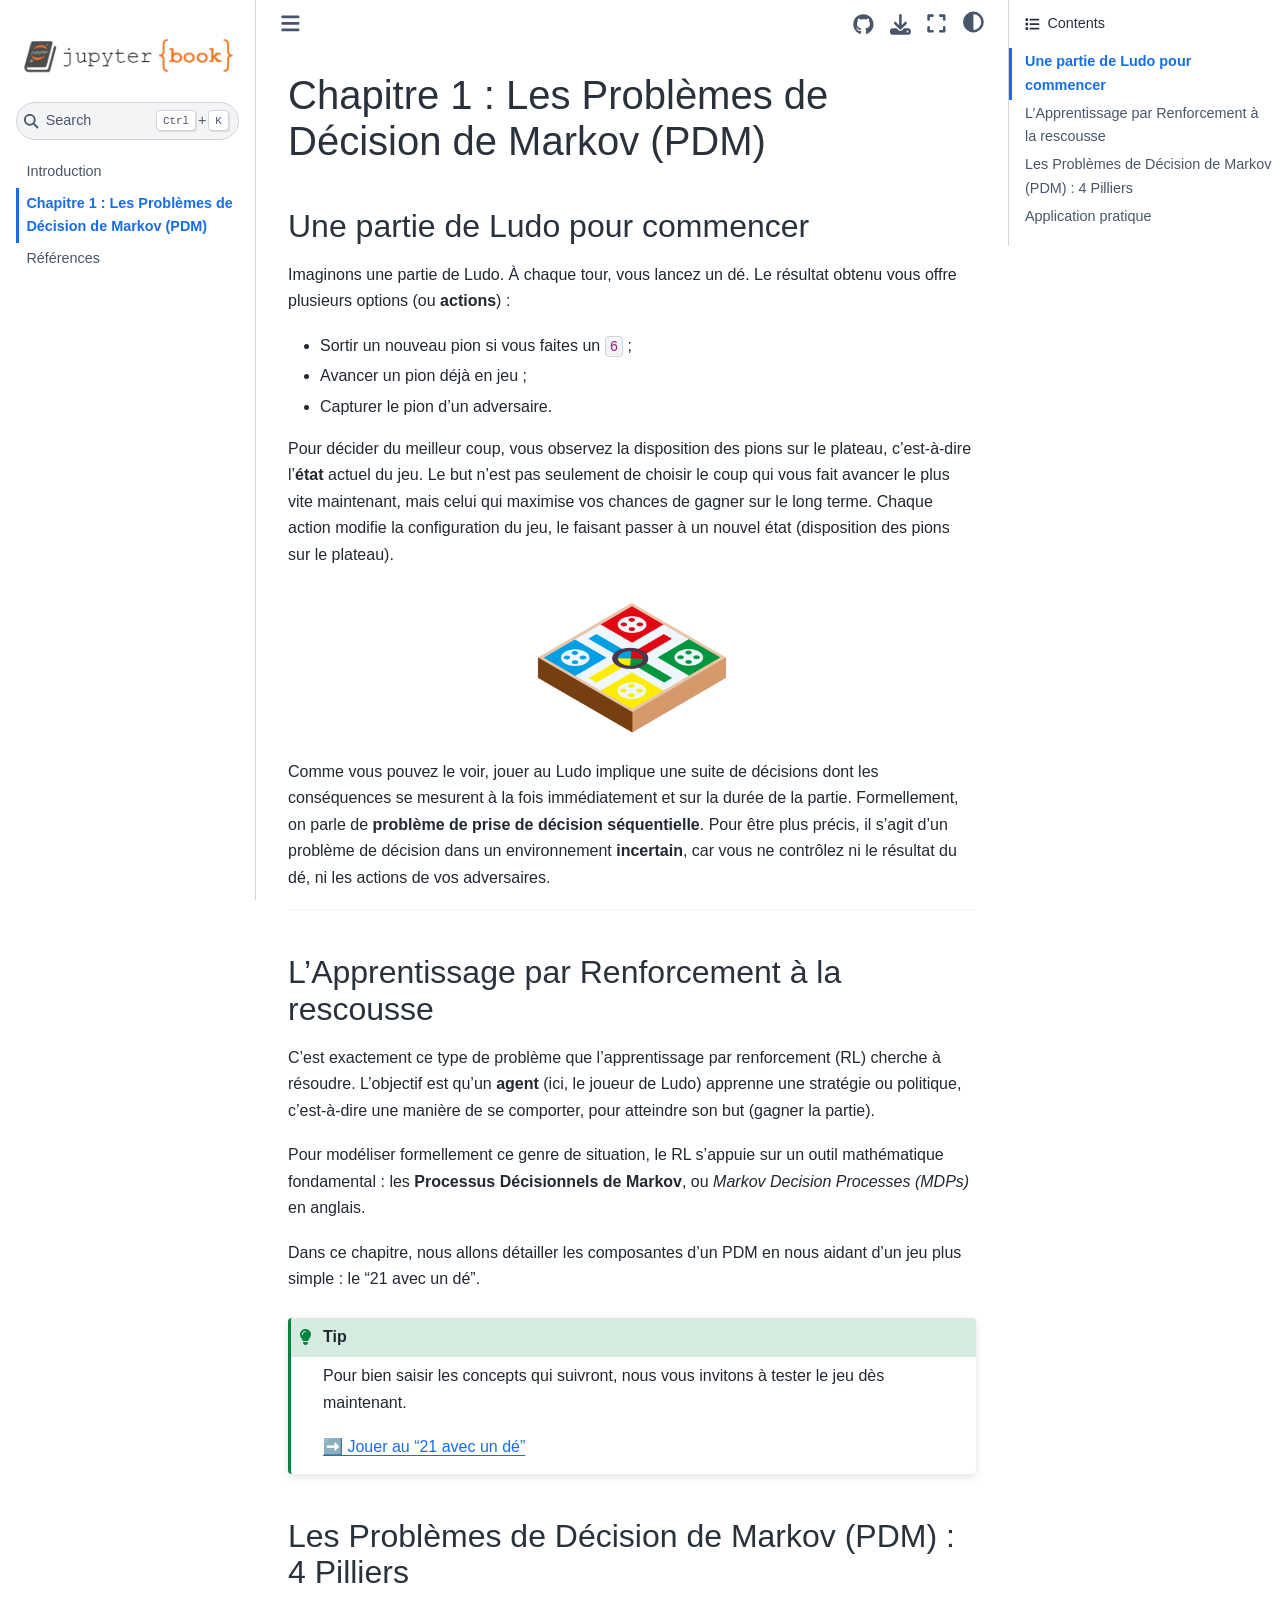
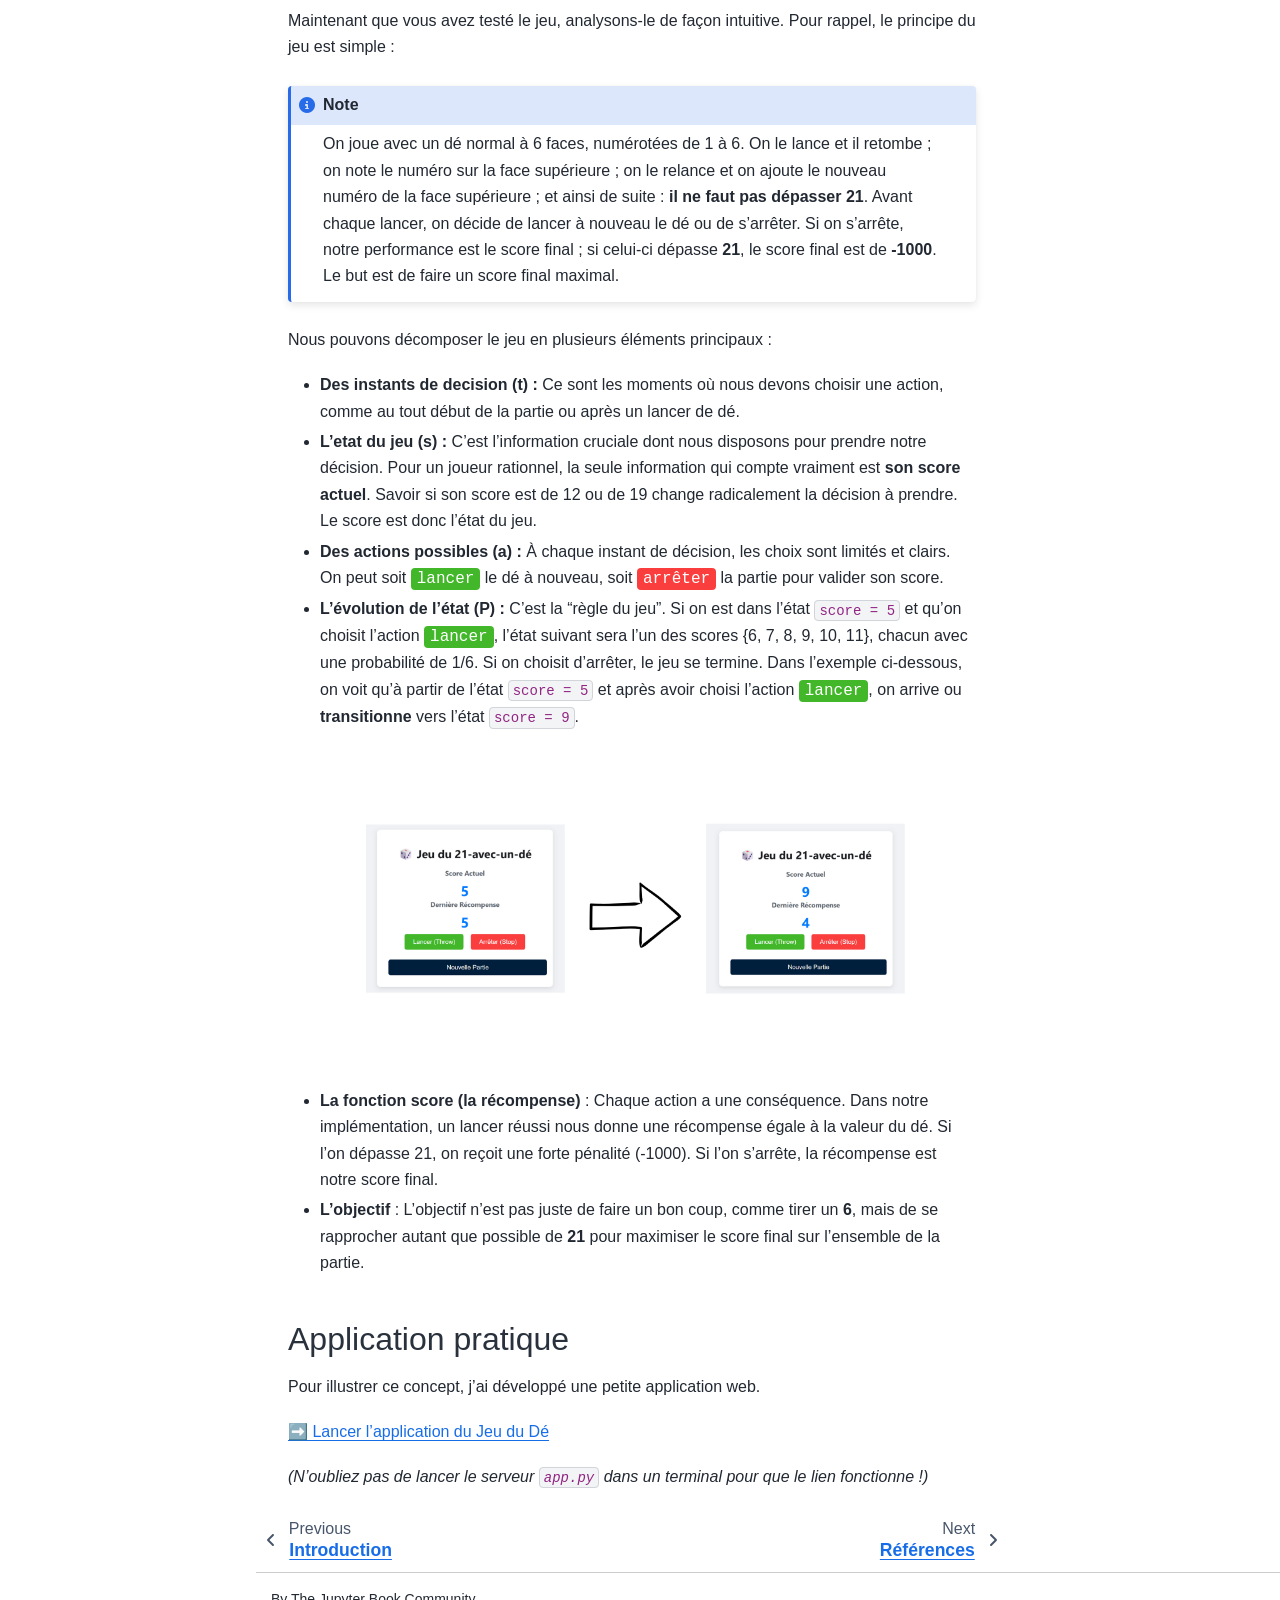
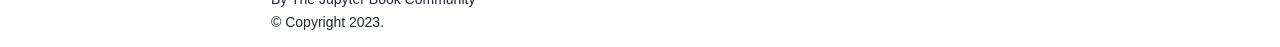
<file: jupyter_book/_build/html/ch01_jeu_de.html>
<!DOCTYPE html>


<html lang="en" data-content_root="./" >

  <head>
    <meta charset="utf-8" />
    <meta name="viewport" content="width=device-width, initial-scale=1.0" /><meta name="viewport" content="width=device-width, initial-scale=1" />

    <title>Chapitre 1 : Les Problèmes de Décision de Markov (PDM) &#8212; My sample book</title>
  
  
  
  <script data-cfasync="false">
    document.documentElement.dataset.mode = localStorage.getItem("mode") || "";
    document.documentElement.dataset.theme = localStorage.getItem("theme") || "";
  </script>
  
  <!-- Loaded before other Sphinx assets -->
  <link href="_static/styles/theme.css?digest=dfe6caa3a7d634c4db9b" rel="stylesheet" />
<link href="_static/styles/bootstrap.css?digest=dfe6caa3a7d634c4db9b" rel="stylesheet" />
<link href="_static/styles/pydata-sphinx-theme.css?digest=dfe6caa3a7d634c4db9b" rel="stylesheet" />

  
  <link href="_static/vendor/fontawesome/6.5.2/css/all.min.css?digest=dfe6caa3a7d634c4db9b" rel="stylesheet" />
  <link rel="preload" as="font" type="font/woff2" crossorigin href="_static/vendor/fontawesome/6.5.2/webfonts/fa-solid-900.woff2" />
<link rel="preload" as="font" type="font/woff2" crossorigin href="_static/vendor/fontawesome/6.5.2/webfonts/fa-brands-400.woff2" />
<link rel="preload" as="font" type="font/woff2" crossorigin href="_static/vendor/fontawesome/6.5.2/webfonts/fa-regular-400.woff2" />

    <link rel="stylesheet" type="text/css" href="_static/pygments.css?v=03e43079" />
    <link rel="stylesheet" type="text/css" href="_static/styles/sphinx-book-theme.css?v=eba8b062" />
    <link rel="stylesheet" type="text/css" href="_static/togglebutton.css?v=13237357" />
    <link rel="stylesheet" type="text/css" href="_static/copybutton.css?v=76b2166b" />
    <link rel="stylesheet" type="text/css" href="_static/mystnb.8ecb98da25f57f5357bf6f572d296f466b2cfe2517ffebfabe82451661e28f02.css?v=6644e6bb" />
    <link rel="stylesheet" type="text/css" href="_static/sphinx-thebe.css?v=4fa983c6" />
    <link rel="stylesheet" type="text/css" href="_static/sphinx-design.min.css?v=95c83b7e" />
  
  <!-- Pre-loaded scripts that we'll load fully later -->
  <link rel="preload" as="script" href="_static/scripts/bootstrap.js?digest=dfe6caa3a7d634c4db9b" />
<link rel="preload" as="script" href="_static/scripts/pydata-sphinx-theme.js?digest=dfe6caa3a7d634c4db9b" />
  <script src="_static/vendor/fontawesome/6.5.2/js/all.min.js?digest=dfe6caa3a7d634c4db9b"></script>

    <script src="_static/documentation_options.js?v=9eb32ce0"></script>
    <script src="_static/doctools.js?v=9a2dae69"></script>
    <script src="_static/sphinx_highlight.js?v=dc90522c"></script>
    <script src="_static/clipboard.min.js?v=a7894cd8"></script>
    <script src="_static/copybutton.js?v=f281be69"></script>
    <script src="_static/scripts/sphinx-book-theme.js?v=887ef09a"></script>
    <script>let toggleHintShow = 'Click to show';</script>
    <script>let toggleHintHide = 'Click to hide';</script>
    <script>let toggleOpenOnPrint = 'true';</script>
    <script src="_static/togglebutton.js?v=4a39c7ea"></script>
    <script>var togglebuttonSelector = '.toggle, .admonition.dropdown';</script>
    <script src="_static/design-tabs.js?v=f930bc37"></script>
    <script>const THEBE_JS_URL = "https://unpkg.com/thebe@0.8.2/lib/index.js"; const thebe_selector = ".thebe,.cell"; const thebe_selector_input = "pre"; const thebe_selector_output = ".output, .cell_output"</script>
    <script async="async" src="_static/sphinx-thebe.js?v=c100c467"></script>
    <script>var togglebuttonSelector = '.toggle, .admonition.dropdown';</script>
    <script>const THEBE_JS_URL = "https://unpkg.com/thebe@0.8.2/lib/index.js"; const thebe_selector = ".thebe,.cell"; const thebe_selector_input = "pre"; const thebe_selector_output = ".output, .cell_output"</script>
    <script>DOCUMENTATION_OPTIONS.pagename = 'ch01_jeu_de';</script>
    <link rel="index" title="Index" href="genindex.html" />
    <link rel="search" title="Search" href="search.html" />
    <link rel="next" title="Références" href="references.html" />
    <link rel="prev" title="Introduction" href="intro.html" />
  <meta name="viewport" content="width=device-width, initial-scale=1"/>
  <meta name="docsearch:language" content="en"/>
  </head>
  
  
  <body data-bs-spy="scroll" data-bs-target=".bd-toc-nav" data-offset="180" data-bs-root-margin="0px 0px -60%" data-default-mode="">

  
  
  <div id="pst-skip-link" class="skip-link d-print-none"><a href="#main-content">Skip to main content</a></div>
  
  <div id="pst-scroll-pixel-helper"></div>
  
  <button type="button" class="btn rounded-pill" id="pst-back-to-top">
    <i class="fa-solid fa-arrow-up"></i>Back to top</button>

  
  <input type="checkbox"
          class="sidebar-toggle"
          id="pst-primary-sidebar-checkbox"/>
  <label class="overlay overlay-primary" for="pst-primary-sidebar-checkbox"></label>
  
  <input type="checkbox"
          class="sidebar-toggle"
          id="pst-secondary-sidebar-checkbox"/>
  <label class="overlay overlay-secondary" for="pst-secondary-sidebar-checkbox"></label>
  
  <div class="search-button__wrapper">
    <div class="search-button__overlay"></div>
    <div class="search-button__search-container">
<form class="bd-search d-flex align-items-center"
      action="search.html"
      method="get">
  <i class="fa-solid fa-magnifying-glass"></i>
  <input type="search"
         class="form-control"
         name="q"
         id="search-input"
         placeholder="Search this book..."
         aria-label="Search this book..."
         autocomplete="off"
         autocorrect="off"
         autocapitalize="off"
         spellcheck="false"/>
  <span class="search-button__kbd-shortcut"><kbd class="kbd-shortcut__modifier">Ctrl</kbd>+<kbd>K</kbd></span>
</form></div>
  </div>

  <div class="pst-async-banner-revealer d-none">
  <aside id="bd-header-version-warning" class="d-none d-print-none" aria-label="Version warning"></aside>
</div>

  
    <header class="bd-header navbar navbar-expand-lg bd-navbar d-print-none">
    </header>
  

  <div class="bd-container">
    <div class="bd-container__inner bd-page-width">
      
      
      
      <div class="bd-sidebar-primary bd-sidebar">
        

  
  <div class="sidebar-header-items sidebar-primary__section">
    
    
    
    
  </div>
  
    <div class="sidebar-primary-items__start sidebar-primary__section">
        <div class="sidebar-primary-item">

  
    
  

<a class="navbar-brand logo" href="intro.html">
  
  
  
  
  
    
    
      
    
    
    <img src="_static/logo.png" class="logo__image only-light" alt="My sample book - Home"/>
    <script>document.write(`<img src="_static/logo.png" class="logo__image only-dark" alt="My sample book - Home"/>`);</script>
  
  
</a></div>
        <div class="sidebar-primary-item">

 <script>
 document.write(`
   <button class="btn search-button-field search-button__button" title="Search" aria-label="Search" data-bs-placement="bottom" data-bs-toggle="tooltip">
    <i class="fa-solid fa-magnifying-glass"></i>
    <span class="search-button__default-text">Search</span>
    <span class="search-button__kbd-shortcut"><kbd class="kbd-shortcut__modifier">Ctrl</kbd>+<kbd class="kbd-shortcut__modifier">K</kbd></span>
   </button>
 `);
 </script></div>
        <div class="sidebar-primary-item"><nav class="bd-links bd-docs-nav" aria-label="Main">
    <div class="bd-toc-item navbar-nav active">
        
        <ul class="nav bd-sidenav bd-sidenav__home-link">
            <li class="toctree-l1">
                <a class="reference internal" href="intro.html">
                    Introduction
                </a>
            </li>
        </ul>
        <ul class="current nav bd-sidenav">
<li class="toctree-l1 current active"><a class="current reference internal" href="#">Chapitre 1 : Les Problèmes de Décision de Markov (PDM)</a></li>
<li class="toctree-l1"><a class="reference internal" href="references.html">Références</a></li>
</ul>

    </div>
</nav></div>
    </div>
  
  
  <div class="sidebar-primary-items__end sidebar-primary__section">
  </div>
  
  <div id="rtd-footer-container"></div>


      </div>
      
      <main id="main-content" class="bd-main" role="main">
        
        

<div class="sbt-scroll-pixel-helper"></div>

          <div class="bd-content">
            <div class="bd-article-container">
              
              <div class="bd-header-article d-print-none">
<div class="header-article-items header-article__inner">
  
    <div class="header-article-items__start">
      
        <div class="header-article-item"><button class="sidebar-toggle primary-toggle btn btn-sm" title="Toggle primary sidebar" data-bs-placement="bottom" data-bs-toggle="tooltip">
  <span class="fa-solid fa-bars"></span>
</button></div>
      
    </div>
  
  
    <div class="header-article-items__end">
      
        <div class="header-article-item">

<div class="article-header-buttons">





<div class="dropdown dropdown-source-buttons">
  <button class="btn dropdown-toggle" type="button" data-bs-toggle="dropdown" aria-expanded="false" aria-label="Source repositories">
    <i class="fab fa-github"></i>
  </button>
  <ul class="dropdown-menu">
      
      
      
      <li><a href="https://github.com/executablebooks/jupyter-book" target="_blank"
   class="btn btn-sm btn-source-repository-button dropdown-item"
   title="Source repository"
   data-bs-placement="left" data-bs-toggle="tooltip"
>
  

<span class="btn__icon-container">
  <i class="fab fa-github"></i>
  </span>
<span class="btn__text-container">Repository</span>
</a>
</li>
      
      
      
      
      <li><a href="https://github.com/executablebooks/jupyter-book/issues/new?title=Issue%20on%20page%20%2Fch01_jeu_de.html&body=Your%20issue%20content%20here." target="_blank"
   class="btn btn-sm btn-source-issues-button dropdown-item"
   title="Open an issue"
   data-bs-placement="left" data-bs-toggle="tooltip"
>
  

<span class="btn__icon-container">
  <i class="fas fa-lightbulb"></i>
  </span>
<span class="btn__text-container">Open issue</span>
</a>
</li>
      
  </ul>
</div>






<div class="dropdown dropdown-download-buttons">
  <button class="btn dropdown-toggle" type="button" data-bs-toggle="dropdown" aria-expanded="false" aria-label="Download this page">
    <i class="fas fa-download"></i>
  </button>
  <ul class="dropdown-menu">
      
      
      
      <li><a href="_sources/ch01_jeu_de.md" target="_blank"
   class="btn btn-sm btn-download-source-button dropdown-item"
   title="Download source file"
   data-bs-placement="left" data-bs-toggle="tooltip"
>
  

<span class="btn__icon-container">
  <i class="fas fa-file"></i>
  </span>
<span class="btn__text-container">.md</span>
</a>
</li>
      
      
      
      
      <li>
<button onclick="window.print()"
  class="btn btn-sm btn-download-pdf-button dropdown-item"
  title="Print to PDF"
  data-bs-placement="left" data-bs-toggle="tooltip"
>
  

<span class="btn__icon-container">
  <i class="fas fa-file-pdf"></i>
  </span>
<span class="btn__text-container">.pdf</span>
</button>
</li>
      
  </ul>
</div>




<button onclick="toggleFullScreen()"
  class="btn btn-sm btn-fullscreen-button"
  title="Fullscreen mode"
  data-bs-placement="bottom" data-bs-toggle="tooltip"
>
  

<span class="btn__icon-container">
  <i class="fas fa-expand"></i>
  </span>

</button>



<script>
document.write(`
  <button class="btn btn-sm nav-link pst-navbar-icon theme-switch-button" title="light/dark" aria-label="light/dark" data-bs-placement="bottom" data-bs-toggle="tooltip">
    <i class="theme-switch fa-solid fa-sun fa-lg" data-mode="light"></i>
    <i class="theme-switch fa-solid fa-moon fa-lg" data-mode="dark"></i>
    <i class="theme-switch fa-solid fa-circle-half-stroke fa-lg" data-mode="auto"></i>
  </button>
`);
</script>


<script>
document.write(`
  <button class="btn btn-sm pst-navbar-icon search-button search-button__button" title="Search" aria-label="Search" data-bs-placement="bottom" data-bs-toggle="tooltip">
    <i class="fa-solid fa-magnifying-glass fa-lg"></i>
  </button>
`);
</script>
<button class="sidebar-toggle secondary-toggle btn btn-sm" title="Toggle secondary sidebar" data-bs-placement="bottom" data-bs-toggle="tooltip">
    <span class="fa-solid fa-list"></span>
</button>
</div></div>
      
    </div>
  
</div>
</div>
              
              

<div id="jb-print-docs-body" class="onlyprint">
    <h1>Chapitre 1 : Les Problèmes de Décision de Markov (PDM)</h1>
    <!-- Table of contents -->
    <div id="print-main-content">
        <div id="jb-print-toc">
            
            <div>
                <h2> Contents </h2>
            </div>
            <nav aria-label="Page">
                <ul class="visible nav section-nav flex-column">
<li class="toc-h2 nav-item toc-entry"><a class="reference internal nav-link" href="#une-partie-de-ludo-pour-commencer">Une partie de Ludo pour commencer</a></li>
<li class="toc-h2 nav-item toc-entry"><a class="reference internal nav-link" href="#l-apprentissage-par-renforcement-a-la-rescousse">L’Apprentissage par Renforcement à la rescousse</a></li>
<li class="toc-h2 nav-item toc-entry"><a class="reference internal nav-link" href="#les-problemes-de-decision-de-markov-pdm-4-pilliers">Les Problèmes de Décision de Markov (PDM) : 4 Pilliers</a></li>
<li class="toc-h2 nav-item toc-entry"><a class="reference internal nav-link" href="#application-pratique">Application pratique</a></li>
</ul>
            </nav>
        </div>
    </div>
</div>

              
                
<div id="searchbox"></div>
                <article class="bd-article">
                  
  <section class="tex2jax_ignore mathjax_ignore" id="chapitre-1-les-problemes-de-decision-de-markov-pdm">
<h1>Chapitre 1 : Les Problèmes de Décision de Markov (PDM)<a class="headerlink" href="#chapitre-1-les-problemes-de-decision-de-markov-pdm" title="Link to this heading">#</a></h1>
<section id="une-partie-de-ludo-pour-commencer">
<h2>Une partie de Ludo pour commencer<a class="headerlink" href="#une-partie-de-ludo-pour-commencer" title="Link to this heading">#</a></h2>
<p>Imaginons une partie de Ludo. À chaque tour, vous lancez un dé. Le résultat obtenu vous offre plusieurs options (ou <strong>actions</strong>) :</p>
<ul class="simple">
<li><p>Sortir un nouveau pion si vous faites un <code class="docutils literal notranslate"><span class="pre">6</span></code> ;</p></li>
<li><p>Avancer un pion déjà en jeu ;</p></li>
<li><p>Capturer le pion d’un adversaire.</p></li>
</ul>
<p>Pour décider du meilleur coup, vous observez la disposition des pions sur le plateau, c’est-à-dire l’<strong>état</strong> actuel du jeu. Le but n’est pas seulement de choisir le coup qui vous fait avancer le plus vite maintenant, mais celui qui maximise vos chances de gagner sur le long terme. Chaque action modifie la configuration du jeu, le faisant passer à un nouvel état (disposition des pions sur le plateau).</p>
<a class="bg-transparent mb-1 reference internal image-reference" href="_images/ludo.png"><img alt="ludo" class="bg-transparent mb-1 align-center" src="_images/ludo.png" style="width: 300px;" />
</a>
<p>Comme vous pouvez le voir, jouer au Ludo implique une suite de décisions dont les conséquences se mesurent à la fois immédiatement et sur la durée de la partie. Formellement, on parle de <strong>problème de prise de décision séquentielle</strong>. Pour être plus précis, il s’agit d’un problème de décision dans un environnement <strong>incertain</strong>, car vous ne contrôlez ni le résultat du dé, ni les actions de vos adversaires.</p>
</section>
<hr class="docutils" />
<section id="l-apprentissage-par-renforcement-a-la-rescousse">
<h2>L’Apprentissage par Renforcement à la rescousse<a class="headerlink" href="#l-apprentissage-par-renforcement-a-la-rescousse" title="Link to this heading">#</a></h2>
<p>C’est exactement ce type de problème que l’apprentissage par renforcement (RL) cherche à résoudre. L’objectif est qu’un <strong>agent</strong> (ici, le joueur de Ludo) apprenne une stratégie ou politique, c’est-à-dire une manière de se comporter, pour atteindre son but (gagner la partie).</p>
<p>Pour modéliser formellement ce genre de situation, le RL s’appuie sur un outil mathématique fondamental : les <strong>Processus Décisionnels de Markov</strong>, ou <em>Markov Decision Processes (MDPs)</em> en anglais.</p>
<p>Dans ce chapitre, nous allons détailler les composantes d’un PDM en nous aidant d’un jeu plus simple : le “21 avec un dé”.</p>
<div class="admonition tip">
<p class="admonition-title">Tip</p>
<p>Pour bien saisir les concepts qui suivront, nous vous invitons à tester le jeu dès maintenant.</p>
<p><a href="https://www.google.com/url?sa=E&source=gmail&q=http://127.0.0.1:5000" target="_blank" rel="noopener noreferrer">➡️ Jouer au “21 avec un dé”</a></p>
</div>
</section>
<section id="les-problemes-de-decision-de-markov-pdm-4-pilliers">
<h2>Les Problèmes de Décision de Markov (PDM) : 4 Pilliers<a class="headerlink" href="#les-problemes-de-decision-de-markov-pdm-4-pilliers" title="Link to this heading">#</a></h2>
<p>Maintenant que vous avez testé le jeu, analysons-le de façon intuitive. Pour rappel, le principe du jeu est simple :</p>
<div class="admonition note">
<p class="admonition-title">Note</p>
<p>On joue avec un dé normal à 6 faces, numérotées de 1 à 6. On le lance et il retombe ; on note le numéro sur la face supérieure ; on le relance et on ajoute le nouveau numéro de la face supérieure ; et ainsi de suite : <strong>il ne faut pas dépasser 21</strong>. Avant chaque lancer, on décide de lancer à nouveau le dé ou de s’arrêter. Si on s’arrête, notre performance est le score final ; si celui-ci dépasse <strong>21</strong>, le score final est de <strong>-1000</strong>. Le but est de faire un score final maximal.</p>
</div>
<p>Nous pouvons décomposer le jeu en plusieurs éléments principaux :</p>
<ul class="simple">
<li><p><strong>Des instants de decision (t) :</strong> Ce sont les moments où nous devons choisir une action, comme au tout début de la partie ou après un lancer de dé.</p></li>
<li><p><strong>L’etat du jeu (s) :</strong> C’est l’information cruciale dont nous disposons pour prendre notre décision. Pour un joueur rationnel, la seule information qui compte vraiment est <strong>son score actuel</strong>. Savoir si son score est de 12 ou de 19 change radicalement la décision à prendre. Le score est donc l’état du jeu.</p></li>
<li><p><strong>Des actions possibles (a) :</strong> À chaque instant de décision, les choix sont limités et clairs. On peut soit <span style="background-color:#42b72a; color:white; padding: 2px 6px; border-radius: 4px; font-family: monospace;">lancer</span> le dé à nouveau, soit <span style="background-color:#fa3e3e; color:white; padding: 2px 6px; border-radius: 4px; font-family: monospace;">arrêter</span> la partie pour valider son score.</p></li>
<li><p><strong>L’évolution de l’état (P) :</strong> C’est la “règle du jeu”. Si on est dans l’état <code class="docutils literal notranslate"><span class="pre">score</span> <span class="pre">=</span> <span class="pre">5</span></code> et qu’on choisit l’action <span style="background-color:#42b72a; color:white; padding: 2px 6px; border-radius: 4px; font-family: monospace;">lancer</span>, l’état suivant sera l’un des scores {6, 7, 8, 9, 10, 11}, chacun avec une probabilité de 1/6. Si on choisit d’arrêter, le jeu se termine. Dans l’exemple ci-dessous, on voit qu’à partir de l’état <code class="docutils literal notranslate"><span class="pre">score</span> <span class="pre">=</span> <span class="pre">5</span></code> et après avoir choisi l’action <span style="background-color:#42b72a; color:white; padding: 2px 6px; border-radius: 4px; font-family: monospace;">lancer</span>, on arrive ou <strong>transitionne</strong> vers l’état <code class="docutils literal notranslate"><span class="pre">score</span> <span class="pre">=</span> <span class="pre">9</span></code>.</p></li>
</ul>
<a class="bg-transparent mb-1 reference internal image-reference" href="_images/dice21_transition.png"><img alt="transition" class="bg-transparent mb-1 align-center" src="_images/dice21_transition.png" style="width: 600px;" />
</a>
<ul class="simple">
<li><p><strong>La fonction score (la récompense)</strong> : Chaque action a une conséquence. Dans notre implémentation, un lancer réussi nous donne une récompense égale à la valeur du dé. Si l’on dépasse 21, on reçoit une forte pénalité (-1000). Si l’on s’arrête, la récompense est notre score final.</p></li>
<li><p><strong>L’objectif</strong> : L’objectif n’est pas juste de faire un bon coup, comme tirer un <strong>6</strong>, mais de se rapprocher autant que possible de <strong>21</strong> pour maximiser le score final sur l’ensemble de la partie.</p></li>
</ul>
</section>
<section id="application-pratique">
<h2>Application pratique<a class="headerlink" href="#application-pratique" title="Link to this heading">#</a></h2>
<p>Pour illustrer ce concept, j’ai développé une petite application web.</p>
<p><a href="https://www.google.com/url?sa=E&source=gmail&q=http://127.0.0.1:5000" target="_blank" rel="noopener noreferrer">➡️ Lancer l’application du Jeu du Dé</a></p>
<p><em>(N’oubliez pas de lancer le serveur <code class="docutils literal notranslate"><span class="pre">app.py</span></code> dans un terminal pour que le lien fonctionne !)</em></p>
</section>
</section>

    <script type="text/x-thebe-config">
    {
        requestKernel: true,
        binderOptions: {
            repo: "binder-examples/jupyter-stacks-datascience",
            ref: "master",
        },
        codeMirrorConfig: {
            theme: "abcdef",
            mode: "python"
        },
        kernelOptions: {
            name: "python3",
            path: "./."
        },
        predefinedOutput: true
    }
    </script>
    <script>kernelName = 'python3'</script>

                </article>
              

              
              
              
              
                <footer class="prev-next-footer d-print-none">
                  
<div class="prev-next-area">
    <a class="left-prev"
       href="intro.html"
       title="previous page">
      <i class="fa-solid fa-angle-left"></i>
      <div class="prev-next-info">
        <p class="prev-next-subtitle">previous</p>
        <p class="prev-next-title">Introduction</p>
      </div>
    </a>
    <a class="right-next"
       href="references.html"
       title="next page">
      <div class="prev-next-info">
        <p class="prev-next-subtitle">next</p>
        <p class="prev-next-title">Références</p>
      </div>
      <i class="fa-solid fa-angle-right"></i>
    </a>
</div>
                </footer>
              
            </div>
            
            
              
                <div class="bd-sidebar-secondary bd-toc"><div class="sidebar-secondary-items sidebar-secondary__inner">


  <div class="sidebar-secondary-item">
  <div class="page-toc tocsection onthispage">
    <i class="fa-solid fa-list"></i> Contents
  </div>
  <nav class="bd-toc-nav page-toc">
    <ul class="visible nav section-nav flex-column">
<li class="toc-h2 nav-item toc-entry"><a class="reference internal nav-link" href="#une-partie-de-ludo-pour-commencer">Une partie de Ludo pour commencer</a></li>
<li class="toc-h2 nav-item toc-entry"><a class="reference internal nav-link" href="#l-apprentissage-par-renforcement-a-la-rescousse">L’Apprentissage par Renforcement à la rescousse</a></li>
<li class="toc-h2 nav-item toc-entry"><a class="reference internal nav-link" href="#les-problemes-de-decision-de-markov-pdm-4-pilliers">Les Problèmes de Décision de Markov (PDM) : 4 Pilliers</a></li>
<li class="toc-h2 nav-item toc-entry"><a class="reference internal nav-link" href="#application-pratique">Application pratique</a></li>
</ul>
  </nav></div>

</div></div>
              
            
          </div>
          <footer class="bd-footer-content">
            
<div class="bd-footer-content__inner container">
  
  <div class="footer-item">
    
<p class="component-author">
By The Jupyter Book Community
</p>

  </div>
  
  <div class="footer-item">
    

  <p class="copyright">
    
      © Copyright 2023.
      <br/>
    
  </p>

  </div>
  
  <div class="footer-item">
    
  </div>
  
  <div class="footer-item">
    
  </div>
  
</div>
          </footer>
        

      </main>
    </div>
  </div>
  
  <!-- Scripts loaded after <body> so the DOM is not blocked -->
  <script src="_static/scripts/bootstrap.js?digest=dfe6caa3a7d634c4db9b"></script>
<script src="_static/scripts/pydata-sphinx-theme.js?digest=dfe6caa3a7d634c4db9b"></script>

  <footer class="bd-footer">
  </footer>
  </body>
</html>
</file>
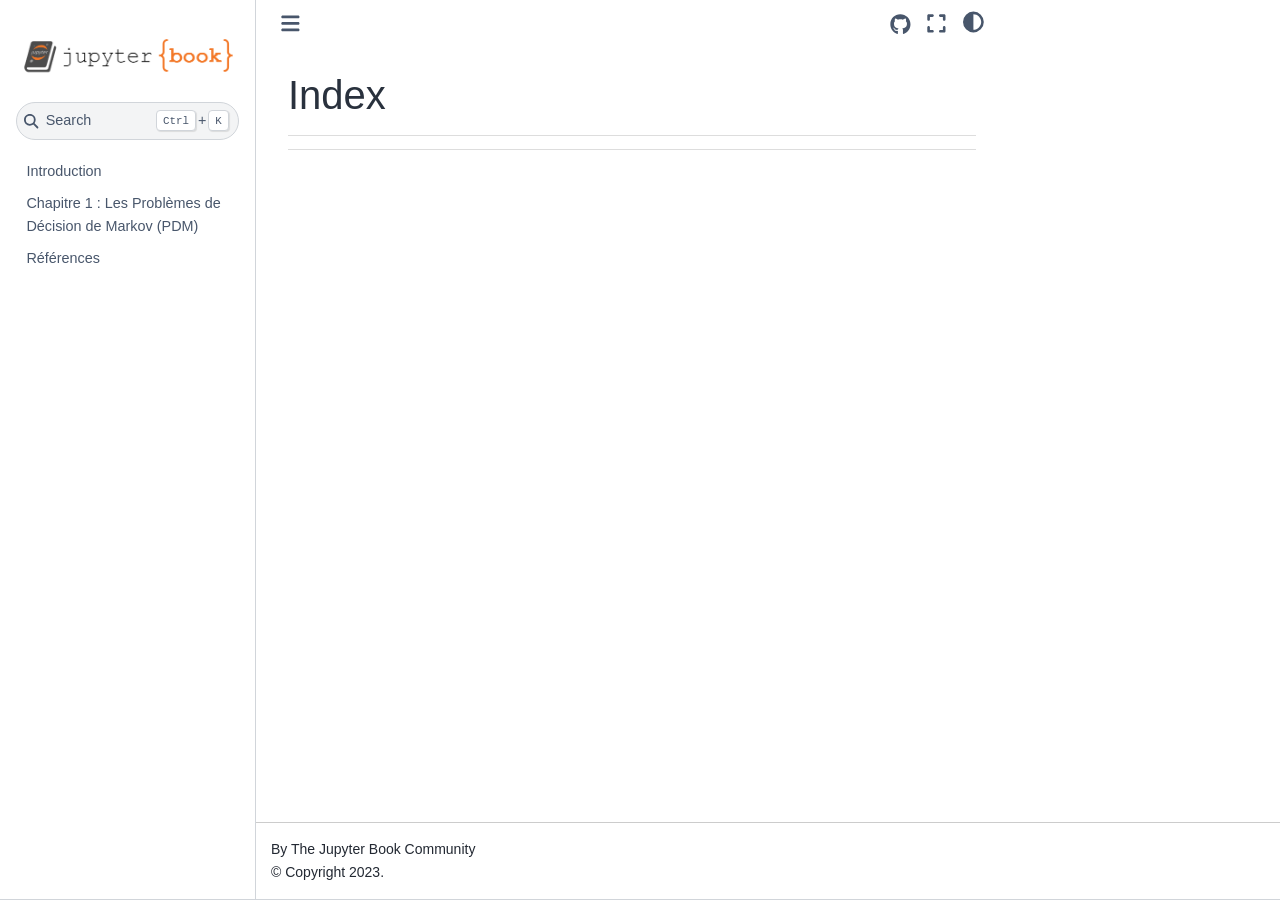
<file: jupyter_book/_build/html/genindex.html>
<!DOCTYPE html>


<html lang="en" data-content_root="./" >

  <head>
    <meta charset="utf-8" />
    <meta name="viewport" content="width=device-width, initial-scale=1.0" />
    <title>Index &#8212; My sample book</title>
  
  
  
  <script data-cfasync="false">
    document.documentElement.dataset.mode = localStorage.getItem("mode") || "";
    document.documentElement.dataset.theme = localStorage.getItem("theme") || "";
  </script>
  
  <!-- Loaded before other Sphinx assets -->
  <link href="_static/styles/theme.css?digest=dfe6caa3a7d634c4db9b" rel="stylesheet" />
<link href="_static/styles/bootstrap.css?digest=dfe6caa3a7d634c4db9b" rel="stylesheet" />
<link href="_static/styles/pydata-sphinx-theme.css?digest=dfe6caa3a7d634c4db9b" rel="stylesheet" />

  
  <link href="_static/vendor/fontawesome/6.5.2/css/all.min.css?digest=dfe6caa3a7d634c4db9b" rel="stylesheet" />
  <link rel="preload" as="font" type="font/woff2" crossorigin href="_static/vendor/fontawesome/6.5.2/webfonts/fa-solid-900.woff2" />
<link rel="preload" as="font" type="font/woff2" crossorigin href="_static/vendor/fontawesome/6.5.2/webfonts/fa-brands-400.woff2" />
<link rel="preload" as="font" type="font/woff2" crossorigin href="_static/vendor/fontawesome/6.5.2/webfonts/fa-regular-400.woff2" />

    <link rel="stylesheet" type="text/css" href="_static/pygments.css?v=03e43079" />
    <link rel="stylesheet" type="text/css" href="_static/styles/sphinx-book-theme.css?v=eba8b062" />
    <link rel="stylesheet" type="text/css" href="_static/togglebutton.css?v=13237357" />
    <link rel="stylesheet" type="text/css" href="_static/copybutton.css?v=76b2166b" />
    <link rel="stylesheet" type="text/css" href="_static/mystnb.8ecb98da25f57f5357bf6f572d296f466b2cfe2517ffebfabe82451661e28f02.css?v=6644e6bb" />
    <link rel="stylesheet" type="text/css" href="_static/sphinx-thebe.css?v=4fa983c6" />
    <link rel="stylesheet" type="text/css" href="_static/sphinx-design.min.css?v=95c83b7e" />
  
  <!-- Pre-loaded scripts that we'll load fully later -->
  <link rel="preload" as="script" href="_static/scripts/bootstrap.js?digest=dfe6caa3a7d634c4db9b" />
<link rel="preload" as="script" href="_static/scripts/pydata-sphinx-theme.js?digest=dfe6caa3a7d634c4db9b" />
  <script src="_static/vendor/fontawesome/6.5.2/js/all.min.js?digest=dfe6caa3a7d634c4db9b"></script>

    <script src="_static/documentation_options.js?v=9eb32ce0"></script>
    <script src="_static/doctools.js?v=9a2dae69"></script>
    <script src="_static/sphinx_highlight.js?v=dc90522c"></script>
    <script src="_static/clipboard.min.js?v=a7894cd8"></script>
    <script src="_static/copybutton.js?v=f281be69"></script>
    <script src="_static/scripts/sphinx-book-theme.js?v=887ef09a"></script>
    <script>let toggleHintShow = 'Click to show';</script>
    <script>let toggleHintHide = 'Click to hide';</script>
    <script>let toggleOpenOnPrint = 'true';</script>
    <script src="_static/togglebutton.js?v=4a39c7ea"></script>
    <script>var togglebuttonSelector = '.toggle, .admonition.dropdown';</script>
    <script src="_static/design-tabs.js?v=f930bc37"></script>
    <script>const THEBE_JS_URL = "https://unpkg.com/thebe@0.8.2/lib/index.js"; const thebe_selector = ".thebe,.cell"; const thebe_selector_input = "pre"; const thebe_selector_output = ".output, .cell_output"</script>
    <script async="async" src="_static/sphinx-thebe.js?v=c100c467"></script>
    <script>var togglebuttonSelector = '.toggle, .admonition.dropdown';</script>
    <script>const THEBE_JS_URL = "https://unpkg.com/thebe@0.8.2/lib/index.js"; const thebe_selector = ".thebe,.cell"; const thebe_selector_input = "pre"; const thebe_selector_output = ".output, .cell_output"</script>
    <script>DOCUMENTATION_OPTIONS.pagename = 'genindex';</script>
    <link rel="index" title="Index" href="#" />
    <link rel="search" title="Search" href="search.html" />
  <meta name="viewport" content="width=device-width, initial-scale=1"/>
  <meta name="docsearch:language" content="en"/>
  </head>
  
  
  <body data-bs-spy="scroll" data-bs-target=".bd-toc-nav" data-offset="180" data-bs-root-margin="0px 0px -60%" data-default-mode="">

  
  
  <div id="pst-skip-link" class="skip-link d-print-none"><a href="#main-content">Skip to main content</a></div>
  
  <div id="pst-scroll-pixel-helper"></div>
  
  <button type="button" class="btn rounded-pill" id="pst-back-to-top">
    <i class="fa-solid fa-arrow-up"></i>Back to top</button>

  
  <input type="checkbox"
          class="sidebar-toggle"
          id="pst-primary-sidebar-checkbox"/>
  <label class="overlay overlay-primary" for="pst-primary-sidebar-checkbox"></label>
  
  <input type="checkbox"
          class="sidebar-toggle"
          id="pst-secondary-sidebar-checkbox"/>
  <label class="overlay overlay-secondary" for="pst-secondary-sidebar-checkbox"></label>
  
  <div class="search-button__wrapper">
    <div class="search-button__overlay"></div>
    <div class="search-button__search-container">
<form class="bd-search d-flex align-items-center"
      action="search.html"
      method="get">
  <i class="fa-solid fa-magnifying-glass"></i>
  <input type="search"
         class="form-control"
         name="q"
         id="search-input"
         placeholder="Search this book..."
         aria-label="Search this book..."
         autocomplete="off"
         autocorrect="off"
         autocapitalize="off"
         spellcheck="false"/>
  <span class="search-button__kbd-shortcut"><kbd class="kbd-shortcut__modifier">Ctrl</kbd>+<kbd>K</kbd></span>
</form></div>
  </div>

  <div class="pst-async-banner-revealer d-none">
  <aside id="bd-header-version-warning" class="d-none d-print-none" aria-label="Version warning"></aside>
</div>

  
    <header class="bd-header navbar navbar-expand-lg bd-navbar d-print-none">
    </header>
  

  <div class="bd-container">
    <div class="bd-container__inner bd-page-width">
      
      
      
        
      
      <div class="bd-sidebar-primary bd-sidebar">
        

  
  <div class="sidebar-header-items sidebar-primary__section">
    
    
    
    
  </div>
  
    <div class="sidebar-primary-items__start sidebar-primary__section">
        <div class="sidebar-primary-item">

  
    
  

<a class="navbar-brand logo" href="intro.html">
  
  
  
  
  
    
    
      
    
    
    <img src="_static/logo.png" class="logo__image only-light" alt="My sample book - Home"/>
    <script>document.write(`<img src="_static/logo.png" class="logo__image only-dark" alt="My sample book - Home"/>`);</script>
  
  
</a></div>
        <div class="sidebar-primary-item">

 <script>
 document.write(`
   <button class="btn search-button-field search-button__button" title="Search" aria-label="Search" data-bs-placement="bottom" data-bs-toggle="tooltip">
    <i class="fa-solid fa-magnifying-glass"></i>
    <span class="search-button__default-text">Search</span>
    <span class="search-button__kbd-shortcut"><kbd class="kbd-shortcut__modifier">Ctrl</kbd>+<kbd class="kbd-shortcut__modifier">K</kbd></span>
   </button>
 `);
 </script></div>
        <div class="sidebar-primary-item"><nav class="bd-links bd-docs-nav" aria-label="Main">
    <div class="bd-toc-item navbar-nav active">
        
        <ul class="nav bd-sidenav bd-sidenav__home-link">
            <li class="toctree-l1">
                <a class="reference internal" href="intro.html">
                    Introduction
                </a>
            </li>
        </ul>
        <ul class="nav bd-sidenav">
<li class="toctree-l1"><a class="reference internal" href="ch01_jeu_de.html">Chapitre 1 : Les Problèmes de Décision de Markov (PDM)</a></li>
<li class="toctree-l1"><a class="reference internal" href="references.html">Références</a></li>
</ul>

    </div>
</nav></div>
    </div>
  
  
  <div class="sidebar-primary-items__end sidebar-primary__section">
  </div>
  
  <div id="rtd-footer-container"></div>


      </div>
      
      <main id="main-content" class="bd-main" role="main">
        
        

<div class="sbt-scroll-pixel-helper"></div>

          <div class="bd-content">
            <div class="bd-article-container">
              
              <div class="bd-header-article d-print-none">
<div class="header-article-items header-article__inner">
  
    <div class="header-article-items__start">
      
        <div class="header-article-item"><button class="sidebar-toggle primary-toggle btn btn-sm" title="Toggle primary sidebar" data-bs-placement="bottom" data-bs-toggle="tooltip">
  <span class="fa-solid fa-bars"></span>
</button></div>
      
    </div>
  
  
    <div class="header-article-items__end">
      
        <div class="header-article-item">

<div class="article-header-buttons">





<div class="dropdown dropdown-source-buttons">
  <button class="btn dropdown-toggle" type="button" data-bs-toggle="dropdown" aria-expanded="false" aria-label="Source repositories">
    <i class="fab fa-github"></i>
  </button>
  <ul class="dropdown-menu">
      
      
      
      <li><a href="https://github.com/executablebooks/jupyter-book" target="_blank"
   class="btn btn-sm btn-source-repository-button dropdown-item"
   title="Source repository"
   data-bs-placement="left" data-bs-toggle="tooltip"
>
  

<span class="btn__icon-container">
  <i class="fab fa-github"></i>
  </span>
<span class="btn__text-container">Repository</span>
</a>
</li>
      
      
      
      
      <li><a href="https://github.com/executablebooks/jupyter-book/issues/new?title=Issue%20on%20page%20%2Fgenindex.html&body=Your%20issue%20content%20here." target="_blank"
   class="btn btn-sm btn-source-issues-button dropdown-item"
   title="Open an issue"
   data-bs-placement="left" data-bs-toggle="tooltip"
>
  

<span class="btn__icon-container">
  <i class="fas fa-lightbulb"></i>
  </span>
<span class="btn__text-container">Open issue</span>
</a>
</li>
      
  </ul>
</div>




<button onclick="toggleFullScreen()"
  class="btn btn-sm btn-fullscreen-button"
  title="Fullscreen mode"
  data-bs-placement="bottom" data-bs-toggle="tooltip"
>
  

<span class="btn__icon-container">
  <i class="fas fa-expand"></i>
  </span>

</button>



<script>
document.write(`
  <button class="btn btn-sm nav-link pst-navbar-icon theme-switch-button" title="light/dark" aria-label="light/dark" data-bs-placement="bottom" data-bs-toggle="tooltip">
    <i class="theme-switch fa-solid fa-sun fa-lg" data-mode="light"></i>
    <i class="theme-switch fa-solid fa-moon fa-lg" data-mode="dark"></i>
    <i class="theme-switch fa-solid fa-circle-half-stroke fa-lg" data-mode="auto"></i>
  </button>
`);
</script>


<script>
document.write(`
  <button class="btn btn-sm pst-navbar-icon search-button search-button__button" title="Search" aria-label="Search" data-bs-placement="bottom" data-bs-toggle="tooltip">
    <i class="fa-solid fa-magnifying-glass fa-lg"></i>
  </button>
`);
</script>

</div></div>
      
    </div>
  
</div>
</div>
              
              

<div id="jb-print-docs-body" class="onlyprint">
    <h1></h1>
    <!-- Table of contents -->
    <div id="print-main-content">
        <div id="jb-print-toc">
            
        </div>
    </div>
</div>

              
                
<div id="searchbox"></div>
                <article class="bd-article">
                  

<h1 id="index">Index</h1>

<div class="genindex-jumpbox">
 
</div>


                </article>
              

              
              
              
              
                <footer class="prev-next-footer d-print-none">
                  
<div class="prev-next-area">
</div>
                </footer>
              
            </div>
            
            
              
            
          </div>
          <footer class="bd-footer-content">
            
<div class="bd-footer-content__inner container">
  
  <div class="footer-item">
    
<p class="component-author">
By The Jupyter Book Community
</p>

  </div>
  
  <div class="footer-item">
    

  <p class="copyright">
    
      © Copyright 2023.
      <br/>
    
  </p>

  </div>
  
  <div class="footer-item">
    
  </div>
  
  <div class="footer-item">
    
  </div>
  
</div>
          </footer>
        

      </main>
    </div>
  </div>
  
  <!-- Scripts loaded after <body> so the DOM is not blocked -->
  <script src="_static/scripts/bootstrap.js?digest=dfe6caa3a7d634c4db9b"></script>
<script src="_static/scripts/pydata-sphinx-theme.js?digest=dfe6caa3a7d634c4db9b"></script>

  <footer class="bd-footer">
  </footer>
  </body>
</html>
</file>
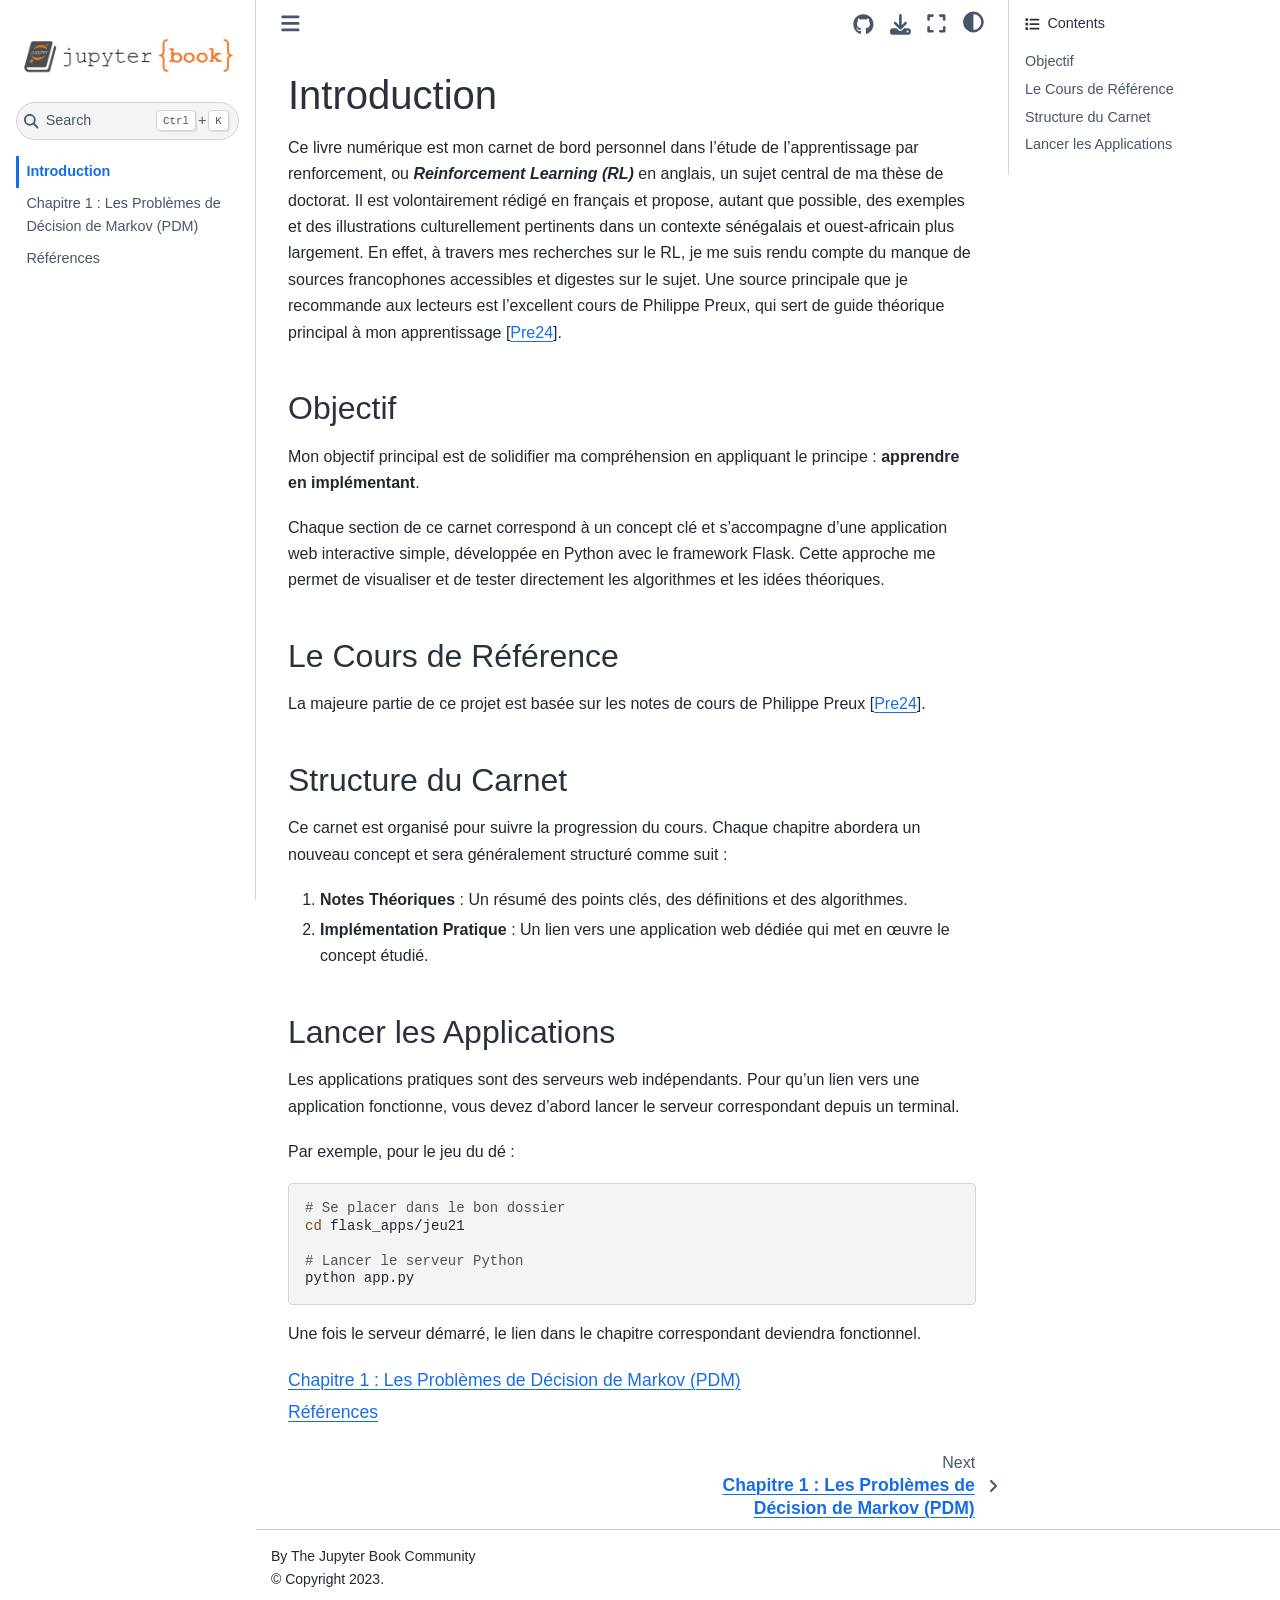
<file: jupyter_book/_build/html/intro.html>
<!DOCTYPE html>


<html lang="en" data-content_root="./" >

  <head>
    <meta charset="utf-8" />
    <meta name="viewport" content="width=device-width, initial-scale=1.0" /><meta name="viewport" content="width=device-width, initial-scale=1" />

    <title>Introduction &#8212; My sample book</title>
  
  
  
  <script data-cfasync="false">
    document.documentElement.dataset.mode = localStorage.getItem("mode") || "";
    document.documentElement.dataset.theme = localStorage.getItem("theme") || "";
  </script>
  
  <!-- Loaded before other Sphinx assets -->
  <link href="_static/styles/theme.css?digest=dfe6caa3a7d634c4db9b" rel="stylesheet" />
<link href="_static/styles/bootstrap.css?digest=dfe6caa3a7d634c4db9b" rel="stylesheet" />
<link href="_static/styles/pydata-sphinx-theme.css?digest=dfe6caa3a7d634c4db9b" rel="stylesheet" />

  
  <link href="_static/vendor/fontawesome/6.5.2/css/all.min.css?digest=dfe6caa3a7d634c4db9b" rel="stylesheet" />
  <link rel="preload" as="font" type="font/woff2" crossorigin href="_static/vendor/fontawesome/6.5.2/webfonts/fa-solid-900.woff2" />
<link rel="preload" as="font" type="font/woff2" crossorigin href="_static/vendor/fontawesome/6.5.2/webfonts/fa-brands-400.woff2" />
<link rel="preload" as="font" type="font/woff2" crossorigin href="_static/vendor/fontawesome/6.5.2/webfonts/fa-regular-400.woff2" />

    <link rel="stylesheet" type="text/css" href="_static/pygments.css?v=03e43079" />
    <link rel="stylesheet" type="text/css" href="_static/styles/sphinx-book-theme.css?v=eba8b062" />
    <link rel="stylesheet" type="text/css" href="_static/togglebutton.css?v=13237357" />
    <link rel="stylesheet" type="text/css" href="_static/copybutton.css?v=76b2166b" />
    <link rel="stylesheet" type="text/css" href="_static/mystnb.8ecb98da25f57f5357bf6f572d296f466b2cfe2517ffebfabe82451661e28f02.css?v=6644e6bb" />
    <link rel="stylesheet" type="text/css" href="_static/sphinx-thebe.css?v=4fa983c6" />
    <link rel="stylesheet" type="text/css" href="_static/sphinx-design.min.css?v=95c83b7e" />
  
  <!-- Pre-loaded scripts that we'll load fully later -->
  <link rel="preload" as="script" href="_static/scripts/bootstrap.js?digest=dfe6caa3a7d634c4db9b" />
<link rel="preload" as="script" href="_static/scripts/pydata-sphinx-theme.js?digest=dfe6caa3a7d634c4db9b" />
  <script src="_static/vendor/fontawesome/6.5.2/js/all.min.js?digest=dfe6caa3a7d634c4db9b"></script>

    <script src="_static/documentation_options.js?v=9eb32ce0"></script>
    <script src="_static/doctools.js?v=9a2dae69"></script>
    <script src="_static/sphinx_highlight.js?v=dc90522c"></script>
    <script src="_static/clipboard.min.js?v=a7894cd8"></script>
    <script src="_static/copybutton.js?v=f281be69"></script>
    <script src="_static/scripts/sphinx-book-theme.js?v=887ef09a"></script>
    <script>let toggleHintShow = 'Click to show';</script>
    <script>let toggleHintHide = 'Click to hide';</script>
    <script>let toggleOpenOnPrint = 'true';</script>
    <script src="_static/togglebutton.js?v=4a39c7ea"></script>
    <script>var togglebuttonSelector = '.toggle, .admonition.dropdown';</script>
    <script src="_static/design-tabs.js?v=f930bc37"></script>
    <script>const THEBE_JS_URL = "https://unpkg.com/thebe@0.8.2/lib/index.js"; const thebe_selector = ".thebe,.cell"; const thebe_selector_input = "pre"; const thebe_selector_output = ".output, .cell_output"</script>
    <script async="async" src="_static/sphinx-thebe.js?v=c100c467"></script>
    <script>var togglebuttonSelector = '.toggle, .admonition.dropdown';</script>
    <script>const THEBE_JS_URL = "https://unpkg.com/thebe@0.8.2/lib/index.js"; const thebe_selector = ".thebe,.cell"; const thebe_selector_input = "pre"; const thebe_selector_output = ".output, .cell_output"</script>
    <script>DOCUMENTATION_OPTIONS.pagename = 'intro';</script>
    <link rel="index" title="Index" href="genindex.html" />
    <link rel="search" title="Search" href="search.html" />
    <link rel="next" title="Chapitre 1 : Les Problèmes de Décision de Markov (PDM)" href="ch01_jeu_de.html" />
  <meta name="viewport" content="width=device-width, initial-scale=1"/>
  <meta name="docsearch:language" content="en"/>
  </head>
  
  
  <body data-bs-spy="scroll" data-bs-target=".bd-toc-nav" data-offset="180" data-bs-root-margin="0px 0px -60%" data-default-mode="">

  
  
  <div id="pst-skip-link" class="skip-link d-print-none"><a href="#main-content">Skip to main content</a></div>
  
  <div id="pst-scroll-pixel-helper"></div>
  
  <button type="button" class="btn rounded-pill" id="pst-back-to-top">
    <i class="fa-solid fa-arrow-up"></i>Back to top</button>

  
  <input type="checkbox"
          class="sidebar-toggle"
          id="pst-primary-sidebar-checkbox"/>
  <label class="overlay overlay-primary" for="pst-primary-sidebar-checkbox"></label>
  
  <input type="checkbox"
          class="sidebar-toggle"
          id="pst-secondary-sidebar-checkbox"/>
  <label class="overlay overlay-secondary" for="pst-secondary-sidebar-checkbox"></label>
  
  <div class="search-button__wrapper">
    <div class="search-button__overlay"></div>
    <div class="search-button__search-container">
<form class="bd-search d-flex align-items-center"
      action="search.html"
      method="get">
  <i class="fa-solid fa-magnifying-glass"></i>
  <input type="search"
         class="form-control"
         name="q"
         id="search-input"
         placeholder="Search this book..."
         aria-label="Search this book..."
         autocomplete="off"
         autocorrect="off"
         autocapitalize="off"
         spellcheck="false"/>
  <span class="search-button__kbd-shortcut"><kbd class="kbd-shortcut__modifier">Ctrl</kbd>+<kbd>K</kbd></span>
</form></div>
  </div>

  <div class="pst-async-banner-revealer d-none">
  <aside id="bd-header-version-warning" class="d-none d-print-none" aria-label="Version warning"></aside>
</div>

  
    <header class="bd-header navbar navbar-expand-lg bd-navbar d-print-none">
    </header>
  

  <div class="bd-container">
    <div class="bd-container__inner bd-page-width">
      
      
      
        
      
      <div class="bd-sidebar-primary bd-sidebar">
        

  
  <div class="sidebar-header-items sidebar-primary__section">
    
    
    
    
  </div>
  
    <div class="sidebar-primary-items__start sidebar-primary__section">
        <div class="sidebar-primary-item">

  
    
  

<a class="navbar-brand logo" href="#">
  
  
  
  
  
    
    
      
    
    
    <img src="_static/logo.png" class="logo__image only-light" alt="My sample book - Home"/>
    <script>document.write(`<img src="_static/logo.png" class="logo__image only-dark" alt="My sample book - Home"/>`);</script>
  
  
</a></div>
        <div class="sidebar-primary-item">

 <script>
 document.write(`
   <button class="btn search-button-field search-button__button" title="Search" aria-label="Search" data-bs-placement="bottom" data-bs-toggle="tooltip">
    <i class="fa-solid fa-magnifying-glass"></i>
    <span class="search-button__default-text">Search</span>
    <span class="search-button__kbd-shortcut"><kbd class="kbd-shortcut__modifier">Ctrl</kbd>+<kbd class="kbd-shortcut__modifier">K</kbd></span>
   </button>
 `);
 </script></div>
        <div class="sidebar-primary-item"><nav class="bd-links bd-docs-nav" aria-label="Main">
    <div class="bd-toc-item navbar-nav active">
        
        <ul class="nav bd-sidenav bd-sidenav__home-link">
            <li class="toctree-l1 current active">
                <a class="reference internal" href="#">
                    Introduction
                </a>
            </li>
        </ul>
        <ul class="nav bd-sidenav">
<li class="toctree-l1"><a class="reference internal" href="ch01_jeu_de.html">Chapitre 1 : Les Problèmes de Décision de Markov (PDM)</a></li>
<li class="toctree-l1"><a class="reference internal" href="references.html">Références</a></li>
</ul>

    </div>
</nav></div>
    </div>
  
  
  <div class="sidebar-primary-items__end sidebar-primary__section">
  </div>
  
  <div id="rtd-footer-container"></div>


      </div>
      
      <main id="main-content" class="bd-main" role="main">
        
        

<div class="sbt-scroll-pixel-helper"></div>

          <div class="bd-content">
            <div class="bd-article-container">
              
              <div class="bd-header-article d-print-none">
<div class="header-article-items header-article__inner">
  
    <div class="header-article-items__start">
      
        <div class="header-article-item"><button class="sidebar-toggle primary-toggle btn btn-sm" title="Toggle primary sidebar" data-bs-placement="bottom" data-bs-toggle="tooltip">
  <span class="fa-solid fa-bars"></span>
</button></div>
      
    </div>
  
  
    <div class="header-article-items__end">
      
        <div class="header-article-item">

<div class="article-header-buttons">





<div class="dropdown dropdown-source-buttons">
  <button class="btn dropdown-toggle" type="button" data-bs-toggle="dropdown" aria-expanded="false" aria-label="Source repositories">
    <i class="fab fa-github"></i>
  </button>
  <ul class="dropdown-menu">
      
      
      
      <li><a href="https://github.com/executablebooks/jupyter-book" target="_blank"
   class="btn btn-sm btn-source-repository-button dropdown-item"
   title="Source repository"
   data-bs-placement="left" data-bs-toggle="tooltip"
>
  

<span class="btn__icon-container">
  <i class="fab fa-github"></i>
  </span>
<span class="btn__text-container">Repository</span>
</a>
</li>
      
      
      
      
      <li><a href="https://github.com/executablebooks/jupyter-book/issues/new?title=Issue%20on%20page%20%2Fintro.html&body=Your%20issue%20content%20here." target="_blank"
   class="btn btn-sm btn-source-issues-button dropdown-item"
   title="Open an issue"
   data-bs-placement="left" data-bs-toggle="tooltip"
>
  

<span class="btn__icon-container">
  <i class="fas fa-lightbulb"></i>
  </span>
<span class="btn__text-container">Open issue</span>
</a>
</li>
      
  </ul>
</div>






<div class="dropdown dropdown-download-buttons">
  <button class="btn dropdown-toggle" type="button" data-bs-toggle="dropdown" aria-expanded="false" aria-label="Download this page">
    <i class="fas fa-download"></i>
  </button>
  <ul class="dropdown-menu">
      
      
      
      <li><a href="_sources/intro.md" target="_blank"
   class="btn btn-sm btn-download-source-button dropdown-item"
   title="Download source file"
   data-bs-placement="left" data-bs-toggle="tooltip"
>
  

<span class="btn__icon-container">
  <i class="fas fa-file"></i>
  </span>
<span class="btn__text-container">.md</span>
</a>
</li>
      
      
      
      
      <li>
<button onclick="window.print()"
  class="btn btn-sm btn-download-pdf-button dropdown-item"
  title="Print to PDF"
  data-bs-placement="left" data-bs-toggle="tooltip"
>
  

<span class="btn__icon-container">
  <i class="fas fa-file-pdf"></i>
  </span>
<span class="btn__text-container">.pdf</span>
</button>
</li>
      
  </ul>
</div>




<button onclick="toggleFullScreen()"
  class="btn btn-sm btn-fullscreen-button"
  title="Fullscreen mode"
  data-bs-placement="bottom" data-bs-toggle="tooltip"
>
  

<span class="btn__icon-container">
  <i class="fas fa-expand"></i>
  </span>

</button>



<script>
document.write(`
  <button class="btn btn-sm nav-link pst-navbar-icon theme-switch-button" title="light/dark" aria-label="light/dark" data-bs-placement="bottom" data-bs-toggle="tooltip">
    <i class="theme-switch fa-solid fa-sun fa-lg" data-mode="light"></i>
    <i class="theme-switch fa-solid fa-moon fa-lg" data-mode="dark"></i>
    <i class="theme-switch fa-solid fa-circle-half-stroke fa-lg" data-mode="auto"></i>
  </button>
`);
</script>


<script>
document.write(`
  <button class="btn btn-sm pst-navbar-icon search-button search-button__button" title="Search" aria-label="Search" data-bs-placement="bottom" data-bs-toggle="tooltip">
    <i class="fa-solid fa-magnifying-glass fa-lg"></i>
  </button>
`);
</script>
<button class="sidebar-toggle secondary-toggle btn btn-sm" title="Toggle secondary sidebar" data-bs-placement="bottom" data-bs-toggle="tooltip">
    <span class="fa-solid fa-list"></span>
</button>
</div></div>
      
    </div>
  
</div>
</div>
              
              

<div id="jb-print-docs-body" class="onlyprint">
    <h1>Introduction</h1>
    <!-- Table of contents -->
    <div id="print-main-content">
        <div id="jb-print-toc">
            
            <div>
                <h2> Contents </h2>
            </div>
            <nav aria-label="Page">
                <ul class="visible nav section-nav flex-column">
<li class="toc-h2 nav-item toc-entry"><a class="reference internal nav-link" href="#objectif">Objectif</a></li>
<li class="toc-h2 nav-item toc-entry"><a class="reference internal nav-link" href="#le-cours-de-reference">Le Cours de Référence</a></li>
<li class="toc-h2 nav-item toc-entry"><a class="reference internal nav-link" href="#structure-du-carnet">Structure du Carnet</a></li>
<li class="toc-h2 nav-item toc-entry"><a class="reference internal nav-link" href="#lancer-les-applications">Lancer les Applications</a></li>
</ul>
            </nav>
        </div>
    </div>
</div>

              
                
<div id="searchbox"></div>
                <article class="bd-article">
                  
  <section class="tex2jax_ignore mathjax_ignore" id="introduction">
<h1>Introduction<a class="headerlink" href="#introduction" title="Link to this heading">#</a></h1>
<p>Ce livre numérique est mon carnet de bord personnel dans l’étude de l’apprentissage par renforcement, ou <em><strong>Reinforcement Learning (RL)</strong></em> en anglais, un sujet central de ma thèse de doctorat. Il est volontairement rédigé en français et propose, autant que possible, des exemples et des illustrations culturellement pertinents dans un contexte sénégalais et ouest-africain plus largement. En effet, à travers mes recherches sur le RL, je me suis rendu compte du manque de sources francophones accessibles et digestes sur le sujet. Une source principale que je recommande aux lecteurs est l’excellent cours de Philippe Preux, qui sert de guide théorique principal à mon apprentissage <span id="id1">[<a class="reference internal" href="references.html#id2" title="Philippe Preux. Notes de cours d'apprentissage par renforcement. 2024. Cours de Master, Université de Lille, CRISTAL, INRIA. Version du 15 décembre 2024.">Pre24</a>]</span>.</p>
<section id="objectif">
<h2>Objectif<a class="headerlink" href="#objectif" title="Link to this heading">#</a></h2>
<p>Mon objectif principal est de solidifier ma compréhension en appliquant le principe : <strong>apprendre en implémentant</strong>.</p>
<p>Chaque section de ce carnet correspond à un concept clé et s’accompagne d’une application web interactive simple, développée en Python avec le framework Flask. Cette approche me permet de visualiser et de tester directement les algorithmes et les idées théoriques.</p>
</section>
<section id="le-cours-de-reference">
<h2>Le Cours de Référence<a class="headerlink" href="#le-cours-de-reference" title="Link to this heading">#</a></h2>
<p>La majeure partie de ce projet est basée sur les notes de cours de Philippe Preux <span id="id2">[<a class="reference internal" href="references.html#id2" title="Philippe Preux. Notes de cours d'apprentissage par renforcement. 2024. Cours de Master, Université de Lille, CRISTAL, INRIA. Version du 15 décembre 2024.">Pre24</a>]</span>.</p>
</section>
<section id="structure-du-carnet">
<h2>Structure du Carnet<a class="headerlink" href="#structure-du-carnet" title="Link to this heading">#</a></h2>
<p>Ce carnet est organisé pour suivre la progression du cours. Chaque chapitre abordera un nouveau concept et sera généralement structuré comme suit :</p>
<ol class="arabic simple">
<li><p><strong>Notes Théoriques</strong> : Un résumé des points clés, des définitions et des algorithmes.</p></li>
<li><p><strong>Implémentation Pratique</strong> : Un lien vers une application web dédiée qui met en œuvre le concept étudié.</p></li>
</ol>
</section>
<section id="lancer-les-applications">
<h2>Lancer les Applications<a class="headerlink" href="#lancer-les-applications" title="Link to this heading">#</a></h2>
<p>Les applications pratiques sont des serveurs web indépendants. Pour qu’un lien vers une application fonctionne, vous devez d’abord lancer le serveur correspondant depuis un terminal.</p>
<p>Par exemple, pour le jeu du dé :</p>
<div class="highlight-bash notranslate"><div class="highlight"><pre><span></span><span class="c1"># Se placer dans le bon dossier</span>
<span class="nb">cd</span><span class="w"> </span>flask_apps/jeu21

<span class="c1"># Lancer le serveur Python</span>
python<span class="w"> </span>app.py
</pre></div>
</div>
<p>Une fois le serveur démarré, le lien dans le chapitre correspondant deviendra fonctionnel.</p>
<div class="toctree-wrapper compound">
<ul>
<li class="toctree-l1"><a class="reference internal" href="ch01_jeu_de.html">Chapitre 1 : Les Problèmes de Décision de Markov (PDM)</a></li>
<li class="toctree-l1"><a class="reference internal" href="references.html">Références</a></li>
</ul>
</div>
</section>
</section>

    <script type="text/x-thebe-config">
    {
        requestKernel: true,
        binderOptions: {
            repo: "binder-examples/jupyter-stacks-datascience",
            ref: "master",
        },
        codeMirrorConfig: {
            theme: "abcdef",
            mode: "python"
        },
        kernelOptions: {
            name: "python3",
            path: "./."
        },
        predefinedOutput: true
    }
    </script>
    <script>kernelName = 'python3'</script>

                </article>
              

              
              
              
              
                <footer class="prev-next-footer d-print-none">
                  
<div class="prev-next-area">
    <a class="right-next"
       href="ch01_jeu_de.html"
       title="next page">
      <div class="prev-next-info">
        <p class="prev-next-subtitle">next</p>
        <p class="prev-next-title">Chapitre 1 : Les Problèmes de Décision de Markov (PDM)</p>
      </div>
      <i class="fa-solid fa-angle-right"></i>
    </a>
</div>
                </footer>
              
            </div>
            
            
              
                <div class="bd-sidebar-secondary bd-toc"><div class="sidebar-secondary-items sidebar-secondary__inner">


  <div class="sidebar-secondary-item">
  <div class="page-toc tocsection onthispage">
    <i class="fa-solid fa-list"></i> Contents
  </div>
  <nav class="bd-toc-nav page-toc">
    <ul class="visible nav section-nav flex-column">
<li class="toc-h2 nav-item toc-entry"><a class="reference internal nav-link" href="#objectif">Objectif</a></li>
<li class="toc-h2 nav-item toc-entry"><a class="reference internal nav-link" href="#le-cours-de-reference">Le Cours de Référence</a></li>
<li class="toc-h2 nav-item toc-entry"><a class="reference internal nav-link" href="#structure-du-carnet">Structure du Carnet</a></li>
<li class="toc-h2 nav-item toc-entry"><a class="reference internal nav-link" href="#lancer-les-applications">Lancer les Applications</a></li>
</ul>
  </nav></div>

</div></div>
              
            
          </div>
          <footer class="bd-footer-content">
            
<div class="bd-footer-content__inner container">
  
  <div class="footer-item">
    
<p class="component-author">
By The Jupyter Book Community
</p>

  </div>
  
  <div class="footer-item">
    

  <p class="copyright">
    
      © Copyright 2023.
      <br/>
    
  </p>

  </div>
  
  <div class="footer-item">
    
  </div>
  
  <div class="footer-item">
    
  </div>
  
</div>
          </footer>
        

      </main>
    </div>
  </div>
  
  <!-- Scripts loaded after <body> so the DOM is not blocked -->
  <script src="_static/scripts/bootstrap.js?digest=dfe6caa3a7d634c4db9b"></script>
<script src="_static/scripts/pydata-sphinx-theme.js?digest=dfe6caa3a7d634c4db9b"></script>

  <footer class="bd-footer">
  </footer>
  </body>
</html>
</file>
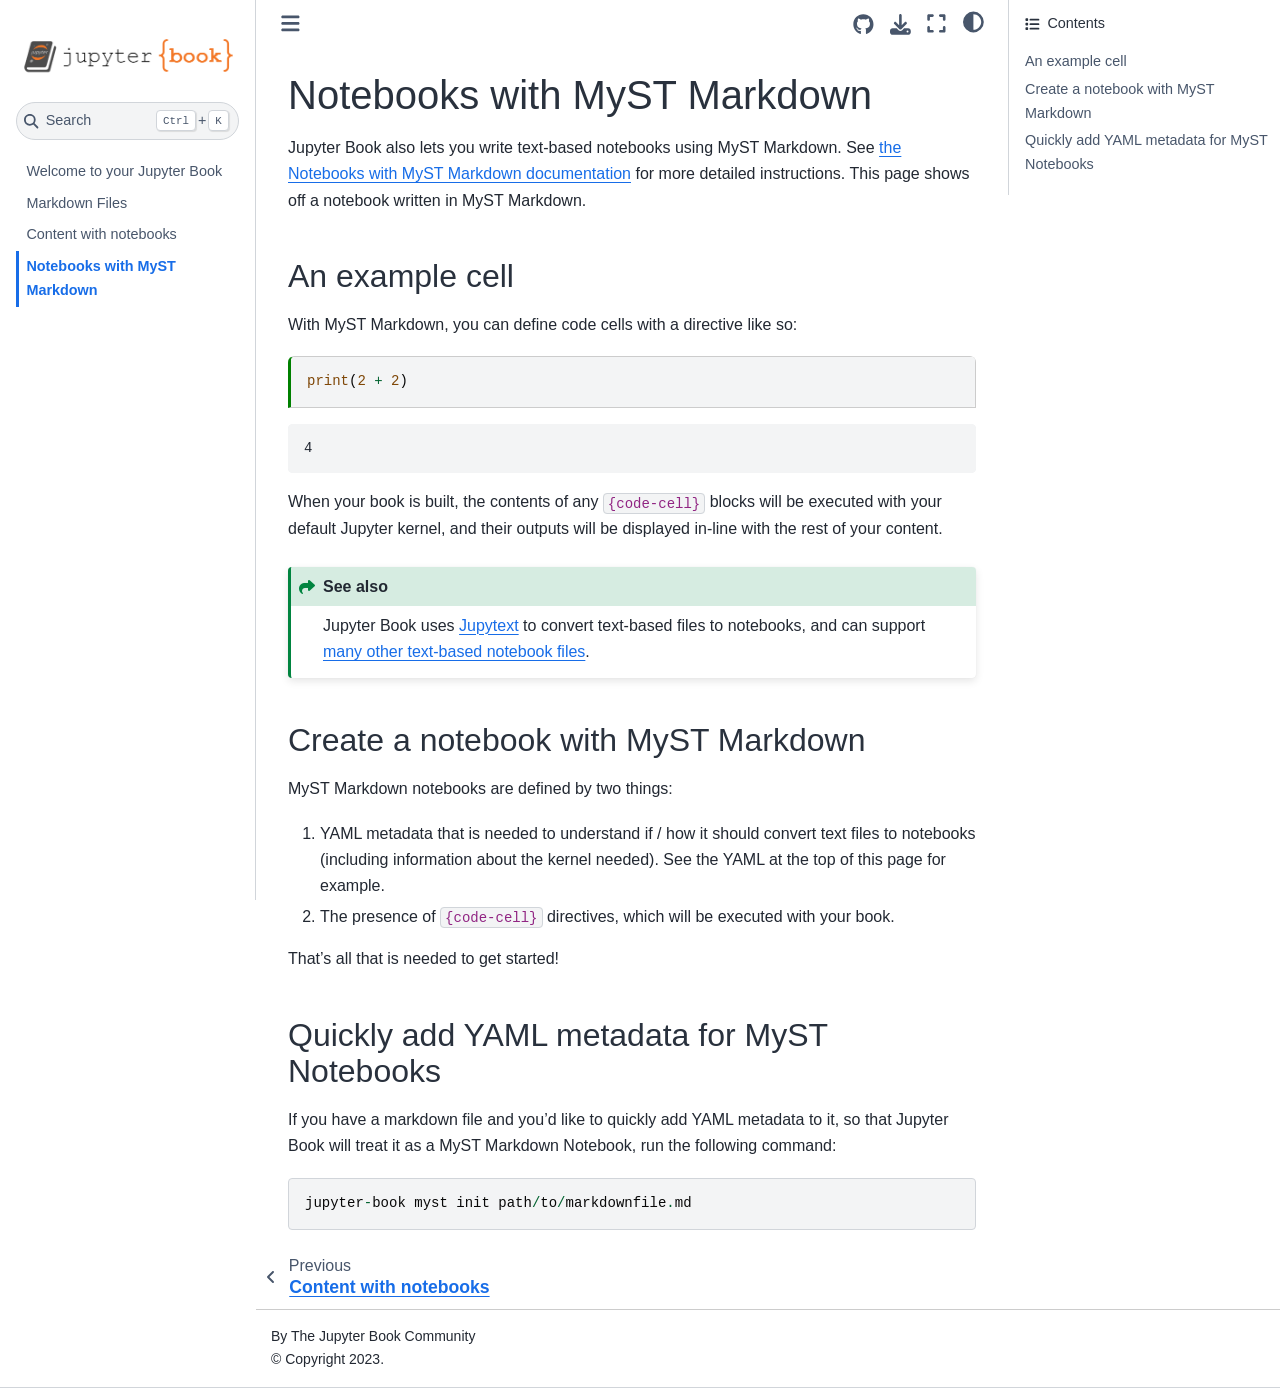
<file: jupyter_book/_build/html/markdown-notebooks.html>
<!DOCTYPE html>


<html lang="en" data-content_root="./" >

  <head>
    <meta charset="utf-8" />
    <meta name="viewport" content="width=device-width, initial-scale=1.0" /><meta name="viewport" content="width=device-width, initial-scale=1" />

    <title>Notebooks with MyST Markdown &#8212; My sample book</title>
  
  
  
  <script data-cfasync="false">
    document.documentElement.dataset.mode = localStorage.getItem("mode") || "";
    document.documentElement.dataset.theme = localStorage.getItem("theme") || "";
  </script>
  
  <!-- Loaded before other Sphinx assets -->
  <link href="_static/styles/theme.css?digest=dfe6caa3a7d634c4db9b" rel="stylesheet" />
<link href="_static/styles/bootstrap.css?digest=dfe6caa3a7d634c4db9b" rel="stylesheet" />
<link href="_static/styles/pydata-sphinx-theme.css?digest=dfe6caa3a7d634c4db9b" rel="stylesheet" />

  
  <link href="_static/vendor/fontawesome/6.5.2/css/all.min.css?digest=dfe6caa3a7d634c4db9b" rel="stylesheet" />
  <link rel="preload" as="font" type="font/woff2" crossorigin href="_static/vendor/fontawesome/6.5.2/webfonts/fa-solid-900.woff2" />
<link rel="preload" as="font" type="font/woff2" crossorigin href="_static/vendor/fontawesome/6.5.2/webfonts/fa-brands-400.woff2" />
<link rel="preload" as="font" type="font/woff2" crossorigin href="_static/vendor/fontawesome/6.5.2/webfonts/fa-regular-400.woff2" />

    <link rel="stylesheet" type="text/css" href="_static/pygments.css?v=03e43079" />
    <link rel="stylesheet" type="text/css" href="_static/styles/sphinx-book-theme.css?v=eba8b062" />
    <link rel="stylesheet" type="text/css" href="_static/togglebutton.css?v=13237357" />
    <link rel="stylesheet" type="text/css" href="_static/copybutton.css?v=76b2166b" />
    <link rel="stylesheet" type="text/css" href="_static/mystnb.8ecb98da25f57f5357bf6f572d296f466b2cfe2517ffebfabe82451661e28f02.css" />
    <link rel="stylesheet" type="text/css" href="_static/sphinx-thebe.css?v=4fa983c6" />
    <link rel="stylesheet" type="text/css" href="_static/sphinx-design.min.css?v=95c83b7e" />
  
  <!-- Pre-loaded scripts that we'll load fully later -->
  <link rel="preload" as="script" href="_static/scripts/bootstrap.js?digest=dfe6caa3a7d634c4db9b" />
<link rel="preload" as="script" href="_static/scripts/pydata-sphinx-theme.js?digest=dfe6caa3a7d634c4db9b" />
  <script src="_static/vendor/fontawesome/6.5.2/js/all.min.js?digest=dfe6caa3a7d634c4db9b"></script>

    <script src="_static/documentation_options.js?v=9eb32ce0"></script>
    <script src="_static/doctools.js?v=9a2dae69"></script>
    <script src="_static/sphinx_highlight.js?v=dc90522c"></script>
    <script src="_static/clipboard.min.js?v=a7894cd8"></script>
    <script src="_static/copybutton.js?v=f281be69"></script>
    <script src="_static/scripts/sphinx-book-theme.js?v=887ef09a"></script>
    <script>let toggleHintShow = 'Click to show';</script>
    <script>let toggleHintHide = 'Click to hide';</script>
    <script>let toggleOpenOnPrint = 'true';</script>
    <script src="_static/togglebutton.js?v=4a39c7ea"></script>
    <script>var togglebuttonSelector = '.toggle, .admonition.dropdown';</script>
    <script src="_static/design-tabs.js?v=f930bc37"></script>
    <script>const THEBE_JS_URL = "https://unpkg.com/thebe@0.8.2/lib/index.js"; const thebe_selector = ".thebe,.cell"; const thebe_selector_input = "pre"; const thebe_selector_output = ".output, .cell_output"</script>
    <script async="async" src="_static/sphinx-thebe.js?v=c100c467"></script>
    <script>var togglebuttonSelector = '.toggle, .admonition.dropdown';</script>
    <script>const THEBE_JS_URL = "https://unpkg.com/thebe@0.8.2/lib/index.js"; const thebe_selector = ".thebe,.cell"; const thebe_selector_input = "pre"; const thebe_selector_output = ".output, .cell_output"</script>
    <script>DOCUMENTATION_OPTIONS.pagename = 'markdown-notebooks';</script>
    <link rel="index" title="Index" href="genindex.html" />
    <link rel="search" title="Search" href="search.html" />
    <link rel="prev" title="Content with notebooks" href="notebooks.html" />
  <meta name="viewport" content="width=device-width, initial-scale=1"/>
  <meta name="docsearch:language" content="en"/>
  </head>
  
  
  <body data-bs-spy="scroll" data-bs-target=".bd-toc-nav" data-offset="180" data-bs-root-margin="0px 0px -60%" data-default-mode="">

  
  
  <div id="pst-skip-link" class="skip-link d-print-none"><a href="#main-content">Skip to main content</a></div>
  
  <div id="pst-scroll-pixel-helper"></div>
  
  <button type="button" class="btn rounded-pill" id="pst-back-to-top">
    <i class="fa-solid fa-arrow-up"></i>Back to top</button>

  
  <input type="checkbox"
          class="sidebar-toggle"
          id="pst-primary-sidebar-checkbox"/>
  <label class="overlay overlay-primary" for="pst-primary-sidebar-checkbox"></label>
  
  <input type="checkbox"
          class="sidebar-toggle"
          id="pst-secondary-sidebar-checkbox"/>
  <label class="overlay overlay-secondary" for="pst-secondary-sidebar-checkbox"></label>
  
  <div class="search-button__wrapper">
    <div class="search-button__overlay"></div>
    <div class="search-button__search-container">
<form class="bd-search d-flex align-items-center"
      action="search.html"
      method="get">
  <i class="fa-solid fa-magnifying-glass"></i>
  <input type="search"
         class="form-control"
         name="q"
         id="search-input"
         placeholder="Search this book..."
         aria-label="Search this book..."
         autocomplete="off"
         autocorrect="off"
         autocapitalize="off"
         spellcheck="false"/>
  <span class="search-button__kbd-shortcut"><kbd class="kbd-shortcut__modifier">Ctrl</kbd>+<kbd>K</kbd></span>
</form></div>
  </div>

  <div class="pst-async-banner-revealer d-none">
  <aside id="bd-header-version-warning" class="d-none d-print-none" aria-label="Version warning"></aside>
</div>

  
    <header class="bd-header navbar navbar-expand-lg bd-navbar d-print-none">
    </header>
  

  <div class="bd-container">
    <div class="bd-container__inner bd-page-width">
      
      
      
      <div class="bd-sidebar-primary bd-sidebar">
        

  
  <div class="sidebar-header-items sidebar-primary__section">
    
    
    
    
  </div>
  
    <div class="sidebar-primary-items__start sidebar-primary__section">
        <div class="sidebar-primary-item">

  
    
  

<a class="navbar-brand logo" href="intro.html">
  
  
  
  
  
    
    
      
    
    
    <img src="_static/logo.png" class="logo__image only-light" alt="My sample book - Home"/>
    <script>document.write(`<img src="_static/logo.png" class="logo__image only-dark" alt="My sample book - Home"/>`);</script>
  
  
</a></div>
        <div class="sidebar-primary-item">

 <script>
 document.write(`
   <button class="btn search-button-field search-button__button" title="Search" aria-label="Search" data-bs-placement="bottom" data-bs-toggle="tooltip">
    <i class="fa-solid fa-magnifying-glass"></i>
    <span class="search-button__default-text">Search</span>
    <span class="search-button__kbd-shortcut"><kbd class="kbd-shortcut__modifier">Ctrl</kbd>+<kbd class="kbd-shortcut__modifier">K</kbd></span>
   </button>
 `);
 </script></div>
        <div class="sidebar-primary-item"><nav class="bd-links bd-docs-nav" aria-label="Main">
    <div class="bd-toc-item navbar-nav active">
        
        <ul class="nav bd-sidenav bd-sidenav__home-link">
            <li class="toctree-l1">
                <a class="reference internal" href="intro.html">
                    Welcome to your Jupyter Book
                </a>
            </li>
        </ul>
        <ul class="current nav bd-sidenav">
<li class="toctree-l1"><a class="reference internal" href="markdown.html">Markdown Files</a></li>
<li class="toctree-l1"><a class="reference internal" href="notebooks.html">Content with notebooks</a></li>
<li class="toctree-l1 current active"><a class="current reference internal" href="#">Notebooks with MyST Markdown</a></li>
</ul>

    </div>
</nav></div>
    </div>
  
  
  <div class="sidebar-primary-items__end sidebar-primary__section">
  </div>
  
  <div id="rtd-footer-container"></div>


      </div>
      
      <main id="main-content" class="bd-main" role="main">
        
        

<div class="sbt-scroll-pixel-helper"></div>

          <div class="bd-content">
            <div class="bd-article-container">
              
              <div class="bd-header-article d-print-none">
<div class="header-article-items header-article__inner">
  
    <div class="header-article-items__start">
      
        <div class="header-article-item"><button class="sidebar-toggle primary-toggle btn btn-sm" title="Toggle primary sidebar" data-bs-placement="bottom" data-bs-toggle="tooltip">
  <span class="fa-solid fa-bars"></span>
</button></div>
      
    </div>
  
  
    <div class="header-article-items__end">
      
        <div class="header-article-item">

<div class="article-header-buttons">





<div class="dropdown dropdown-source-buttons">
  <button class="btn dropdown-toggle" type="button" data-bs-toggle="dropdown" aria-expanded="false" aria-label="Source repositories">
    <i class="fab fa-github"></i>
  </button>
  <ul class="dropdown-menu">
      
      
      
      <li><a href="https://github.com/executablebooks/jupyter-book" target="_blank"
   class="btn btn-sm btn-source-repository-button dropdown-item"
   title="Source repository"
   data-bs-placement="left" data-bs-toggle="tooltip"
>
  

<span class="btn__icon-container">
  <i class="fab fa-github"></i>
  </span>
<span class="btn__text-container">Repository</span>
</a>
</li>
      
      
      
      
      <li><a href="https://github.com/executablebooks/jupyter-book/issues/new?title=Issue%20on%20page%20%2Fmarkdown-notebooks.html&body=Your%20issue%20content%20here." target="_blank"
   class="btn btn-sm btn-source-issues-button dropdown-item"
   title="Open an issue"
   data-bs-placement="left" data-bs-toggle="tooltip"
>
  

<span class="btn__icon-container">
  <i class="fas fa-lightbulb"></i>
  </span>
<span class="btn__text-container">Open issue</span>
</a>
</li>
      
  </ul>
</div>






<div class="dropdown dropdown-download-buttons">
  <button class="btn dropdown-toggle" type="button" data-bs-toggle="dropdown" aria-expanded="false" aria-label="Download this page">
    <i class="fas fa-download"></i>
  </button>
  <ul class="dropdown-menu">
      
      
      
      <li><a href="_sources/markdown-notebooks.md" target="_blank"
   class="btn btn-sm btn-download-source-button dropdown-item"
   title="Download source file"
   data-bs-placement="left" data-bs-toggle="tooltip"
>
  

<span class="btn__icon-container">
  <i class="fas fa-file"></i>
  </span>
<span class="btn__text-container">.md</span>
</a>
</li>
      
      
      
      
      <li>
<button onclick="window.print()"
  class="btn btn-sm btn-download-pdf-button dropdown-item"
  title="Print to PDF"
  data-bs-placement="left" data-bs-toggle="tooltip"
>
  

<span class="btn__icon-container">
  <i class="fas fa-file-pdf"></i>
  </span>
<span class="btn__text-container">.pdf</span>
</button>
</li>
      
  </ul>
</div>




<button onclick="toggleFullScreen()"
  class="btn btn-sm btn-fullscreen-button"
  title="Fullscreen mode"
  data-bs-placement="bottom" data-bs-toggle="tooltip"
>
  

<span class="btn__icon-container">
  <i class="fas fa-expand"></i>
  </span>

</button>



<script>
document.write(`
  <button class="btn btn-sm nav-link pst-navbar-icon theme-switch-button" title="light/dark" aria-label="light/dark" data-bs-placement="bottom" data-bs-toggle="tooltip">
    <i class="theme-switch fa-solid fa-sun fa-lg" data-mode="light"></i>
    <i class="theme-switch fa-solid fa-moon fa-lg" data-mode="dark"></i>
    <i class="theme-switch fa-solid fa-circle-half-stroke fa-lg" data-mode="auto"></i>
  </button>
`);
</script>


<script>
document.write(`
  <button class="btn btn-sm pst-navbar-icon search-button search-button__button" title="Search" aria-label="Search" data-bs-placement="bottom" data-bs-toggle="tooltip">
    <i class="fa-solid fa-magnifying-glass fa-lg"></i>
  </button>
`);
</script>
<button class="sidebar-toggle secondary-toggle btn btn-sm" title="Toggle secondary sidebar" data-bs-placement="bottom" data-bs-toggle="tooltip">
    <span class="fa-solid fa-list"></span>
</button>
</div></div>
      
    </div>
  
</div>
</div>
              
              

<div id="jb-print-docs-body" class="onlyprint">
    <h1>Notebooks with MyST Markdown</h1>
    <!-- Table of contents -->
    <div id="print-main-content">
        <div id="jb-print-toc">
            
            <div>
                <h2> Contents </h2>
            </div>
            <nav aria-label="Page">
                <ul class="visible nav section-nav flex-column">
<li class="toc-h2 nav-item toc-entry"><a class="reference internal nav-link" href="#an-example-cell">An example cell</a></li>
<li class="toc-h2 nav-item toc-entry"><a class="reference internal nav-link" href="#create-a-notebook-with-myst-markdown">Create a notebook with MyST Markdown</a></li>
<li class="toc-h2 nav-item toc-entry"><a class="reference internal nav-link" href="#quickly-add-yaml-metadata-for-myst-notebooks">Quickly add YAML metadata for MyST Notebooks</a></li>
</ul>
            </nav>
        </div>
    </div>
</div>

              
                
<div id="searchbox"></div>
                <article class="bd-article">
                  
  <section class="tex2jax_ignore mathjax_ignore" id="notebooks-with-myst-markdown">
<h1>Notebooks with MyST Markdown<a class="headerlink" href="#notebooks-with-myst-markdown" title="Link to this heading">#</a></h1>
<p>Jupyter Book also lets you write text-based notebooks using MyST Markdown.
See <a class="reference external" href="https://jupyterbook.org/file-types/myst-notebooks.html">the Notebooks with MyST Markdown documentation</a> for more detailed instructions.
This page shows off a notebook written in MyST Markdown.</p>
<section id="an-example-cell">
<h2>An example cell<a class="headerlink" href="#an-example-cell" title="Link to this heading">#</a></h2>
<p>With MyST Markdown, you can define code cells with a directive like so:</p>
<div class="cell docutils container">
<div class="cell_input docutils container">
<div class="highlight-ipython3 notranslate"><div class="highlight"><pre><span></span><span class="nb">print</span><span class="p">(</span><span class="mi">2</span> <span class="o">+</span> <span class="mi">2</span><span class="p">)</span>
</pre></div>
</div>
</div>
<div class="cell_output docutils container">
<div class="output stream highlight-myst-ansi notranslate"><div class="highlight"><pre><span></span>4
</pre></div>
</div>
</div>
</div>
<p>When your book is built, the contents of any <code class="docutils literal notranslate"><span class="pre">{code-cell}</span></code> blocks will be
executed with your default Jupyter kernel, and their outputs will be displayed
in-line with the rest of your content.</p>
<div class="admonition seealso">
<p class="admonition-title">See also</p>
<p>Jupyter Book uses <a class="reference external" href="https://jupytext.readthedocs.io/en/latest/">Jupytext</a> to convert text-based files to notebooks, and can support <a class="reference external" href="https://jupyterbook.org/file-types/jupytext.html">many other text-based notebook files</a>.</p>
</div>
</section>
<section id="create-a-notebook-with-myst-markdown">
<h2>Create a notebook with MyST Markdown<a class="headerlink" href="#create-a-notebook-with-myst-markdown" title="Link to this heading">#</a></h2>
<p>MyST Markdown notebooks are defined by two things:</p>
<ol class="arabic simple">
<li><p>YAML metadata that is needed to understand if / how it should convert text files to notebooks (including information about the kernel needed).
See the YAML at the top of this page for example.</p></li>
<li><p>The presence of <code class="docutils literal notranslate"><span class="pre">{code-cell}</span></code> directives, which will be executed with your book.</p></li>
</ol>
<p>That’s all that is needed to get started!</p>
</section>
<section id="quickly-add-yaml-metadata-for-myst-notebooks">
<h2>Quickly add YAML metadata for MyST Notebooks<a class="headerlink" href="#quickly-add-yaml-metadata-for-myst-notebooks" title="Link to this heading">#</a></h2>
<p>If you have a markdown file and you’d like to quickly add YAML metadata to it, so that Jupyter Book will treat it as a MyST Markdown Notebook, run the following command:</p>
<div class="highlight-default notranslate"><div class="highlight"><pre><span></span><span class="n">jupyter</span><span class="o">-</span><span class="n">book</span> <span class="n">myst</span> <span class="n">init</span> <span class="n">path</span><span class="o">/</span><span class="n">to</span><span class="o">/</span><span class="n">markdownfile</span><span class="o">.</span><span class="n">md</span>
</pre></div>
</div>
</section>
</section>

    <script type="text/x-thebe-config">
    {
        requestKernel: true,
        binderOptions: {
            repo: "binder-examples/jupyter-stacks-datascience",
            ref: "master",
        },
        codeMirrorConfig: {
            theme: "abcdef",
            mode: "python"
        },
        kernelOptions: {
            name: "python3",
            path: "./."
        },
        predefinedOutput: true
    }
    </script>
    <script>kernelName = 'python3'</script>

                </article>
              

              
              
              
              
                <footer class="prev-next-footer d-print-none">
                  
<div class="prev-next-area">
    <a class="left-prev"
       href="notebooks.html"
       title="previous page">
      <i class="fa-solid fa-angle-left"></i>
      <div class="prev-next-info">
        <p class="prev-next-subtitle">previous</p>
        <p class="prev-next-title">Content with notebooks</p>
      </div>
    </a>
</div>
                </footer>
              
            </div>
            
            
              
                <div class="bd-sidebar-secondary bd-toc"><div class="sidebar-secondary-items sidebar-secondary__inner">


  <div class="sidebar-secondary-item">
  <div class="page-toc tocsection onthispage">
    <i class="fa-solid fa-list"></i> Contents
  </div>
  <nav class="bd-toc-nav page-toc">
    <ul class="visible nav section-nav flex-column">
<li class="toc-h2 nav-item toc-entry"><a class="reference internal nav-link" href="#an-example-cell">An example cell</a></li>
<li class="toc-h2 nav-item toc-entry"><a class="reference internal nav-link" href="#create-a-notebook-with-myst-markdown">Create a notebook with MyST Markdown</a></li>
<li class="toc-h2 nav-item toc-entry"><a class="reference internal nav-link" href="#quickly-add-yaml-metadata-for-myst-notebooks">Quickly add YAML metadata for MyST Notebooks</a></li>
</ul>
  </nav></div>

</div></div>
              
            
          </div>
          <footer class="bd-footer-content">
            
<div class="bd-footer-content__inner container">
  
  <div class="footer-item">
    
<p class="component-author">
By The Jupyter Book Community
</p>

  </div>
  
  <div class="footer-item">
    

  <p class="copyright">
    
      © Copyright 2023.
      <br/>
    
  </p>

  </div>
  
  <div class="footer-item">
    
  </div>
  
  <div class="footer-item">
    
  </div>
  
</div>
          </footer>
        

      </main>
    </div>
  </div>
  
  <!-- Scripts loaded after <body> so the DOM is not blocked -->
  <script src="_static/scripts/bootstrap.js?digest=dfe6caa3a7d634c4db9b"></script>
<script src="_static/scripts/pydata-sphinx-theme.js?digest=dfe6caa3a7d634c4db9b"></script>

  <footer class="bd-footer">
  </footer>
  </body>
</html>
</file>
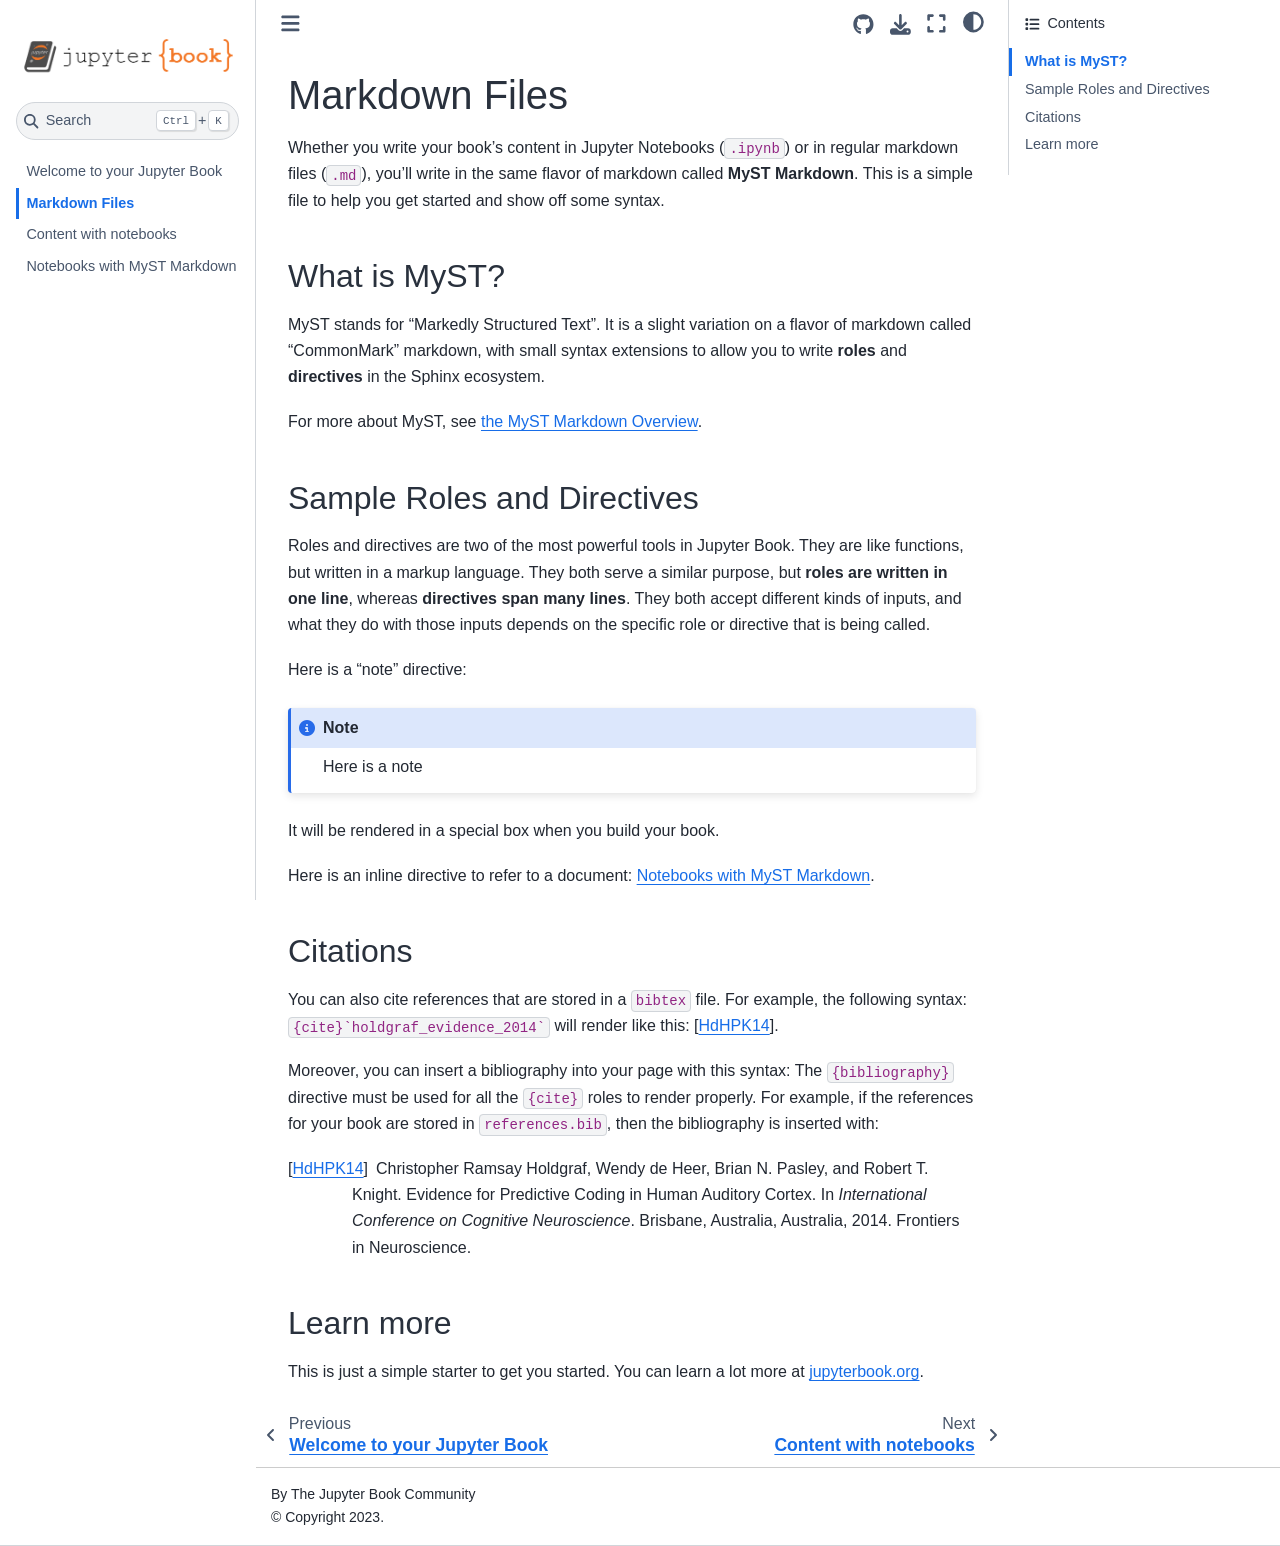
<file: jupyter_book/_build/html/markdown.html>
<!DOCTYPE html>


<html lang="en" data-content_root="./" >

  <head>
    <meta charset="utf-8" />
    <meta name="viewport" content="width=device-width, initial-scale=1.0" /><meta name="viewport" content="width=device-width, initial-scale=1" />

    <title>Markdown Files &#8212; My sample book</title>
  
  
  
  <script data-cfasync="false">
    document.documentElement.dataset.mode = localStorage.getItem("mode") || "";
    document.documentElement.dataset.theme = localStorage.getItem("theme") || "";
  </script>
  
  <!-- Loaded before other Sphinx assets -->
  <link href="_static/styles/theme.css?digest=dfe6caa3a7d634c4db9b" rel="stylesheet" />
<link href="_static/styles/bootstrap.css?digest=dfe6caa3a7d634c4db9b" rel="stylesheet" />
<link href="_static/styles/pydata-sphinx-theme.css?digest=dfe6caa3a7d634c4db9b" rel="stylesheet" />

  
  <link href="_static/vendor/fontawesome/6.5.2/css/all.min.css?digest=dfe6caa3a7d634c4db9b" rel="stylesheet" />
  <link rel="preload" as="font" type="font/woff2" crossorigin href="_static/vendor/fontawesome/6.5.2/webfonts/fa-solid-900.woff2" />
<link rel="preload" as="font" type="font/woff2" crossorigin href="_static/vendor/fontawesome/6.5.2/webfonts/fa-brands-400.woff2" />
<link rel="preload" as="font" type="font/woff2" crossorigin href="_static/vendor/fontawesome/6.5.2/webfonts/fa-regular-400.woff2" />

    <link rel="stylesheet" type="text/css" href="_static/pygments.css?v=03e43079" />
    <link rel="stylesheet" type="text/css" href="_static/styles/sphinx-book-theme.css?v=eba8b062" />
    <link rel="stylesheet" type="text/css" href="_static/togglebutton.css?v=13237357" />
    <link rel="stylesheet" type="text/css" href="_static/copybutton.css?v=76b2166b" />
    <link rel="stylesheet" type="text/css" href="_static/mystnb.8ecb98da25f57f5357bf6f572d296f466b2cfe2517ffebfabe82451661e28f02.css" />
    <link rel="stylesheet" type="text/css" href="_static/sphinx-thebe.css?v=4fa983c6" />
    <link rel="stylesheet" type="text/css" href="_static/sphinx-design.min.css?v=95c83b7e" />
  
  <!-- Pre-loaded scripts that we'll load fully later -->
  <link rel="preload" as="script" href="_static/scripts/bootstrap.js?digest=dfe6caa3a7d634c4db9b" />
<link rel="preload" as="script" href="_static/scripts/pydata-sphinx-theme.js?digest=dfe6caa3a7d634c4db9b" />
  <script src="_static/vendor/fontawesome/6.5.2/js/all.min.js?digest=dfe6caa3a7d634c4db9b"></script>

    <script src="_static/documentation_options.js?v=9eb32ce0"></script>
    <script src="_static/doctools.js?v=9a2dae69"></script>
    <script src="_static/sphinx_highlight.js?v=dc90522c"></script>
    <script src="_static/clipboard.min.js?v=a7894cd8"></script>
    <script src="_static/copybutton.js?v=f281be69"></script>
    <script src="_static/scripts/sphinx-book-theme.js?v=887ef09a"></script>
    <script>let toggleHintShow = 'Click to show';</script>
    <script>let toggleHintHide = 'Click to hide';</script>
    <script>let toggleOpenOnPrint = 'true';</script>
    <script src="_static/togglebutton.js?v=4a39c7ea"></script>
    <script>var togglebuttonSelector = '.toggle, .admonition.dropdown';</script>
    <script src="_static/design-tabs.js?v=f930bc37"></script>
    <script>const THEBE_JS_URL = "https://unpkg.com/thebe@0.8.2/lib/index.js"; const thebe_selector = ".thebe,.cell"; const thebe_selector_input = "pre"; const thebe_selector_output = ".output, .cell_output"</script>
    <script async="async" src="_static/sphinx-thebe.js?v=c100c467"></script>
    <script>var togglebuttonSelector = '.toggle, .admonition.dropdown';</script>
    <script>const THEBE_JS_URL = "https://unpkg.com/thebe@0.8.2/lib/index.js"; const thebe_selector = ".thebe,.cell"; const thebe_selector_input = "pre"; const thebe_selector_output = ".output, .cell_output"</script>
    <script>DOCUMENTATION_OPTIONS.pagename = 'markdown';</script>
    <link rel="index" title="Index" href="genindex.html" />
    <link rel="search" title="Search" href="search.html" />
    <link rel="next" title="Content with notebooks" href="notebooks.html" />
    <link rel="prev" title="Welcome to your Jupyter Book" href="intro.html" />
  <meta name="viewport" content="width=device-width, initial-scale=1"/>
  <meta name="docsearch:language" content="en"/>
  </head>
  
  
  <body data-bs-spy="scroll" data-bs-target=".bd-toc-nav" data-offset="180" data-bs-root-margin="0px 0px -60%" data-default-mode="">

  
  
  <div id="pst-skip-link" class="skip-link d-print-none"><a href="#main-content">Skip to main content</a></div>
  
  <div id="pst-scroll-pixel-helper"></div>
  
  <button type="button" class="btn rounded-pill" id="pst-back-to-top">
    <i class="fa-solid fa-arrow-up"></i>Back to top</button>

  
  <input type="checkbox"
          class="sidebar-toggle"
          id="pst-primary-sidebar-checkbox"/>
  <label class="overlay overlay-primary" for="pst-primary-sidebar-checkbox"></label>
  
  <input type="checkbox"
          class="sidebar-toggle"
          id="pst-secondary-sidebar-checkbox"/>
  <label class="overlay overlay-secondary" for="pst-secondary-sidebar-checkbox"></label>
  
  <div class="search-button__wrapper">
    <div class="search-button__overlay"></div>
    <div class="search-button__search-container">
<form class="bd-search d-flex align-items-center"
      action="search.html"
      method="get">
  <i class="fa-solid fa-magnifying-glass"></i>
  <input type="search"
         class="form-control"
         name="q"
         id="search-input"
         placeholder="Search this book..."
         aria-label="Search this book..."
         autocomplete="off"
         autocorrect="off"
         autocapitalize="off"
         spellcheck="false"/>
  <span class="search-button__kbd-shortcut"><kbd class="kbd-shortcut__modifier">Ctrl</kbd>+<kbd>K</kbd></span>
</form></div>
  </div>

  <div class="pst-async-banner-revealer d-none">
  <aside id="bd-header-version-warning" class="d-none d-print-none" aria-label="Version warning"></aside>
</div>

  
    <header class="bd-header navbar navbar-expand-lg bd-navbar d-print-none">
    </header>
  

  <div class="bd-container">
    <div class="bd-container__inner bd-page-width">
      
      
      
      <div class="bd-sidebar-primary bd-sidebar">
        

  
  <div class="sidebar-header-items sidebar-primary__section">
    
    
    
    
  </div>
  
    <div class="sidebar-primary-items__start sidebar-primary__section">
        <div class="sidebar-primary-item">

  
    
  

<a class="navbar-brand logo" href="intro.html">
  
  
  
  
  
    
    
      
    
    
    <img src="_static/logo.png" class="logo__image only-light" alt="My sample book - Home"/>
    <script>document.write(`<img src="_static/logo.png" class="logo__image only-dark" alt="My sample book - Home"/>`);</script>
  
  
</a></div>
        <div class="sidebar-primary-item">

 <script>
 document.write(`
   <button class="btn search-button-field search-button__button" title="Search" aria-label="Search" data-bs-placement="bottom" data-bs-toggle="tooltip">
    <i class="fa-solid fa-magnifying-glass"></i>
    <span class="search-button__default-text">Search</span>
    <span class="search-button__kbd-shortcut"><kbd class="kbd-shortcut__modifier">Ctrl</kbd>+<kbd class="kbd-shortcut__modifier">K</kbd></span>
   </button>
 `);
 </script></div>
        <div class="sidebar-primary-item"><nav class="bd-links bd-docs-nav" aria-label="Main">
    <div class="bd-toc-item navbar-nav active">
        
        <ul class="nav bd-sidenav bd-sidenav__home-link">
            <li class="toctree-l1">
                <a class="reference internal" href="intro.html">
                    Welcome to your Jupyter Book
                </a>
            </li>
        </ul>
        <ul class="current nav bd-sidenav">
<li class="toctree-l1 current active"><a class="current reference internal" href="#">Markdown Files</a></li>
<li class="toctree-l1"><a class="reference internal" href="notebooks.html">Content with notebooks</a></li>
<li class="toctree-l1"><a class="reference internal" href="markdown-notebooks.html">Notebooks with MyST Markdown</a></li>
</ul>

    </div>
</nav></div>
    </div>
  
  
  <div class="sidebar-primary-items__end sidebar-primary__section">
  </div>
  
  <div id="rtd-footer-container"></div>


      </div>
      
      <main id="main-content" class="bd-main" role="main">
        
        

<div class="sbt-scroll-pixel-helper"></div>

          <div class="bd-content">
            <div class="bd-article-container">
              
              <div class="bd-header-article d-print-none">
<div class="header-article-items header-article__inner">
  
    <div class="header-article-items__start">
      
        <div class="header-article-item"><button class="sidebar-toggle primary-toggle btn btn-sm" title="Toggle primary sidebar" data-bs-placement="bottom" data-bs-toggle="tooltip">
  <span class="fa-solid fa-bars"></span>
</button></div>
      
    </div>
  
  
    <div class="header-article-items__end">
      
        <div class="header-article-item">

<div class="article-header-buttons">





<div class="dropdown dropdown-source-buttons">
  <button class="btn dropdown-toggle" type="button" data-bs-toggle="dropdown" aria-expanded="false" aria-label="Source repositories">
    <i class="fab fa-github"></i>
  </button>
  <ul class="dropdown-menu">
      
      
      
      <li><a href="https://github.com/executablebooks/jupyter-book" target="_blank"
   class="btn btn-sm btn-source-repository-button dropdown-item"
   title="Source repository"
   data-bs-placement="left" data-bs-toggle="tooltip"
>
  

<span class="btn__icon-container">
  <i class="fab fa-github"></i>
  </span>
<span class="btn__text-container">Repository</span>
</a>
</li>
      
      
      
      
      <li><a href="https://github.com/executablebooks/jupyter-book/issues/new?title=Issue%20on%20page%20%2Fmarkdown.html&body=Your%20issue%20content%20here." target="_blank"
   class="btn btn-sm btn-source-issues-button dropdown-item"
   title="Open an issue"
   data-bs-placement="left" data-bs-toggle="tooltip"
>
  

<span class="btn__icon-container">
  <i class="fas fa-lightbulb"></i>
  </span>
<span class="btn__text-container">Open issue</span>
</a>
</li>
      
  </ul>
</div>






<div class="dropdown dropdown-download-buttons">
  <button class="btn dropdown-toggle" type="button" data-bs-toggle="dropdown" aria-expanded="false" aria-label="Download this page">
    <i class="fas fa-download"></i>
  </button>
  <ul class="dropdown-menu">
      
      
      
      <li><a href="_sources/markdown.md" target="_blank"
   class="btn btn-sm btn-download-source-button dropdown-item"
   title="Download source file"
   data-bs-placement="left" data-bs-toggle="tooltip"
>
  

<span class="btn__icon-container">
  <i class="fas fa-file"></i>
  </span>
<span class="btn__text-container">.md</span>
</a>
</li>
      
      
      
      
      <li>
<button onclick="window.print()"
  class="btn btn-sm btn-download-pdf-button dropdown-item"
  title="Print to PDF"
  data-bs-placement="left" data-bs-toggle="tooltip"
>
  

<span class="btn__icon-container">
  <i class="fas fa-file-pdf"></i>
  </span>
<span class="btn__text-container">.pdf</span>
</button>
</li>
      
  </ul>
</div>




<button onclick="toggleFullScreen()"
  class="btn btn-sm btn-fullscreen-button"
  title="Fullscreen mode"
  data-bs-placement="bottom" data-bs-toggle="tooltip"
>
  

<span class="btn__icon-container">
  <i class="fas fa-expand"></i>
  </span>

</button>



<script>
document.write(`
  <button class="btn btn-sm nav-link pst-navbar-icon theme-switch-button" title="light/dark" aria-label="light/dark" data-bs-placement="bottom" data-bs-toggle="tooltip">
    <i class="theme-switch fa-solid fa-sun fa-lg" data-mode="light"></i>
    <i class="theme-switch fa-solid fa-moon fa-lg" data-mode="dark"></i>
    <i class="theme-switch fa-solid fa-circle-half-stroke fa-lg" data-mode="auto"></i>
  </button>
`);
</script>


<script>
document.write(`
  <button class="btn btn-sm pst-navbar-icon search-button search-button__button" title="Search" aria-label="Search" data-bs-placement="bottom" data-bs-toggle="tooltip">
    <i class="fa-solid fa-magnifying-glass fa-lg"></i>
  </button>
`);
</script>
<button class="sidebar-toggle secondary-toggle btn btn-sm" title="Toggle secondary sidebar" data-bs-placement="bottom" data-bs-toggle="tooltip">
    <span class="fa-solid fa-list"></span>
</button>
</div></div>
      
    </div>
  
</div>
</div>
              
              

<div id="jb-print-docs-body" class="onlyprint">
    <h1>Markdown Files</h1>
    <!-- Table of contents -->
    <div id="print-main-content">
        <div id="jb-print-toc">
            
            <div>
                <h2> Contents </h2>
            </div>
            <nav aria-label="Page">
                <ul class="visible nav section-nav flex-column">
<li class="toc-h2 nav-item toc-entry"><a class="reference internal nav-link" href="#what-is-myst">What is MyST?</a></li>
<li class="toc-h2 nav-item toc-entry"><a class="reference internal nav-link" href="#sample-roles-and-directives">Sample Roles and Directives</a></li>
<li class="toc-h2 nav-item toc-entry"><a class="reference internal nav-link" href="#citations">Citations</a></li>
<li class="toc-h2 nav-item toc-entry"><a class="reference internal nav-link" href="#learn-more">Learn more</a></li>
</ul>
            </nav>
        </div>
    </div>
</div>

              
                
<div id="searchbox"></div>
                <article class="bd-article">
                  
  <section class="tex2jax_ignore mathjax_ignore" id="markdown-files">
<h1>Markdown Files<a class="headerlink" href="#markdown-files" title="Link to this heading">#</a></h1>
<p>Whether you write your book’s content in Jupyter Notebooks (<code class="docutils literal notranslate"><span class="pre">.ipynb</span></code>) or
in regular markdown files (<code class="docutils literal notranslate"><span class="pre">.md</span></code>), you’ll write in the same flavor of markdown
called <strong>MyST Markdown</strong>.
This is a simple file to help you get started and show off some syntax.</p>
<section id="what-is-myst">
<h2>What is MyST?<a class="headerlink" href="#what-is-myst" title="Link to this heading">#</a></h2>
<p>MyST stands for “Markedly Structured Text”. It
is a slight variation on a flavor of markdown called “CommonMark” markdown,
with small syntax extensions to allow you to write <strong>roles</strong> and <strong>directives</strong>
in the Sphinx ecosystem.</p>
<p>For more about MyST, see <a class="reference external" href="https://jupyterbook.org/content/myst.html">the MyST Markdown Overview</a>.</p>
</section>
<section id="sample-roles-and-directives">
<h2>Sample Roles and Directives<a class="headerlink" href="#sample-roles-and-directives" title="Link to this heading">#</a></h2>
<p>Roles and directives are two of the most powerful tools in Jupyter Book. They
are like functions, but written in a markup language. They both
serve a similar purpose, but <strong>roles are written in one line</strong>, whereas
<strong>directives span many lines</strong>. They both accept different kinds of inputs,
and what they do with those inputs depends on the specific role or directive
that is being called.</p>
<p>Here is a “note” directive:</p>
<div class="admonition note">
<p class="admonition-title">Note</p>
<p>Here is a note</p>
</div>
<p>It will be rendered in a special box when you build your book.</p>
<p>Here is an inline directive to refer to a document: <a class="reference internal" href="markdown-notebooks.html"><span class="doc">Notebooks with MyST Markdown</span></a>.</p>
</section>
<section id="citations">
<h2>Citations<a class="headerlink" href="#citations" title="Link to this heading">#</a></h2>
<p>You can also cite references that are stored in a <code class="docutils literal notranslate"><span class="pre">bibtex</span></code> file. For example,
the following syntax: <code class="docutils literal notranslate"><span class="pre">{cite}`holdgraf_evidence_2014`</span></code> will render like
this: <span id="id1">[<a class="reference internal" href="#id3" title="Christopher Ramsay Holdgraf, Wendy de Heer, Brian N. Pasley, and Robert T. Knight. Evidence for Predictive Coding in Human Auditory Cortex. In International Conference on Cognitive Neuroscience. Brisbane, Australia, Australia, 2014. Frontiers in Neuroscience.">HdHPK14</a>]</span>.</p>
<p>Moreover, you can insert a bibliography into your page with this syntax:
The <code class="docutils literal notranslate"><span class="pre">{bibliography}</span></code> directive must be used for all the <code class="docutils literal notranslate"><span class="pre">{cite}</span></code> roles to
render properly.
For example, if the references for your book are stored in <code class="docutils literal notranslate"><span class="pre">references.bib</span></code>,
then the bibliography is inserted with:</p>
<div class="docutils container" id="id2">
<div role="list" class="citation-list">
<div class="citation" id="id3" role="doc-biblioentry">
<span class="label"><span class="fn-bracket">[</span><a role="doc-backlink" href="#id1">HdHPK14</a><span class="fn-bracket">]</span></span>
<p>Christopher Ramsay Holdgraf, Wendy de Heer, Brian N. Pasley, and Robert T. Knight. Evidence for Predictive Coding in Human Auditory Cortex. In <em>International Conference on Cognitive Neuroscience</em>. Brisbane, Australia, Australia, 2014. Frontiers in Neuroscience.</p>
</div>
</div>
</div>
</section>
<section id="learn-more">
<h2>Learn more<a class="headerlink" href="#learn-more" title="Link to this heading">#</a></h2>
<p>This is just a simple starter to get you started.
You can learn a lot more at <a class="reference external" href="https://jupyterbook.org">jupyterbook.org</a>.</p>
</section>
</section>

    <script type="text/x-thebe-config">
    {
        requestKernel: true,
        binderOptions: {
            repo: "binder-examples/jupyter-stacks-datascience",
            ref: "master",
        },
        codeMirrorConfig: {
            theme: "abcdef",
            mode: "python"
        },
        kernelOptions: {
            name: "python3",
            path: "./."
        },
        predefinedOutput: true
    }
    </script>
    <script>kernelName = 'python3'</script>

                </article>
              

              
              
              
              
                <footer class="prev-next-footer d-print-none">
                  
<div class="prev-next-area">
    <a class="left-prev"
       href="intro.html"
       title="previous page">
      <i class="fa-solid fa-angle-left"></i>
      <div class="prev-next-info">
        <p class="prev-next-subtitle">previous</p>
        <p class="prev-next-title">Welcome to your Jupyter Book</p>
      </div>
    </a>
    <a class="right-next"
       href="notebooks.html"
       title="next page">
      <div class="prev-next-info">
        <p class="prev-next-subtitle">next</p>
        <p class="prev-next-title">Content with notebooks</p>
      </div>
      <i class="fa-solid fa-angle-right"></i>
    </a>
</div>
                </footer>
              
            </div>
            
            
              
                <div class="bd-sidebar-secondary bd-toc"><div class="sidebar-secondary-items sidebar-secondary__inner">


  <div class="sidebar-secondary-item">
  <div class="page-toc tocsection onthispage">
    <i class="fa-solid fa-list"></i> Contents
  </div>
  <nav class="bd-toc-nav page-toc">
    <ul class="visible nav section-nav flex-column">
<li class="toc-h2 nav-item toc-entry"><a class="reference internal nav-link" href="#what-is-myst">What is MyST?</a></li>
<li class="toc-h2 nav-item toc-entry"><a class="reference internal nav-link" href="#sample-roles-and-directives">Sample Roles and Directives</a></li>
<li class="toc-h2 nav-item toc-entry"><a class="reference internal nav-link" href="#citations">Citations</a></li>
<li class="toc-h2 nav-item toc-entry"><a class="reference internal nav-link" href="#learn-more">Learn more</a></li>
</ul>
  </nav></div>

</div></div>
              
            
          </div>
          <footer class="bd-footer-content">
            
<div class="bd-footer-content__inner container">
  
  <div class="footer-item">
    
<p class="component-author">
By The Jupyter Book Community
</p>

  </div>
  
  <div class="footer-item">
    

  <p class="copyright">
    
      © Copyright 2023.
      <br/>
    
  </p>

  </div>
  
  <div class="footer-item">
    
  </div>
  
  <div class="footer-item">
    
  </div>
  
</div>
          </footer>
        

      </main>
    </div>
  </div>
  
  <!-- Scripts loaded after <body> so the DOM is not blocked -->
  <script src="_static/scripts/bootstrap.js?digest=dfe6caa3a7d634c4db9b"></script>
<script src="_static/scripts/pydata-sphinx-theme.js?digest=dfe6caa3a7d634c4db9b"></script>

  <footer class="bd-footer">
  </footer>
  </body>
</html>
</file>
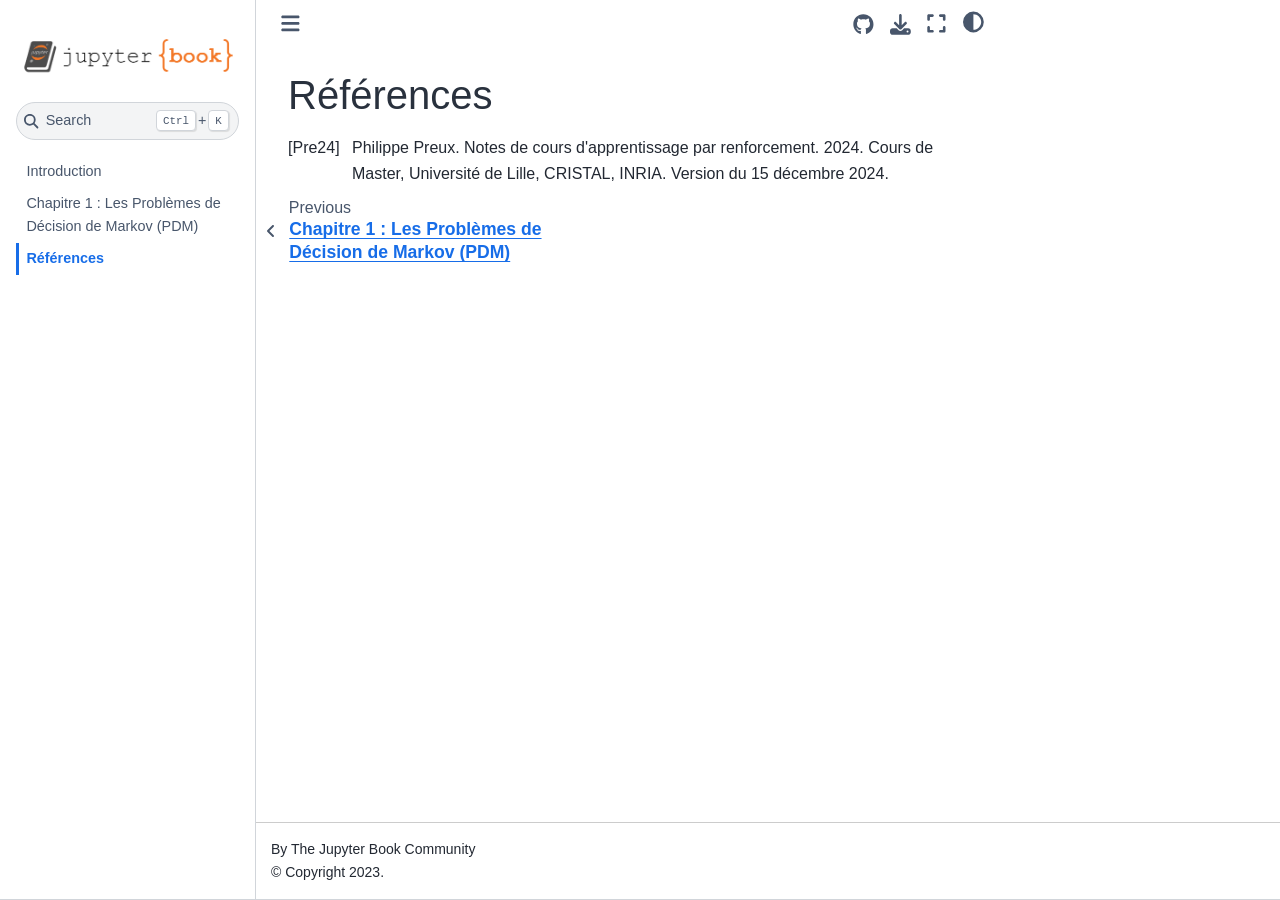
<file: jupyter_book/_build/html/references.html>
<!DOCTYPE html>


<html lang="en" data-content_root="./" >

  <head>
    <meta charset="utf-8" />
    <meta name="viewport" content="width=device-width, initial-scale=1.0" /><meta name="viewport" content="width=device-width, initial-scale=1" />

    <title>Références &#8212; My sample book</title>
  
  
  
  <script data-cfasync="false">
    document.documentElement.dataset.mode = localStorage.getItem("mode") || "";
    document.documentElement.dataset.theme = localStorage.getItem("theme") || "";
  </script>
  
  <!-- Loaded before other Sphinx assets -->
  <link href="_static/styles/theme.css?digest=dfe6caa3a7d634c4db9b" rel="stylesheet" />
<link href="_static/styles/bootstrap.css?digest=dfe6caa3a7d634c4db9b" rel="stylesheet" />
<link href="_static/styles/pydata-sphinx-theme.css?digest=dfe6caa3a7d634c4db9b" rel="stylesheet" />

  
  <link href="_static/vendor/fontawesome/6.5.2/css/all.min.css?digest=dfe6caa3a7d634c4db9b" rel="stylesheet" />
  <link rel="preload" as="font" type="font/woff2" crossorigin href="_static/vendor/fontawesome/6.5.2/webfonts/fa-solid-900.woff2" />
<link rel="preload" as="font" type="font/woff2" crossorigin href="_static/vendor/fontawesome/6.5.2/webfonts/fa-brands-400.woff2" />
<link rel="preload" as="font" type="font/woff2" crossorigin href="_static/vendor/fontawesome/6.5.2/webfonts/fa-regular-400.woff2" />

    <link rel="stylesheet" type="text/css" href="_static/pygments.css?v=03e43079" />
    <link rel="stylesheet" type="text/css" href="_static/styles/sphinx-book-theme.css?v=eba8b062" />
    <link rel="stylesheet" type="text/css" href="_static/togglebutton.css?v=13237357" />
    <link rel="stylesheet" type="text/css" href="_static/copybutton.css?v=76b2166b" />
    <link rel="stylesheet" type="text/css" href="_static/mystnb.8ecb98da25f57f5357bf6f572d296f466b2cfe2517ffebfabe82451661e28f02.css?v=6644e6bb" />
    <link rel="stylesheet" type="text/css" href="_static/sphinx-thebe.css?v=4fa983c6" />
    <link rel="stylesheet" type="text/css" href="_static/sphinx-design.min.css?v=95c83b7e" />
  
  <!-- Pre-loaded scripts that we'll load fully later -->
  <link rel="preload" as="script" href="_static/scripts/bootstrap.js?digest=dfe6caa3a7d634c4db9b" />
<link rel="preload" as="script" href="_static/scripts/pydata-sphinx-theme.js?digest=dfe6caa3a7d634c4db9b" />
  <script src="_static/vendor/fontawesome/6.5.2/js/all.min.js?digest=dfe6caa3a7d634c4db9b"></script>

    <script src="_static/documentation_options.js?v=9eb32ce0"></script>
    <script src="_static/doctools.js?v=9a2dae69"></script>
    <script src="_static/sphinx_highlight.js?v=dc90522c"></script>
    <script src="_static/clipboard.min.js?v=a7894cd8"></script>
    <script src="_static/copybutton.js?v=f281be69"></script>
    <script src="_static/scripts/sphinx-book-theme.js?v=887ef09a"></script>
    <script>let toggleHintShow = 'Click to show';</script>
    <script>let toggleHintHide = 'Click to hide';</script>
    <script>let toggleOpenOnPrint = 'true';</script>
    <script src="_static/togglebutton.js?v=4a39c7ea"></script>
    <script>var togglebuttonSelector = '.toggle, .admonition.dropdown';</script>
    <script src="_static/design-tabs.js?v=f930bc37"></script>
    <script>const THEBE_JS_URL = "https://unpkg.com/thebe@0.8.2/lib/index.js"; const thebe_selector = ".thebe,.cell"; const thebe_selector_input = "pre"; const thebe_selector_output = ".output, .cell_output"</script>
    <script async="async" src="_static/sphinx-thebe.js?v=c100c467"></script>
    <script>var togglebuttonSelector = '.toggle, .admonition.dropdown';</script>
    <script>const THEBE_JS_URL = "https://unpkg.com/thebe@0.8.2/lib/index.js"; const thebe_selector = ".thebe,.cell"; const thebe_selector_input = "pre"; const thebe_selector_output = ".output, .cell_output"</script>
    <script>DOCUMENTATION_OPTIONS.pagename = 'references';</script>
    <link rel="index" title="Index" href="genindex.html" />
    <link rel="search" title="Search" href="search.html" />
    <link rel="prev" title="Chapitre 1 : Les Problèmes de Décision de Markov (PDM)" href="ch01_jeu_de.html" />
  <meta name="viewport" content="width=device-width, initial-scale=1"/>
  <meta name="docsearch:language" content="en"/>
  </head>
  
  
  <body data-bs-spy="scroll" data-bs-target=".bd-toc-nav" data-offset="180" data-bs-root-margin="0px 0px -60%" data-default-mode="">

  
  
  <div id="pst-skip-link" class="skip-link d-print-none"><a href="#main-content">Skip to main content</a></div>
  
  <div id="pst-scroll-pixel-helper"></div>
  
  <button type="button" class="btn rounded-pill" id="pst-back-to-top">
    <i class="fa-solid fa-arrow-up"></i>Back to top</button>

  
  <input type="checkbox"
          class="sidebar-toggle"
          id="pst-primary-sidebar-checkbox"/>
  <label class="overlay overlay-primary" for="pst-primary-sidebar-checkbox"></label>
  
  <input type="checkbox"
          class="sidebar-toggle"
          id="pst-secondary-sidebar-checkbox"/>
  <label class="overlay overlay-secondary" for="pst-secondary-sidebar-checkbox"></label>
  
  <div class="search-button__wrapper">
    <div class="search-button__overlay"></div>
    <div class="search-button__search-container">
<form class="bd-search d-flex align-items-center"
      action="search.html"
      method="get">
  <i class="fa-solid fa-magnifying-glass"></i>
  <input type="search"
         class="form-control"
         name="q"
         id="search-input"
         placeholder="Search this book..."
         aria-label="Search this book..."
         autocomplete="off"
         autocorrect="off"
         autocapitalize="off"
         spellcheck="false"/>
  <span class="search-button__kbd-shortcut"><kbd class="kbd-shortcut__modifier">Ctrl</kbd>+<kbd>K</kbd></span>
</form></div>
  </div>

  <div class="pst-async-banner-revealer d-none">
  <aside id="bd-header-version-warning" class="d-none d-print-none" aria-label="Version warning"></aside>
</div>

  
    <header class="bd-header navbar navbar-expand-lg bd-navbar d-print-none">
    </header>
  

  <div class="bd-container">
    <div class="bd-container__inner bd-page-width">
      
      
      
      <div class="bd-sidebar-primary bd-sidebar">
        

  
  <div class="sidebar-header-items sidebar-primary__section">
    
    
    
    
  </div>
  
    <div class="sidebar-primary-items__start sidebar-primary__section">
        <div class="sidebar-primary-item">

  
    
  

<a class="navbar-brand logo" href="intro.html">
  
  
  
  
  
    
    
      
    
    
    <img src="_static/logo.png" class="logo__image only-light" alt="My sample book - Home"/>
    <script>document.write(`<img src="_static/logo.png" class="logo__image only-dark" alt="My sample book - Home"/>`);</script>
  
  
</a></div>
        <div class="sidebar-primary-item">

 <script>
 document.write(`
   <button class="btn search-button-field search-button__button" title="Search" aria-label="Search" data-bs-placement="bottom" data-bs-toggle="tooltip">
    <i class="fa-solid fa-magnifying-glass"></i>
    <span class="search-button__default-text">Search</span>
    <span class="search-button__kbd-shortcut"><kbd class="kbd-shortcut__modifier">Ctrl</kbd>+<kbd class="kbd-shortcut__modifier">K</kbd></span>
   </button>
 `);
 </script></div>
        <div class="sidebar-primary-item"><nav class="bd-links bd-docs-nav" aria-label="Main">
    <div class="bd-toc-item navbar-nav active">
        
        <ul class="nav bd-sidenav bd-sidenav__home-link">
            <li class="toctree-l1">
                <a class="reference internal" href="intro.html">
                    Introduction
                </a>
            </li>
        </ul>
        <ul class="current nav bd-sidenav">
<li class="toctree-l1"><a class="reference internal" href="ch01_jeu_de.html">Chapitre 1 : Les Problèmes de Décision de Markov (PDM)</a></li>
<li class="toctree-l1 current active"><a class="current reference internal" href="#">Références</a></li>
</ul>

    </div>
</nav></div>
    </div>
  
  
  <div class="sidebar-primary-items__end sidebar-primary__section">
  </div>
  
  <div id="rtd-footer-container"></div>


      </div>
      
      <main id="main-content" class="bd-main" role="main">
        
        

<div class="sbt-scroll-pixel-helper"></div>

          <div class="bd-content">
            <div class="bd-article-container">
              
              <div class="bd-header-article d-print-none">
<div class="header-article-items header-article__inner">
  
    <div class="header-article-items__start">
      
        <div class="header-article-item"><button class="sidebar-toggle primary-toggle btn btn-sm" title="Toggle primary sidebar" data-bs-placement="bottom" data-bs-toggle="tooltip">
  <span class="fa-solid fa-bars"></span>
</button></div>
      
    </div>
  
  
    <div class="header-article-items__end">
      
        <div class="header-article-item">

<div class="article-header-buttons">





<div class="dropdown dropdown-source-buttons">
  <button class="btn dropdown-toggle" type="button" data-bs-toggle="dropdown" aria-expanded="false" aria-label="Source repositories">
    <i class="fab fa-github"></i>
  </button>
  <ul class="dropdown-menu">
      
      
      
      <li><a href="https://github.com/executablebooks/jupyter-book" target="_blank"
   class="btn btn-sm btn-source-repository-button dropdown-item"
   title="Source repository"
   data-bs-placement="left" data-bs-toggle="tooltip"
>
  

<span class="btn__icon-container">
  <i class="fab fa-github"></i>
  </span>
<span class="btn__text-container">Repository</span>
</a>
</li>
      
      
      
      
      <li><a href="https://github.com/executablebooks/jupyter-book/issues/new?title=Issue%20on%20page%20%2Freferences.html&body=Your%20issue%20content%20here." target="_blank"
   class="btn btn-sm btn-source-issues-button dropdown-item"
   title="Open an issue"
   data-bs-placement="left" data-bs-toggle="tooltip"
>
  

<span class="btn__icon-container">
  <i class="fas fa-lightbulb"></i>
  </span>
<span class="btn__text-container">Open issue</span>
</a>
</li>
      
  </ul>
</div>






<div class="dropdown dropdown-download-buttons">
  <button class="btn dropdown-toggle" type="button" data-bs-toggle="dropdown" aria-expanded="false" aria-label="Download this page">
    <i class="fas fa-download"></i>
  </button>
  <ul class="dropdown-menu">
      
      
      
      <li><a href="_sources/references.md" target="_blank"
   class="btn btn-sm btn-download-source-button dropdown-item"
   title="Download source file"
   data-bs-placement="left" data-bs-toggle="tooltip"
>
  

<span class="btn__icon-container">
  <i class="fas fa-file"></i>
  </span>
<span class="btn__text-container">.md</span>
</a>
</li>
      
      
      
      
      <li>
<button onclick="window.print()"
  class="btn btn-sm btn-download-pdf-button dropdown-item"
  title="Print to PDF"
  data-bs-placement="left" data-bs-toggle="tooltip"
>
  

<span class="btn__icon-container">
  <i class="fas fa-file-pdf"></i>
  </span>
<span class="btn__text-container">.pdf</span>
</button>
</li>
      
  </ul>
</div>




<button onclick="toggleFullScreen()"
  class="btn btn-sm btn-fullscreen-button"
  title="Fullscreen mode"
  data-bs-placement="bottom" data-bs-toggle="tooltip"
>
  

<span class="btn__icon-container">
  <i class="fas fa-expand"></i>
  </span>

</button>



<script>
document.write(`
  <button class="btn btn-sm nav-link pst-navbar-icon theme-switch-button" title="light/dark" aria-label="light/dark" data-bs-placement="bottom" data-bs-toggle="tooltip">
    <i class="theme-switch fa-solid fa-sun fa-lg" data-mode="light"></i>
    <i class="theme-switch fa-solid fa-moon fa-lg" data-mode="dark"></i>
    <i class="theme-switch fa-solid fa-circle-half-stroke fa-lg" data-mode="auto"></i>
  </button>
`);
</script>


<script>
document.write(`
  <button class="btn btn-sm pst-navbar-icon search-button search-button__button" title="Search" aria-label="Search" data-bs-placement="bottom" data-bs-toggle="tooltip">
    <i class="fa-solid fa-magnifying-glass fa-lg"></i>
  </button>
`);
</script>

</div></div>
      
    </div>
  
</div>
</div>
              
              

<div id="jb-print-docs-body" class="onlyprint">
    <h1>Références</h1>
    <!-- Table of contents -->
    <div id="print-main-content">
        <div id="jb-print-toc">
            
        </div>
    </div>
</div>

              
                
<div id="searchbox"></div>
                <article class="bd-article">
                  
  <section class="tex2jax_ignore mathjax_ignore" id="references">
<h1>Références<a class="headerlink" href="#references" title="Link to this heading">#</a></h1>
<div class="docutils container" id="id1">
<div role="list" class="citation-list">
<div class="citation" id="id2" role="doc-biblioentry">
<span class="label"><span class="fn-bracket">[</span>Pre24<span class="fn-bracket">]</span></span>
<p>Philippe Preux. Notes de cours d'apprentissage par renforcement. 2024. Cours de Master, Université de Lille, CRISTAL, INRIA. Version du 15 décembre 2024.</p>
</div>
</div>
</div>
</section>

    <script type="text/x-thebe-config">
    {
        requestKernel: true,
        binderOptions: {
            repo: "binder-examples/jupyter-stacks-datascience",
            ref: "master",
        },
        codeMirrorConfig: {
            theme: "abcdef",
            mode: "python"
        },
        kernelOptions: {
            name: "python3",
            path: "./."
        },
        predefinedOutput: true
    }
    </script>
    <script>kernelName = 'python3'</script>

                </article>
              

              
              
              
              
                <footer class="prev-next-footer d-print-none">
                  
<div class="prev-next-area">
    <a class="left-prev"
       href="ch01_jeu_de.html"
       title="previous page">
      <i class="fa-solid fa-angle-left"></i>
      <div class="prev-next-info">
        <p class="prev-next-subtitle">previous</p>
        <p class="prev-next-title">Chapitre 1 : Les Problèmes de Décision de Markov (PDM)</p>
      </div>
    </a>
</div>
                </footer>
              
            </div>
            
            
              
            
          </div>
          <footer class="bd-footer-content">
            
<div class="bd-footer-content__inner container">
  
  <div class="footer-item">
    
<p class="component-author">
By The Jupyter Book Community
</p>

  </div>
  
  <div class="footer-item">
    

  <p class="copyright">
    
      © Copyright 2023.
      <br/>
    
  </p>

  </div>
  
  <div class="footer-item">
    
  </div>
  
  <div class="footer-item">
    
  </div>
  
</div>
          </footer>
        

      </main>
    </div>
  </div>
  
  <!-- Scripts loaded after <body> so the DOM is not blocked -->
  <script src="_static/scripts/bootstrap.js?digest=dfe6caa3a7d634c4db9b"></script>
<script src="_static/scripts/pydata-sphinx-theme.js?digest=dfe6caa3a7d634c4db9b"></script>

  <footer class="bd-footer">
  </footer>
  </body>
</html>
</file>
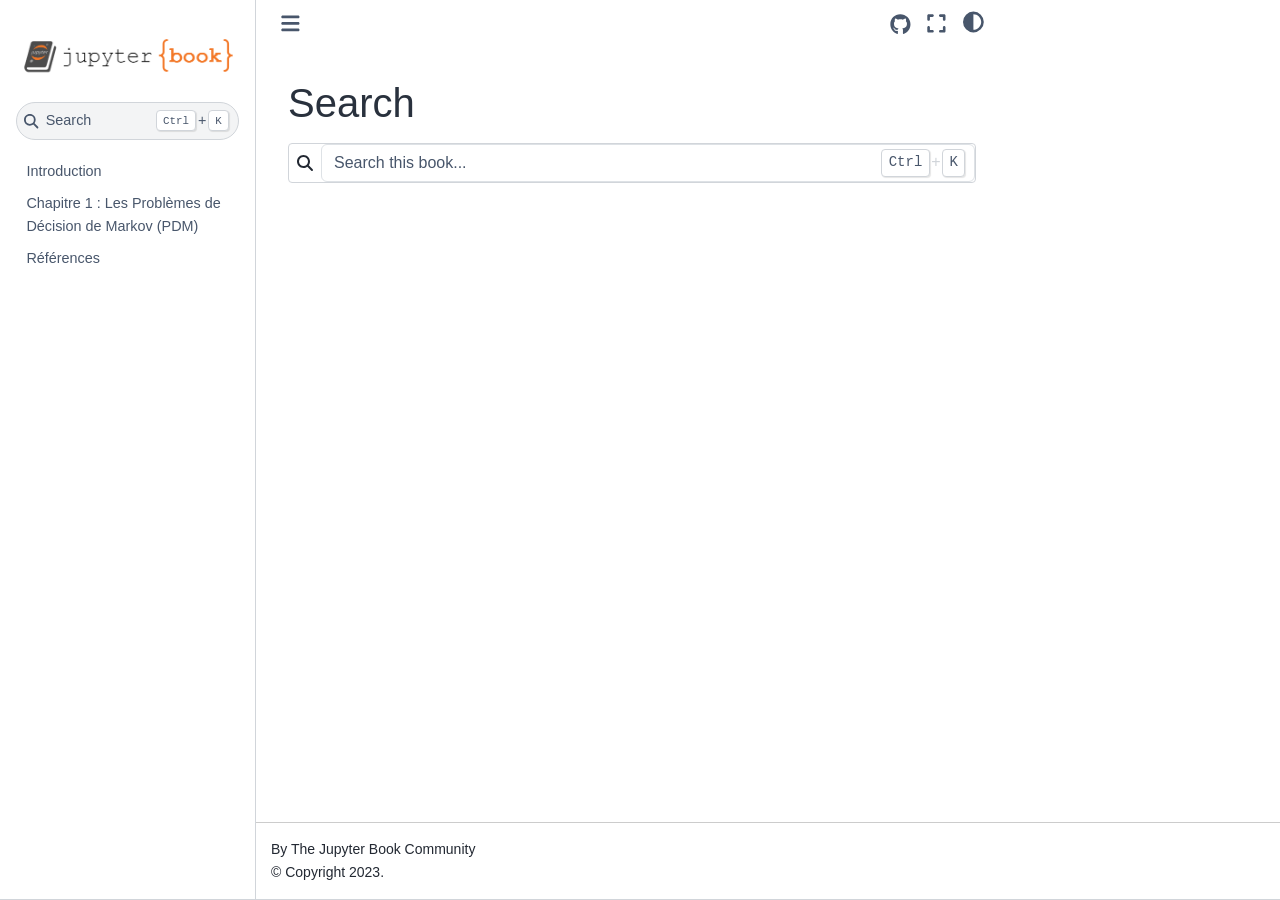
<file: jupyter_book/_build/html/search.html>
<!DOCTYPE html>


<html lang="en" data-content_root="./" >

  <head>
    <meta charset="utf-8" />
    <meta name="viewport" content="width=device-width, initial-scale=1.0" /><title>Search - My sample book</title>
  
  
  
  <script data-cfasync="false">
    document.documentElement.dataset.mode = localStorage.getItem("mode") || "";
    document.documentElement.dataset.theme = localStorage.getItem("theme") || "";
  </script>
  
  <!-- Loaded before other Sphinx assets -->
  <link href="_static/styles/theme.css?digest=dfe6caa3a7d634c4db9b" rel="stylesheet" />
<link href="_static/styles/bootstrap.css?digest=dfe6caa3a7d634c4db9b" rel="stylesheet" />
<link href="_static/styles/pydata-sphinx-theme.css?digest=dfe6caa3a7d634c4db9b" rel="stylesheet" />

  
  <link href="_static/vendor/fontawesome/6.5.2/css/all.min.css?digest=dfe6caa3a7d634c4db9b" rel="stylesheet" />
  <link rel="preload" as="font" type="font/woff2" crossorigin href="_static/vendor/fontawesome/6.5.2/webfonts/fa-solid-900.woff2" />
<link rel="preload" as="font" type="font/woff2" crossorigin href="_static/vendor/fontawesome/6.5.2/webfonts/fa-brands-400.woff2" />
<link rel="preload" as="font" type="font/woff2" crossorigin href="_static/vendor/fontawesome/6.5.2/webfonts/fa-regular-400.woff2" />

    <link rel="stylesheet" type="text/css" href="_static/pygments.css?v=03e43079" />
    <link rel="stylesheet" type="text/css" href="_static/styles/sphinx-book-theme.css?v=eba8b062" />
    <link rel="stylesheet" type="text/css" href="_static/togglebutton.css?v=13237357" />
    <link rel="stylesheet" type="text/css" href="_static/copybutton.css?v=76b2166b" />
    <link rel="stylesheet" type="text/css" href="_static/mystnb.8ecb98da25f57f5357bf6f572d296f466b2cfe2517ffebfabe82451661e28f02.css?v=6644e6bb" />
    <link rel="stylesheet" type="text/css" href="_static/sphinx-thebe.css?v=4fa983c6" />
    <link rel="stylesheet" type="text/css" href="_static/sphinx-design.min.css?v=95c83b7e" />
  
  <!-- Pre-loaded scripts that we'll load fully later -->
  <link rel="preload" as="script" href="_static/scripts/bootstrap.js?digest=dfe6caa3a7d634c4db9b" />
<link rel="preload" as="script" href="_static/scripts/pydata-sphinx-theme.js?digest=dfe6caa3a7d634c4db9b" />
  <script src="_static/vendor/fontawesome/6.5.2/js/all.min.js?digest=dfe6caa3a7d634c4db9b"></script>

    <script src="_static/documentation_options.js?v=9eb32ce0"></script>
    <script src="_static/doctools.js?v=9a2dae69"></script>
    <script src="_static/sphinx_highlight.js?v=dc90522c"></script>
    <script src="_static/clipboard.min.js?v=a7894cd8"></script>
    <script src="_static/copybutton.js?v=f281be69"></script>
    <script src="_static/scripts/sphinx-book-theme.js?v=887ef09a"></script>
    <script>let toggleHintShow = 'Click to show';</script>
    <script>let toggleHintHide = 'Click to hide';</script>
    <script>let toggleOpenOnPrint = 'true';</script>
    <script src="_static/togglebutton.js?v=4a39c7ea"></script>
    <script>var togglebuttonSelector = '.toggle, .admonition.dropdown';</script>
    <script src="_static/design-tabs.js?v=f930bc37"></script>
    <script>const THEBE_JS_URL = "https://unpkg.com/thebe@0.8.2/lib/index.js"; const thebe_selector = ".thebe,.cell"; const thebe_selector_input = "pre"; const thebe_selector_output = ".output, .cell_output"</script>
    <script async="async" src="_static/sphinx-thebe.js?v=c100c467"></script>
    <script>var togglebuttonSelector = '.toggle, .admonition.dropdown';</script>
    <script>const THEBE_JS_URL = "https://unpkg.com/thebe@0.8.2/lib/index.js"; const thebe_selector = ".thebe,.cell"; const thebe_selector_input = "pre"; const thebe_selector_output = ".output, .cell_output"</script>
    <script>DOCUMENTATION_OPTIONS.pagename = 'search';</script>
  <script src="_static/searchtools.js"></script>
  <script src="_static/language_data.js"></script>
  <script src="searchindex.js"></script>
    <link rel="index" title="Index" href="genindex.html" />
    <link rel="search" title="Search" href="#" />
  <meta name="viewport" content="width=device-width, initial-scale=1"/>
  <meta name="docsearch:language" content="en"/>
  </head>
  
  
  <body data-bs-spy="scroll" data-bs-target=".bd-toc-nav" data-offset="180" data-bs-root-margin="0px 0px -60%" data-default-mode="">

  
  
  <div id="pst-skip-link" class="skip-link d-print-none"><a href="#main-content">Skip to main content</a></div>
  
  <div id="pst-scroll-pixel-helper"></div>
  
  <button type="button" class="btn rounded-pill" id="pst-back-to-top">
    <i class="fa-solid fa-arrow-up"></i>Back to top</button>

  
  <input type="checkbox"
          class="sidebar-toggle"
          id="pst-primary-sidebar-checkbox"/>
  <label class="overlay overlay-primary" for="pst-primary-sidebar-checkbox"></label>
  
  <input type="checkbox"
          class="sidebar-toggle"
          id="pst-secondary-sidebar-checkbox"/>
  <label class="overlay overlay-secondary" for="pst-secondary-sidebar-checkbox"></label>
  
  <div class="search-button__wrapper">
    <div class="search-button__overlay"></div>
    <div class="search-button__search-container">
<form class="bd-search d-flex align-items-center"
      action="#"
      method="get">
  <i class="fa-solid fa-magnifying-glass"></i>
  <input type="search"
         class="form-control"
         name="q"
         id="search-input"
         placeholder="Search this book..."
         aria-label="Search this book..."
         autocomplete="off"
         autocorrect="off"
         autocapitalize="off"
         spellcheck="false"/>
  <span class="search-button__kbd-shortcut"><kbd class="kbd-shortcut__modifier">Ctrl</kbd>+<kbd>K</kbd></span>
</form></div>
  </div>

  <div class="pst-async-banner-revealer d-none">
  <aside id="bd-header-version-warning" class="d-none d-print-none" aria-label="Version warning"></aside>
</div>

  
    <header class="bd-header navbar navbar-expand-lg bd-navbar d-print-none">
    </header>
  

  <div class="bd-container">
    <div class="bd-container__inner bd-page-width">
      
      
      
        
      
      <div class="bd-sidebar-primary bd-sidebar">
        

  
  <div class="sidebar-header-items sidebar-primary__section">
    
    
    
    
  </div>
  
    <div class="sidebar-primary-items__start sidebar-primary__section">
        <div class="sidebar-primary-item">

  
    
  

<a class="navbar-brand logo" href="intro.html">
  
  
  
  
  
    
    
      
    
    
    <img src="_static/logo.png" class="logo__image only-light" alt="My sample book - Home"/>
    <script>document.write(`<img src="_static/logo.png" class="logo__image only-dark" alt="My sample book - Home"/>`);</script>
  
  
</a></div>
        <div class="sidebar-primary-item">

 <script>
 document.write(`
   <button class="btn search-button-field search-button__button" title="Search" aria-label="Search" data-bs-placement="bottom" data-bs-toggle="tooltip">
    <i class="fa-solid fa-magnifying-glass"></i>
    <span class="search-button__default-text">Search</span>
    <span class="search-button__kbd-shortcut"><kbd class="kbd-shortcut__modifier">Ctrl</kbd>+<kbd class="kbd-shortcut__modifier">K</kbd></span>
   </button>
 `);
 </script></div>
        <div class="sidebar-primary-item"><nav class="bd-links bd-docs-nav" aria-label="Main">
    <div class="bd-toc-item navbar-nav active">
        
        <ul class="nav bd-sidenav bd-sidenav__home-link">
            <li class="toctree-l1">
                <a class="reference internal" href="intro.html">
                    Introduction
                </a>
            </li>
        </ul>
        <ul class="nav bd-sidenav">
<li class="toctree-l1"><a class="reference internal" href="ch01_jeu_de.html">Chapitre 1 : Les Problèmes de Décision de Markov (PDM)</a></li>
<li class="toctree-l1"><a class="reference internal" href="references.html">Références</a></li>
</ul>

    </div>
</nav></div>
    </div>
  
  
  <div class="sidebar-primary-items__end sidebar-primary__section">
  </div>
  
  <div id="rtd-footer-container"></div>


      </div>
      
      <main id="main-content" class="bd-main" role="main">
        
        

<div class="sbt-scroll-pixel-helper"></div>

          <div class="bd-content">
            <div class="bd-article-container">
              
              <div class="bd-header-article d-print-none">
<div class="header-article-items header-article__inner">
  
    <div class="header-article-items__start">
      
        <div class="header-article-item"><button class="sidebar-toggle primary-toggle btn btn-sm" title="Toggle primary sidebar" data-bs-placement="bottom" data-bs-toggle="tooltip">
  <span class="fa-solid fa-bars"></span>
</button></div>
      
    </div>
  
  
    <div class="header-article-items__end">
      
        <div class="header-article-item">

<div class="article-header-buttons">





<div class="dropdown dropdown-source-buttons">
  <button class="btn dropdown-toggle" type="button" data-bs-toggle="dropdown" aria-expanded="false" aria-label="Source repositories">
    <i class="fab fa-github"></i>
  </button>
  <ul class="dropdown-menu">
      
      
      
      <li><a href="https://github.com/executablebooks/jupyter-book" target="_blank"
   class="btn btn-sm btn-source-repository-button dropdown-item"
   title="Source repository"
   data-bs-placement="left" data-bs-toggle="tooltip"
>
  

<span class="btn__icon-container">
  <i class="fab fa-github"></i>
  </span>
<span class="btn__text-container">Repository</span>
</a>
</li>
      
      
      
      
      <li><a href="https://github.com/executablebooks/jupyter-book/issues/new?title=Issue%20on%20page%20%2Fsearch.html&body=Your%20issue%20content%20here." target="_blank"
   class="btn btn-sm btn-source-issues-button dropdown-item"
   title="Open an issue"
   data-bs-placement="left" data-bs-toggle="tooltip"
>
  

<span class="btn__icon-container">
  <i class="fas fa-lightbulb"></i>
  </span>
<span class="btn__text-container">Open issue</span>
</a>
</li>
      
  </ul>
</div>




<button onclick="toggleFullScreen()"
  class="btn btn-sm btn-fullscreen-button"
  title="Fullscreen mode"
  data-bs-placement="bottom" data-bs-toggle="tooltip"
>
  

<span class="btn__icon-container">
  <i class="fas fa-expand"></i>
  </span>

</button>



<script>
document.write(`
  <button class="btn btn-sm nav-link pst-navbar-icon theme-switch-button" title="light/dark" aria-label="light/dark" data-bs-placement="bottom" data-bs-toggle="tooltip">
    <i class="theme-switch fa-solid fa-sun fa-lg" data-mode="light"></i>
    <i class="theme-switch fa-solid fa-moon fa-lg" data-mode="dark"></i>
    <i class="theme-switch fa-solid fa-circle-half-stroke fa-lg" data-mode="auto"></i>
  </button>
`);
</script>


<script>
document.write(`
  <button class="btn btn-sm pst-navbar-icon search-button search-button__button" title="Search" aria-label="Search" data-bs-placement="bottom" data-bs-toggle="tooltip">
    <i class="fa-solid fa-magnifying-glass fa-lg"></i>
  </button>
`);
</script>

</div></div>
      
    </div>
  
</div>
</div>
              
              
  <div class="bd-search-container">
    <h1>Search</h1>
    <noscript>
      <div class="admonition error">
        <p class="admonition-title">Error</p>
        <p>Please activate JavaScript to enable the search functionality.</p>
      </div>
    </noscript>
    
<form class="bd-search d-flex align-items-center"
      action="#"
      method="get">
  <i class="fa-solid fa-magnifying-glass"></i>
  <input type="search"
         class="form-control"
         name="q"
         id="search-input"
         placeholder="Search this book..."
         aria-label="Search this book..."
         autocomplete="off"
         autocorrect="off"
         autocapitalize="off"
         spellcheck="false"/>
  <span class="search-button__kbd-shortcut"><kbd class="kbd-shortcut__modifier">Ctrl</kbd>+<kbd>K</kbd></span>
</form>
    <div id="search-results"></div>
  </div>
  <script>
    // Activate the search field on page load
    let searchInput = document.querySelector("form.bd-search input");
    if (searchInput) {
        searchInput.focus();
        searchInput.select();
        console.log("[PST]: Set focus on search field.");
    }
  </script>

              
              
              
              
                <footer class="prev-next-footer d-print-none">
                  
<div class="prev-next-area">
</div>
                </footer>
              
            </div>
            
            
              
            
          </div>
          <footer class="bd-footer-content">
            
<div class="bd-footer-content__inner container">
  
  <div class="footer-item">
    
<p class="component-author">
By The Jupyter Book Community
</p>

  </div>
  
  <div class="footer-item">
    

  <p class="copyright">
    
      © Copyright 2023.
      <br/>
    
  </p>

  </div>
  
  <div class="footer-item">
    
  </div>
  
  <div class="footer-item">
    
  </div>
  
</div>
          </footer>
        

      </main>
    </div>
  </div>
  
  <!-- Scripts loaded after <body> so the DOM is not blocked -->
  <script src="_static/scripts/bootstrap.js?digest=dfe6caa3a7d634c4db9b"></script>
<script src="_static/scripts/pydata-sphinx-theme.js?digest=dfe6caa3a7d634c4db9b"></script>

  <footer class="bd-footer">
  </footer>
  </body>
</html>
</file>
<file: jupyter_book/_build/html/_static/styles/theme.css>
/* Provided by Sphinx's 'basic' theme, and included in the final set of assets */
@import "../basic.css";
</file>
<file: jupyter_book/_build/html/_static/styles/pydata-sphinx-theme.css>
html{--pst-header-height:4rem;--pst-header-article-height:calc(var(--pst-header-height)*2/3);--pst-sidebar-secondary:17rem;--pst-font-size-base:1rem;--pst-font-size-h1:2.5rem;--pst-font-size-h2:2rem;--pst-font-size-h3:1.75rem;--pst-font-size-h4:1.5rem;--pst-font-size-h5:1.25rem;--pst-font-size-h6:1.1rem;--pst-font-size-milli:0.9rem;--pst-sidebar-font-size:0.9rem;--pst-sidebar-font-size-mobile:1.1rem;--pst-sidebar-header-font-size:1.2rem;--pst-sidebar-header-font-weight:600;--pst-admonition-font-weight-heading:600;--pst-font-weight-caption:300;--pst-font-weight-heading:400;--pst-font-family-base-system:-apple-system,"BlinkMacSystemFont","Segoe UI","Helvetica Neue","Arial",sans-serif,"Apple Color Emoji","Segoe UI Emoji","Segoe UI Symbol";--pst-font-family-monospace-system:"SFMono-Regular","Menlo","Consolas","Monaco","Liberation Mono","Lucida Console",monospace;--pst-font-family-base:var(--pst-font-family-base-system);--pst-font-family-heading:var(--pst-font-family-base-system);--pst-font-family-monospace:var(--pst-font-family-monospace-system);--pst-font-size-icon:1.5rem;--pst-icon-check-circle:"";--pst-icon-info-circle:"";--pst-icon-exclamation-triangle:"";--pst-icon-exclamation-circle:"";--pst-icon-times-circle:"";--pst-icon-lightbulb:"";--pst-icon-download:"";--pst-icon-angle-left:"";--pst-icon-angle-right:"";--pst-icon-external-link:"";--pst-icon-search-minus:"";--pst-icon-github:"";--pst-icon-gitlab:"";--pst-icon-share:"";--pst-icon-bell:"";--pst-icon-pencil:"";--pst-breadcrumb-divider:"";--pst-icon-admonition-default:var(--pst-icon-bell);--pst-icon-admonition-note:var(--pst-icon-info-circle);--pst-icon-admonition-attention:var(--pst-icon-exclamation-circle);--pst-icon-admonition-caution:var(--pst-icon-exclamation-triangle);--pst-icon-admonition-warning:var(--pst-icon-exclamation-triangle);--pst-icon-admonition-danger:var(--pst-icon-exclamation-triangle);--pst-icon-admonition-error:var(--pst-icon-times-circle);--pst-icon-admonition-hint:var(--pst-icon-lightbulb);--pst-icon-admonition-tip:var(--pst-icon-lightbulb);--pst-icon-admonition-important:var(--pst-icon-exclamation-circle);--pst-icon-admonition-seealso:var(--pst-icon-share);--pst-icon-admonition-todo:var(--pst-icon-pencil);--pst-icon-versionmodified-default:var(--pst-icon-exclamation-circle);--pst-icon-versionmodified-added:var(--pst-icon-exclamation-circle);--pst-icon-versionmodified-changed:var(--pst-icon-exclamation-circle);--pst-icon-versionmodified-deprecated:var(--pst-icon-exclamation-circle);font-size:var(--pst-font-size-base);scroll-padding-top:calc(var(--pst-header-height) + 1rem)}body{background-color:var(--pst-color-background);color:var(--pst-color-text-base);display:flex;flex-direction:column;font-family:var(--pst-font-family-base);font-weight:400;line-height:1.65;min-height:100vh}body::-webkit-scrollbar-track{background-color:var(--pst-color-background)}p{font-size:1em;margin-bottom:1.15rem}p.rubric{border-bottom:1px solid var(--pst-color-border)}p.centered{text-align:center}a{word-wrap:break-word;color:var(--pst-color-link);text-decoration:underline;text-decoration-thickness:max(1px,.0625rem);text-underline-offset:.1578em}a:hover{color:var(--pst-color-link-hover);text-decoration-skip-ink:none;text-decoration-thickness:max(3px,.1875rem,.12em)}a:active,a:visited{color:var(--pst-color-link)}a:visited:hover{color:var(--pst-color-link-hover)}a.headerlink{color:var(--pst-color-secondary);font-size:.8em;margin-left:.2em;opacity:.7;padding:0 4px;text-decoration:none;transition:all .2s ease-out;user-select:none}a.headerlink:hover{opacity:1}a.github:before,a.gitlab:before{color:var(--pst-color-text-muted);font:var(--fa-font-brands);margin-right:.25rem}a.github:before{content:var(--pst-icon-github)}a.gitlab:before{content:var(--pst-icon-gitlab)}h1,h2,h3,h4,h5,h6{font-family:var(--pst-font-family-heading);font-weight:var(--pst-font-weight-heading);line-height:1.15;margin:2.75rem 0 1.05rem}h1{font-size:var(--pst-font-size-h1);margin-top:0}h1,h2{color:var(--pst-heading-color)}h2{font-size:var(--pst-font-size-h2)}h3{font-size:var(--pst-font-size-h3)}h3,h4{color:var(--pst-heading-color)}h4{font-size:var(--pst-font-size-h4)}h5{font-size:var(--pst-font-size-h5)}h5,h6{color:var(--pst-color-text-base)}h6{font-size:var(--pst-font-size-h6)}.text_small,small{font-size:var(--pst-font-size-milli)}hr{border:0;border-top:1px solid var(--pst-color-border)}code,kbd,pre,samp{font-family:var(--pst-font-family-monospace)}kbd{background-color:var(--pst-color-on-background);color:var(--pst-color-text-muted)}kbd:not(.compound){border:1px solid var(--pst-color-border);box-shadow:1px 1px 1px var(--pst-color-shadow);margin:0 .1rem;padding:.1rem .4rem}code{color:var(--pst-color-inline-code)}pre{background-color:var(--pst-color-surface);border:1px solid var(--pst-color-border);border-radius:.25rem;color:var(--pst-color-text-base);line-height:1.2em;margin:1.5em 0;padding:1rem}pre .linenos{opacity:.8;padding-right:10px}#pst-back-to-top{background-color:var(--pst-color-secondary);border:none;color:var(--pst-color-secondary-text);display:none;left:50vw;position:fixed;top:90vh;transform:translate(-50%);z-index:1080}#pst-back-to-top .fa-arrow-up{margin-inline-end:.5em}#pst-back-to-top:hover{background-color:var(--pst-violet-600);color:var(--pst-color-link-hover);color:var(--pst-color-secondary-text);text-decoration:underline;text-decoration-skip-ink:none;text-decoration-thickness:max(1px,.0625rem);text-decoration-thickness:max(3px,.1875rem,.12em);text-decoration-thickness:1px;text-underline-offset:.1578em}#pst-back-to-top:focus-visible{box-shadow:none;outline:var(--pst-color-accent) solid .1875rem;outline-color:var(--pst-color-secondary);outline-offset:.1875rem}:focus-visible{box-shadow:none;outline:var(--pst-color-accent) solid .1875rem}.skip-link{background-color:var(--pst-color-warning);border-bottom:1px solid var(--pst-color-border);left:0;padding:.5rem;position:fixed;right:0;text-align:center;top:0;transform:translateY(-100%);transition:transform .15s ease-in-out;z-index:1055}.skip-link:focus-within{transform:translateY(0)}.skip-link a{color:var(--pst-color-warning-text)!important}.skip-link a:focus-visible{outline-color:#14181e}.bd-container{display:flex;flex-grow:1;justify-content:center}.bd-container .bd-container__inner{display:flex}.bd-page-width{width:100%}@media(min-width:960px){.bd-page-width{max-width:88rem}}.pst-async-banner-revealer{height:0;overflow:hidden;transition:height .3s ease-in-out}@media(prefers-reduced-motion){.pst-async-banner-revealer{transition:none}}#bd-header-version-warning,.bd-header-announcement{align-items:center;display:flex;justify-content:center;min-height:3rem;padding:.5rem 12.5%;position:relative;text-align:center;width:100%}@media(max-width:959.98px){#bd-header-version-warning,.bd-header-announcement{padding:.5rem 2%}}#bd-header-version-warning p,.bd-header-announcement p{font-weight:700;margin:0}#bd-header-version-warning a,.bd-header-announcement a{color:var(--pst-color-inline-code-links)}#bd-header-version-warning .pst-button-link-to-stable-version,.bd-header-announcement .pst-button-link-to-stable-version{background-color:var(--pst-color-danger);border-color:var(--pst-color-danger);border-radius:.25rem;box-shadow:0 .2rem .5rem var(--pst-color-shadow),0 0 .0625rem var(--pst-color-shadow)!important;color:var(--pst-color-danger-text)}#bd-header-version-warning .pst-button-link-to-stable-version:hover,.bd-header-announcement .pst-button-link-to-stable-version:hover{background-color:var(--pst-color-danger-highlight);border-color:var(--pst-color-danger-highlight);color:var(--pst-color-danger-text)}#bd-header-version-warning .pst-button-link-to-stable-version:focus-visible,.bd-header-announcement .pst-button-link-to-stable-version:focus-visible{outline:.1875rem solid var(--pst-color-danger);outline-offset:.1875rem}.bd-header-announcement{background-color:var(--pst-color-secondary-bg)}#bd-header-version-warning{background-color:var(--pst-color-danger-bg)}.bd-main{display:flex;flex-direction:column;flex-grow:1;min-width:0}.bd-main .bd-content{display:flex;height:100%;justify-content:center}.bd-main .bd-content .bd-article-container{display:flex;flex-direction:column;justify-content:start;max-width:60em;overflow-x:auto;padding:1rem;width:100%}@media(min-width:1200px){.bd-main .bd-content .bd-article-container .bd-article{padding-left:2rem;padding-top:1.5rem}}.bd-footer{border-top:1px solid var(--pst-color-border);width:100%}.bd-footer .bd-footer__inner{display:flex;flex-grow:1;margin:auto;padding:1rem}.bd-footer .footer-items__center,.bd-footer .footer-items__end,.bd-footer .footer-items__start{display:flex;flex-direction:column;flex-grow:1;gap:.5rem;justify-content:center}.bd-footer .footer-items__center{text-align:center}.bd-footer .footer-items__end{text-align:end}.bd-footer .footer-item p{margin-bottom:0}.bd-footer-article{margin-top:auto}.bd-footer-article .footer-article-items{display:flex;flex-direction:column}.bd-footer-content .footer-content-items{display:flex;flex-direction:column;margin-top:auto}.bd-header{background-color:var(--pst-color-on-background)!important;box-shadow:0 .125rem .25rem 0 var(--pst-color-shadow);justify-content:center;max-width:100vw;padding:0;position:sticky;top:0;width:100%;z-index:1030}.bd-header .bd-header__inner{align-items:center;display:flex;height:fit-content;padding-left:1rem;padding-right:1rem}.bd-header :focus-visible{border-radius:.125rem}.bd-header .navbar-item{align-items:center;display:flex;height:var(--pst-header-height);max-height:var(--pst-header-height)}.bd-header .navbar-header-items{display:none;flex-shrink:1}@media(min-width:960px){.bd-header .navbar-header-items{display:inherit;flex-grow:1;padding:0 0 0 .5rem}}.bd-header .navbar-header-items__center,.bd-header .navbar-header-items__end,.bd-header .navbar-header-items__start{align-items:center;display:flex;flex-flow:wrap;row-gap:0}.bd-header .navbar-header-items__center,.bd-header .navbar-header-items__end{column-gap:1rem}.bd-header .navbar-header-items__start{flex-shrink:0;gap:.5rem;margin-right:auto}.bd-header .navbar-header-items__end{justify-content:end}.bd-header ul.navbar-nav{display:flex}@media(min-width:960px){.bd-header ul.navbar-nav{align-items:baseline}}.bd-header ul.navbar-nav>li.nav-item{margin-inline:2px}.bd-header ul.navbar-nav>li.nav-item>.nav-link{color:var(--pst-color-text-muted);padding-inline:6px;position:relative}.bd-header ul.navbar-nav>li.nav-item>.nav-link:before{background-color:transparent;content:"";display:block;inset:0;bottom:calc(max(3px, .1875rem, .12em)*-1);margin:max(3px,.1875rem,.12em) 0;position:absolute}.bd-header ul.navbar-nav>li.nav-item>.nav-link:hover{color:var(--pst-color-secondary);text-decoration:none}.bd-header ul.navbar-nav>li.nav-item>.nav-link:hover:before{border-bottom:max(3px,.1875rem,.12em) solid var(--pst-color-secondary)}.bd-header ul.navbar-nav>li.nav-item>.nav-link:focus-visible{box-shadow:none;outline:3px solid var(--pst-color-accent);outline-offset:3px}.bd-header ul.navbar-nav>li.nav-item.current>.nav-link{color:var(--pst-color-primary)}.bd-header ul.navbar-nav>li.nav-item.current>.nav-link:before{border-bottom:3px solid var(--pst-color-primary)}.bd-header ul.navbar-nav>li.nav-item.dropdown{margin-inline:4px}.bd-header ul.navbar-nav>li.nav-item.dropdown button{padding-inline:8px}.bd-header ul.navbar-nav>li.nav-item.dropdown>.dropdown-toggle{border-radius:.125rem;color:var(--pst-color-text-muted)}.bd-header ul.navbar-nav>li.nav-item.dropdown>.dropdown-toggle:focus-visible{box-shadow:0 0 0 .1875rem var(--pst-color-accent)}.bd-header ul.navbar-nav>li.nav-item.dropdown>.dropdown-toggle:hover{box-shadow:0 0 0 .1875rem var(--pst-color-link-hover);color:var(--pst-color-text-base);text-decoration:none}.bd-header ul.navbar-nav li a.nav-link.dropdown-item{color:var(--pst-color-text-muted);text-decoration:none}.bd-header ul.navbar-nav li a.nav-link.dropdown-item:hover{color:var(--pst-color-link-hover);text-decoration:underline;text-decoration-skip-ink:none;text-decoration-thickness:max(1px,.0625rem);text-decoration-thickness:max(3px,.1875rem,.12em);text-underline-offset:.1578em}.bd-header ul.navbar-nav .dropdown button{border:none;display:unset}.bd-header ul.navbar-nav .dropdown button:hover{color:var(--pst-color-link-hover);text-decoration:underline;text-decoration-skip-ink:none;text-decoration-thickness:max(1px,.0625rem);text-decoration-thickness:max(3px,.1875rem,.12em);text-underline-offset:.1578em}.bd-header ul.navbar-nav .dropdown .dropdown-menu{background-color:var(--pst-color-on-background);border:1px solid var(--pst-color-border);box-shadow:0 0 .3rem .1rem var(--pst-color-shadow);margin:.5rem 0;min-width:20rem;padding:.5rem 0;z-index:1070}.bd-header ul.navbar-nav .dropdown .dropdown-menu .dropdown-item{padding:.25rem 1.5rem}.bd-header ul.navbar-nav .dropdown .dropdown-menu .dropdown-item:focus:not(:hover,:active){background-color:inherit}.bd-header ul.navbar-nav .dropdown .dropdown-menu .dropdown-item:focus-visible{z-index:10}.bd-header ul.navbar-nav .dropdown .dropdown-menu:not(.show){display:none}.bd-header button.sidebar-toggle{background-color:inherit;color:var(--pst-color-muted);font-size:var(--pst-font-size-icon);margin-bottom:0;padding:.5rem}.bd-header button.primary-toggle{margin-right:1rem}@media(min-width:960px){.bd-header button.primary-toggle{display:none}}.bd-header button.secondary-toggle{margin-left:1rem}@media(min-width:1200px){.bd-header button.secondary-toggle{display:none}}@media(min-width:960px){.navbar-center-items .navbar-item{display:inline-block}}.nav-link{transition:none}.nav-link:hover{color:var(--pst-color-link-hover);text-decoration:underline;text-decoration-skip-ink:none;text-decoration-thickness:max(1px,.0625rem);text-decoration-thickness:max(3px,.1875rem,.12em);text-underline-offset:.1578em}.nav-link.nav-external:after{content:var(--pst-icon-external-link);font:var(--fa-font-solid);font-size:.75em;margin-left:.3em}.bd-navbar-elements li.nav-item i{font-size:.7rem;padding-left:2px;vertical-align:middle}.navbar-persistent--mobile{margin-left:auto}@media(min-width:960px){.navbar-persistent--mobile{display:none}}.navbar-persistent--container{display:none}@media(min-width:960px){.navbar-persistent--container{display:flex}}.header-article__inner{display:flex;padding:0 .5rem}.header-article__inner .header-article-item{height:var(--pst-header-article-height);min-height:var(--pst-header-article-height)}.header-article__inner .header-article-items__end,.header-article__inner .header-article-items__start{align-items:start;display:flex;gap:.5rem}.header-article__inner .header-article-items__end{margin-left:auto}.bd-sidebar-primary{background-color:var(--pst-color-background);border-right:1px solid var(--pst-color-border);display:flex;flex:0 0 auto;flex-direction:column;font-size:var(--pst-sidebar-font-size-mobile);gap:1rem;max-height:calc(100vh - var(--pst-header-height));overflow-y:auto;padding:2rem 1rem 1rem;position:sticky;top:var(--pst-header-height);width:25%}@media(min-width:960px){.bd-sidebar-primary{font-size:var(--pst-sidebar-font-size)}}.bd-sidebar-primary :focus-visible{border-radius:.125rem}.bd-sidebar-primary .nav-link{font-size:var(--pst-sidebar-font-size-mobile)}.bd-sidebar-primary.no-sidebar{border-right:0}@media(min-width:960px){.bd-sidebar-primary.hide-on-wide{display:none}}.bd-sidebar-primary h1,.bd-sidebar-primary h2,.bd-sidebar-primary h3,.bd-sidebar-primary h4{color:var(--pst-color-text-base)}.bd-sidebar-primary .sidebar-primary-items__end .sidebar-primary-item,.bd-sidebar-primary .sidebar-primary-items__start .sidebar-primary-item{padding:.5rem 0}.bd-sidebar-primary .sidebar-header-items{display:flex;flex-direction:column}.bd-sidebar-primary .sidebar-header-items .sidebar-header-items__title{color:var(--pst-color-text-base);font-size:var(--pst-sidebar-header-font-size);font-weight:var(--pst-sidebar-header-font-weight);margin-bottom:.5rem}.bd-sidebar-primary .sidebar-header-items .nav-item.dropdown button{display:none}.bd-sidebar-primary .sidebar-header-items .nav-item.dropdown .dropdown-menu{background-color:inherit;border:none;display:flex;flex-direction:column;font-size:inherit;margin:0;padding:0}.bd-sidebar-primary .sidebar-header-items .nav-item.dropdown .dropdown-menu .dropdown-item:focus,.bd-sidebar-primary .sidebar-header-items .nav-item.dropdown .dropdown-menu .dropdown-item:hover{background-color:unset}.bd-sidebar-primary .sidebar-header-items .bd-navbar-elements .nav-link:focus-visible{box-shadow:none;outline:var(--pst-color-accent) solid .1875rem;outline-offset:.1875rem}.bd-sidebar-primary .sidebar-header-items .sidebar-header-items__center{display:flex;flex-direction:column}.bd-sidebar-primary .sidebar-header-items .sidebar-header-items__end{align-items:center;display:flex;gap:1rem}@media(min-width:960px){.bd-sidebar-primary .sidebar-header-items{display:none}}.bd-sidebar-primary .sidebar-primary-items__start{border-top:1px solid var(--pst-color-border)}@media(min-width:960px){.bd-sidebar-primary .sidebar-primary-items__start{border-top:none}}.bd-sidebar-primary .sidebar-primary-items__end{margin-bottom:1em;margin-top:auto}.bd-sidebar-primary .list-caption{list-style:none;padding-left:0}.bd-sidebar-primary .list-caption li.toctree-l0.has-children>details>summary{align-items:baseline;display:flex;height:auto;justify-content:space-between;position:relative;width:auto}.bd-sidebar-primary .list-caption li.toctree-l0.has-children>details>summary .toctree-toggle{flex:0 0 auto}.bd-sidebar-primary .list-caption li.toctree-l0.has-children>details>summary .toctree-toggle .fa-chevron-down{font-size:1rem}.bd-sidebar-primary li.has-children{position:relative}.bd-sidebar-primary li.has-children .caption,.bd-sidebar-primary li.has-children>.reference{margin-right:calc(30px + .1875rem);padding-top:.25rem}.bd-sidebar-primary li.has-children>details>summary{list-style:none}.bd-sidebar-primary li.has-children>details>summary::-webkit-details-marker{display:none}.bd-sidebar-primary li.has-children>details>summary:focus-visible{outline:none}.bd-sidebar-primary li.has-children>details>summary:focus-visible>.toctree-toggle{outline:var(--pst-color-accent) solid .1875rem;outline-offset:-.1875rem}.bd-sidebar-primary li.has-children>details>summary .toctree-toggle{align-items:center;cursor:pointer;display:inline-flex;height:30px;justify-content:center;position:absolute;right:0;top:0;width:30px}.bd-sidebar-primary li.has-children>details>summary .toctree-toggle .fa-chevron-down{font-size:.75rem}.bd-sidebar-primary li.has-children>details[open]>summary .fa-chevron-down{transform:rotate(180deg)}nav.bd-links{margin-right:-1rem}@media(min-width:960px){nav.bd-links{display:block}}nav.bd-links ul{display:block;list-style:none}nav.bd-links ul ul{padding:0 0 0 1rem}nav.bd-links li>a{box-shadow:none;color:var(--pst-color-text-muted);display:block;margin-right:.1875rem;padding:.25rem .65rem;text-decoration:none}nav.bd-links li>a:hover{background-color:transparent;text-decoration:underline;text-decoration-skip-ink:none;text-decoration-thickness:max(3px,.1875rem,.12em)}nav.bd-links li>a:active,nav.bd-links li>a:hover{color:var(--pst-color-link-hover)}nav.bd-links li>a:focus-visible{box-shadow:0 0 0 .1875rem var(--pst-color-accent);outline:none;z-index:10}nav.bd-links li>a.reference.external:after{content:var(--pst-icon-external-link);font:var(--fa-font-solid);font-size:.75em;margin-left:.3em}nav.bd-links .current>a{background-color:transparent;box-shadow:inset max(3px,.1875rem,.12em) 0 0 var(--pst-color-primary);color:var(--pst-color-primary);font-weight:600}nav.bd-links .current>a:focus-visible{box-shadow:inset max(3px,.1875rem,.12em) 0 0 var(--pst-color-primary),0 0 0 .1875rem var(--pst-color-accent);outline:none}nav.bd-links p.bd-links__title{font-size:var(--pst-sidebar-header-font-size)}nav.bd-links p.bd-links__title,nav.bd-links p.caption{font-weight:var(--pst-sidebar-header-font-weight);margin-bottom:.5rem}nav.bd-links p.caption{color:var(--pst-color-text-base);font-size:var(--pst-sidebar-font-size-mobile);margin-top:1.25rem;position:relative}nav.bd-links p.caption:first-child{margin-top:0}@media(min-width:960px){nav.bd-links p.caption{font-size:var(--pst-sidebar-font-size)}}.bd-sidebar-secondary{background-color:var(--pst-color-background);display:flex;flex-direction:column;flex-shrink:0;font-size:var(--pst-sidebar-font-size-mobile);max-height:calc(100vh - var(--pst-header-height));order:2;overflow-y:auto;padding:2rem 1rem 1rem;position:sticky;top:var(--pst-header-height);width:var(--pst-sidebar-secondary)}@media(min-width:1200px){.bd-sidebar-secondary{font-size:var(--pst-sidebar-font-size)}}.sidebar-secondary-item{padding:.5rem}@media(min-width:1200px){.sidebar-secondary-item{border-left:1px solid var(--pst-color-border);padding-left:1rem}}.sidebar-secondary-item i{padding-right:.5rem}input.sidebar-toggle{display:none}label.overlay{background-color:#000;height:0;left:0;opacity:.5;position:fixed;top:0;transition:opacity .2s ease-out;width:0;z-index:1050}input#pst-primary-sidebar-checkbox:checked+label.overlay.overlay-primary,input#pst-secondary-sidebar-checkbox:checked+label.overlay.overlay-secondary{height:100vh;width:100vw}input#pst-primary-sidebar-checkbox:checked~.bd-container .bd-sidebar-primary{margin-left:0;visibility:visible}input#pst-secondary-sidebar-checkbox:checked~.bd-container .bd-sidebar-secondary{margin-right:0;visibility:visible}@media(min-width:960px){.sidebar-toggle.primary-toggle{display:none}input#pst-primary-sidebar-checkbox:checked+label.overlay.overlay-primary{height:0;width:0}.bd-sidebar-primary{margin-left:0;visibility:visible}}@media(max-width:959.98px){.bd-sidebar-primary{flex-grow:.75;height:100vh;left:0;margin-left:-75%;max-height:100vh;max-width:350px;position:fixed;top:0;transition:visibility .2s ease-out,margin .2s ease-out;visibility:hidden;width:75%;z-index:1055}}@media(max-width:1199.98px){.bd-sidebar-secondary{flex-grow:.75;height:100vh;margin-right:-75%;max-height:100vh;max-width:350px;position:fixed;right:0;top:0;transition:visibility .2s ease-out,margin .2s ease-out;visibility:hidden;width:75%;z-index:1055}}ul.bd-breadcrumbs{display:flex;flex-wrap:wrap;font-size:.8rem;list-style:none;padding-left:0}ul.bd-breadcrumbs li.breadcrumb-item{align-items:center;display:flex;font-weight:700}ul.bd-breadcrumbs li.breadcrumb-item a{color:var(--pst-color-text-muted);text-decoration:none}ul.bd-breadcrumbs li.breadcrumb-item a:hover{color:var(--pst-color-link-hover);text-decoration:underline;text-decoration-skip-ink:none;text-decoration-thickness:max(1px,.0625rem);text-decoration-thickness:max(3px,.1875rem,.12em);text-underline-offset:.1578em}ul.bd-breadcrumbs li.breadcrumb-item:not(.breadcrumb-home):before{color:var(--pst-color-text-muted);content:var(--pst-breadcrumb-divider);font:var(--fa-font-solid);font-size:.8rem;padding:0 .5rem}html .pst-navbar-icon{align-items:center;border:none;border-radius:0;box-sizing:border-box;color:var(--pst-color-text-muted);display:flex;font-size:1rem;height:2.15rem;justify-content:center;line-height:1.65;min-height:24px;min-width:24px;padding:.25rem 0;position:relative}html .pst-navbar-icon:before{background-color:transparent;content:"";display:block;inset:0;bottom:calc(max(3px, .1875rem, .12em)*-1);margin:max(3px,.1875rem,.12em) 0;position:absolute}html .pst-navbar-icon:hover{color:var(--pst-color-secondary);text-decoration:none}html .pst-navbar-icon:hover:before{border-bottom:max(3px,.1875rem,.12em) solid var(--pst-color-secondary)}html .pst-navbar-icon:focus-visible{box-shadow:none;outline:3px solid var(--pst-color-accent);outline-offset:3px}ul.navbar-icon-links{align-items:center;column-gap:1rem;display:flex;flex-flow:row wrap;justify-content:space-evenly;list-style:none;margin-bottom:0;padding-left:0}ul.navbar-icon-links i.fa-brands,ul.navbar-icon-links i.fa-regular,ul.navbar-icon-links i.fa-solid{font-size:var(--pst-font-size-icon);font-style:normal;vertical-align:middle}ul.navbar-icon-links i.fa-square-twitter:before{color:#55acee}ul.navbar-icon-links i.fa-square-gitlab:before{color:#548}ul.navbar-icon-links i.fa-bitbucket:before{color:#0052cc}ul.navbar-icon-links img.icon-link-image{border-radius:.2rem;height:1.5em}ul.navbar-icon-links .fa-pydata{stroke:var(--pst-color-background);stroke-linejoin:round;stroke-width:.35}.navbar-brand{align-items:center;display:flex;flex-shrink:0;gap:.5rem;height:var(--pst-header-height);margin:0;max-height:var(--pst-header-height);padding:.5rem 0;position:relative;width:auto}.navbar-brand p{color:var(--pst-color-text-base);margin-bottom:0}.navbar-brand img{height:100%;max-width:100%;width:auto}.navbar-brand:hover,.navbar-brand:visited:hover{color:var(--pst-color-link-hover);color:var(--pst-color-text-base);text-decoration:underline;text-decoration-skip-ink:none;text-decoration-thickness:max(1px,.0625rem);text-decoration-thickness:max(3px,.1875rem,.12em);text-underline-offset:.1578em}ul.navbar-nav ul{padding:0 0 0 1rem}ul.navbar-nav li{display:flex;flex-direction:column}ul.navbar-nav li a{align-items:center;color:var(--pst-color-text-muted);display:flex;height:100%;padding-bottom:.25rem;padding-top:.25rem;text-decoration:none}ul.navbar-nav li a:hover{color:var(--pst-color-link-hover);text-decoration:underline;text-decoration-skip-ink:none;text-decoration-thickness:max(1px,.0625rem);text-decoration-thickness:max(3px,.1875rem,.12em);text-underline-offset:.1578em}.page-toc .section-nav{border-bottom:none;padding-left:0}.page-toc .section-nav ul{padding-left:1rem}.page-toc .nav-link{font-size:var(--pst-sidebar-font-size-mobile)}@media(min-width:1200px){.page-toc .nav-link{font-size:var(--pst-sidebar-font-size)}}.page-toc .onthispage{color:var(--pst-color-text-base);font-weight:var(--pst-sidebar-header-font-weight);margin-bottom:.5rem}.prev-next-area{width:100%}.prev-next-area p{color:var(--pst-color-text-muted);line-height:1.3em;margin:0 .3em}.prev-next-area i{font-size:1.2em}.prev-next-area a{align-items:center;border:none;color:var(--pst-color-text-muted);display:flex;max-width:45%;overflow-x:hidden;padding:10px;text-decoration:none}.prev-next-area a p.prev-next-title{word-wrap:break-word;color:var(--pst-color-link);font-size:1.1em;font-weight:var(--pst-admonition-font-weight-heading);text-decoration:underline;text-decoration-thickness:max(1px,.0625rem);text-underline-offset:.1578em}.prev-next-area a p.prev-next-title:hover{color:var(--pst-color-link-hover);text-decoration-skip-ink:none;text-decoration-thickness:max(3px,.1875rem,.12em)}.prev-next-area a p.prev-next-title:active,.prev-next-area a p.prev-next-title:visited{color:var(--pst-color-link)}.prev-next-area a p.prev-next-title:visited:hover{color:var(--pst-color-link-hover)}.prev-next-area a:hover p.prev-next-title,.prev-next-area a:visited:hover p.prev-next-title{color:var(--pst-color-link-hover);text-decoration:underline;text-decoration-skip-ink:none;text-decoration-thickness:max(1px,.0625rem);text-decoration-thickness:max(3px,.1875rem,.12em);text-underline-offset:.1578em}.prev-next-area a .prev-next-info{flex-direction:column;margin:0 .5em}.prev-next-area a .prev-next-info .prev-next-subtitle{text-transform:capitalize}.prev-next-area a.left-prev{float:left}.prev-next-area a.right-next{float:right}.prev-next-area a.right-next div.prev-next-info{text-align:right}.bd-search{border:1px solid var(--pst-color-border);border-radius:.25rem;color:var(--pst-color-text-base);gap:.5rem;padding-left:.5rem;position:relative}.bd-search,.bd-search:active{background-color:var(--pst-color-background)}.bd-search:active{color:var(--pst-color-text-muted)}.bd-search .icon{color:var(--pst-color-border);left:25px;position:absolute}.bd-search .fa-solid.fa-magnifying-glass{color:var(--pst-color-text-muted);left:calc(1.25rem - .35em);position:absolute}.bd-search input::placeholder{color:var(--pst-color-text-muted)}.bd-search input::-webkit-search-cancel-button,.bd-search input::-webkit-search-decoration{appearance:none}.bd-search .search-button__kbd-shortcut{color:var(--pst-color-border);display:flex;position:absolute;right:.5rem}.form-control{background-color:var(--pst-color-background);color:var(--pst-color-text-base)}.form-control:focus,.form-control:focus-visible{background-color:var(--pst-color-background);border:none;color:var(--pst-color-text-muted)}.search-button i{font-size:1.3rem}.search-button__overlay,.search-button__search-container{display:none}.search-button__wrapper.show .search-button__search-container{display:flex;left:50%;margin-top:.5rem;max-width:800px;position:fixed;right:1rem;top:30%;transform:translate(-50%,-50%);width:90%;z-index:1055}.search-button__wrapper.show .search-button__overlay{background-color:#000;display:flex;height:100%;left:0;opacity:.5;position:fixed;top:0;width:100%;z-index:1050}.search-button__wrapper.show form.bd-search{flex-grow:1;padding-bottom:0;padding-top:0}.search-button__wrapper.show input,.search-button__wrapper.show svg{font-size:var(--pst-font-size-icon)}.search-button-field{align-items:center;background-color:var(--pst-color-surface);border:1px solid var(--pst-color-border);border-radius:1.5em;color:var(--pst-color-text-muted);display:inline-flex;padding:.5em}.search-button-field:hover{box-shadow:0 0 0 .1875rem var(--pst-color-link-hover)}.search-button-field:focus-visible{border-radius:1.5em}.search-button-field .search-button__default-text{font-size:var(--bs-nav-link-font-size);font-weight:var(--bs-nav-link-font-weight);margin-left:.5em;margin-right:.5em}.search-button-field .kbd-shortcut__modifier{font-size:.75em}.search-button-field>*{align-items:center}.search-button-field>:not(svg){display:none}@media(min-width:960px){.search-button-field>:not(svg){display:flex}}div#searchbox p.highlight-link{box-shadow:0 .2rem .5rem var(--pst-color-shadow),0 0 .0625rem var(--pst-color-shadow)!important;margin:1rem 0;width:fit-content}@media(min-width:1200px){div#searchbox p.highlight-link{margin-left:2rem}}div#searchbox p.highlight-link a{background-color:var(--pst-color-primary);border-radius:.25rem;color:var(--pst-color-primary-text);font-size:1.25rem;padding:.75rem;text-decoration:none;transition:box-shadow .25s ease-out}div#searchbox p.highlight-link a:hover{box-shadow:inset 0 0 50px 50px rgba(0,0,0,.25)}div#searchbox p.highlight-link a:before{color:unset;content:var(--pst-icon-search-minus);font:var(--fa-font-solid);margin-right:.5rem}.theme-switch-button .theme-switch{display:none}.theme-switch-button .theme-switch:active{color:var(--pst-color-link-hover);text-decoration:none}.theme-switch-button .theme-switch .fa-lg{aspect-ratio:1/1}html[data-mode=auto] .theme-switch-button .theme-switch[data-mode=auto],html[data-mode=dark] .theme-switch-button .theme-switch[data-mode=dark],html[data-mode=light] .theme-switch-button .theme-switch[data-mode=light]{display:inline}button.btn.version-switcher__button{border-color:var(--pst-color-border);color:var(--pst-color-text-base);margin-bottom:1em}@media(min-width:960px){button.btn.version-switcher__button{margin-bottom:unset}}button.btn.version-switcher__button:hover{border-color:transparent;box-shadow:0 0 0 .1875rem var(--pst-color-secondary)}button.btn.version-switcher__button:active{border-color:var(--pst-color-border);color:var(--pst-color-text-base)}button.btn.version-switcher__button:focus-visible{border-color:transparent}.version-switcher__menu{border-color:var(--pst-color-border);border-radius:var(--bs-dropdown-border-radius)}.version-switcher__menu a.list-group-item{background-color:var(--pst-color-on-background);color:var(--pst-color-text-base);padding:.75rem 1.25rem}.version-switcher__menu a.list-group-item:not(:last-child){border-bottom:1px solid var(--pst-color-border)}.version-switcher__menu a.list-group-item:hover{background-color:var(--pst-color-surface);color:var(--pst-color-link-hover);text-decoration:underline;text-decoration-skip-ink:none;text-decoration-thickness:max(1px,.0625rem);text-decoration-thickness:max(3px,.1875rem,.12em);text-underline-offset:.1578em}.version-switcher__menu a.list-group-item.active{box-shadow:inset max(3px,.1875rem,.12em) 0 0 var(--pst-color-primary);color:var(--pst-color-primary);font-weight:600;position:relative;z-index:1}.version-switcher__menu a.list-group-item.active:focus-visible{box-shadow:inset max(3px,.1875rem,.12em) 0 0 var(--pst-color-primary),0 0 0 .1875rem var(--pst-color-accent);outline:none}.version-switcher__menu a.list-group-item.active span:before{content:"";height:100%;left:0;position:absolute;top:0;width:100%;z-index:-1}.version-switcher__menu a.list-group-item:focus-visible{z-index:10}.version-switcher__menu,button.version-switcher__button{box-sizing:border-box;font-size:1.1em;min-height:24px;min-width:24px;z-index:1055}@media(min-width:960px){.version-switcher__menu,button.version-switcher__button{font-size:unset}}nav.page-toc{margin-bottom:1rem}.bd-toc .nav .nav{display:none}.bd-toc .nav .nav.visible,.bd-toc .nav>.active>ul,.toc-entry{display:block}.toc-entry a.nav-link,.toc-entry a>code{color:var(--pst-color-text-muted)}.toc-entry a.nav-link{display:block;margin-left:-1rem;padding:.125rem 0 .125rem 1rem;text-decoration:none}.toc-entry a.nav-link:hover{background-color:transparent;text-decoration:underline;text-decoration-skip-ink:none;text-decoration-thickness:max(3px,.1875rem,.12em)}.toc-entry a.nav-link:active,.toc-entry a.nav-link:hover{color:var(--pst-color-link-hover)}.toc-entry a.nav-link:focus-visible{box-shadow:0 0 0 .1875rem var(--pst-color-accent);outline:none;z-index:10}.toc-entry a.nav-link.active{background-color:transparent;box-shadow:inset max(3px,.1875rem,.12em) 0 0 var(--pst-color-primary);color:var(--pst-color-primary);font-weight:600}.toc-entry a.nav-link.active:focus-visible{box-shadow:inset max(3px,.1875rem,.12em) 0 0 var(--pst-color-primary),0 0 0 .1875rem var(--pst-color-accent);outline:none}.toc-entry a.nav-link.active:hover{color:var(--pst-color-link-hover)}.toc-entry a.nav-link:focus-visible{border-radius:.125rem}div.deprecated,div.versionadded,div.versionchanged{background-color:var(--pst-color-on-background);border-left:.2rem solid;border-color:var(--pst-color-info);border-radius:.25rem;box-shadow:0 .2rem .5rem var(--pst-color-shadow),0 0 .0625rem var(--pst-color-shadow)!important;break-inside:avoid;margin:1.5625em auto;overflow:hidden;padding:0 .6rem;page-break-inside:avoid;position:relative;vertical-align:middle}div.deprecated>p,div.versionadded>p,div.versionchanged>p{margin-bottom:.6rem;margin-top:.6rem}div.versionadded{background-color:var(--pst-color-success-bg);border-color:var(--pst-color-success)}div.versionchanged{background-color:var(--pst-color-warning-bg);border-color:var(--pst-color-warning)}div.deprecated{background-color:var(--pst-color-danger-bg);border-color:var(--pst-color-danger)}span.versionmodified{font-weight:600}span.versionmodified:before{color:var(--pst-color-info);content:var(--pst-icon-versionmodified-default);font:var(--fa-font-solid);margin-right:.6rem}span.versionmodified.added:before{color:var(--pst-color-success);content:var(--pst-icon-versionmodified-added)}span.versionmodified.changed:before{color:var(--pst-color-warning);content:var(--pst-icon-versionmodified-changed)}span.versionmodified.deprecated:before{color:var(--pst-color-danger);content:var(--pst-icon-versionmodified-deprecated)}.sidebar-indices-items{border-top:1px solid var(--pst-color-border);display:flex;flex-direction:column}@media(min-width:960px){.sidebar-indices-items{border-top:none}}.sidebar-indices-items .sidebar-indices-items__title{color:var(--pst-color-text-base);font-size:var(--pst-sidebar-header-font-size);font-weight:var(--pst-sidebar-header-font-weight);margin-bottom:.5rem}.sidebar-indices-items ul.indices-link{list-style:none;margin-right:-1rem;padding:0}.sidebar-indices-items ul.indices-link li>a{color:var(--pst-color-text-muted);display:block;padding:.25rem 0}.sidebar-indices-items ul.indices-link li>a:hover{background-color:transparent;color:var(--pst-color-primary);text-decoration:none}.bd-sidebar-primary div#rtd-footer-container{bottom:-1rem;margin:-1rem;position:sticky}.bd-sidebar-primary div#rtd-footer-container .rst-versions.rst-badge{font-family:var(--pst-font-family-base);font-size:.9em;max-width:unset;position:unset}.bd-sidebar-primary div#rtd-footer-container .rst-versions.rst-badge .rst-current-version{align-items:center;background-color:var(--pst-color-background);border-top:1px solid var(--pst-color-border);color:var(--pst-color-success);display:flex;gap:.2rem;height:2.5rem;transition:background-color .2s ease-out}.bd-sidebar-primary div#rtd-footer-container .rst-versions.rst-badge .fa.fa-book{color:var(--pst-color-text-muted);margin-right:auto}.bd-sidebar-primary div#rtd-footer-container .rst-versions.rst-badge .fa.fa-book:after{color:var(--pst-color-text-base);content:"Read The Docs";font-family:var(--pst-font-family-base);font-weight:var(--pst-admonition-font-weight-heading)}.bd-sidebar-primary div#rtd-footer-container .rst-versions.rst-badge .fa.fa-caret-down{color:var(--pst-color-text-muted)}.bd-sidebar-primary div#rtd-footer-container .rst-versions.rst-badge.shift-up .rst-current-version{border-bottom:1px solid var(--pst-color-border)}.bd-sidebar-primary div#rtd-footer-container .rst-other-versions{background-color:var(--pst-color-surface);color:var(--pst-color-text-base)}.bd-sidebar-primary div#rtd-footer-container .rst-other-versions dl dd a{color:var(--pst-color-text-muted)}.bd-sidebar-primary div#rtd-footer-container .rst-other-versions hr{background-color:var(--pst-color-border)}.bd-sidebar-primary div#rtd-footer-container .rst-other-versions small a{color:var(--pst-color-link)}.bd-sidebar-primary div#rtd-footer-container .rst-other-versions input{background-color:var(--pst-color-surface);border:1px solid var(--pst-color-border);padding-left:.5rem}.admonition,div.admonition{background-color:var(--pst-color-on-background);border-left:.2rem solid;border-color:var(--pst-color-info);border-radius:.25rem;box-shadow:0 .2rem .5rem var(--pst-color-shadow),0 0 .0625rem var(--pst-color-shadow)!important;break-inside:avoid;margin:1.5625em auto;overflow:hidden;padding:0 .6rem .8rem;page-break-inside:avoid}.admonition :last-child,div.admonition :last-child{margin-bottom:0}.admonition p.admonition-title~*,div.admonition p.admonition-title~*{margin-left:1.4rem;margin-right:1.4rem}.admonition>ol,.admonition>ul,div.admonition>ol,div.admonition>ul{margin-left:1em}.admonition>.admonition-title,div.admonition>.admonition-title{background-color:var(--pst-color-info-bg);font-weight:var(--pst-admonition-font-weight-heading);margin:0 -.6rem;padding:.4rem .6rem .4rem 2rem;position:relative;z-index:1}.admonition>.admonition-title:before,div.admonition>.admonition-title:before{content:"";height:100%;left:0;pointer-events:none;position:absolute;top:0;width:100%;z-index:-1}.admonition>.admonition-title:after,div.admonition>.admonition-title:after{color:var(--pst-color-info);content:var(--pst-icon-admonition-default);font:var(--fa-font-solid);height:1rem;left:.5rem;line-height:inherit;opacity:1;position:absolute;width:1rem}.admonition>.admonition-title+*,div.admonition>.admonition-title+*{margin-top:.4em}.admonition.attention,div.admonition.attention{border-color:var(--pst-color-attention)}.admonition.attention>.admonition-title,div.admonition.attention>.admonition-title{background-color:var(--pst-color-attention-bg)}.admonition.attention>.admonition-title:after,div.admonition.attention>.admonition-title:after{color:var(--pst-color-attention);content:var(--pst-icon-admonition-attention)}.admonition.caution,div.admonition.caution{border-color:var(--pst-color-warning)}.admonition.caution>.admonition-title,div.admonition.caution>.admonition-title{background-color:var(--pst-color-warning-bg)}.admonition.caution>.admonition-title:after,div.admonition.caution>.admonition-title:after{color:var(--pst-color-warning);content:var(--pst-icon-admonition-caution)}.admonition.warning,div.admonition.warning{border-color:var(--pst-color-warning)}.admonition.warning>.admonition-title,div.admonition.warning>.admonition-title{background-color:var(--pst-color-warning-bg)}.admonition.warning>.admonition-title:after,div.admonition.warning>.admonition-title:after{color:var(--pst-color-warning);content:var(--pst-icon-admonition-warning)}.admonition.danger,div.admonition.danger{border-color:var(--pst-color-danger)}.admonition.danger>.admonition-title,div.admonition.danger>.admonition-title{background-color:var(--pst-color-danger-bg)}.admonition.danger>.admonition-title:after,div.admonition.danger>.admonition-title:after{color:var(--pst-color-danger);content:var(--pst-icon-admonition-danger)}.admonition.error,div.admonition.error{border-color:var(--pst-color-danger)}.admonition.error>.admonition-title,div.admonition.error>.admonition-title{background-color:var(--pst-color-danger-bg)}.admonition.error>.admonition-title:after,div.admonition.error>.admonition-title:after{color:var(--pst-color-danger);content:var(--pst-icon-admonition-error)}.admonition.hint,div.admonition.hint{border-color:var(--pst-color-success)}.admonition.hint>.admonition-title,div.admonition.hint>.admonition-title{background-color:var(--pst-color-success-bg)}.admonition.hint>.admonition-title:after,div.admonition.hint>.admonition-title:after{color:var(--pst-color-success);content:var(--pst-icon-admonition-hint)}.admonition.tip,div.admonition.tip{border-color:var(--pst-color-success)}.admonition.tip>.admonition-title,div.admonition.tip>.admonition-title{background-color:var(--pst-color-success-bg)}.admonition.tip>.admonition-title:after,div.admonition.tip>.admonition-title:after{color:var(--pst-color-success);content:var(--pst-icon-admonition-tip)}.admonition.important,div.admonition.important{border-color:var(--pst-color-attention)}.admonition.important>.admonition-title,div.admonition.important>.admonition-title{background-color:var(--pst-color-attention-bg)}.admonition.important>.admonition-title:after,div.admonition.important>.admonition-title:after{color:var(--pst-color-attention);content:var(--pst-icon-admonition-important)}.admonition.note,div.admonition.note{border-color:var(--pst-color-info)}.admonition.note>.admonition-title,div.admonition.note>.admonition-title{background-color:var(--pst-color-info-bg)}.admonition.note>.admonition-title:after,div.admonition.note>.admonition-title:after{color:var(--pst-color-info);content:var(--pst-icon-admonition-note)}.admonition.seealso,div.admonition.seealso{border-color:var(--pst-color-success)}.admonition.seealso>.admonition-title,div.admonition.seealso>.admonition-title{background-color:var(--pst-color-success-bg)}.admonition.seealso>.admonition-title:after,div.admonition.seealso>.admonition-title:after{color:var(--pst-color-success);content:var(--pst-icon-admonition-seealso)}.admonition.admonition-todo,div.admonition.admonition-todo{border-color:var(--pst-color-secondary)}.admonition.admonition-todo>.admonition-title,div.admonition.admonition-todo>.admonition-title{background-color:var(--pst-color-secondary-bg)}.admonition.admonition-todo>.admonition-title:after,div.admonition.admonition-todo>.admonition-title:after{color:var(--pst-color-secondary);content:var(--pst-icon-admonition-todo)}.admonition.sidebar,div.admonition.sidebar{border-width:0 0 0 .2rem;clear:both;float:right;margin-left:.5rem;margin-top:0;max-width:40%}.admonition.sidebar.attention,.admonition.sidebar.important,div.admonition.sidebar.attention,div.admonition.sidebar.important{border-color:var(--pst-color-attention)}.admonition.sidebar.caution,.admonition.sidebar.warning,div.admonition.sidebar.caution,div.admonition.sidebar.warning{border-color:var(--pst-color-warning)}.admonition.sidebar.danger,.admonition.sidebar.error,div.admonition.sidebar.danger,div.admonition.sidebar.error{border-color:var(--pst-color-danger)}.admonition.sidebar.hint,.admonition.sidebar.seealso,.admonition.sidebar.tip,div.admonition.sidebar.hint,div.admonition.sidebar.seealso,div.admonition.sidebar.tip{border-color:var(--pst-color-success)}.admonition.sidebar.note,.admonition.sidebar.todo,div.admonition.sidebar.note,div.admonition.sidebar.todo{border-color:var(--pst-color-info)}.admonition.sidebar p.admonition-title~*,div.admonition.sidebar p.admonition-title~*{margin-left:0;margin-right:0}aside.topic,div.topic,div.topic.contents,nav.contents{background-color:var(--pst-color-surface);border-color:var(--pst-color-border);border-radius:.25rem;box-shadow:0 .2rem .5rem var(--pst-color-shadow),0 0 .0625rem var(--pst-color-shadow)!important;display:flex;flex-direction:column;padding:1rem 1.25rem}aside.topic .topic-title,div.topic .topic-title,div.topic.contents .topic-title,nav.contents .topic-title{margin:0 0 .5rem}aside.topic p,div.topic p,div.topic.contents p,nav.contents p{color:var(--pst-color-on-surface)!important}aside.topic ul.simple,div.topic ul.simple,div.topic.contents ul.simple,nav.contents ul.simple{padding-left:1rem}aside.topic ul.simple ul,div.topic ul.simple ul,div.topic.contents ul.simple ul,nav.contents ul.simple ul{padding-left:2em}aside.sidebar{background-color:var(--pst-color-surface);border:1px solid var(--pst-color-border);border-radius:.25rem;margin-left:.5rem;padding:0}aside.sidebar>:last-child{padding-bottom:1rem}aside.sidebar p.sidebar-title{border-bottom:1px solid var(--pst-color-border);font-family:var(--pst-font-family-heading);font-weight:var(--pst-admonition-font-weight-heading);margin-bottom:0;padding-bottom:.5rem;padding-top:.5rem;position:relative}aside.sidebar>:not(.sidebar-title):first-child,aside.sidebar>p.sidebar-title+*{margin-top:1rem}aside.sidebar>*{padding-left:1rem;padding-right:1rem}p.rubric{display:flex;flex-direction:column}.seealso dd{margin-bottom:0;margin-top:0}table.field-list{border-collapse:separate;border-spacing:10px;margin-left:1px}table.field-list th.field-name{background-color:var(--pst-color-surface);padding:1px 8px 1px 5px;white-space:nowrap}table.field-list td.field-body p{font-style:italic}table.field-list td.field-body p>strong{font-style:normal}table.field-list td.field-body blockquote{border-left:none;margin:0 0 .3em;padding-left:30px}.table.autosummary td:first-child{white-space:nowrap}.sig{font-family:var(--pst-font-family-monospace)}.sig-inline.c-texpr,.sig-inline.cpp-texpr{font-family:unset}.sig.c .k,.sig.c .kt,.sig.c .m,.sig.c .s,.sig.c .sc,.sig.cpp .k,.sig.cpp .kt,.sig.cpp .m,.sig.cpp .s,.sig.cpp .sc{color:var(--pst-color-text-base)}.sig-name{color:var(--pst-color-inline-code)}.sig-param .default_value,.sig-param .o{color:var(--pst-color-text-muted);font-weight:400}dt:target,span.highlighted{background-color:var(--pst-color-target)}.viewcode-back{font-family:var(--pst-font-family-base)}.viewcode-block:target{background-color:var(--pst-color-target);border-bottom:1px solid var(--pst-color-border);border-top:1px solid var(--pst-color-border);position:relative}dl>dt>a:has(.viewcode-link){float:right}dl>dt>a:has(.viewcode-link) .viewcode-link{float:none}dl[class]:not(.option-list,.field-list,.footnote,.glossary,.simple){margin-bottom:3rem}dl[class]:not(.option-list,.field-list,.footnote,.glossary,.simple) dd{margin-left:2rem}dl[class]:not(.option-list,.field-list,.footnote,.glossary,.simple) dd>dl.simple>dt{display:flex}dl[class]:not(.option-list,.field-list,.footnote,.glossary,.simple) dl.field-list{display:grid;grid-template-columns:unset}dl[class]:not(.option-list,.field-list,.footnote,.glossary,.simple) dt.field-even,dl[class]:not(.option-list,.field-list,.footnote,.glossary,.simple) dt.field-odd{background-color:var(--pst-color-surface);margin-bottom:.1rem;margin-top:.2rem}div.highlight,div.literal-block-wrapper,div[class*=highlight-]{border-radius:.25rem;break-inside:avoid;display:flex;flex-direction:column;width:unset}div.literal-block-wrapper{border:1px solid var(--pst-color-border);border-radius:.25rem}div.literal-block-wrapper div.code-block-caption{border-bottom:1px solid var(--pst-color-border);font-size:1rem;font-weight:var(--pst-font-weight-caption);margin:0;padding:.5rem}div.literal-block-wrapper div.code-block-caption a.headerlink{font-size:inherit}div.literal-block-wrapper div[class*=highlight-]{border-radius:0;margin:0}div.literal-block-wrapper div[class*=highlight-] pre{border:none;box-shadow:none}code.literal{background-color:var(--pst-color-surface);border:1px solid var(--pst-color-border);border-radius:.25rem;padding:.1rem .25rem}a>code{color:var(--pst-color-inline-code-links)}html[data-theme=light] .highlight .nf{color:#0078a1!important}span.linenos{opacity:.8!important}figure>a,figure>a>img,figure>img,figure>video{display:block;margin-left:auto;margin-right:auto}figure a.headerlink{font-size:inherit;position:absolute}figure:hover a.headerlink{visibility:visible}figure figcaption{color:var(--pst-color-text-muted);font-family:var(--pst-font-family-heading);font-weight:var(--pst-font-weight-caption);margin-left:auto;margin-right:auto;margin-top:.3rem;text-align:center}figure figcaption>p:last-child{margin-bottom:0}figure figcaption p{display:inline-block;text-align:start}figure figcaption table.table{margin-left:auto;margin-right:auto;width:fit-content}dt.label>span.brackets:not(:only-child):before{content:"["}dt.label>span.brackets:not(:only-child):after{content:"]"}a.footnote-reference{font-size:small;vertical-align:super}aside.footnote{margin-bottom:.5rem}aside.footnote:last-child{margin-bottom:1rem}aside.footnote span.backrefs,aside.footnote span.label{font-weight:700}aside.footnote:target{background-color:var(--pst-color-target)}div.doctest>div.highlight span.gp,span.linenos,table.highlighttable td.linenos{user-select:none}dd{margin-bottom:10px;margin-left:30px;margin-top:3px}ol,ul{padding-inline-start:2rem}ol li>p:first-child,ul li>p:first-child{margin-bottom:.25rem;margin-top:.25rem}blockquote{background-color:var(--pst-color-surface);border-left:.25em solid var(--pst-color-blockquote-notch);border-radius:.25rem;color:var(--pst-color-text-muted);padding:1em;position:relative}blockquote p{color:var(--pst-color-text-base)}blockquote .line-block{margin:0}blockquote p:last-child{margin-bottom:0}blockquote:before{content:"";height:100%;left:0;pointer-events:none;position:absolute;top:0;width:100%}blockquote a{color:var(--pst-color-inline-code-links)}blockquote:before{z-index:-1}span.guilabel{background-color:var(--pst-color-info-bg);border:1px solid var(--pst-color-info);border-radius:4px;font-size:80%;font-weight:700;margin:auto 2px;padding:2.4px 6px;position:relative}span.guilabel:before{content:"";height:100%;left:0;pointer-events:none;position:absolute;top:0;width:100%;z-index:-1}a.reference.download:before{color:var(--pst-color-text-muted);content:var(--pst-icon-download);font:var(--fa-font-solid);font-size:.8em;padding:0 .25em}table{margin-left:auto;margin-right:auto}table.table-right{margin-right:0}table.table-left{margin-left:0}table caption{caption-side:top;color:var(--pst-color-text-muted);text-align:center}td.text-left,th.text-left{text-align:left}td.text-right,th.text-right{text-align:right}td.text-center,th.text-center{text-align:center}.table{--bs-table-bg:transparent;--bs-table-color:var( --pst-color-text-base );border:1px solid var(--pst-color-table-outer-border);color:var(--pst-color-table)}.table td~td,.table td~th,.table th~td,.table th~th{border-left:1px solid var(--pst-color-table-inner-border)}.table thead tr{background-color:var(--pst-color-table-heading-bg);border-bottom:2px solid var(--pst-color-primary)}.table tbody tr:nth-child(odd){background-color:var(--pst-color-table-row-zebra-low-bg)}.table tbody tr:nth-child(2n){background-color:var(--pst-color-table-row-zebra-high-bg)}.table tbody tr:hover{background-color:var(--pst-color-table-row-hover-bg)}.pst-scrollable-table-container{overflow-x:auto}.toctree-wrapper p.caption{font-size:1.5em;margin-bottom:0}.toctree-wrapper>ul{padding-left:0}.toctree-wrapper li[class^=toctree-l]{list-style:none;margin-bottom:.2em}.toctree-wrapper li[class^=toctree-l]>a{font-size:1.1em;list-style:none}.toctree-wrapper li[class^=toctree-l]>ul{list-style:none;padding-inline-start:1.5em}.toctree-wrapper .toctree-l1>a{font-size:1.3em}div.topic.contents ul.simple,nav.contents ul.simple{list-style:none;padding-left:0}div.math,span.math{align-items:center;display:flex;max-width:100%;overflow:hidden}span.math{display:inline-flex}div.math{flex-direction:row-reverse;gap:.5em}div.math span.eqno a.headerlink{font-size:1em;position:relative}div.math mjx-container{flex-grow:1;overflow:auto;padding-bottom:.2rem}div.math mjx-container mjx-assistive-mml{height:0}.ablog-sidebar-item h2,.ablog-sidebar-item h3{font-size:var(--pst-sidebar-header-font-size);margin-top:.5rem}.ablog-sidebar-item h2 a,.ablog-sidebar-item h3 a{color:var(--pst-color-text-base)}.ablog-sidebar-item ul{display:flex;flex-direction:column;gap:.5em;list-style:none;margin-bottom:0;overflow-y:hidden;padding-left:0}.ablog-sidebar-item ul.ablog-cloud{flex-flow:row wrap;gap:.5rem}.ablog-sidebar-item ul.ablog-cloud li{align-items:center;display:flex}.ablog__prev-next{display:flex;font-size:1.2em;padding:1rem 0}.ablog__prev-next>span{display:flex;max-width:45%}.ablog__prev-next>span a{align-items:center;display:flex;gap:1rem;line-height:1.5rem;margin-left:auto}.ablog__prev-next>span a i:before{color:var(--pst-color-text-base)}.ablog__prev-next span.ablog__prev i.fa-arrow-circle-left:before{content:var(--pst-icon-angle-left)}.ablog__prev-next span.ablog__spacer{display:none}.ablog__prev-next span.ablog__next{margin-left:auto;text-align:right}.ablog__prev-next span.ablog__next i.fa-arrow-circle-right:before{content:var(--pst-icon-angle-right)}.ablog__collection,.postlist{padding-left:0}.ablog__collection .ablog-post,.postlist .ablog-post{list-style:none}.ablog__collection .ablog-post .ablog-archive,.postlist .ablog-post .ablog-archive{display:flex;flex-flow:row wrap;font-size:.75rem;gap:1rem;list-style:none;padding-left:0}.ablog__collection .ablog-post .ablog-post-title,.postlist .ablog-post .ablog-post-title{font-size:1.25rem;margin-top:0}.ablog__collection .ablog-post .ablog-post-title a,.postlist .ablog-post .ablog-post-title a{font-weight:700}.ablog__collection .ablog-post .ablog-post-expand,.postlist .ablog-post .ablog-post-expand{margin-bottom:.5rem}.docutils.container{margin-left:unset;margin-right:unset;max-width:unset;padding-left:unset;padding-right:unset;width:unset}.btn{--bs-btn-focus-box-shadow:0 0 0 0.1875rem var(--pst-color-accent)}div.highlight button.copybtn{align-items:center;background-color:var(--pst-color-surface);border:none;display:flex;justify-content:center}div.highlight button.copybtn:not(.success){color:var(--pst-color-muted)}div.highlight button.copybtn:hover:not(.success){background-color:var(--pst-color-shadow);color:var(--pst-color-text)}div.highlight button.copybtn.o-tooltip--left:after{background-color:var(--pst-color-surface);color:var(--pst-color-text)}div.highlight button.copybtn:focus{opacity:1}div.highlight button.copybtn:focus-visible{outline:var(--pst-color-accent) solid .1875rem}div.highlight:has(button.copybtn){min-height:2em}#ethical-ad-placement .ethical-footer a,#ethical-ad-placement .ethical-footer a:active,#ethical-ad-placement .ethical-footer a:hover,#ethical-ad-placement .ethical-footer a:visited,#ethical-ad-placement .ethical-sidebar a,#ethical-ad-placement .ethical-sidebar a:active,#ethical-ad-placement .ethical-sidebar a:hover,#ethical-ad-placement .ethical-sidebar a:visited{color:var(--pst-color-text-base)}#ethical-ad-placement .ethical-footer,#ethical-ad-placement .ethical-sidebar{background-color:var(--pst-color-background);border:1px solid var(--pst-color-border);border-radius:5px;color:var(--pst-color-text-base);font-size:14px;line-height:20px}.bd-content div.jupyter_container{background-color:unset;border:none;box-shadow:none}.bd-content div.jupyter_container div.highlight,.bd-content div.jupyter_container div.output{border-radius:.25rem}.bd-content div.jupyter_container div.highlight{background-color:var(--pst-color-surface)}.bd-content div.jupyter_container .cell_input,.bd-content div.jupyter_container .cell_output{border-radius:.25rem}.bd-content div.jupyter_container .cell_input pre,.bd-content div.jupyter_container .cell_output pre{padding:1rem}html[data-theme=dark] div.graphviz>object.inheritance{color-scheme:normal;filter:brightness(.8) invert(.82) contrast(1.2)}.xr-wrap[hidden]{display:block!important}.jp-OutputArea-output.lm-Widget{overflow:auto}:root{--pst-teal-50:#f4fbfc;--pst-teal-100:#e9f6f8;--pst-teal-200:#d0ecf1;--pst-teal-300:#abdde6;--pst-teal-400:#3fb1c5;--pst-teal-500:#0a7d91;--pst-teal-600:#085d6c;--pst-teal-700:#064752;--pst-teal-800:#042c33;--pst-teal-900:#021b1f;--pst-violet-50:#f4eefb;--pst-violet-100:#e0c7ff;--pst-violet-200:#d5b4fd;--pst-violet-300:#b780ff;--pst-violet-400:#9c5ffd;--pst-violet-500:#8045e5;--pst-violet-600:#6432bd;--pst-violet-700:#4b258f;--pst-violet-800:#341a61;--pst-violet-900:#1e0e39;--pst-gray-50:#f9f9fa;--pst-gray-100:#f3f4f5;--pst-gray-200:#e5e7ea;--pst-gray-300:#d1d5da;--pst-gray-400:#9ca4af;--pst-gray-500:#677384;--pst-gray-600:#48566b;--pst-gray-700:#29313d;--pst-gray-800:#222832;--pst-gray-900:#14181e;--pst-pink-50:#fcf8fd;--pst-pink-100:#fcf0fa;--pst-pink-200:#f8dff5;--pst-pink-300:#f3c7ee;--pst-pink-400:#e47fd7;--pst-pink-500:#c132af;--pst-pink-600:#912583;--pst-pink-700:#6e1c64;--pst-pink-800:#46123f;--pst-pink-900:#2b0b27;--pst-foundation-white:#fff;--pst-foundation-black:#14181e}html:not([data-theme]){--pst-color-primary:#0a7d91;--pst-color-primary-bg:#d0ecf1;--pst-color-secondary:#8045e5;--pst-color-secondary-bg:#e0c7ff;--pst-color-accent:#c132af;--pst-color-accent-bg:#f8dff5;--pst-color-info:#276be9;--pst-color-info-bg:#dce7fc;--pst-color-warning:#f66a0a;--pst-color-warning-bg:#f8e3d0;--pst-color-success:#00843f;--pst-color-success-bg:#d6ece1;--pst-color-attention:var(--pst-color-warning);--pst-color-attention-bg:var(--pst-color-warning-bg);--pst-color-danger:#d72d47;--pst-color-danger-bg:#f9e1e4;--pst-color-text-base:#222832;--pst-color-text-muted:#48566b;--pst-color-heading-color:#fff;--pst-color-shadow:rgba(0,0,0,.1);--pst-color-border:#d1d5da;--pst-color-border-muted:rgba(23,23,26,.2);--pst-color-blockquote-notch:#677384;--pst-color-inline-code:#912583;--pst-color-inline-code-links:#085d6c;--pst-color-target:#f3cf95;--pst-color-table:#14181e;--pst-color-table-row-hover-bg:#b780ff;--pst-color-table-inner-border:#e5e7ea;--pst-color-background:#fff;--pst-color-on-background:#fff;--pst-color-surface:#f3f4f5;--pst-color-on-surface:#222832;--pst-color-link:var(--pst-color-primary);--pst-color-link-hover:var(--pst-color-secondary);--pst-color-table-outer-border:var(--pst-color-surface);--pst-color-table-heading-bg:var(--pst-color-surface);--pst-color-table-row-zebra-high-bg:var(--pst-color-on-background);--pst-color-table-row-zebra-low-bg:var(--pst-color-surface)}html:not([data-theme]) .only-dark,html:not([data-theme]) .only-dark~figcaption{display:none!important}html[data-theme=light]{--pst-color-primary-bg:#d0ecf1;--pst-color-secondary-bg:#e0c7ff;--pst-color-accent:#c132af;--pst-color-accent-bg:#f8dff5;--pst-color-info-bg:#dce7fc;--pst-color-warning-bg:#f8e3d0;--pst-color-success-bg:#d6ece1;--pst-color-attention:var(--pst-color-warning);--pst-color-attention-bg:var(--pst-color-warning-bg);--pst-color-danger-bg:#f9e1e4;--pst-color-text-base:#222832;--pst-color-text-muted:#48566b;--pst-color-heading-color:#fff;--pst-color-shadow:rgba(0,0,0,.1);--pst-color-border:#d1d5da;--pst-color-border-muted:rgba(23,23,26,.2);--pst-color-blockquote-notch:#677384;--pst-color-inline-code:#912583;--pst-color-inline-code-links:#085d6c;--pst-color-target:#f3cf95;--pst-color-table:#14181e;--pst-color-table-row-hover-bg:#b780ff;--pst-color-table-inner-border:#e5e7ea;--pst-color-background:#fff;--pst-color-on-background:#fff;--pst-color-surface:#f3f4f5;--pst-color-on-surface:#222832;--pst-color-link:var(--pst-color-primary);--pst-color-link-hover:var(--pst-color-secondary);--pst-color-table-outer-border:var(--pst-color-surface);--pst-color-table-heading-bg:var(--pst-color-surface);--pst-color-table-row-zebra-high-bg:var(--pst-color-on-background);--pst-color-table-row-zebra-low-bg:var(--pst-color-surface);color-scheme:light}html[data-theme=light] .only-dark,html[data-theme=light] .only-dark~figcaption{display:none!important}html[data-theme=dark]{--pst-color-primary-bg:#042c33;--pst-color-secondary-bg:#341a61;--pst-color-accent:#e47fd7;--pst-color-accent-bg:#46123f;--pst-color-info-bg:#06245d;--pst-color-warning-bg:#652a02;--pst-color-success-bg:#002f17;--pst-color-attention:var(--pst-color-warning);--pst-color-attention-bg:var(--pst-color-warning-bg);--pst-color-danger-bg:#4e111b;--pst-color-text-base:#ced6dd;--pst-color-text-muted:#9ca4af;--pst-color-heading-color:#14181e;--pst-color-shadow:rgba(0,0,0,.2);--pst-color-border:#48566b;--pst-color-border-muted:#29313d;--pst-color-blockquote-notch:#9ca4af;--pst-color-inline-code:#f3c7ee;--pst-color-inline-code-links:#3fb1c5;--pst-color-target:#675c04;--pst-color-table:#fff;--pst-color-table-row-hover-bg:#6432bd;--pst-color-table-inner-border:#364150;--pst-color-background:#14181e;--pst-color-on-background:#222832;--pst-color-surface:#29313d;--pst-color-on-surface:#f3f4f5;--pst-color-link:var(--pst-color-primary);--pst-color-link-hover:var(--pst-color-secondary);--pst-color-table-outer-border:var(--pst-color-surface);--pst-color-table-heading-bg:var(--pst-color-surface);--pst-color-table-row-zebra-high-bg:var(--pst-color-on-background);--pst-color-table-row-zebra-low-bg:var(--pst-color-surface);color-scheme:dark}html[data-theme=dark] .only-light,html[data-theme=dark] .only-light~figcaption{display:none!important}html[data-theme=dark] img:not(.only-dark,.dark-light){filter:brightness(.8) contrast(1.2)}html[data-theme=dark] .bd-content img:not(.only-dark,.dark-light){background-color:#fff;border-radius:.25rem}html[data-theme=dark] .MathJax_SVG *{fill:var(--pst-color-text-base)}.pst-color-primary{color:var(--pst-color-primary)}.pst-color-secondary{color:var(--pst-color-secondary)}.pst-color-accent{color:var(--pst-color-accent)}.pst-color-info{color:var(--pst-color-info)}.pst-color-warning{color:var(--pst-color-warning)}.pst-color-success{color:var(--pst-color-success)}.pst-color-attention{color:var(--pst-color-attention)}.pst-color-danger{color:var(--pst-color-danger)}.pst-color-text-base{color:var(--pst-color-text-base)}.pst-color-text-muted{color:var(--pst-color-text-muted)}.pst-color-heading-color{color:var(--pst-color-heading-color)}.pst-color-shadow{color:var(--pst-color-shadow)}.pst-color-border{color:var(--pst-color-border)}.pst-color-border-muted{color:var(--pst-color-border-muted)}.pst-color-blockquote-notch{color:var(--pst-color-blockquote-notch)}.pst-color-inline-code{color:var(--pst-color-inline-code)}.pst-color-inline-code-links{color:var(--pst-color-inline-code-links)}.pst-color-target{color:var(--pst-color-target)}.pst-color-table{color:var(--pst-color-table)}.pst-color-table-row-hover{color:var(--pst-color-table-row-hover)}.pst-color-table-inner-border{color:var(--pst-color-table-inner-border)}.pst-color-background{color:var(--pst-color-background)}.pst-color-on-background{color:var(--pst-color-on-background)}.pst-color-surface{color:var(--pst-color-surface)}.pst-color-on-surface{color:var(--pst-color-on-surface)}html[data-theme=light]{--pst-color-primary:#0a7d91;--pst-color-primary-text:#fff;--pst-color-primary-highlight:#053f49;--sd-color-primary:var(--pst-color-primary);--sd-color-primary-text:var(--pst-color-primary-text);--sd-color-primary-highlight:var(--pst-color-primary-highlight);--sd-color-primary-bg:#d0ecf1;--sd-color-primary-bg-text:#14181e;--pst-color-secondary:#8045e5;--pst-color-secondary-text:#fff;--pst-color-secondary-highlight:#591bc2;--sd-color-secondary:var(--pst-color-secondary);--sd-color-secondary-text:var(--pst-color-secondary-text);--sd-color-secondary-highlight:var(--pst-color-secondary-highlight);--sd-color-secondary-bg:#e0c7ff;--sd-color-secondary-bg-text:#14181e;--pst-color-success:#00843f;--pst-color-success-text:#fff;--pst-color-success-highlight:#00381a;--sd-color-success:var(--pst-color-success);--sd-color-success-text:var(--pst-color-success-text);--sd-color-success-highlight:var(--pst-color-success-highlight);--sd-color-success-bg:#d6ece1;--sd-color-success-bg-text:#14181e;--pst-color-info:#276be9;--pst-color-info-text:#fff;--pst-color-info-highlight:#124ab1;--sd-color-info:var(--pst-color-info);--sd-color-info-text:var(--pst-color-info-text);--sd-color-info-highlight:var(--pst-color-info-highlight);--sd-color-info-bg:#dce7fc;--sd-color-info-bg-text:#14181e;--pst-color-warning:#f66a0a;--pst-color-warning-text:#14181e;--pst-color-warning-highlight:#ad4a06;--sd-color-warning:var(--pst-color-warning);--sd-color-warning-text:var(--pst-color-warning-text);--sd-color-warning-highlight:var(--pst-color-warning-highlight);--sd-color-warning-bg:#f8e3d0;--sd-color-warning-bg-text:#14181e;--pst-color-danger:#d72d47;--pst-color-danger-text:#fff;--pst-color-danger-highlight:#9a1d30;--sd-color-danger:var(--pst-color-danger);--sd-color-danger-text:var(--pst-color-danger-text);--sd-color-danger-highlight:var(--pst-color-danger-highlight);--sd-color-danger-bg:#f9e1e4;--sd-color-danger-bg-text:#14181e;--pst-color-light:#f3f4f5;--pst-color-light-text:#14181e;--pst-color-light-highlight:#c9ced2;--sd-color-light:var(--pst-color-light);--sd-color-light-text:var(--pst-color-light-text);--sd-color-light-highlight:var(--pst-color-light-highlight);--sd-color-light-bg:#f7f7f8;--sd-color-light-bg-text:#14181e;--pst-color-muted:#29313d;--pst-color-muted-text:#fff;--pst-color-muted-highlight:#0a0c0f;--sd-color-muted:var(--pst-color-muted);--sd-color-muted-text:var(--pst-color-muted-text);--sd-color-muted-highlight:var(--pst-color-muted-highlight);--sd-color-muted-bg:#5a6c86;--sd-color-muted-bg-text:#fff;--pst-color-dark:#222832;--pst-color-dark-text:#fff;--pst-color-dark-highlight:#030404;--sd-color-dark:var(--pst-color-dark);--sd-color-dark-text:var(--pst-color-dark-text);--sd-color-dark-highlight:var(--pst-color-dark-highlight);--pst-color-black:#14181e;--pst-color-black-text:#fff;--pst-color-black-highlight:#000;--sd-color-black:var(--pst-color-black);--sd-color-black-text:var(--pst-color-black-text);--sd-color-black-highlight:var(--pst-color-black-highlight);--pst-color-white:#fff;--pst-color-white-text:#14181e;--pst-color-white-highlight:#d9d9d9;--sd-color-white:var(--pst-color-white);--sd-color-white-text:var(--pst-color-white-text);--sd-color-white-highlight:var(--pst-color-white-highlight)}html[data-theme=dark]{--pst-color-primary:#3fb1c5;--pst-color-primary-text:#14181e;--pst-color-primary-highlight:#2b7e8d;--sd-color-primary:var(--pst-color-primary);--sd-color-primary-text:var(--pst-color-primary-text);--sd-color-primary-highlight:var(--pst-color-primary-highlight);--sd-color-primary-bg:#042c33;--sd-color-primary-bg-text:#fff;--pst-color-secondary:#9c5ffd;--pst-color-secondary-text:#14181e;--pst-color-secondary-highlight:#6d13fc;--sd-color-secondary:var(--pst-color-secondary);--sd-color-secondary-text:var(--pst-color-secondary-text);--sd-color-secondary-highlight:var(--pst-color-secondary-highlight);--sd-color-secondary-bg:#341a61;--sd-color-secondary-bg-text:#fff;--pst-color-success:#5fb488;--pst-color-success-text:#14181e;--pst-color-success-highlight:#3f8762;--sd-color-success:var(--pst-color-success);--sd-color-success-text:var(--pst-color-success-text);--sd-color-success-highlight:var(--pst-color-success-highlight);--sd-color-success-bg:#002f17;--sd-color-success-bg-text:#fff;--pst-color-info:#79a3f2;--pst-color-info-text:#14181e;--pst-color-info-highlight:#3373eb;--sd-color-info:var(--pst-color-info);--sd-color-info-text:var(--pst-color-info-text);--sd-color-info-highlight:var(--pst-color-info-highlight);--sd-color-info-bg:#06245d;--sd-color-info-bg-text:#fff;--pst-color-warning:#ff9245;--pst-color-warning-text:#14181e;--pst-color-warning-highlight:#f86600;--sd-color-warning:var(--pst-color-warning);--sd-color-warning-text:var(--pst-color-warning-text);--sd-color-warning-highlight:var(--pst-color-warning-highlight);--sd-color-warning-bg:#652a02;--sd-color-warning-bg-text:#fff;--pst-color-danger:#e78894;--pst-color-danger-text:#14181e;--pst-color-danger-highlight:#da485b;--sd-color-danger:var(--pst-color-danger);--sd-color-danger-text:var(--pst-color-danger-text);--sd-color-danger-highlight:var(--pst-color-danger-highlight);--sd-color-danger-bg:#4e111b;--sd-color-danger-bg-text:#fff;--pst-color-light:#f3f4f5;--pst-color-light-text:#14181e;--pst-color-light-highlight:#c9ced2;--sd-color-light:var(--pst-color-light);--sd-color-light-text:var(--pst-color-light-text);--sd-color-light-highlight:var(--pst-color-light-highlight);--sd-color-light-bg:#a3abb2;--sd-color-light-bg-text:#14181e;--pst-color-muted:#f3f4f5;--pst-color-muted-text:#14181e;--pst-color-muted-highlight:#c9ced2;--sd-color-muted:var(--pst-color-muted);--sd-color-muted-text:var(--pst-color-muted-text);--sd-color-muted-highlight:var(--pst-color-muted-highlight);--sd-color-muted-bg:#1d222b;--sd-color-muted-bg-text:#fff;--pst-color-dark:#222832;--pst-color-dark-text:#fff;--pst-color-dark-highlight:#030404;--sd-color-dark:var(--pst-color-dark);--sd-color-dark-text:var(--pst-color-dark-text);--sd-color-dark-highlight:var(--pst-color-dark-highlight);--pst-color-black:#14181e;--pst-color-black-text:#fff;--pst-color-black-highlight:#000;--sd-color-black:var(--pst-color-black);--sd-color-black-text:var(--pst-color-black-text);--sd-color-black-highlight:var(--pst-color-black-highlight);--pst-color-white:#fff;--pst-color-white-text:#14181e;--pst-color-white-highlight:#d9d9d9;--sd-color-white:var(--pst-color-white);--sd-color-white-text:var(--pst-color-white-text);--sd-color-white-highlight:var(--pst-color-white-highlight)}html[data-theme=dark],html[data-theme=light]{--sd-color-card-border:var(--pst-color-border)}html[data-theme=light] .sd-shadow-lg,html[data-theme=light] .sd-shadow-md,html[data-theme=light] .sd-shadow-sm,html[data-theme=light] .sd-shadow-xs{box-shadow:0 .2rem .5rem var(--pst-color-shadow),0 0 .0625rem var(--pst-color-shadow)!important}.bd-content .sd-card{border:1px solid var(--pst-color-border)}.bd-content .sd-card .sd-card-header{background-color:var(--pst-color-panel-background);border-bottom:1px solid var(--pst-color-border)}.bd-content .sd-card .sd-card-footer{border-top:1px solid var(--pst-color-border)}.bd-content .sd-card .sd-card-body,.bd-content .sd-card .sd-card-footer{background-color:var(--pst-color-panel-background)}.bd-content .sd-card .sd-stretched-link:focus-visible{outline:none}.bd-content .sd-card .sd-stretched-link:focus-visible:after{border-radius:.25rem;outline:var(--pst-color-accent) solid .1875rem}.bd-content .sd-card.sd-card-hover:hover{border-color:var(--pst-color-link-hover)}.bd-content .sd-tab-set>input:checked+label{background-color:var(--pst-color-on-background);border-color:var(--pst-color-primary) var(--pst-color-primary) transparent;border-radius:.125rem .125rem 0 0;border-style:solid solid none;border-width:.125rem .125rem 0;color:var(--pst-color-primary);transform:translateY(.125rem)}.bd-content .sd-tab-set>input:focus-visible+label{background-color:var(--pst-color-accent-bg);border:.125rem solid var(--pst-color-accent);border-radius:.125rem;color:var(--pst-color-on-surface)}.bd-content .sd-tab-set>input:not(:checked,:focus-visible)+label:hover{border-color:transparent;color:var(--pst-color-secondary);text-decoration-line:underline;text-decoration-thickness:max(3px,.1875rem,.12em)}.bd-content .sd-tab-set>label{background-color:var(--pst-color-surface);border:.125rem solid transparent;border-radius:.125rem .125rem 0 0;color:var(--pst-color-on-surface);line-height:1.95;margin-inline-end:.25rem;padding:0 .75em}.bd-content .sd-tab-set .sd-tab-content,html[data-theme=dark] .bd-content .sd-tab-set>label{background-color:var(--pst-color-on-background)}.bd-content .sd-tab-set .sd-tab-content{border:.125rem solid var(--pst-color-primary);border-radius:.1875rem;box-shadow:unset;padding:.625rem}details.sd-dropdown{border:0!important;box-shadow:0 .2rem .5rem var(--pst-color-shadow),0 0 .0625rem var(--pst-color-shadow)!important}details.sd-dropdown summary.sd-card-header{--pst-sd-dropdown-color:var(--pst-gray-500);--pst-sd-dropdown-bg-color:var(--pst-color-surface);align-items:center;background-color:var(--pst-sd-dropdown-bg-color)!important;border:0!important;border-left:.2rem solid var(--pst-sd-dropdown-color)!important;display:flex;font-weight:600;padding-bottom:.5rem;padding-top:.5rem;position:relative}details.sd-dropdown summary.sd-card-header+div.sd-summary-content{--pst-sd-dropdown-color:var(--sd-color-card-border);border:0}details.sd-dropdown summary.sd-card-header.sd-bg-primary,details.sd-dropdown summary.sd-card-header.sd-bg-primary+div.sd-summary-content{--pst-sd-dropdown-color:var(--sd-color-primary);--pst-sd-dropdown-bg-color:var(--sd-color-primary-bg)}details.sd-dropdown summary.sd-card-header.sd-bg-text-primary{color:var(--sd-color-primary-bg-text)!important}details.sd-dropdown summary.sd-card-header.sd-bg-secondary,details.sd-dropdown summary.sd-card-header.sd-bg-secondary+div.sd-summary-content{--pst-sd-dropdown-color:var(--sd-color-secondary);--pst-sd-dropdown-bg-color:var(--sd-color-secondary-bg)}details.sd-dropdown summary.sd-card-header.sd-bg-text-secondary{color:var(--sd-color-secondary-bg-text)!important}details.sd-dropdown summary.sd-card-header.sd-bg-success,details.sd-dropdown summary.sd-card-header.sd-bg-success+div.sd-summary-content{--pst-sd-dropdown-color:var(--sd-color-success);--pst-sd-dropdown-bg-color:var(--sd-color-success-bg)}details.sd-dropdown summary.sd-card-header.sd-bg-text-success{color:var(--sd-color-success-bg-text)!important}details.sd-dropdown summary.sd-card-header.sd-bg-info,details.sd-dropdown summary.sd-card-header.sd-bg-info+div.sd-summary-content{--pst-sd-dropdown-color:var(--sd-color-info);--pst-sd-dropdown-bg-color:var(--sd-color-info-bg)}details.sd-dropdown summary.sd-card-header.sd-bg-text-info{color:var(--sd-color-info-bg-text)!important}details.sd-dropdown summary.sd-card-header.sd-bg-warning,details.sd-dropdown summary.sd-card-header.sd-bg-warning+div.sd-summary-content{--pst-sd-dropdown-color:var(--sd-color-warning);--pst-sd-dropdown-bg-color:var(--sd-color-warning-bg)}details.sd-dropdown summary.sd-card-header.sd-bg-text-warning{color:var(--sd-color-warning-bg-text)!important}details.sd-dropdown summary.sd-card-header.sd-bg-danger,details.sd-dropdown summary.sd-card-header.sd-bg-danger+div.sd-summary-content{--pst-sd-dropdown-color:var(--sd-color-danger);--pst-sd-dropdown-bg-color:var(--sd-color-danger-bg)}details.sd-dropdown summary.sd-card-header.sd-bg-text-danger{color:var(--sd-color-danger-bg-text)!important}details.sd-dropdown summary.sd-card-header.sd-bg-light,details.sd-dropdown summary.sd-card-header.sd-bg-light+div.sd-summary-content{--pst-sd-dropdown-color:var(--sd-color-light);--pst-sd-dropdown-bg-color:var(--sd-color-light-bg)}details.sd-dropdown summary.sd-card-header.sd-bg-text-light{color:var(--sd-color-light-bg-text)!important}details.sd-dropdown summary.sd-card-header.sd-bg-muted,details.sd-dropdown summary.sd-card-header.sd-bg-muted+div.sd-summary-content{--pst-sd-dropdown-color:var(--sd-color-muted);--pst-sd-dropdown-bg-color:var(--sd-color-muted-bg)}details.sd-dropdown summary.sd-card-header.sd-bg-text-muted{color:var(--sd-color-muted-bg-text)!important}details.sd-dropdown summary.sd-card-header.sd-bg-dark,details.sd-dropdown summary.sd-card-header.sd-bg-dark+div.sd-summary-content{--pst-sd-dropdown-color:var(--sd-color-dark);--pst-sd-dropdown-bg-color:var(--sd-color-dark-bg)}details.sd-dropdown summary.sd-card-header.sd-bg-text-dark{color:var(--sd-color-dark-bg-text)!important}details.sd-dropdown summary.sd-card-header.sd-bg-black,details.sd-dropdown summary.sd-card-header.sd-bg-black+div.sd-summary-content{--pst-sd-dropdown-color:var(--sd-color-black);--pst-sd-dropdown-bg-color:var(--sd-color-black-bg)}details.sd-dropdown summary.sd-card-header.sd-bg-text-black{color:var(--sd-color-black-bg-text)!important}details.sd-dropdown summary.sd-card-header.sd-bg-white,details.sd-dropdown summary.sd-card-header.sd-bg-white+div.sd-summary-content{--pst-sd-dropdown-color:var(--sd-color-white);--pst-sd-dropdown-bg-color:var(--sd-color-white-bg)}details.sd-dropdown summary.sd-card-header.sd-bg-text-white{color:var(--sd-color-white-bg-text)!important}details.sd-dropdown summary.sd-card-header:before{content:"";height:100%;left:0;pointer-events:none;position:absolute;top:0;width:100%;z-index:-1}details.sd-dropdown summary.sd-card-header+div.sd-summary-content{background-color:var(--pst-color-on-background);border-bottom-left-radius:calc(.25rem - 1px);border-left:.2rem solid var(--pst-sd-dropdown-color)!important}details.sd-dropdown summary.sd-card-header span.sd-summary-icon{align-items:center;color:var(--pst-sd-dropdown-color)!important;display:inline-flex}details.sd-dropdown summary.sd-card-header span.sd-summary-icon svg{opacity:1}details.sd-dropdown summary.sd-card-header .sd-summary-down,details.sd-dropdown summary.sd-card-header .sd-summary-up{top:.7rem}details.sd-dropdown summary.sd-card-header:focus-visible{outline:var(--pst-color-accent) solid .1875rem;outline-offset:-.1875rem}html .sd-btn{min-width:2.25rem;padding:.3125rem .75rem .4375rem}html .sd-btn:hover{color:var(--pst-color-link-hover);text-decoration:underline;text-decoration-skip-ink:none;text-decoration-thickness:max(1px,.0625rem);text-decoration-thickness:max(3px,.1875rem,.12em);text-decoration-thickness:1px;text-underline-offset:.1578em}html .sd-btn-outline-primary:focus-visible,html .sd-btn-primary:focus-visible{background-color:var(--sd-color-primary)!important;border-color:var(--sd-color-primary)!important;outline:var(--sd-color-primary) solid .1875rem;outline-offset:.1875rem}html .sd-btn-outline-secondary:focus-visible,html .sd-btn-secondary:focus-visible{background-color:var(--sd-color-secondary)!important;border-color:var(--sd-color-secondary)!important;outline:var(--sd-color-secondary) solid .1875rem;outline-offset:.1875rem}html .sd-btn-outline-success:focus-visible,html .sd-btn-success:focus-visible{background-color:var(--sd-color-success)!important;border-color:var(--sd-color-success)!important;outline:var(--sd-color-success) solid .1875rem;outline-offset:.1875rem}html .sd-btn-info:focus-visible,html .sd-btn-outline-info:focus-visible{background-color:var(--sd-color-info)!important;border-color:var(--sd-color-info)!important;outline:var(--sd-color-info) solid .1875rem;outline-offset:.1875rem}html .sd-btn-outline-warning:focus-visible,html .sd-btn-warning:focus-visible{background-color:var(--sd-color-warning)!important;border-color:var(--sd-color-warning)!important;outline:var(--sd-color-warning) solid .1875rem;outline-offset:.1875rem}html .sd-btn-danger:focus-visible,html .sd-btn-outline-danger:focus-visible{background-color:var(--sd-color-danger)!important;border-color:var(--sd-color-danger)!important;outline:var(--sd-color-danger) solid .1875rem;outline-offset:.1875rem}html .sd-btn-light:focus-visible,html .sd-btn-outline-light:focus-visible{background-color:var(--sd-color-light)!important;border-color:var(--sd-color-light)!important;outline:var(--sd-color-light) solid .1875rem;outline-offset:.1875rem}html .sd-btn-muted:focus-visible,html .sd-btn-outline-muted:focus-visible{background-color:var(--sd-color-muted)!important;border-color:var(--sd-color-muted)!important;outline:var(--sd-color-muted) solid .1875rem;outline-offset:.1875rem}html .sd-btn-dark:focus-visible,html .sd-btn-outline-dark:focus-visible{background-color:var(--sd-color-dark)!important;border-color:var(--sd-color-dark)!important;outline:var(--sd-color-dark) solid .1875rem;outline-offset:.1875rem}html .sd-btn-black:focus-visible,html .sd-btn-outline-black:focus-visible{background-color:var(--sd-color-black)!important;border-color:var(--sd-color-black)!important;outline:var(--sd-color-black) solid .1875rem;outline-offset:.1875rem}html .sd-btn-outline-white:focus-visible,html .sd-btn-white:focus-visible{background-color:var(--sd-color-white)!important;border-color:var(--sd-color-white)!important;outline:var(--sd-color-white) solid .1875rem;outline-offset:.1875rem}.bd-content .admonition button.toggle-button{color:inherit}.bd-content .admonition button.toggle-button.toggle-button-hidden .toggle-chevron-right{transform:rotate(90deg);transition:none}.bd-content .admonition button.toggle-button .toggle-chevron-right{transform:rotate(-90deg);transition:none}.bd-content .admonition:focus-within{overflow:visible}.bd-content .admonition:focus-within .admonition-title:focus-within:before{border:.1875rem solid var(--pst-color-accent);border-radius:.1875rem;content:"";height:100%;transform:translateX(-.2rem);width:calc(100% + .2rem)}.bd-content .admonition:focus-within:not(.toggle-hidden) .admonition-title:focus-within:before{border-bottom-left-radius:0;border-bottom-right-radius:0}.bd-content details.toggle-details summary{border-left:3px solid var(--pst-color-primary)}.bd-content details.toggle-details summary .toggle-chevron-right{transform:rotate(90deg);transition:none}.bd-content details.toggle-details[open] .toggle-chevron-right{transform:rotate(-90deg);transition:none}.bd-content details.toggle-details[open] :focus-visible{border-bottom-left-radius:0;border-bottom-right-radius:0}html .jp-RenderedHTMLCommon,html div.rendered_html{margin:.1875rem}html .jp-RenderedHTMLCommon table,html div.rendered_html table{table-layout:auto}.bd-content .nboutput .output_area .jp-RenderedHTMLCommon table.dataframe,.bd-content .nboutput .output_area.rendered_html table.dataframe{border:1px solid var(--pst-color-table-outer-border);color:var(--pst-color-table)}.bd-content .nboutput .output_area .jp-RenderedHTMLCommon table.dataframe td~td,.bd-content .nboutput .output_area .jp-RenderedHTMLCommon table.dataframe td~th,.bd-content .nboutput .output_area .jp-RenderedHTMLCommon table.dataframe th~td,.bd-content .nboutput .output_area .jp-RenderedHTMLCommon table.dataframe th~th,.bd-content .nboutput .output_area.rendered_html table.dataframe td~td,.bd-content .nboutput .output_area.rendered_html table.dataframe td~th,.bd-content .nboutput .output_area.rendered_html table.dataframe th~td,.bd-content .nboutput .output_area.rendered_html table.dataframe th~th{border-left:1px solid var(--pst-color-table-inner-border)}.bd-content .nboutput .output_area .jp-RenderedHTMLCommon table.dataframe thead tr,.bd-content .nboutput .output_area.rendered_html table.dataframe thead tr{background-color:var(--pst-color-table-heading-bg);border-bottom:2px solid var(--pst-color-primary)}.bd-content .nboutput .output_area .jp-RenderedHTMLCommon table.dataframe tbody tr:nth-child(odd),.bd-content .nboutput .output_area.rendered_html table.dataframe tbody tr:nth-child(odd){background-color:var(--pst-color-table-row-zebra-low-bg)}.bd-content .nboutput .output_area .jp-RenderedHTMLCommon table.dataframe tbody tr:nth-child(2n),.bd-content .nboutput .output_area.rendered_html table.dataframe tbody tr:nth-child(2n){background-color:var(--pst-color-table-row-zebra-high-bg)}.bd-content .nboutput .output_area .jp-RenderedHTMLCommon table.dataframe tbody tr:hover,.bd-content .nboutput .output_area.rendered_html table.dataframe tbody tr:hover{background-color:var(--pst-color-table-row-hover-bg)}html[data-theme=dark] .bd-content .nboutput .output_area .widget-subarea,html[data-theme=dark] .bd-content .nboutput .output_area.rendered_html:not(:has(table.dataframe)){background-color:var(--pst-color-text-base);border-radius:.25rem;color:var(--pst-color-on-background);padding:.5rem}html[data-theme=dark] .bd-content .nboutput .output_area.stderr{background-color:var(--pst-color-danger)}div.nblast.container{margin-bottom:1rem}div.cell_output .output{max-width:100%;overflow-x:auto}.bd-content div.cell_output table.dataframe{border:1px solid var(--pst-color-table-outer-border);color:var(--pst-color-table)}.bd-content div.cell_output table.dataframe td~td,.bd-content div.cell_output table.dataframe td~th,.bd-content div.cell_output table.dataframe th~td,.bd-content div.cell_output table.dataframe th~th{border-left:1px solid var(--pst-color-table-inner-border)}.bd-content div.cell_output table.dataframe thead tr{background-color:var(--pst-color-table-heading-bg);border-bottom:2px solid var(--pst-color-primary)}.bd-content div.cell_output table.dataframe tbody tr:nth-child(odd){background-color:var(--pst-color-table-row-zebra-low-bg)}.bd-content div.cell_output table.dataframe tbody tr:nth-child(2n){background-color:var(--pst-color-table-row-zebra-high-bg)}.bd-content div.cell_output table.dataframe tbody tr:hover{background-color:var(--pst-color-table-row-hover-bg)}html[data-theme=dark] .bd-content div.cell_output .text_html:not(:has(table.dataframe)),html[data-theme=dark] .bd-content div.cell_output .widget-subarea,html[data-theme=dark] .bd-content div.cell_output img{background-color:var(--pst-color-text-base);border-radius:.25rem;color:var(--pst-color-on-background);padding:.5rem}.bd-content div.cell_input{display:flex;flex-direction:column;justify-content:stretch}.bd-content div.cell_input,.bd-content div.output{border-radius:.25rem}.bd-content div.output table{table-layout:auto}html[data-theme=dark] .bd-content img.leaflet-tile.leaflet-tile-loaded{border-radius:0;padding:0}.bd-search-container div#search-results>h2{font-size:var(--pst-font-size-icon);margin-top:1rem}.bd-search-container div#search-results p.search-summary{color:var(--pst-color-text-muted)}.bd-search-container ul.search{list-style:none;margin:0}.bd-search-container ul.search li{background-image:none;border-top:1px solid var(--pst-color-text-muted);margin:1rem 0;padding:1rem 0}.bd-search-container ul.search li>a{font-size:1.2em}.bd-search-container ul.search li div.context,.bd-search-container ul.search li p.context{color:var(--pst-color-text-base);margin:.5em 0 0}.bd-search-container ul.search li div.context a:before,.bd-search-container ul.search li p.context a:before{color:var(--pst-color-text-muted);content:"#";padding-right:.2em}
/*# sourceMappingURL=pydata-sphinx-theme.css.map*/
</file>
<file: jupyter_book/_build/html/_static/pygments.css>
html[data-theme="light"] .highlight pre { line-height: 125%; }
html[data-theme="light"] .highlight td.linenos .normal { color: inherit; background-color: transparent; padding-left: 5px; padding-right: 5px; }
html[data-theme="light"] .highlight span.linenos { color: inherit; background-color: transparent; padding-left: 5px; padding-right: 5px; }
html[data-theme="light"] .highlight td.linenos .special { color: #000000; background-color: #ffffc0; padding-left: 5px; padding-right: 5px; }
html[data-theme="light"] .highlight span.linenos.special { color: #000000; background-color: #ffffc0; padding-left: 5px; padding-right: 5px; }
html[data-theme="light"] .highlight .hll { background-color: #fae4c2 }
html[data-theme="light"] .highlight { background: #fefefe; color: #080808 }
html[data-theme="light"] .highlight .c { color: #515151 } /* Comment */
html[data-theme="light"] .highlight .err { color: #A12236 } /* Error */
html[data-theme="light"] .highlight .k { color: #6730C5 } /* Keyword */
html[data-theme="light"] .highlight .l { color: #7F4707 } /* Literal */
html[data-theme="light"] .highlight .n { color: #080808 } /* Name */
html[data-theme="light"] .highlight .o { color: #00622F } /* Operator */
html[data-theme="light"] .highlight .p { color: #080808 } /* Punctuation */
html[data-theme="light"] .highlight .ch { color: #515151 } /* Comment.Hashbang */
html[data-theme="light"] .highlight .cm { color: #515151 } /* Comment.Multiline */
html[data-theme="light"] .highlight .cp { color: #515151 } /* Comment.Preproc */
html[data-theme="light"] .highlight .cpf { color: #515151 } /* Comment.PreprocFile */
html[data-theme="light"] .highlight .c1 { color: #515151 } /* Comment.Single */
html[data-theme="light"] .highlight .cs { color: #515151 } /* Comment.Special */
html[data-theme="light"] .highlight .gd { color: #005B82 } /* Generic.Deleted */
html[data-theme="light"] .highlight .ge { font-style: italic } /* Generic.Emph */
html[data-theme="light"] .highlight .gh { color: #005B82 } /* Generic.Heading */
html[data-theme="light"] .highlight .gs { font-weight: bold } /* Generic.Strong */
html[data-theme="light"] .highlight .gu { color: #005B82 } /* Generic.Subheading */
html[data-theme="light"] .highlight .kc { color: #6730C5 } /* Keyword.Constant */
html[data-theme="light"] .highlight .kd { color: #6730C5 } /* Keyword.Declaration */
html[data-theme="light"] .highlight .kn { color: #6730C5 } /* Keyword.Namespace */
html[data-theme="light"] .highlight .kp { color: #6730C5 } /* Keyword.Pseudo */
html[data-theme="light"] .highlight .kr { color: #6730C5 } /* Keyword.Reserved */
html[data-theme="light"] .highlight .kt { color: #7F4707 } /* Keyword.Type */
html[data-theme="light"] .highlight .ld { color: #7F4707 } /* Literal.Date */
html[data-theme="light"] .highlight .m { color: #7F4707 } /* Literal.Number */
html[data-theme="light"] .highlight .s { color: #00622F } /* Literal.String */
html[data-theme="light"] .highlight .na { color: #912583 } /* Name.Attribute */
html[data-theme="light"] .highlight .nb { color: #7F4707 } /* Name.Builtin */
html[data-theme="light"] .highlight .nc { color: #005B82 } /* Name.Class */
html[data-theme="light"] .highlight .no { color: #005B82 } /* Name.Constant */
html[data-theme="light"] .highlight .nd { color: #7F4707 } /* Name.Decorator */
html[data-theme="light"] .highlight .ni { color: #00622F } /* Name.Entity */
html[data-theme="light"] .highlight .ne { color: #6730C5 } /* Name.Exception */
html[data-theme="light"] .highlight .nf { color: #005B82 } /* Name.Function */
html[data-theme="light"] .highlight .nl { color: #7F4707 } /* Name.Label */
html[data-theme="light"] .highlight .nn { color: #080808 } /* Name.Namespace */
html[data-theme="light"] .highlight .nx { color: #080808 } /* Name.Other */
html[data-theme="light"] .highlight .py { color: #005B82 } /* Name.Property */
html[data-theme="light"] .highlight .nt { color: #005B82 } /* Name.Tag */
html[data-theme="light"] .highlight .nv { color: #A12236 } /* Name.Variable */
html[data-theme="light"] .highlight .ow { color: #6730C5 } /* Operator.Word */
html[data-theme="light"] .highlight .pm { color: #080808 } /* Punctuation.Marker */
html[data-theme="light"] .highlight .w { color: #080808 } /* Text.Whitespace */
html[data-theme="light"] .highlight .mb { color: #7F4707 } /* Literal.Number.Bin */
html[data-theme="light"] .highlight .mf { color: #7F4707 } /* Literal.Number.Float */
html[data-theme="light"] .highlight .mh { color: #7F4707 } /* Literal.Number.Hex */
html[data-theme="light"] .highlight .mi { color: #7F4707 } /* Literal.Number.Integer */
html[data-theme="light"] .highlight .mo { color: #7F4707 } /* Literal.Number.Oct */
html[data-theme="light"] .highlight .sa { color: #00622F } /* Literal.String.Affix */
html[data-theme="light"] .highlight .sb { color: #00622F } /* Literal.String.Backtick */
html[data-theme="light"] .highlight .sc { color: #00622F } /* Literal.String.Char */
html[data-theme="light"] .highlight .dl { color: #00622F } /* Literal.String.Delimiter */
html[data-theme="light"] .highlight .sd { color: #00622F } /* Literal.String.Doc */
html[data-theme="light"] .highlight .s2 { color: #00622F } /* Literal.String.Double */
html[data-theme="light"] .highlight .se { color: #00622F } /* Literal.String.Escape */
html[data-theme="light"] .highlight .sh { color: #00622F } /* Literal.String.Heredoc */
html[data-theme="light"] .highlight .si { color: #00622F } /* Literal.String.Interpol */
html[data-theme="light"] .highlight .sx { color: #00622F } /* Literal.String.Other */
html[data-theme="light"] .highlight .sr { color: #A12236 } /* Literal.String.Regex */
html[data-theme="light"] .highlight .s1 { color: #00622F } /* Literal.String.Single */
html[data-theme="light"] .highlight .ss { color: #005B82 } /* Literal.String.Symbol */
html[data-theme="light"] .highlight .bp { color: #7F4707 } /* Name.Builtin.Pseudo */
html[data-theme="light"] .highlight .fm { color: #005B82 } /* Name.Function.Magic */
html[data-theme="light"] .highlight .vc { color: #A12236 } /* Name.Variable.Class */
html[data-theme="light"] .highlight .vg { color: #A12236 } /* Name.Variable.Global */
html[data-theme="light"] .highlight .vi { color: #A12236 } /* Name.Variable.Instance */
html[data-theme="light"] .highlight .vm { color: #7F4707 } /* Name.Variable.Magic */
html[data-theme="light"] .highlight .il { color: #7F4707 } /* Literal.Number.Integer.Long */
html[data-theme="dark"] .highlight pre { line-height: 125%; }
html[data-theme="dark"] .highlight td.linenos .normal { color: inherit; background-color: transparent; padding-left: 5px; padding-right: 5px; }
html[data-theme="dark"] .highlight span.linenos { color: inherit; background-color: transparent; padding-left: 5px; padding-right: 5px; }
html[data-theme="dark"] .highlight td.linenos .special { color: #000000; background-color: #ffffc0; padding-left: 5px; padding-right: 5px; }
html[data-theme="dark"] .highlight span.linenos.special { color: #000000; background-color: #ffffc0; padding-left: 5px; padding-right: 5px; }
html[data-theme="dark"] .highlight .hll { background-color: #ffd9002e }
html[data-theme="dark"] .highlight { background: #2b2b2b; color: #F8F8F2 }
html[data-theme="dark"] .highlight .c { color: #FFD900 } /* Comment */
html[data-theme="dark"] .highlight .err { color: #FFA07A } /* Error */
html[data-theme="dark"] .highlight .k { color: #DCC6E0 } /* Keyword */
html[data-theme="dark"] .highlight .l { color: #FFD900 } /* Literal */
html[data-theme="dark"] .highlight .n { color: #F8F8F2 } /* Name */
html[data-theme="dark"] .highlight .o { color: #ABE338 } /* Operator */
html[data-theme="dark"] .highlight .p { color: #F8F8F2 } /* Punctuation */
html[data-theme="dark"] .highlight .ch { color: #FFD900 } /* Comment.Hashbang */
html[data-theme="dark"] .highlight .cm { color: #FFD900 } /* Comment.Multiline */
html[data-theme="dark"] .highlight .cp { color: #FFD900 } /* Comment.Preproc */
html[data-theme="dark"] .highlight .cpf { color: #FFD900 } /* Comment.PreprocFile */
html[data-theme="dark"] .highlight .c1 { color: #FFD900 } /* Comment.Single */
html[data-theme="dark"] .highlight .cs { color: #FFD900 } /* Comment.Special */
html[data-theme="dark"] .highlight .gd { color: #00E0E0 } /* Generic.Deleted */
html[data-theme="dark"] .highlight .ge { font-style: italic } /* Generic.Emph */
html[data-theme="dark"] .highlight .gh { color: #00E0E0 } /* Generic.Heading */
html[data-theme="dark"] .highlight .gs { font-weight: bold } /* Generic.Strong */
html[data-theme="dark"] .highlight .gu { color: #00E0E0 } /* Generic.Subheading */
html[data-theme="dark"] .highlight .kc { color: #DCC6E0 } /* Keyword.Constant */
html[data-theme="dark"] .highlight .kd { color: #DCC6E0 } /* Keyword.Declaration */
html[data-theme="dark"] .highlight .kn { color: #DCC6E0 } /* Keyword.Namespace */
html[data-theme="dark"] .highlight .kp { color: #DCC6E0 } /* Keyword.Pseudo */
html[data-theme="dark"] .highlight .kr { color: #DCC6E0 } /* Keyword.Reserved */
html[data-theme="dark"] .highlight .kt { color: #FFD900 } /* Keyword.Type */
html[data-theme="dark"] .highlight .ld { color: #FFD900 } /* Literal.Date */
html[data-theme="dark"] .highlight .m { color: #FFD900 } /* Literal.Number */
html[data-theme="dark"] .highlight .s { color: #ABE338 } /* Literal.String */
html[data-theme="dark"] .highlight .na { color: #FFD900 } /* Name.Attribute */
html[data-theme="dark"] .highlight .nb { color: #FFD900 } /* Name.Builtin */
html[data-theme="dark"] .highlight .nc { color: #00E0E0 } /* Name.Class */
html[data-theme="dark"] .highlight .no { color: #00E0E0 } /* Name.Constant */
html[data-theme="dark"] .highlight .nd { color: #FFD900 } /* Name.Decorator */
html[data-theme="dark"] .highlight .ni { color: #ABE338 } /* Name.Entity */
html[data-theme="dark"] .highlight .ne { color: #DCC6E0 } /* Name.Exception */
html[data-theme="dark"] .highlight .nf { color: #00E0E0 } /* Name.Function */
html[data-theme="dark"] .highlight .nl { color: #FFD900 } /* Name.Label */
html[data-theme="dark"] .highlight .nn { color: #F8F8F2 } /* Name.Namespace */
html[data-theme="dark"] .highlight .nx { color: #F8F8F2 } /* Name.Other */
html[data-theme="dark"] .highlight .py { color: #00E0E0 } /* Name.Property */
html[data-theme="dark"] .highlight .nt { color: #00E0E0 } /* Name.Tag */
html[data-theme="dark"] .highlight .nv { color: #FFA07A } /* Name.Variable */
html[data-theme="dark"] .highlight .ow { color: #DCC6E0 } /* Operator.Word */
html[data-theme="dark"] .highlight .pm { color: #F8F8F2 } /* Punctuation.Marker */
html[data-theme="dark"] .highlight .w { color: #F8F8F2 } /* Text.Whitespace */
html[data-theme="dark"] .highlight .mb { color: #FFD900 } /* Literal.Number.Bin */
html[data-theme="dark"] .highlight .mf { color: #FFD900 } /* Literal.Number.Float */
html[data-theme="dark"] .highlight .mh { color: #FFD900 } /* Literal.Number.Hex */
html[data-theme="dark"] .highlight .mi { color: #FFD900 } /* Literal.Number.Integer */
html[data-theme="dark"] .highlight .mo { color: #FFD900 } /* Literal.Number.Oct */
html[data-theme="dark"] .highlight .sa { color: #ABE338 } /* Literal.String.Affix */
html[data-theme="dark"] .highlight .sb { color: #ABE338 } /* Literal.String.Backtick */
html[data-theme="dark"] .highlight .sc { color: #ABE338 } /* Literal.String.Char */
html[data-theme="dark"] .highlight .dl { color: #ABE338 } /* Literal.String.Delimiter */
html[data-theme="dark"] .highlight .sd { color: #ABE338 } /* Literal.String.Doc */
html[data-theme="dark"] .highlight .s2 { color: #ABE338 } /* Literal.String.Double */
html[data-theme="dark"] .highlight .se { color: #ABE338 } /* Literal.String.Escape */
html[data-theme="dark"] .highlight .sh { color: #ABE338 } /* Literal.String.Heredoc */
html[data-theme="dark"] .highlight .si { color: #ABE338 } /* Literal.String.Interpol */
html[data-theme="dark"] .highlight .sx { color: #ABE338 } /* Literal.String.Other */
html[data-theme="dark"] .highlight .sr { color: #FFA07A } /* Literal.String.Regex */
html[data-theme="dark"] .highlight .s1 { color: #ABE338 } /* Literal.String.Single */
html[data-theme="dark"] .highlight .ss { color: #00E0E0 } /* Literal.String.Symbol */
html[data-theme="dark"] .highlight .bp { color: #FFD900 } /* Name.Builtin.Pseudo */
html[data-theme="dark"] .highlight .fm { color: #00E0E0 } /* Name.Function.Magic */
html[data-theme="dark"] .highlight .vc { color: #FFA07A } /* Name.Variable.Class */
html[data-theme="dark"] .highlight .vg { color: #FFA07A } /* Name.Variable.Global */
html[data-theme="dark"] .highlight .vi { color: #FFA07A } /* Name.Variable.Instance */
html[data-theme="dark"] .highlight .vm { color: #FFD900 } /* Name.Variable.Magic */
html[data-theme="dark"] .highlight .il { color: #FFD900 } /* Literal.Number.Integer.Long */
</file>
<file: jupyter_book/_build/html/_static/styles/sphinx-book-theme.css>
@charset "UTF-8";
/*! sphinx-book-theme CSS
 * BSD 3-Clause License
 * Copyright (c) 2020, EBP
 * All rights reserved.
 *
 * This follows the 7-1 pattern described here:
 * https://sass-guidelin.es/#architecture
 */html[data-theme=dark],html[data-theme=light]{--pst-font-size-base:none;--pst-color-secondary:#e89217}html[data-theme=light]{--sbt-color-announcement:#616161;--pst-color-primary:#176de8}html[data-theme=dark]{--pst-color-primary:#528fe4;--sbt-color-announcement:#616161;--pst-color-background:#121212}html{scroll-padding-top:4rem}.sbt-scroll-pixel-helper{height:0;left:0;position:absolute;top:0;width:0}.d-n,.onlyprint{display:none}@media print{.onlyprint{display:block!important}.noprint{display:none!important}}.bd-article-container h1,.bd-article-container h2,.bd-article-container h3,.bd-article-container h4,.bd-article-container h5,.bd-article-container p.caption{color:var(--pst-color-muted)}.bd-article-container h1,.bd-article-container h2{font-weight:500}a.brackets:before{color:inherit;font-family:inherit;margin-right:0}table{position:relative}@media print{.bd-main .bd-content{height:auto;margin-left:2rem}.bd-main .bd-content #jb-print-docs-body{margin-left:0}.bd-main .bd-content #jb-print-docs-body h1{font-size:3em;margin-bottom:0;text-align:center}.bd-main .bd-content .bd-article{padding-top:0}.bd-main .bd-content .bd-article h1:first-of-type{display:none}.bd-main .bd-content .container{min-width:0!important}.bd-main .bd-content h1{margin-bottom:1em;margin-top:1em}.bd-main .bd-content h1,.bd-main .bd-content h2,.bd-main .bd-content h3,.bd-main .bd-content h4{break-after:avoid;color:#000}.bd-main .bd-content table{break-inside:avoid}.bd-main .bd-content pre{word-wrap:break-word}.bd-main .bd-content a.headerlink{display:none}.bd-main .bd-content aside.margin,.bd-main .bd-content aside.sidebar,.bd-main .bd-content blockquote.epigraph{border:none}.bd-main .bd-content .footer{margin-top:1em}.bd-main .bd-content #jb-print-toc{margin-bottom:1.5rem;margin-left:0}.bd-main .bd-content #jb-print-toc .section-nav{border-left:0!important;list-style-type:disc!important;margin-left:3em!important}.bd-main .bd-content #jb-print-toc .section-nav a{text-decoration:none!important}.bd-main .bd-content #jb-print-toc .section-nav li{display:list-item!important}.bd-main .bd-content #jb-print-toc .section-nav .nav{display:none}.bd-main .bd-footer-content{display:none!important}}.bd-header-announcement{background-color:var(--sbt-color-announcement);color:#fff}.bd-main .bd-content{justify-content:left}.bd-main .bd-content .bd-article-container{min-width:0;overflow-x:unset;padding:0}@media (min-width:1200px){.bd-main .bd-content .bd-article-container{max-width:calc(100% - var(--pst-sidebar-secondary))}}.bd-main .bd-content .bd-article-container .bd-article{padding-left:2rem;padding-right:2rem}@media (max-width:768px){.bd-main .bd-content .bd-article-container .bd-article{padding-left:1rem;padding-right:1rem}}.bd-main .bd-content .bd-article-container details.above-input summary,.bd-main .bd-content .bd-article-container details.below-input summary{border-left:3px solid var(--pst-color-primary)}

/*! sphinx-book-theme CSS
 * BSD 3-Clause License
 * Copyright (c) 2020, EBP
 * All rights reserved.
 *
 * This follows the 7-1 pattern described here:
 * https://sass-guidelin.es/#architecture
 */@media (min-width:768px){button.sidebar-toggle.primary-toggle{display:inline-block}}@media (max-width:768px){button.sidebar-toggle.primary-toggle{margin-bottom:0}}@media (min-width:1200px){button.sidebar-toggle.secondary-toggle{display:none}}@media (max-width:768px){button.sidebar-toggle.secondary-toggle{margin-bottom:0}}.bd-header-article{align-items:center;background-color:var(--pst-color-background);display:flex;font-size:.9em;padding:0 1rem;position:sticky;top:0;transition:left .2s;z-index:1020}@media (max-width:768px){.bd-header-article{height:3.5rem;padding:0 .5rem}}.scrolled .bd-header-article{box-shadow:0 6px 6px -6px var(--pst-color-shadow)}.bd-header-article .header-article__inner{padding:0}.bd-header-article .header-article-items{align-items:center;display:flex;height:3rem;width:100%}.bd-header-article .header-article-item{align-items:center;display:flex}.bd-header-article .article-header-buttons{display:flex}.bd-header-article .btn{align-items:center;border:none;color:var(--pst-color-text-muted);display:flex;font-size:1.3rem;padding-left:.5rem;padding-right:.5rem}.bd-header-article .btn svg{width:1.3rem}.bd-header-article .btn.show,.bd-header-article .btn:hover{border:none;color:var(--pst-color-text-base)}.bd-header-article .btn.show+.dropdown-menu,.bd-header-article .btn:hover+.dropdown-menu{display:block}.bd-header-article .btn:focus{box-shadow:none}.bd-header-article .btn.dropdown-toggle:after{display:none}.bd-header-article div.dropdown{align-items:center;display:flex}.bd-header-article .theme-switch-button{margin:0}.bd-header-article .theme-switch-button button,.bd-header-article .theme-switch-button i,.bd-header-article .theme-switch-button span{padding:0}.bd-header-article .theme-switch-button i,.bd-header-article .theme-switch-button span{transition:color .25s ease-out}.bd-header-article .theme-switch-button:active,.bd-header-article .theme-switch-button:hover{background-color:unset!important}.bd-header-article .theme-switch-button:active i,.bd-header-article .theme-switch-button:active span,.bd-header-article .theme-switch-button:hover i,.bd-header-article .theme-switch-button:hover span{color:var(--pst-color-text-base)}.bd-header-article .dropdown-menu{background-color:var(--pst-color-background);border-color:var(--pst-color-border);box-shadow:0 .2rem .5rem var(--pst-color-shadow),0 0 .0625rem var(--pst-color-shadow)!important;color:var(--pst-color-text-muted);top:2rem;transform:translateX(-75%)}.bd-header-article .dropdown-menu:hover{display:block}.bd-header-article .dropdown-menu .dropdown-item{align-items:center;display:inline-flex;font-size:1em;padding-left:.5em}.bd-header-article .dropdown-menu .dropdown-item:hover{background-color:initial;color:var(--pst-color-text-base);text-decoration:none}.bd-header-article .dropdown-menu .dropdown-item span img{height:1em}.bd-header-article .dropdown-menu .dropdown-item span.btn__icon-container{align-items:center;display:inline-flex;justify-content:center;width:1.7em}.bd-header{position:inherit}.bd-header button.sidebar-toggle{display:none}.bd-sidebar-primary{max-height:100vh;padding:1rem;top:0;transition:margin-left .25s ease 0s,opacity .25s ease 0s,visibility .25s ease 0s}@media (max-width:768px){.bd-sidebar-primary{z-index:1081}}.bd-sidebar-primary .sidebar-primary-items__start{border-top:none}@media (min-width:992px){.bd-sidebar-primary{flex-basis:20%}input#pst-primary-sidebar-checkbox:checked~.bd-container .bd-sidebar-primary{margin-left:-20%;opacity:0;visibility:hidden}}.bd-sidebar-secondary{top:0}@media (max-width:1200px){.bd-sidebar-secondary{z-index:1081}}.bd-sidebar-secondary .sidebar-secondary-items{display:flex;gap:.5rem;padding:0}.bd-sidebar-secondary .sidebar-secondary-items .sidebar-secondary-item{padding-bottom:0;padding-top:0}.bd-sidebar-secondary .onthispage{align-items:center;color:var(--pst-color-muted);display:flex;gap:.5rem;height:3rem;margin:0;min-height:3rem}@media (min-width:1200px){.bd-sidebar-secondary{background:var(--pst-color-background);height:fit-content;padding:0;transition:max-height .4s ease;z-index:2}.bd-sidebar-secondary .toc-item{border-left-color:var(--pst-color-surface);padding-top:0}.bd-sidebar-secondary .toc-item nav.page-toc{margin-bottom:0;transition:opacity .4s ease}.bd-sidebar-secondary.hide:not(:hover){max-height:3rem;overflow-y:hidden}.scrolled .bd-sidebar-secondary.hide:not(:hover){box-shadow:0 6px 6px -6px rgba(0,0,0,.3)}.bd-sidebar-secondary.hide:not(:hover) .onthispage:after{content:"\f107";font-family:Font Awesome\ 5 Free;font-weight:900;opacity:1;padding-left:.5em;transition:opacity .3s ease}.bd-sidebar-secondary.hide:not(:hover) nav.page-toc{opacity:0}}footer{font-size:var(--sbt-font-size-small-1)}footer.bd-footer-content{border-top:1px solid #ccc;display:flex;flex-wrap:wrap;font-size:87.5%;padding:15px}footer.bd-footer-content .bd-footer-content__inner{padding-left:0}footer.bd-footer-content .bd-footer-content__inner p{margin-bottom:0}.bd-footer-article{padding:0 1rem}@media (max-width:768px){.bd-footer-article{padding:0 .5rem}}#pst-back-to-top{font-size:.8rem}@media (min-width:1200px){#pst-back-to-top{display:none!important}}.bd-sidebar-primary .navbar-icon-links{column-gap:.5rem}.bd-sidebar-primary .navbar-icon-links .nav-link i,.bd-sidebar-primary .navbar-icon-links .nav-link span{font-size:1.2rem}.bd-sidebar-primary .navbar-icon-links .nav-link img{font-size:.8rem}.navbar-brand{flex-direction:column;gap:.25rem;height:unset;justify-content:center;max-height:unset}.navbar-brand:hover{text-decoration:none}.navbar-brand .logo__title{font-size:1.25rem;text-align:center;white-space:normal}.navbar-brand .logo__image{height:unset}.bd-search-container{margin:2em}.bd-search-container #search-results h2:first-child{display:none}.search-button-field{display:none;font-size:.9rem;width:100%}.search-button-field .search-button__kbd-shortcut{margin-left:auto}@media (min-width:992px){.search-button{display:none!important}.search-button-field{display:flex}}div#searchbox{padding-left:2rem;padding-right:2rem}@media (max-width:768px){div#searchbox{padding-left:1rem;padding-right:1rem}}@media (min-width:768px){div#searchbox p.highlight-link{margin-left:0}div#searchbox p.highlight-link a{font-size:1rem}}img{max-width:100%}img.align-center{display:block;margin-left:auto;margin-right:auto}img.align-left{clear:left;float:left;margin-right:1em}img.align-right{clear:right;float:right;margin-left:1em}div.figure{margin-bottom:1em;text-align:center;width:100%}div.figure.align-left{text-align:left}div.figure.align-left p.caption{margin-left:0}div.figure.align-right{text-align:right}div.figure.align-right p.caption{margin-right:0}div.figure p.caption{margin:.5em 10%}div.figure.margin p.caption,div.figure.margin-caption p.caption{margin:.5em 0}div.figure.margin-caption p.caption{text-align:left}div.figure span.caption-number{font-weight:700}div.figure span{font-size:.9rem}label.margin-toggle{margin-bottom:0}label.margin-toggle.marginnote-label{display:none}label.margin-toggle sup{user-select:none}@media (max-width:992px){label.margin-toggle{color:#0071bc;cursor:pointer}label.margin-toggle.marginnote-label{display:inline}label.margin-toggle.marginnote-label:after{content:"⊕"}}input.margin-toggle{display:none}@media (max-width:992px){input.margin-toggle:checked+.marginnote,input.margin-toggle:checked+.sidenote{clear:both;display:block;float:left;left:1rem;margin:1rem 2.5%;position:relative;width:95%}}span.marginnote,span.sidenote{background-color:unset;border-left:none;float:right;font-size:.9em;margin-left:.5rem;position:relative;width:40%;z-index:2}@media (min-width:992px),print{span.marginnote,span.sidenote{clear:right;margin:0 -36% 0 0;width:33%}span.marginnote p.sidebar-title,span.sidenote p.sidebar-title{border-bottom:none;margin-bottom:-1rem;padding-left:0}span.marginnote p.sidebar-title~*,span.sidenote p.sidebar-title~*{padding-left:0;padding-right:0}}span.marginnote sup,span.sidenote sup{user-select:none}@media (max-width:992px){span.marginnote,span.sidenote{display:none}}aside.sidebar .note{margin:1rem;padding:0 0 1rem}aside.sidebar .admonition-title{margin:0 -1rem 0 0}aside.sidebar.margin .sidebar-title:empty{display:none}aside.sidebar.margin .admonition{margin:.5rem;padding-left:0;padding-right:0}aside.sidebar.margin .admonition .admonition-title{margin-left:0;margin-right:0}@media (min-width:992px){aside.sidebar.margin{border:none}aside.sidebar.margin .admonition{margin:1rem 0;padding:0 0 1rem}}.cell.tag_margin,.cell.tag_popout,.margin.docutils.container,aside.margin,div.margin,figure.margin{background-color:unset;float:right;font-size:.9em;margin-left:.5rem;position:relative;width:40%;z-index:2}@media (min-width:992px),print{.cell.tag_margin,.cell.tag_popout,.margin.docutils.container,aside.margin,div.margin,figure.margin{clear:right;margin:0 -36% 0 0;width:33%}.cell.tag_margin p.sidebar-title,.cell.tag_popout p.sidebar-title,.margin.docutils.container p.sidebar-title,aside.margin p.sidebar-title,div.margin p.sidebar-title,figure.margin p.sidebar-title{border-bottom:none;margin-bottom:-1rem;padding-left:0}.cell.tag_margin p.sidebar-title~*,.cell.tag_popout p.sidebar-title~*,.margin.docutils.container p.sidebar-title~*,aside.margin p.sidebar-title~*,div.margin p.sidebar-title~*,figure.margin p.sidebar-title~*{padding-left:0;padding-right:0}}.cell.tag_margin div.cell.tag_margin .cell_output,.cell.tag_popout div.cell.tag_margin .cell_output,.margin.docutils.container div.cell.tag_margin .cell_output,aside.margin div.cell.tag_margin .cell_output,div.margin div.cell.tag_margin .cell_output,figure.margin div.cell.tag_margin .cell_output{padding-left:0}div.figure.margin-caption figcaption,div.figure.margin-caption p.caption,figure.margin-caption figcaption{background-color:unset;float:right;font-size:.9em;margin-left:.5rem;position:relative;width:40%;z-index:2}@media (min-width:992px),print{div.figure.margin-caption figcaption,div.figure.margin-caption p.caption,figure.margin-caption figcaption{clear:right;margin:0 -36% 0 0;width:33%}div.figure.margin-caption figcaption p.sidebar-title,div.figure.margin-caption p.caption p.sidebar-title,figure.margin-caption figcaption p.sidebar-title{border-bottom:none;margin-bottom:-1rem;padding-left:0}div.figure.margin-caption figcaption p.sidebar-title~*,div.figure.margin-caption p.caption p.sidebar-title~*,figure.margin-caption figcaption p.sidebar-title~*{padding-left:0;padding-right:0}}.margin-caption figcaption{text-align:left}div.cell.tag_full-width,div.cell.tag_full_width,div.full-width,div.full_width{position:relative;z-index:2}@media (min-width:992px){div.cell.tag_full-width,div.cell.tag_full_width,div.full-width,div.full_width{max-width:136%;width:136%}}blockquote.epigraph,blockquote.highlights,blockquote.pull-quote{background-color:var(--pst-color-background);border-left:none;font-size:1.25em}blockquote div>p+p.attribution{color:#6c757d;font-size:.9em;font-style:normal;padding-right:2em;text-align:right}div[class*=highlight-],pre{clear:none}div.cell.tag_output_scroll div.cell_output,div.cell.tag_scroll-input div.cell_input,div.cell.tag_scroll-output div.cell_output{max-height:24em;overflow-y:auto}@media only print{div.utterances,hypothesis-sidebar{display:none}}.thebelab-cell{border:none!important;margin-right:.5em!important}.thebelab-cell .thebelab-input{padding-left:10px!important}.cell.docutils.container{padding-right:0!important}button.thebe-launch-button{font-size:1em;height:2.5em}
/*# sourceMappingURL=sphinx-book-theme.css.map*/
</file>
<file: jupyter_book/_build/html/_static/togglebutton.css>
/**
 * Admonition-based toggles
 */

/* Visibility of the target */
.admonition.toggle .admonition-title ~ * {
    transition: opacity .3s, height .3s;
}

/* Toggle buttons inside admonitions so we see the title */
.admonition.toggle {
    position: relative;
}

/* Titles should cut off earlier to avoid overlapping w/ button */
.admonition.toggle .admonition-title {
    padding-right: 25%;
    cursor: pointer;
}

/* Hovering will cause a slight shift in color to make it feel interactive */
.admonition.toggle .admonition-title:hover {
    box-shadow: inset 0 0 0px 20px rgb(0 0 0 / 1%);
}

/* Hovering will cause a slight shift in color to make it feel interactive */
.admonition.toggle .admonition-title:active {
    box-shadow: inset 0 0 0px 20px rgb(0 0 0 / 3%);
}

/* Remove extra whitespace below the admonition title when hidden */
.admonition.toggle-hidden {
    padding-bottom: 0;
}

.admonition.toggle-hidden .admonition-title {
    margin-bottom: 0;
}

/* hides all the content of a page until de-toggled */
.admonition.toggle-hidden .admonition-title ~ * {
    height: 0;
    margin: 0;
    opacity: 0;
    visibility: hidden;
}

/* General button style and position*/
button.toggle-button {
    /**
     * Background and shape. By default there's no background
     * but users can style as they wish
     */  
    background: none;
    border: none;
    outline: none;

    /* Positioning just inside the admonition title */
    position: absolute;
    right: 0.5em;
    padding: 0px;
    border: none;
    outline: none;
}

/* Display the toggle hint on wide screens */
@media (min-width: 768px) {
    button.toggle-button.toggle-button-hidden:before {
        content: attr(data-toggle-hint);  /* This will be filled in by JS */
        font-size: .8em;
        align-self: center;
    }
}

/* Icon behavior */
.tb-icon {
    transition: transform .2s ease-out;
    height: 1.5em;
    width: 1.5em;
    stroke: currentColor;  /* So that we inherit the color of other text */
}

/* The icon should point right when closed, down when open. */
/* Open */
.admonition.toggle button .tb-icon {
    transform: rotate(90deg);
}

/* Closed */
.admonition.toggle button.toggle-button-hidden .tb-icon {
    transform: rotate(0deg);
}

/* With details toggles, we don't rotate the icon so it points right */
details.toggle-details .tb-icon {
    height: 1.4em;
    width: 1.4em;
    margin-top: 0.1em;  /* To center the button vertically */
}


/**
 * Details-based toggles.
 * In this case, we wrap elements with `.toggle` in a details block.
 */

/* Details blocks */
details.toggle-details {
    margin: 1em 0;
}


details.toggle-details summary {
    display: flex;
    align-items: center;
    cursor: pointer;
    list-style: none;
    border-radius: .2em;
    border-left: 3px solid #1976d2;
    background-color: rgb(204 204 204 / 10%);
    padding: 0.2em 0.7em 0.3em 0.5em; /* Less padding on left because the SVG has left margin */
    font-size: 0.9em;
}

details.toggle-details summary:hover {
    background-color: rgb(204 204 204 / 20%);
}

details.toggle-details summary:active {
    background: rgb(204 204 204 / 28%);
}

.toggle-details__summary-text {
    margin-left: 0.2em;
}

details.toggle-details[open] summary {
    margin-bottom: .5em;
}

details.toggle-details[open] summary .tb-icon {
    transform: rotate(90deg);
}

details.toggle-details[open] summary ~ * {
    animation: toggle-fade-in .3s ease-out;
}

@keyframes toggle-fade-in {
  from {opacity: 0%;}
  to {opacity: 100%;}
}

/* Print rules - we hide all toggle button elements at print */
@media print {
    /* Always hide the summary so the button doesn't show up */
    details.toggle-details summary {
        display: none;
    }
}
</file>
<file: jupyter_book/_build/html/_static/copybutton.css>
/* Copy buttons */
button.copybtn {
    position: absolute;
    display: flex;
    top: .3em;
    right: .3em;
    width: 1.7em;
    height: 1.7em;
	opacity: 0;
    transition: opacity 0.3s, border .3s, background-color .3s;
    user-select: none;
    padding: 0;
    border: none;
    outline: none;
    border-radius: 0.4em;
    /* The colors that GitHub uses */
    border: #1b1f2426 1px solid;
    background-color: #f6f8fa;
    color: #57606a;
}

button.copybtn.success {
    border-color: #22863a;
    color: #22863a;
}

button.copybtn svg {
    stroke: currentColor;
    width: 1.5em;
    height: 1.5em;
    padding: 0.1em;
}

div.highlight  {
    position: relative;
}

/* Show the copybutton */
.highlight:hover button.copybtn, button.copybtn.success {
	opacity: 1;
}

.highlight button.copybtn:hover {
    background-color: rgb(235, 235, 235);
}

.highlight button.copybtn:active {
    background-color: rgb(187, 187, 187);
}

/**
 * A minimal CSS-only tooltip copied from:
 *   https://codepen.io/mildrenben/pen/rVBrpK
 *
 * To use, write HTML like the following:
 *
 * <p class="o-tooltip--left" data-tooltip="Hey">Short</p>
 */
 .o-tooltip--left {
  position: relative;
 }

 .o-tooltip--left:after {
    opacity: 0;
    visibility: hidden;
    position: absolute;
    content: attr(data-tooltip);
    padding: .2em;
    font-size: .8em;
    left: -.2em;
    background: grey;
    color: white;
    white-space: nowrap;
    z-index: 2;
    border-radius: 2px;
    transform: translateX(-102%) translateY(0);
    transition: opacity 0.2s cubic-bezier(0.64, 0.09, 0.08, 1), transform 0.2s cubic-bezier(0.64, 0.09, 0.08, 1);
}

.o-tooltip--left:hover:after {
    display: block;
    opacity: 1;
    visibility: visible;
    transform: translateX(-100%) translateY(0);
    transition: opacity 0.2s cubic-bezier(0.64, 0.09, 0.08, 1), transform 0.2s cubic-bezier(0.64, 0.09, 0.08, 1);
    transition-delay: .5s;
}

/* By default the copy button shouldn't show up when printing a page */
@media print {
    button.copybtn {
        display: none;
    }
}
</file>
<file: jupyter_book/_build/html/_static/mystnb.8ecb98da25f57f5357bf6f572d296f466b2cfe2517ffebfabe82451661e28f02.css>
/* Variables */
:root {
  /*
  Following palettes are generated by using https://m2.material.io/design/color/the-color-system.html#tools-for-picking-colors
  - neutral palette with #fcfcfc and danger palette with #ffdddd as base colors.
  50 means lightest, 900 means darkest; less used intermediate shades are omitted
  but can be added when needed by accessing full palette from the above link.
  */
  --mystnb-neutral-palette-50: #fcfcfc;
  --mystnb-neutral-palette-100: #f7f7f7;
  --mystnb-neutral-palette-400: #cccccc;
  --mystnb-neutral-palette-500: #afafaf;
  --mystnb-neutral-palette-800: #505050;
  --mystnb-neutral-palette-900: #2d2d2d;

  --mystnb-danger-palette-50: #ffdddd;
  --mystnb-danger-palette-100: #f5acad;
  --mystnb-danger-palette-400: #c42029;
  --mystnb-danger-palette-500: #b40008;
  --mystnb-danger-palette-800: #850010;
  --mystnb-danger-palette-900: #680010;

  /* MyST-NB specific variables; colors should be logically picked from palettes */
  --mystnb-source-bg-color: var(--mystnb-neutral-palette-100);
  --mystnb-stdout-bg-color: var(--mystnb-neutral-palette-50);
  --mystnb-stderr-bg-color: var(--mystnb-danger-palette-50);
  --mystnb-traceback-bg-color: var(--mystnb-neutral-palette-50);
  --mystnb-source-border-color: var(--mystnb-neutral-palette-400);
  --mystnb-source-margin-color: green;
  --mystnb-stdout-border-color: var(--mystnb-neutral-palette-100);
  --mystnb-stderr-border-color: var(--mystnb-neutral-palette-100);
  --mystnb-traceback-border-color: var(--mystnb-danger-palette-100);
  --mystnb-hide-prompt-opacity: 70%;
  --mystnb-source-border-radius: .4em;
  --mystnb-source-border-width: 1px;
  --mystnb-scrollbar-width: 0.3rem;
  --mystnb-scrollbar-height: 0.3rem;
  --mystnb-scrollbar-thumb-color: var(--mystnb-neutral-palette-400);
  --mystnb-scrollbar-thumb-hover-color: var(--mystnb-neutral-palette-500);
  --mystnb-scrollbar-thumb-border-radius: 0.25rem;
}

/* Override colors in dark theme */
html[data-theme="dark"] {
  --mystnb-source-bg-color: var(--mystnb-neutral-palette-800);
  --mystnb-stdout-bg-color: var(--mystnb-neutral-palette-900);
  --mystnb-stderr-bg-color: var(--mystnb-danger-palette-900);
  --mystnb-traceback-bg-color: var(--mystnb-neutral-palette-900);
  --mystnb-source-border-color: var(--mystnb-neutral-palette-500);
  --mystnb-stdout-border-color: var(--mystnb-neutral-palette-800);
  --mystnb-stderr-border-color: var(--mystnb-neutral-palette-800);
  --mystnb-traceback-border-color: var(--mystnb-danger-palette-800);
  --mystnb-scrollbar-thumb-color: var(--mystnb-neutral-palette-500);
  --mystnb-scrollbar-thumb-hover-color: var(--mystnb-neutral-palette-400);
}


/* Whole cell */
div.container.cell {
  padding-left: 0;
  margin-bottom: 1em;
}

/* Removing all background formatting so we can control at the div level */
.cell_input div.highlight,
.cell_output pre,
.cell_input pre,
.cell_output .output {
  border: none;
  box-shadow: none;
}

.cell_output .output pre,
.cell_input pre {
  margin: 0px;
}

/* Input cells */
div.cell > div.cell_input {
  padding-left: 0em;
  padding-right: 0em;
  border: var(--mystnb-source-border-width) var(--mystnb-source-border-color) solid;
  background-color: var(--mystnb-source-bg-color);
  border-left-color: var(--mystnb-source-margin-color);
  border-left-width: medium;
  border-radius: var(--mystnb-source-border-radius);
}

div.cell_input>div,
div.cell_output div.output>div.highlight {
  margin: 0em !important;
  border: none !important;
}

/* All cell outputs */
.cell_output {
  padding-left: 1em;
  padding-right: 0em;
  margin-top: 1em;
}

/* Text outputs from cells */
.cell_output .output.text_plain,
.cell_output .output.traceback,
.cell_output .output.stream,
.cell_output .output.stderr {
  margin-top: 1em;
  margin-bottom: 0em;
  box-shadow: none;
}

.cell_output .output.text_plain:not(:has(.highlight)),
.cell_output .output.stream:not(:has(.highlight)) {
  /* plain (or stream of) output, not containing a pygments-highlighted block */
  background: var(--mystnb-stdout-bg-color);
  border: 1px solid var(--mystnb-stdout-border-color);
}

.cell_output .output.stderr {
  background: var(--mystnb-stderr-bg-color);
  border: 1px solid var(--mystnb-stderr-border-color);
}

.cell_output .output.traceback {
  background: var(--mystnb-traceback-bg-color);
  border: 1px solid var(--mystnb-traceback-border-color);
}

/* --- Collapsible cell content --- */

/*
encourage summary container to blend in with its parent.
p.admonition-title should hold the title styles.
*/
div.cell details.hide summary {
  border-left: unset;
  padding: inherit;
  margin: inherit;
  background-color: inherit;
}

/* Neighboring input/output elements - spacing, borders */
div.cell details.hide.above-input + details.below-input,
div.cell div.cell_input + details.below-input
{
  margin-top: 0;
}

div.cell details.hide.above-input:has(+ details.below-input),
div.cell div.cell_input:has(+ details.below-input)
{
  margin-bottom: 0;
}

div.cell:has(> *:nth-child(2)) div.cell_input:first-child,
div.cell:has(> *:nth-child(2)) details:first-child
{
  border-bottom-left-radius: 0;
  border-bottom-right-radius: 0;
}

div.cell:has(> *:nth-child(2)) div.cell_input:last-child,
div.cell:has(> *:nth-child(2)) details:last-child
{
  border-top-left-radius: 0;
  border-top-right-radius: 0;
}

/* intra-label styles for collapsibles */
div.cell.container details.hide.above-input>summary,
div.cell.container details.hide.below-input>summary,
div.cell.container details.hide.above-output>summary
{
  display: block;
  border-left: none;
}

div.cell details.hide>summary>p.admonition-title {
  display: list-item;
  margin-bottom: 0;
}

div.cell details.hide:not([open]) {
  padding-bottom: 0;
}

div.cell details.hide[open]>summary>p.collapsed {
  display: none;
}

div.cell details.hide:not([open])>summary>p.expanded {
  display: none;
}

@keyframes collapsed-fade-in {
  0% {
    opacity: 0;
  }

  100% {
    opacity: 1;
  }
}
div.cell details.hide[open]>summary~* {
  -moz-animation: collapsed-fade-in 0.3s ease-in-out;
  -webkit-animation: collapsed-fade-in 0.3s ease-in-out;
  animation: collapsed-fade-in 0.3s ease-in-out;
}

/* Clear conflicting styles for details and admonitions set by some themes */
div.cell details.admonition summary::before {
  content: unset;
}

/* Math align to the left */
.cell_output .MathJax_Display {
  text-align: left !important;
}

/* Pandas tables. Pulled from the Jupyter / nbsphinx CSS */
div.cell_output table {
  border: none;
  border-collapse: collapse;
  border-spacing: 0;
  color: black;
  font-size: 1em;
  table-layout: fixed;
}

div.cell_output thead {
  border-bottom: 1px solid black;
  vertical-align: bottom;
}

div.cell_output tr,
div.cell_output th,
div.cell_output td {
  text-align: right;
  vertical-align: middle;
  padding: 0.5em 0.5em;
  line-height: normal;
  white-space: normal;
  max-width: none;
  border: none;
}

div.cell_output th {
  font-weight: bold;
}

div.cell_output tbody tr:nth-child(odd) {
  background: #f5f5f5;
}

div.cell_output tbody tr:hover {
  background: rgba(66, 165, 245, 0.2);
}

/** source code line numbers **/
span.linenos {
  opacity: 0.5;
}

/* Inline text from `paste` operation */

span.pasted-text {
  font-weight: bold;
}

span.pasted-inline img {
  max-height: 2em;
}

tbody span.pasted-inline img {
  max-height: none;
}


/* Adding scroll bars if tags: output_scroll, scroll-output, and scroll-input
 * On screens, we want to scroll, but on print show all
 *
 * It was before in https://github.com/executablebooks/sphinx-book-theme/blob/eb1b6baf098b27605e8f2b7b2979b17ebf1b9540/src/sphinx_book_theme/assets/styles/extensions/_myst-nb.scss
*/
div.cell:is(
    .tag_output_scroll,
    .tag_scroll-output,
    .config_scroll_outputs
  )
  div.cell_output,
div.cell.tag_scroll-input div.cell_input {
  max-height: 24em;
  overflow-y: auto;
  max-width: 100%;
  overflow-x: auto;
}

div.cell.config_scroll_outputs div.cell_output:has(img) {
  /* If the output cell has image(s), allow it to take 90% of viewport height
  but still bounded between 24em and 60em */
  max-height: clamp(24em, 90vh, 60em);
}

/* Custom scrollbars */
div.cell:is(
    .tag_output_scroll,
    .tag_scroll-output,
    .config_scroll_outputs
  )
  div.cell_output::-webkit-scrollbar,
div.cell.tag_scroll-input div.cell_input::-webkit-scrollbar {
  width: var(--mystnb-scrollbar-width);
  height: var(--mystnb-scrollbar-height);
}

div.cell:is(
    .tag_output_scroll,
    .tag_scroll-output,
    .config_scroll_outputs
  )
  div.cell_output::-webkit-scrollbar-thumb,
div.cell.tag_scroll-input div.cell_input::-webkit-scrollbar-thumb {
  background: var(--mystnb-scrollbar-thumb-color);
  border-radius: var(--mystnb-scrollbar-thumb-border-radius);
}

div.cell:is(
    .tag_output_scroll,
    .tag_scroll-output,
    .config_scroll_outputs
  )
  div.cell_output::-webkit-scrollbar-thumb:hover,
div.cell.tag_scroll-input div.cell_input::-webkit-scrollbar-thumb:hover {
  background: var(--mystnb-scrollbar-thumb-hover-color);
}

/* In print mode, unset scroll styles */
@media print {
  div.cell:is(
      .tag_output_scroll,
      .tag_scroll-output,
      .config_scroll_outputs
    )
    div.cell_output,
  div.cell.tag_scroll-input div.cell_input {
    max-height: unset;
    overflow-y: visible;
    max-width: unset;
    overflow-x: visible;
  }
}

/* Font colors for translated ANSI escape sequences
Color values are copied from Jupyter Notebook
https://github.com/jupyter/notebook/blob/52581f8eda9b319eb0390ac77fe5903c38f81e3e/notebook/static/notebook/less/ansicolors.less#L14-L21
Background colors from
https://nbsphinx.readthedocs.io/en/latest/code-cells.html#ANSI-Colors
*/
div.highlight .-Color-Bold {
  font-weight: bold;
}

div.highlight .-Color[class*=-Black] {
  color: #3E424D
}

div.highlight .-Color[class*=-Red] {
  color: #E75C58
}

div.highlight .-Color[class*=-Green] {
  color: #00A250
}

div.highlight .-Color[class*=-Yellow] {
  color: #DDB62B
}

div.highlight .-Color[class*=-Blue] {
  color: #208FFB
}

div.highlight .-Color[class*=-Magenta] {
  color: #D160C4
}

div.highlight .-Color[class*=-Cyan] {
  color: #60C6C8
}

div.highlight .-Color[class*=-White] {
  color: #C5C1B4
}

div.highlight .-Color[class*=-BGBlack] {
  background-color: #3E424D
}

div.highlight .-Color[class*=-BGRed] {
  background-color: #E75C58
}

div.highlight .-Color[class*=-BGGreen] {
  background-color: #00A250
}

div.highlight .-Color[class*=-BGYellow] {
  background-color: #DDB62B
}

div.highlight .-Color[class*=-BGBlue] {
  background-color: #208FFB
}

div.highlight .-Color[class*=-BGMagenta] {
  background-color: #D160C4
}

div.highlight .-Color[class*=-BGCyan] {
  background-color: #60C6C8
}

div.highlight .-Color[class*=-BGWhite] {
  background-color: #C5C1B4
}

/* Font colors for 8-bit ANSI */

div.highlight .-Color[class*=-C0] {
  color: #000000
}

div.highlight .-Color[class*=-BGC0] {
  background-color: #000000
}

div.highlight .-Color[class*=-C1] {
  color: #800000
}

div.highlight .-Color[class*=-BGC1] {
  background-color: #800000
}

div.highlight .-Color[class*=-C2] {
  color: #008000
}

div.highlight .-Color[class*=-BGC2] {
  background-color: #008000
}

div.highlight .-Color[class*=-C3] {
  color: #808000
}

div.highlight .-Color[class*=-BGC3] {
  background-color: #808000
}

div.highlight .-Color[class*=-C4] {
  color: #000080
}

div.highlight .-Color[class*=-BGC4] {
  background-color: #000080
}

div.highlight .-Color[class*=-C5] {
  color: #800080
}

div.highlight .-Color[class*=-BGC5] {
  background-color: #800080
}

div.highlight .-Color[class*=-C6] {
  color: #008080
}

div.highlight .-Color[class*=-BGC6] {
  background-color: #008080
}

div.highlight .-Color[class*=-C7] {
  color: #C0C0C0
}

div.highlight .-Color[class*=-BGC7] {
  background-color: #C0C0C0
}

div.highlight .-Color[class*=-C8] {
  color: #808080
}

div.highlight .-Color[class*=-BGC8] {
  background-color: #808080
}

div.highlight .-Color[class*=-C9] {
  color: #FF0000
}

div.highlight .-Color[class*=-BGC9] {
  background-color: #FF0000
}

div.highlight .-Color[class*=-C10] {
  color: #00FF00
}

div.highlight .-Color[class*=-BGC10] {
  background-color: #00FF00
}

div.highlight .-Color[class*=-C11] {
  color: #FFFF00
}

div.highlight .-Color[class*=-BGC11] {
  background-color: #FFFF00
}

div.highlight .-Color[class*=-C12] {
  color: #0000FF
}

div.highlight .-Color[class*=-BGC12] {
  background-color: #0000FF
}

div.highlight .-Color[class*=-C13] {
  color: #FF00FF
}

div.highlight .-Color[class*=-BGC13] {
  background-color: #FF00FF
}

div.highlight .-Color[class*=-C14] {
  color: #00FFFF
}

div.highlight .-Color[class*=-BGC14] {
  background-color: #00FFFF
}

div.highlight .-Color[class*=-C15] {
  color: #FFFFFF
}

div.highlight .-Color[class*=-BGC15] {
  background-color: #FFFFFF
}

div.highlight .-Color[class*=-C16] {
  color: #000000
}

div.highlight .-Color[class*=-BGC16] {
  background-color: #000000
}

div.highlight .-Color[class*=-C17] {
  color: #00005F
}

div.highlight .-Color[class*=-BGC17] {
  background-color: #00005F
}

div.highlight .-Color[class*=-C18] {
  color: #000087
}

div.highlight .-Color[class*=-BGC18] {
  background-color: #000087
}

div.highlight .-Color[class*=-C19] {
  color: #0000AF
}

div.highlight .-Color[class*=-BGC19] {
  background-color: #0000AF
}

div.highlight .-Color[class*=-C20] {
  color: #0000D7
}

div.highlight .-Color[class*=-BGC20] {
  background-color: #0000D7
}

div.highlight .-Color[class*=-C21] {
  color: #0000FF
}

div.highlight .-Color[class*=-BGC21] {
  background-color: #0000FF
}

div.highlight .-Color[class*=-C22] {
  color: #005F00
}

div.highlight .-Color[class*=-BGC22] {
  background-color: #005F00
}

div.highlight .-Color[class*=-C23] {
  color: #005F5F
}

div.highlight .-Color[class*=-BGC23] {
  background-color: #005F5F
}

div.highlight .-Color[class*=-C24] {
  color: #005F87
}

div.highlight .-Color[class*=-BGC24] {
  background-color: #005F87
}

div.highlight .-Color[class*=-C25] {
  color: #005FAF
}

div.highlight .-Color[class*=-BGC25] {
  background-color: #005FAF
}

div.highlight .-Color[class*=-C26] {
  color: #005FD7
}

div.highlight .-Color[class*=-BGC26] {
  background-color: #005FD7
}

div.highlight .-Color[class*=-C27] {
  color: #005FFF
}

div.highlight .-Color[class*=-BGC27] {
  background-color: #005FFF
}

div.highlight .-Color[class*=-C28] {
  color: #008700
}

div.highlight .-Color[class*=-BGC28] {
  background-color: #008700
}

div.highlight .-Color[class*=-C29] {
  color: #00875F
}

div.highlight .-Color[class*=-BGC29] {
  background-color: #00875F
}

div.highlight .-Color[class*=-C30] {
  color: #008787
}

div.highlight .-Color[class*=-BGC30] {
  background-color: #008787
}

div.highlight .-Color[class*=-C31] {
  color: #0087AF
}

div.highlight .-Color[class*=-BGC31] {
  background-color: #0087AF
}

div.highlight .-Color[class*=-C32] {
  color: #0087D7
}

div.highlight .-Color[class*=-BGC32] {
  background-color: #0087D7
}

div.highlight .-Color[class*=-C33] {
  color: #0087FF
}

div.highlight .-Color[class*=-BGC33] {
  background-color: #0087FF
}

div.highlight .-Color[class*=-C34] {
  color: #00AF00
}

div.highlight .-Color[class*=-BGC34] {
  background-color: #00AF00
}

div.highlight .-Color[class*=-C35] {
  color: #00AF5F
}

div.highlight .-Color[class*=-BGC35] {
  background-color: #00AF5F
}

div.highlight .-Color[class*=-C36] {
  color: #00AF87
}

div.highlight .-Color[class*=-BGC36] {
  background-color: #00AF87
}

div.highlight .-Color[class*=-C37] {
  color: #00AFAF
}

div.highlight .-Color[class*=-BGC37] {
  background-color: #00AFAF
}

div.highlight .-Color[class*=-C38] {
  color: #00AFD7
}

div.highlight .-Color[class*=-BGC38] {
  background-color: #00AFD7
}

div.highlight .-Color[class*=-C39] {
  color: #00AFFF
}

div.highlight .-Color[class*=-BGC39] {
  background-color: #00AFFF
}

div.highlight .-Color[class*=-C40] {
  color: #00D700
}

div.highlight .-Color[class*=-BGC40] {
  background-color: #00D700
}

div.highlight .-Color[class*=-C41] {
  color: #00D75F
}

div.highlight .-Color[class*=-BGC41] {
  background-color: #00D75F
}

div.highlight .-Color[class*=-C42] {
  color: #00D787
}

div.highlight .-Color[class*=-BGC42] {
  background-color: #00D787
}

div.highlight .-Color[class*=-C43] {
  color: #00D7AF
}

div.highlight .-Color[class*=-BGC43] {
  background-color: #00D7AF
}

div.highlight .-Color[class*=-C44] {
  color: #00D7D7
}

div.highlight .-Color[class*=-BGC44] {
  background-color: #00D7D7
}

div.highlight .-Color[class*=-C45] {
  color: #00D7FF
}

div.highlight .-Color[class*=-BGC45] {
  background-color: #00D7FF
}

div.highlight .-Color[class*=-C46] {
  color: #00FF00
}

div.highlight .-Color[class*=-BGC46] {
  background-color: #00FF00
}

div.highlight .-Color[class*=-C47] {
  color: #00FF5F
}

div.highlight .-Color[class*=-BGC47] {
  background-color: #00FF5F
}

div.highlight .-Color[class*=-C48] {
  color: #00FF87
}

div.highlight .-Color[class*=-BGC48] {
  background-color: #00FF87
}

div.highlight .-Color[class*=-C49] {
  color: #00FFAF
}

div.highlight .-Color[class*=-BGC49] {
  background-color: #00FFAF
}

div.highlight .-Color[class*=-C50] {
  color: #00FFD7
}

div.highlight .-Color[class*=-BGC50] {
  background-color: #00FFD7
}

div.highlight .-Color[class*=-C51] {
  color: #00FFFF
}

div.highlight .-Color[class*=-BGC51] {
  background-color: #00FFFF
}

div.highlight .-Color[class*=-C52] {
  color: #5F0000
}

div.highlight .-Color[class*=-BGC52] {
  background-color: #5F0000
}

div.highlight .-Color[class*=-C53] {
  color: #5F005F
}

div.highlight .-Color[class*=-BGC53] {
  background-color: #5F005F
}

div.highlight .-Color[class*=-C54] {
  color: #5F0087
}

div.highlight .-Color[class*=-BGC54] {
  background-color: #5F0087
}

div.highlight .-Color[class*=-C55] {
  color: #5F00AF
}

div.highlight .-Color[class*=-BGC55] {
  background-color: #5F00AF
}

div.highlight .-Color[class*=-C56] {
  color: #5F00D7
}

div.highlight .-Color[class*=-BGC56] {
  background-color: #5F00D7
}

div.highlight .-Color[class*=-C57] {
  color: #5F00FF
}

div.highlight .-Color[class*=-BGC57] {
  background-color: #5F00FF
}

div.highlight .-Color[class*=-C58] {
  color: #5F5F00
}

div.highlight .-Color[class*=-BGC58] {
  background-color: #5F5F00
}

div.highlight .-Color[class*=-C59] {
  color: #5F5F5F
}

div.highlight .-Color[class*=-BGC59] {
  background-color: #5F5F5F
}

div.highlight .-Color[class*=-C60] {
  color: #5F5F87
}

div.highlight .-Color[class*=-BGC60] {
  background-color: #5F5F87
}

div.highlight .-Color[class*=-C61] {
  color: #5F5FAF
}

div.highlight .-Color[class*=-BGC61] {
  background-color: #5F5FAF
}

div.highlight .-Color[class*=-C62] {
  color: #5F5FD7
}

div.highlight .-Color[class*=-BGC62] {
  background-color: #5F5FD7
}

div.highlight .-Color[class*=-C63] {
  color: #5F5FFF
}

div.highlight .-Color[class*=-BGC63] {
  background-color: #5F5FFF
}

div.highlight .-Color[class*=-C64] {
  color: #5F8700
}

div.highlight .-Color[class*=-BGC64] {
  background-color: #5F8700
}

div.highlight .-Color[class*=-C65] {
  color: #5F875F
}

div.highlight .-Color[class*=-BGC65] {
  background-color: #5F875F
}

div.highlight .-Color[class*=-C66] {
  color: #5F8787
}

div.highlight .-Color[class*=-BGC66] {
  background-color: #5F8787
}

div.highlight .-Color[class*=-C67] {
  color: #5F87AF
}

div.highlight .-Color[class*=-BGC67] {
  background-color: #5F87AF
}

div.highlight .-Color[class*=-C68] {
  color: #5F87D7
}

div.highlight .-Color[class*=-BGC68] {
  background-color: #5F87D7
}

div.highlight .-Color[class*=-C69] {
  color: #5F87FF
}

div.highlight .-Color[class*=-BGC69] {
  background-color: #5F87FF
}

div.highlight .-Color[class*=-C70] {
  color: #5FAF00
}

div.highlight .-Color[class*=-BGC70] {
  background-color: #5FAF00
}

div.highlight .-Color[class*=-C71] {
  color: #5FAF5F
}

div.highlight .-Color[class*=-BGC71] {
  background-color: #5FAF5F
}

div.highlight .-Color[class*=-C72] {
  color: #5FAF87
}

div.highlight .-Color[class*=-BGC72] {
  background-color: #5FAF87
}

div.highlight .-Color[class*=-C73] {
  color: #5FAFAF
}

div.highlight .-Color[class*=-BGC73] {
  background-color: #5FAFAF
}

div.highlight .-Color[class*=-C74] {
  color: #5FAFD7
}

div.highlight .-Color[class*=-BGC74] {
  background-color: #5FAFD7
}

div.highlight .-Color[class*=-C75] {
  color: #5FAFFF
}

div.highlight .-Color[class*=-BGC75] {
  background-color: #5FAFFF
}

div.highlight .-Color[class*=-C76] {
  color: #5FD700
}

div.highlight .-Color[class*=-BGC76] {
  background-color: #5FD700
}

div.highlight .-Color[class*=-C77] {
  color: #5FD75F
}

div.highlight .-Color[class*=-BGC77] {
  background-color: #5FD75F
}

div.highlight .-Color[class*=-C78] {
  color: #5FD787
}

div.highlight .-Color[class*=-BGC78] {
  background-color: #5FD787
}

div.highlight .-Color[class*=-C79] {
  color: #5FD7AF
}

div.highlight .-Color[class*=-BGC79] {
  background-color: #5FD7AF
}

div.highlight .-Color[class*=-C80] {
  color: #5FD7D7
}

div.highlight .-Color[class*=-BGC80] {
  background-color: #5FD7D7
}

div.highlight .-Color[class*=-C81] {
  color: #5FD7FF
}

div.highlight .-Color[class*=-BGC81] {
  background-color: #5FD7FF
}

div.highlight .-Color[class*=-C82] {
  color: #5FFF00
}

div.highlight .-Color[class*=-BGC82] {
  background-color: #5FFF00
}

div.highlight .-Color[class*=-C83] {
  color: #5FFF5F
}

div.highlight .-Color[class*=-BGC83] {
  background-color: #5FFF5F
}

div.highlight .-Color[class*=-C84] {
  color: #5FFF87
}

div.highlight .-Color[class*=-BGC84] {
  background-color: #5FFF87
}

div.highlight .-Color[class*=-C85] {
  color: #5FFFAF
}

div.highlight .-Color[class*=-BGC85] {
  background-color: #5FFFAF
}

div.highlight .-Color[class*=-C86] {
  color: #5FFFD7
}

div.highlight .-Color[class*=-BGC86] {
  background-color: #5FFFD7
}

div.highlight .-Color[class*=-C87] {
  color: #5FFFFF
}

div.highlight .-Color[class*=-BGC87] {
  background-color: #5FFFFF
}

div.highlight .-Color[class*=-C88] {
  color: #870000
}

div.highlight .-Color[class*=-BGC88] {
  background-color: #870000
}

div.highlight .-Color[class*=-C89] {
  color: #87005F
}

div.highlight .-Color[class*=-BGC89] {
  background-color: #87005F
}

div.highlight .-Color[class*=-C90] {
  color: #870087
}

div.highlight .-Color[class*=-BGC90] {
  background-color: #870087
}

div.highlight .-Color[class*=-C91] {
  color: #8700AF
}

div.highlight .-Color[class*=-BGC91] {
  background-color: #8700AF
}

div.highlight .-Color[class*=-C92] {
  color: #8700D7
}

div.highlight .-Color[class*=-BGC92] {
  background-color: #8700D7
}

div.highlight .-Color[class*=-C93] {
  color: #8700FF
}

div.highlight .-Color[class*=-BGC93] {
  background-color: #8700FF
}

div.highlight .-Color[class*=-C94] {
  color: #875F00
}

div.highlight .-Color[class*=-BGC94] {
  background-color: #875F00
}

div.highlight .-Color[class*=-C95] {
  color: #875F5F
}

div.highlight .-Color[class*=-BGC95] {
  background-color: #875F5F
}

div.highlight .-Color[class*=-C96] {
  color: #875F87
}

div.highlight .-Color[class*=-BGC96] {
  background-color: #875F87
}

div.highlight .-Color[class*=-C97] {
  color: #875FAF
}

div.highlight .-Color[class*=-BGC97] {
  background-color: #875FAF
}

div.highlight .-Color[class*=-C98] {
  color: #875FD7
}

div.highlight .-Color[class*=-BGC98] {
  background-color: #875FD7
}

div.highlight .-Color[class*=-C99] {
  color: #875FFF
}

div.highlight .-Color[class*=-BGC99] {
  background-color: #875FFF
}

div.highlight .-Color[class*=-C100] {
  color: #878700
}

div.highlight .-Color[class*=-BGC100] {
  background-color: #878700
}

div.highlight .-Color[class*=-C101] {
  color: #87875F
}

div.highlight .-Color[class*=-BGC101] {
  background-color: #87875F
}

div.highlight .-Color[class*=-C102] {
  color: #878787
}

div.highlight .-Color[class*=-BGC102] {
  background-color: #878787
}

div.highlight .-Color[class*=-C103] {
  color: #8787AF
}

div.highlight .-Color[class*=-BGC103] {
  background-color: #8787AF
}

div.highlight .-Color[class*=-C104] {
  color: #8787D7
}

div.highlight .-Color[class*=-BGC104] {
  background-color: #8787D7
}

div.highlight .-Color[class*=-C105] {
  color: #8787FF
}

div.highlight .-Color[class*=-BGC105] {
  background-color: #8787FF
}

div.highlight .-Color[class*=-C106] {
  color: #87AF00
}

div.highlight .-Color[class*=-BGC106] {
  background-color: #87AF00
}

div.highlight .-Color[class*=-C107] {
  color: #87AF5F
}

div.highlight .-Color[class*=-BGC107] {
  background-color: #87AF5F
}

div.highlight .-Color[class*=-C108] {
  color: #87AF87
}

div.highlight .-Color[class*=-BGC108] {
  background-color: #87AF87
}

div.highlight .-Color[class*=-C109] {
  color: #87AFAF
}

div.highlight .-Color[class*=-BGC109] {
  background-color: #87AFAF
}

div.highlight .-Color[class*=-C110] {
  color: #87AFD7
}

div.highlight .-Color[class*=-BGC110] {
  background-color: #87AFD7
}

div.highlight .-Color[class*=-C111] {
  color: #87AFFF
}

div.highlight .-Color[class*=-BGC111] {
  background-color: #87AFFF
}

div.highlight .-Color[class*=-C112] {
  color: #87D700
}

div.highlight .-Color[class*=-BGC112] {
  background-color: #87D700
}

div.highlight .-Color[class*=-C113] {
  color: #87D75F
}

div.highlight .-Color[class*=-BGC113] {
  background-color: #87D75F
}

div.highlight .-Color[class*=-C114] {
  color: #87D787
}

div.highlight .-Color[class*=-BGC114] {
  background-color: #87D787
}

div.highlight .-Color[class*=-C115] {
  color: #87D7AF
}

div.highlight .-Color[class*=-BGC115] {
  background-color: #87D7AF
}

div.highlight .-Color[class*=-C116] {
  color: #87D7D7
}

div.highlight .-Color[class*=-BGC116] {
  background-color: #87D7D7
}

div.highlight .-Color[class*=-C117] {
  color: #87D7FF
}

div.highlight .-Color[class*=-BGC117] {
  background-color: #87D7FF
}

div.highlight .-Color[class*=-C118] {
  color: #87FF00
}

div.highlight .-Color[class*=-BGC118] {
  background-color: #87FF00
}

div.highlight .-Color[class*=-C119] {
  color: #87FF5F
}

div.highlight .-Color[class*=-BGC119] {
  background-color: #87FF5F
}

div.highlight .-Color[class*=-C120] {
  color: #87FF87
}

div.highlight .-Color[class*=-BGC120] {
  background-color: #87FF87
}

div.highlight .-Color[class*=-C121] {
  color: #87FFAF
}

div.highlight .-Color[class*=-BGC121] {
  background-color: #87FFAF
}

div.highlight .-Color[class*=-C122] {
  color: #87FFD7
}

div.highlight .-Color[class*=-BGC122] {
  background-color: #87FFD7
}

div.highlight .-Color[class*=-C123] {
  color: #87FFFF
}

div.highlight .-Color[class*=-BGC123] {
  background-color: #87FFFF
}

div.highlight .-Color[class*=-C124] {
  color: #AF0000
}

div.highlight .-Color[class*=-BGC124] {
  background-color: #AF0000
}

div.highlight .-Color[class*=-C125] {
  color: #AF005F
}

div.highlight .-Color[class*=-BGC125] {
  background-color: #AF005F
}

div.highlight .-Color[class*=-C126] {
  color: #AF0087
}

div.highlight .-Color[class*=-BGC126] {
  background-color: #AF0087
}

div.highlight .-Color[class*=-C127] {
  color: #AF00AF
}

div.highlight .-Color[class*=-BGC127] {
  background-color: #AF00AF
}

div.highlight .-Color[class*=-C128] {
  color: #AF00D7
}

div.highlight .-Color[class*=-BGC128] {
  background-color: #AF00D7
}

div.highlight .-Color[class*=-C129] {
  color: #AF00FF
}

div.highlight .-Color[class*=-BGC129] {
  background-color: #AF00FF
}

div.highlight .-Color[class*=-C130] {
  color: #AF5F00
}

div.highlight .-Color[class*=-BGC130] {
  background-color: #AF5F00
}

div.highlight .-Color[class*=-C131] {
  color: #AF5F5F
}

div.highlight .-Color[class*=-BGC131] {
  background-color: #AF5F5F
}

div.highlight .-Color[class*=-C132] {
  color: #AF5F87
}

div.highlight .-Color[class*=-BGC132] {
  background-color: #AF5F87
}

div.highlight .-Color[class*=-C133] {
  color: #AF5FAF
}

div.highlight .-Color[class*=-BGC133] {
  background-color: #AF5FAF
}

div.highlight .-Color[class*=-C134] {
  color: #AF5FD7
}

div.highlight .-Color[class*=-BGC134] {
  background-color: #AF5FD7
}

div.highlight .-Color[class*=-C135] {
  color: #AF5FFF
}

div.highlight .-Color[class*=-BGC135] {
  background-color: #AF5FFF
}

div.highlight .-Color[class*=-C136] {
  color: #AF8700
}

div.highlight .-Color[class*=-BGC136] {
  background-color: #AF8700
}

div.highlight .-Color[class*=-C137] {
  color: #AF875F
}

div.highlight .-Color[class*=-BGC137] {
  background-color: #AF875F
}

div.highlight .-Color[class*=-C138] {
  color: #AF8787
}

div.highlight .-Color[class*=-BGC138] {
  background-color: #AF8787
}

div.highlight .-Color[class*=-C139] {
  color: #AF87AF
}

div.highlight .-Color[class*=-BGC139] {
  background-color: #AF87AF
}

div.highlight .-Color[class*=-C140] {
  color: #AF87D7
}

div.highlight .-Color[class*=-BGC140] {
  background-color: #AF87D7
}

div.highlight .-Color[class*=-C141] {
  color: #AF87FF
}

div.highlight .-Color[class*=-BGC141] {
  background-color: #AF87FF
}

div.highlight .-Color[class*=-C142] {
  color: #AFAF00
}

div.highlight .-Color[class*=-BGC142] {
  background-color: #AFAF00
}

div.highlight .-Color[class*=-C143] {
  color: #AFAF5F
}

div.highlight .-Color[class*=-BGC143] {
  background-color: #AFAF5F
}

div.highlight .-Color[class*=-C144] {
  color: #AFAF87
}

div.highlight .-Color[class*=-BGC144] {
  background-color: #AFAF87
}

div.highlight .-Color[class*=-C145] {
  color: #AFAFAF
}

div.highlight .-Color[class*=-BGC145] {
  background-color: #AFAFAF
}

div.highlight .-Color[class*=-C146] {
  color: #AFAFD7
}

div.highlight .-Color[class*=-BGC146] {
  background-color: #AFAFD7
}

div.highlight .-Color[class*=-C147] {
  color: #AFAFFF
}

div.highlight .-Color[class*=-BGC147] {
  background-color: #AFAFFF
}

div.highlight .-Color[class*=-C148] {
  color: #AFD700
}

div.highlight .-Color[class*=-BGC148] {
  background-color: #AFD700
}

div.highlight .-Color[class*=-C149] {
  color: #AFD75F
}

div.highlight .-Color[class*=-BGC149] {
  background-color: #AFD75F
}

div.highlight .-Color[class*=-C150] {
  color: #AFD787
}

div.highlight .-Color[class*=-BGC150] {
  background-color: #AFD787
}

div.highlight .-Color[class*=-C151] {
  color: #AFD7AF
}

div.highlight .-Color[class*=-BGC151] {
  background-color: #AFD7AF
}

div.highlight .-Color[class*=-C152] {
  color: #AFD7D7
}

div.highlight .-Color[class*=-BGC152] {
  background-color: #AFD7D7
}

div.highlight .-Color[class*=-C153] {
  color: #AFD7FF
}

div.highlight .-Color[class*=-BGC153] {
  background-color: #AFD7FF
}

div.highlight .-Color[class*=-C154] {
  color: #AFFF00
}

div.highlight .-Color[class*=-BGC154] {
  background-color: #AFFF00
}

div.highlight .-Color[class*=-C155] {
  color: #AFFF5F
}

div.highlight .-Color[class*=-BGC155] {
  background-color: #AFFF5F
}

div.highlight .-Color[class*=-C156] {
  color: #AFFF87
}

div.highlight .-Color[class*=-BGC156] {
  background-color: #AFFF87
}

div.highlight .-Color[class*=-C157] {
  color: #AFFFAF
}

div.highlight .-Color[class*=-BGC157] {
  background-color: #AFFFAF
}

div.highlight .-Color[class*=-C158] {
  color: #AFFFD7
}

div.highlight .-Color[class*=-BGC158] {
  background-color: #AFFFD7
}

div.highlight .-Color[class*=-C159] {
  color: #AFFFFF
}

div.highlight .-Color[class*=-BGC159] {
  background-color: #AFFFFF
}

div.highlight .-Color[class*=-C160] {
  color: #D70000
}

div.highlight .-Color[class*=-BGC160] {
  background-color: #D70000
}

div.highlight .-Color[class*=-C161] {
  color: #D7005F
}

div.highlight .-Color[class*=-BGC161] {
  background-color: #D7005F
}

div.highlight .-Color[class*=-C162] {
  color: #D70087
}

div.highlight .-Color[class*=-BGC162] {
  background-color: #D70087
}

div.highlight .-Color[class*=-C163] {
  color: #D700AF
}

div.highlight .-Color[class*=-BGC163] {
  background-color: #D700AF
}

div.highlight .-Color[class*=-C164] {
  color: #D700D7
}

div.highlight .-Color[class*=-BGC164] {
  background-color: #D700D7
}

div.highlight .-Color[class*=-C165] {
  color: #D700FF
}

div.highlight .-Color[class*=-BGC165] {
  background-color: #D700FF
}

div.highlight .-Color[class*=-C166] {
  color: #D75F00
}

div.highlight .-Color[class*=-BGC166] {
  background-color: #D75F00
}

div.highlight .-Color[class*=-C167] {
  color: #D75F5F
}

div.highlight .-Color[class*=-BGC167] {
  background-color: #D75F5F
}

div.highlight .-Color[class*=-C168] {
  color: #D75F87
}

div.highlight .-Color[class*=-BGC168] {
  background-color: #D75F87
}

div.highlight .-Color[class*=-C169] {
  color: #D75FAF
}

div.highlight .-Color[class*=-BGC169] {
  background-color: #D75FAF
}

div.highlight .-Color[class*=-C170] {
  color: #D75FD7
}

div.highlight .-Color[class*=-BGC170] {
  background-color: #D75FD7
}

div.highlight .-Color[class*=-C171] {
  color: #D75FFF
}

div.highlight .-Color[class*=-BGC171] {
  background-color: #D75FFF
}

div.highlight .-Color[class*=-C172] {
  color: #D78700
}

div.highlight .-Color[class*=-BGC172] {
  background-color: #D78700
}

div.highlight .-Color[class*=-C173] {
  color: #D7875F
}

div.highlight .-Color[class*=-BGC173] {
  background-color: #D7875F
}

div.highlight .-Color[class*=-C174] {
  color: #D78787
}

div.highlight .-Color[class*=-BGC174] {
  background-color: #D78787
}

div.highlight .-Color[class*=-C175] {
  color: #D787AF
}

div.highlight .-Color[class*=-BGC175] {
  background-color: #D787AF
}

div.highlight .-Color[class*=-C176] {
  color: #D787D7
}

div.highlight .-Color[class*=-BGC176] {
  background-color: #D787D7
}

div.highlight .-Color[class*=-C177] {
  color: #D787FF
}

div.highlight .-Color[class*=-BGC177] {
  background-color: #D787FF
}

div.highlight .-Color[class*=-C178] {
  color: #D7AF00
}

div.highlight .-Color[class*=-BGC178] {
  background-color: #D7AF00
}

div.highlight .-Color[class*=-C179] {
  color: #D7AF5F
}

div.highlight .-Color[class*=-BGC179] {
  background-color: #D7AF5F
}

div.highlight .-Color[class*=-C180] {
  color: #D7AF87
}

div.highlight .-Color[class*=-BGC180] {
  background-color: #D7AF87
}

div.highlight .-Color[class*=-C181] {
  color: #D7AFAF
}

div.highlight .-Color[class*=-BGC181] {
  background-color: #D7AFAF
}

div.highlight .-Color[class*=-C182] {
  color: #D7AFD7
}

div.highlight .-Color[class*=-BGC182] {
  background-color: #D7AFD7
}

div.highlight .-Color[class*=-C183] {
  color: #D7AFFF
}

div.highlight .-Color[class*=-BGC183] {
  background-color: #D7AFFF
}

div.highlight .-Color[class*=-C184] {
  color: #D7D700
}

div.highlight .-Color[class*=-BGC184] {
  background-color: #D7D700
}

div.highlight .-Color[class*=-C185] {
  color: #D7D75F
}

div.highlight .-Color[class*=-BGC185] {
  background-color: #D7D75F
}

div.highlight .-Color[class*=-C186] {
  color: #D7D787
}

div.highlight .-Color[class*=-BGC186] {
  background-color: #D7D787
}

div.highlight .-Color[class*=-C187] {
  color: #D7D7AF
}

div.highlight .-Color[class*=-BGC187] {
  background-color: #D7D7AF
}

div.highlight .-Color[class*=-C188] {
  color: #D7D7D7
}

div.highlight .-Color[class*=-BGC188] {
  background-color: #D7D7D7
}

div.highlight .-Color[class*=-C189] {
  color: #D7D7FF
}

div.highlight .-Color[class*=-BGC189] {
  background-color: #D7D7FF
}

div.highlight .-Color[class*=-C190] {
  color: #D7FF00
}

div.highlight .-Color[class*=-BGC190] {
  background-color: #D7FF00
}

div.highlight .-Color[class*=-C191] {
  color: #D7FF5F
}

div.highlight .-Color[class*=-BGC191] {
  background-color: #D7FF5F
}

div.highlight .-Color[class*=-C192] {
  color: #D7FF87
}

div.highlight .-Color[class*=-BGC192] {
  background-color: #D7FF87
}

div.highlight .-Color[class*=-C193] {
  color: #D7FFAF
}

div.highlight .-Color[class*=-BGC193] {
  background-color: #D7FFAF
}

div.highlight .-Color[class*=-C194] {
  color: #D7FFD7
}

div.highlight .-Color[class*=-BGC194] {
  background-color: #D7FFD7
}

div.highlight .-Color[class*=-C195] {
  color: #D7FFFF
}

div.highlight .-Color[class*=-BGC195] {
  background-color: #D7FFFF
}

div.highlight .-Color[class*=-C196] {
  color: #FF0000
}

div.highlight .-Color[class*=-BGC196] {
  background-color: #FF0000
}

div.highlight .-Color[class*=-C197] {
  color: #FF005F
}

div.highlight .-Color[class*=-BGC197] {
  background-color: #FF005F
}

div.highlight .-Color[class*=-C198] {
  color: #FF0087
}

div.highlight .-Color[class*=-BGC198] {
  background-color: #FF0087
}

div.highlight .-Color[class*=-C199] {
  color: #FF00AF
}

div.highlight .-Color[class*=-BGC199] {
  background-color: #FF00AF
}

div.highlight .-Color[class*=-C200] {
  color: #FF00D7
}

div.highlight .-Color[class*=-BGC200] {
  background-color: #FF00D7
}

div.highlight .-Color[class*=-C201] {
  color: #FF00FF
}

div.highlight .-Color[class*=-BGC201] {
  background-color: #FF00FF
}

div.highlight .-Color[class*=-C202] {
  color: #FF5F00
}

div.highlight .-Color[class*=-BGC202] {
  background-color: #FF5F00
}

div.highlight .-Color[class*=-C203] {
  color: #FF5F5F
}

div.highlight .-Color[class*=-BGC203] {
  background-color: #FF5F5F
}

div.highlight .-Color[class*=-C204] {
  color: #FF5F87
}

div.highlight .-Color[class*=-BGC204] {
  background-color: #FF5F87
}

div.highlight .-Color[class*=-C205] {
  color: #FF5FAF
}

div.highlight .-Color[class*=-BGC205] {
  background-color: #FF5FAF
}

div.highlight .-Color[class*=-C206] {
  color: #FF5FD7
}

div.highlight .-Color[class*=-BGC206] {
  background-color: #FF5FD7
}

div.highlight .-Color[class*=-C207] {
  color: #FF5FFF
}

div.highlight .-Color[class*=-BGC207] {
  background-color: #FF5FFF
}

div.highlight .-Color[class*=-C208] {
  color: #FF8700
}

div.highlight .-Color[class*=-BGC208] {
  background-color: #FF8700
}

div.highlight .-Color[class*=-C209] {
  color: #FF875F
}

div.highlight .-Color[class*=-BGC209] {
  background-color: #FF875F
}

div.highlight .-Color[class*=-C210] {
  color: #FF8787
}

div.highlight .-Color[class*=-BGC210] {
  background-color: #FF8787
}

div.highlight .-Color[class*=-C211] {
  color: #FF87AF
}

div.highlight .-Color[class*=-BGC211] {
  background-color: #FF87AF
}

div.highlight .-Color[class*=-C212] {
  color: #FF87D7
}

div.highlight .-Color[class*=-BGC212] {
  background-color: #FF87D7
}

div.highlight .-Color[class*=-C213] {
  color: #FF87FF
}

div.highlight .-Color[class*=-BGC213] {
  background-color: #FF87FF
}

div.highlight .-Color[class*=-C214] {
  color: #FFAF00
}

div.highlight .-Color[class*=-BGC214] {
  background-color: #FFAF00
}

div.highlight .-Color[class*=-C215] {
  color: #FFAF5F
}

div.highlight .-Color[class*=-BGC215] {
  background-color: #FFAF5F
}

div.highlight .-Color[class*=-C216] {
  color: #FFAF87
}

div.highlight .-Color[class*=-BGC216] {
  background-color: #FFAF87
}

div.highlight .-Color[class*=-C217] {
  color: #FFAFAF
}

div.highlight .-Color[class*=-BGC217] {
  background-color: #FFAFAF
}

div.highlight .-Color[class*=-C218] {
  color: #FFAFD7
}

div.highlight .-Color[class*=-BGC218] {
  background-color: #FFAFD7
}

div.highlight .-Color[class*=-C219] {
  color: #FFAFFF
}

div.highlight .-Color[class*=-BGC219] {
  background-color: #FFAFFF
}

div.highlight .-Color[class*=-C220] {
  color: #FFD700
}

div.highlight .-Color[class*=-BGC220] {
  background-color: #FFD700
}

div.highlight .-Color[class*=-C221] {
  color: #FFD75F
}

div.highlight .-Color[class*=-BGC221] {
  background-color: #FFD75F
}

div.highlight .-Color[class*=-C222] {
  color: #FFD787
}

div.highlight .-Color[class*=-BGC222] {
  background-color: #FFD787
}

div.highlight .-Color[class*=-C223] {
  color: #FFD7AF
}

div.highlight .-Color[class*=-BGC223] {
  background-color: #FFD7AF
}

div.highlight .-Color[class*=-C224] {
  color: #FFD7D7
}

div.highlight .-Color[class*=-BGC224] {
  background-color: #FFD7D7
}

div.highlight .-Color[class*=-C225] {
  color: #FFD7FF
}

div.highlight .-Color[class*=-BGC225] {
  background-color: #FFD7FF
}

div.highlight .-Color[class*=-C226] {
  color: #FFFF00
}

div.highlight .-Color[class*=-BGC226] {
  background-color: #FFFF00
}

div.highlight .-Color[class*=-C227] {
  color: #FFFF5F
}

div.highlight .-Color[class*=-BGC227] {
  background-color: #FFFF5F
}

div.highlight .-Color[class*=-C228] {
  color: #FFFF87
}

div.highlight .-Color[class*=-BGC228] {
  background-color: #FFFF87
}

div.highlight .-Color[class*=-C229] {
  color: #FFFFAF
}

div.highlight .-Color[class*=-BGC229] {
  background-color: #FFFFAF
}

div.highlight .-Color[class*=-C230] {
  color: #FFFFD7
}

div.highlight .-Color[class*=-BGC230] {
  background-color: #FFFFD7
}

div.highlight .-Color[class*=-C231] {
  color: #FFFFFF
}

div.highlight .-Color[class*=-BGC231] {
  background-color: #FFFFFF
}

div.highlight .-Color[class*=-C232] {
  color: #080808
}

div.highlight .-Color[class*=-BGC232] {
  background-color: #080808
}

div.highlight .-Color[class*=-C233] {
  color: #121212
}

div.highlight .-Color[class*=-BGC233] {
  background-color: #121212
}

div.highlight .-Color[class*=-C234] {
  color: #1C1C1C
}

div.highlight .-Color[class*=-BGC234] {
  background-color: #1C1C1C
}

div.highlight .-Color[class*=-C235] {
  color: #262626
}

div.highlight .-Color[class*=-BGC235] {
  background-color: #262626
}

div.highlight .-Color[class*=-C236] {
  color: #303030
}

div.highlight .-Color[class*=-BGC236] {
  background-color: #303030
}

div.highlight .-Color[class*=-C237] {
  color: #3A3A3A
}

div.highlight .-Color[class*=-BGC237] {
  background-color: #3A3A3A
}

div.highlight .-Color[class*=-C238] {
  color: #444444
}

div.highlight .-Color[class*=-BGC238] {
  background-color: #444444
}

div.highlight .-Color[class*=-C239] {
  color: #4E4E4E
}

div.highlight .-Color[class*=-BGC239] {
  background-color: #4E4E4E
}

div.highlight .-Color[class*=-C240] {
  color: #585858
}

div.highlight .-Color[class*=-BGC240] {
  background-color: #585858
}

div.highlight .-Color[class*=-C241] {
  color: #626262
}

div.highlight .-Color[class*=-BGC241] {
  background-color: #626262
}

div.highlight .-Color[class*=-C242] {
  color: #6C6C6C
}

div.highlight .-Color[class*=-BGC242] {
  background-color: #6C6C6C
}

div.highlight .-Color[class*=-C243] {
  color: #767676
}

div.highlight .-Color[class*=-BGC243] {
  background-color: #767676
}

div.highlight .-Color[class*=-C244] {
  color: #808080
}

div.highlight .-Color[class*=-BGC244] {
  background-color: #808080
}

div.highlight .-Color[class*=-C245] {
  color: #8A8A8A
}

div.highlight .-Color[class*=-BGC245] {
  background-color: #8A8A8A
}

div.highlight .-Color[class*=-C246] {
  color: #949494
}

div.highlight .-Color[class*=-BGC246] {
  background-color: #949494
}

div.highlight .-Color[class*=-C247] {
  color: #9E9E9E
}

div.highlight .-Color[class*=-BGC247] {
  background-color: #9E9E9E
}

div.highlight .-Color[class*=-C248] {
  color: #A8A8A8
}

div.highlight .-Color[class*=-BGC248] {
  background-color: #A8A8A8
}

div.highlight .-Color[class*=-C249] {
  color: #B2B2B2
}

div.highlight .-Color[class*=-BGC249] {
  background-color: #B2B2B2
}

div.highlight .-Color[class*=-C250] {
  color: #BCBCBC
}

div.highlight .-Color[class*=-BGC250] {
  background-color: #BCBCBC
}

div.highlight .-Color[class*=-C251] {
  color: #C6C6C6
}

div.highlight .-Color[class*=-BGC251] {
  background-color: #C6C6C6
}

div.highlight .-Color[class*=-C252] {
  color: #D0D0D0
}

div.highlight .-Color[class*=-BGC252] {
  background-color: #D0D0D0
}

div.highlight .-Color[class*=-C253] {
  color: #DADADA
}

div.highlight .-Color[class*=-BGC253] {
  background-color: #DADADA
}

div.highlight .-Color[class*=-C254] {
  color: #E4E4E4
}

div.highlight .-Color[class*=-BGC254] {
  background-color: #E4E4E4
}

div.highlight .-Color[class*=-C255] {
  color: #EEEEEE
}

div.highlight .-Color[class*=-BGC255] {
  background-color: #EEEEEE
}
</file>
<file: jupyter_book/_build/html/_static/sphinx-thebe.css>
/* Thebelab Buttons */
.thebelab-button {
  z-index: 999;
  display: inline-block;
  padding: 0.35em 1.2em;
  margin: 0px 1px;
  border-radius: 0.12em;
  box-sizing: border-box;
  text-decoration: none;
  font-family: "Roboto", sans-serif;
  font-weight: 300;
  text-align: center;
  transition: all 0.2s;
  background-color: #dddddd;
  border: 0.05em solid white;
  color: #000000;
}

.thebelab-button:hover {
  border: 0.05em solid black;
  background-color: #fcfcfc;
}

.thebe-launch-button {
  height: 2.2em;
  font-size: 0.8em;
  border: 1px black solid;
}

/* Thebelab Cell */
.thebelab-cell pre {
  background: none;
}

.thebelab-cell .thebelab-input {
  padding-left: 1em;
  margin-bottom: 0.5em;
  margin-top: 0.5em;
}

.thebelab-cell .jp-OutputArea {
  margin-top: 0.5em;
  margin-left: 1em;
}

button.thebelab-button.thebelab-run-button {
  margin-left: 1.5em;
  margin-bottom: 0.5em;
}

/* Loading button */
button.thebe-launch-button div.spinner {
  float: left;
  margin-right: 1em;
}

/* Remove the spinner when thebelab is ready */
.thebe-launch-button.thebe-status-ready .spinner {
  display: none;
}

.thebe-launch-button span.status {
  font-family: monospace;
  font-weight: bold;
}

.thebe-launch-button.thebe-status-ready span.status {
  color: green;
}

.spinner {
  height: 2em;
  text-align: center;
  font-size: 0.7em;
}

.spinner > div {
  background-color: #f37726;
  height: 100%;
  width: 6px;
  display: inline-block;

  -webkit-animation: sk-stretchdelay 1.2s infinite ease-in-out;
  animation: sk-stretchdelay 1.2s infinite ease-in-out;
}

.spinner .rect2 {
  -webkit-animation-delay: -1.1s;
  animation-delay: -1.1s;
}

.spinner .rect3 {
  -webkit-animation-delay: -1s;
  animation-delay: -1s;
}

.spinner .rect4 {
  -webkit-animation-delay: -0.9s;
  animation-delay: -0.9s;
}

.spinner .rect5 {
  -webkit-animation-delay: -0.8s;
  animation-delay: -0.8s;
}

@-webkit-keyframes sk-stretchdelay {
  0%,
  40%,
  100% {
    -webkit-transform: scaleY(0.4);
  }
  20% {
    -webkit-transform: scaleY(1);
  }
}

@keyframes sk-stretchdelay {
  0%,
  40%,
  100% {
    transform: scaleY(0.4);
    -webkit-transform: scaleY(0.4);
  }
  20% {
    transform: scaleY(1);
    -webkit-transform: scaleY(1);
  }
}
</file>
<file: jupyter_book/_build/html/_static/sphinx-design.min.css>
.sd-bg-primary{background-color:var(--sd-color-primary) !important}.sd-bg-text-primary{color:var(--sd-color-primary-text) !important}button.sd-bg-primary:focus,button.sd-bg-primary:hover{background-color:var(--sd-color-primary-highlight) !important}a.sd-bg-primary:focus,a.sd-bg-primary:hover{background-color:var(--sd-color-primary-highlight) !important}.sd-bg-secondary{background-color:var(--sd-color-secondary) !important}.sd-bg-text-secondary{color:var(--sd-color-secondary-text) !important}button.sd-bg-secondary:focus,button.sd-bg-secondary:hover{background-color:var(--sd-color-secondary-highlight) !important}a.sd-bg-secondary:focus,a.sd-bg-secondary:hover{background-color:var(--sd-color-secondary-highlight) !important}.sd-bg-success{background-color:var(--sd-color-success) !important}.sd-bg-text-success{color:var(--sd-color-success-text) !important}button.sd-bg-success:focus,button.sd-bg-success:hover{background-color:var(--sd-color-success-highlight) !important}a.sd-bg-success:focus,a.sd-bg-success:hover{background-color:var(--sd-color-success-highlight) !important}.sd-bg-info{background-color:var(--sd-color-info) !important}.sd-bg-text-info{color:var(--sd-color-info-text) !important}button.sd-bg-info:focus,button.sd-bg-info:hover{background-color:var(--sd-color-info-highlight) !important}a.sd-bg-info:focus,a.sd-bg-info:hover{background-color:var(--sd-color-info-highlight) !important}.sd-bg-warning{background-color:var(--sd-color-warning) !important}.sd-bg-text-warning{color:var(--sd-color-warning-text) !important}button.sd-bg-warning:focus,button.sd-bg-warning:hover{background-color:var(--sd-color-warning-highlight) !important}a.sd-bg-warning:focus,a.sd-bg-warning:hover{background-color:var(--sd-color-warning-highlight) !important}.sd-bg-danger{background-color:var(--sd-color-danger) !important}.sd-bg-text-danger{color:var(--sd-color-danger-text) !important}button.sd-bg-danger:focus,button.sd-bg-danger:hover{background-color:var(--sd-color-danger-highlight) !important}a.sd-bg-danger:focus,a.sd-bg-danger:hover{background-color:var(--sd-color-danger-highlight) !important}.sd-bg-light{background-color:var(--sd-color-light) !important}.sd-bg-text-light{color:var(--sd-color-light-text) !important}button.sd-bg-light:focus,button.sd-bg-light:hover{background-color:var(--sd-color-light-highlight) !important}a.sd-bg-light:focus,a.sd-bg-light:hover{background-color:var(--sd-color-light-highlight) !important}.sd-bg-muted{background-color:var(--sd-color-muted) !important}.sd-bg-text-muted{color:var(--sd-color-muted-text) !important}button.sd-bg-muted:focus,button.sd-bg-muted:hover{background-color:var(--sd-color-muted-highlight) !important}a.sd-bg-muted:focus,a.sd-bg-muted:hover{background-color:var(--sd-color-muted-highlight) !important}.sd-bg-dark{background-color:var(--sd-color-dark) !important}.sd-bg-text-dark{color:var(--sd-color-dark-text) !important}button.sd-bg-dark:focus,button.sd-bg-dark:hover{background-color:var(--sd-color-dark-highlight) !important}a.sd-bg-dark:focus,a.sd-bg-dark:hover{background-color:var(--sd-color-dark-highlight) !important}.sd-bg-black{background-color:var(--sd-color-black) !important}.sd-bg-text-black{color:var(--sd-color-black-text) !important}button.sd-bg-black:focus,button.sd-bg-black:hover{background-color:var(--sd-color-black-highlight) !important}a.sd-bg-black:focus,a.sd-bg-black:hover{background-color:var(--sd-color-black-highlight) !important}.sd-bg-white{background-color:var(--sd-color-white) !important}.sd-bg-text-white{color:var(--sd-color-white-text) !important}button.sd-bg-white:focus,button.sd-bg-white:hover{background-color:var(--sd-color-white-highlight) !important}a.sd-bg-white:focus,a.sd-bg-white:hover{background-color:var(--sd-color-white-highlight) !important}.sd-text-primary,.sd-text-primary>p{color:var(--sd-color-primary) !important}a.sd-text-primary:focus,a.sd-text-primary:hover{color:var(--sd-color-primary-highlight) !important}.sd-text-secondary,.sd-text-secondary>p{color:var(--sd-color-secondary) !important}a.sd-text-secondary:focus,a.sd-text-secondary:hover{color:var(--sd-color-secondary-highlight) !important}.sd-text-success,.sd-text-success>p{color:var(--sd-color-success) !important}a.sd-text-success:focus,a.sd-text-success:hover{color:var(--sd-color-success-highlight) !important}.sd-text-info,.sd-text-info>p{color:var(--sd-color-info) !important}a.sd-text-info:focus,a.sd-text-info:hover{color:var(--sd-color-info-highlight) !important}.sd-text-warning,.sd-text-warning>p{color:var(--sd-color-warning) !important}a.sd-text-warning:focus,a.sd-text-warning:hover{color:var(--sd-color-warning-highlight) !important}.sd-text-danger,.sd-text-danger>p{color:var(--sd-color-danger) !important}a.sd-text-danger:focus,a.sd-text-danger:hover{color:var(--sd-color-danger-highlight) !important}.sd-text-light,.sd-text-light>p{color:var(--sd-color-light) !important}a.sd-text-light:focus,a.sd-text-light:hover{color:var(--sd-color-light-highlight) !important}.sd-text-muted,.sd-text-muted>p{color:var(--sd-color-muted) !important}a.sd-text-muted:focus,a.sd-text-muted:hover{color:var(--sd-color-muted-highlight) !important}.sd-text-dark,.sd-text-dark>p{color:var(--sd-color-dark) !important}a.sd-text-dark:focus,a.sd-text-dark:hover{color:var(--sd-color-dark-highlight) !important}.sd-text-black,.sd-text-black>p{color:var(--sd-color-black) !important}a.sd-text-black:focus,a.sd-text-black:hover{color:var(--sd-color-black-highlight) !important}.sd-text-white,.sd-text-white>p{color:var(--sd-color-white) !important}a.sd-text-white:focus,a.sd-text-white:hover{color:var(--sd-color-white-highlight) !important}.sd-outline-primary{border-color:var(--sd-color-primary) !important;border-style:solid !important;border-width:1px !important}a.sd-outline-primary:focus,a.sd-outline-primary:hover{border-color:var(--sd-color-primary-highlight) !important}.sd-outline-secondary{border-color:var(--sd-color-secondary) !important;border-style:solid !important;border-width:1px !important}a.sd-outline-secondary:focus,a.sd-outline-secondary:hover{border-color:var(--sd-color-secondary-highlight) !important}.sd-outline-success{border-color:var(--sd-color-success) !important;border-style:solid !important;border-width:1px !important}a.sd-outline-success:focus,a.sd-outline-success:hover{border-color:var(--sd-color-success-highlight) !important}.sd-outline-info{border-color:var(--sd-color-info) !important;border-style:solid !important;border-width:1px !important}a.sd-outline-info:focus,a.sd-outline-info:hover{border-color:var(--sd-color-info-highlight) !important}.sd-outline-warning{border-color:var(--sd-color-warning) !important;border-style:solid !important;border-width:1px !important}a.sd-outline-warning:focus,a.sd-outline-warning:hover{border-color:var(--sd-color-warning-highlight) !important}.sd-outline-danger{border-color:var(--sd-color-danger) !important;border-style:solid !important;border-width:1px !important}a.sd-outline-danger:focus,a.sd-outline-danger:hover{border-color:var(--sd-color-danger-highlight) !important}.sd-outline-light{border-color:var(--sd-color-light) !important;border-style:solid !important;border-width:1px !important}a.sd-outline-light:focus,a.sd-outline-light:hover{border-color:var(--sd-color-light-highlight) !important}.sd-outline-muted{border-color:var(--sd-color-muted) !important;border-style:solid !important;border-width:1px !important}a.sd-outline-muted:focus,a.sd-outline-muted:hover{border-color:var(--sd-color-muted-highlight) !important}.sd-outline-dark{border-color:var(--sd-color-dark) !important;border-style:solid !important;border-width:1px !important}a.sd-outline-dark:focus,a.sd-outline-dark:hover{border-color:var(--sd-color-dark-highlight) !important}.sd-outline-black{border-color:var(--sd-color-black) !important;border-style:solid !important;border-width:1px !important}a.sd-outline-black:focus,a.sd-outline-black:hover{border-color:var(--sd-color-black-highlight) !important}.sd-outline-white{border-color:var(--sd-color-white) !important;border-style:solid !important;border-width:1px !important}a.sd-outline-white:focus,a.sd-outline-white:hover{border-color:var(--sd-color-white-highlight) !important}.sd-bg-transparent{background-color:transparent !important}.sd-outline-transparent{border-color:transparent !important}.sd-text-transparent{color:transparent !important}.sd-p-0{padding:0 !important}.sd-pt-0,.sd-py-0{padding-top:0 !important}.sd-pr-0,.sd-px-0{padding-right:0 !important}.sd-pb-0,.sd-py-0{padding-bottom:0 !important}.sd-pl-0,.sd-px-0{padding-left:0 !important}.sd-p-1{padding:.25rem !important}.sd-pt-1,.sd-py-1{padding-top:.25rem !important}.sd-pr-1,.sd-px-1{padding-right:.25rem !important}.sd-pb-1,.sd-py-1{padding-bottom:.25rem !important}.sd-pl-1,.sd-px-1{padding-left:.25rem !important}.sd-p-2{padding:.5rem !important}.sd-pt-2,.sd-py-2{padding-top:.5rem !important}.sd-pr-2,.sd-px-2{padding-right:.5rem !important}.sd-pb-2,.sd-py-2{padding-bottom:.5rem !important}.sd-pl-2,.sd-px-2{padding-left:.5rem !important}.sd-p-3{padding:1rem !important}.sd-pt-3,.sd-py-3{padding-top:1rem !important}.sd-pr-3,.sd-px-3{padding-right:1rem !important}.sd-pb-3,.sd-py-3{padding-bottom:1rem !important}.sd-pl-3,.sd-px-3{padding-left:1rem !important}.sd-p-4{padding:1.5rem !important}.sd-pt-4,.sd-py-4{padding-top:1.5rem !important}.sd-pr-4,.sd-px-4{padding-right:1.5rem !important}.sd-pb-4,.sd-py-4{padding-bottom:1.5rem !important}.sd-pl-4,.sd-px-4{padding-left:1.5rem !important}.sd-p-5{padding:3rem !important}.sd-pt-5,.sd-py-5{padding-top:3rem !important}.sd-pr-5,.sd-px-5{padding-right:3rem !important}.sd-pb-5,.sd-py-5{padding-bottom:3rem !important}.sd-pl-5,.sd-px-5{padding-left:3rem !important}.sd-m-auto{margin:auto !important}.sd-mt-auto,.sd-my-auto{margin-top:auto !important}.sd-mr-auto,.sd-mx-auto{margin-right:auto !important}.sd-mb-auto,.sd-my-auto{margin-bottom:auto !important}.sd-ml-auto,.sd-mx-auto{margin-left:auto !important}.sd-m-0{margin:0 !important}.sd-mt-0,.sd-my-0{margin-top:0 !important}.sd-mr-0,.sd-mx-0{margin-right:0 !important}.sd-mb-0,.sd-my-0{margin-bottom:0 !important}.sd-ml-0,.sd-mx-0{margin-left:0 !important}.sd-m-1{margin:.25rem !important}.sd-mt-1,.sd-my-1{margin-top:.25rem !important}.sd-mr-1,.sd-mx-1{margin-right:.25rem !important}.sd-mb-1,.sd-my-1{margin-bottom:.25rem !important}.sd-ml-1,.sd-mx-1{margin-left:.25rem !important}.sd-m-2{margin:.5rem !important}.sd-mt-2,.sd-my-2{margin-top:.5rem !important}.sd-mr-2,.sd-mx-2{margin-right:.5rem !important}.sd-mb-2,.sd-my-2{margin-bottom:.5rem !important}.sd-ml-2,.sd-mx-2{margin-left:.5rem !important}.sd-m-3{margin:1rem !important}.sd-mt-3,.sd-my-3{margin-top:1rem !important}.sd-mr-3,.sd-mx-3{margin-right:1rem !important}.sd-mb-3,.sd-my-3{margin-bottom:1rem !important}.sd-ml-3,.sd-mx-3{margin-left:1rem !important}.sd-m-4{margin:1.5rem !important}.sd-mt-4,.sd-my-4{margin-top:1.5rem !important}.sd-mr-4,.sd-mx-4{margin-right:1.5rem !important}.sd-mb-4,.sd-my-4{margin-bottom:1.5rem !important}.sd-ml-4,.sd-mx-4{margin-left:1.5rem !important}.sd-m-5{margin:3rem !important}.sd-mt-5,.sd-my-5{margin-top:3rem !important}.sd-mr-5,.sd-mx-5{margin-right:3rem !important}.sd-mb-5,.sd-my-5{margin-bottom:3rem !important}.sd-ml-5,.sd-mx-5{margin-left:3rem !important}.sd-w-25{width:25% !important}.sd-w-50{width:50% !important}.sd-w-75{width:75% !important}.sd-w-100{width:100% !important}.sd-w-auto{width:auto !important}.sd-h-25{height:25% !important}.sd-h-50{height:50% !important}.sd-h-75{height:75% !important}.sd-h-100{height:100% !important}.sd-h-auto{height:auto !important}.sd-d-none{display:none !important}.sd-d-inline{display:inline !important}.sd-d-inline-block{display:inline-block !important}.sd-d-block{display:block !important}.sd-d-grid{display:grid !important}.sd-d-flex-row{display:-ms-flexbox !important;display:flex !important;flex-direction:row !important}.sd-d-flex-column{display:-ms-flexbox !important;display:flex !important;flex-direction:column !important}.sd-d-inline-flex{display:-ms-inline-flexbox !important;display:inline-flex !important}@media(min-width: 576px){.sd-d-sm-none{display:none !important}.sd-d-sm-inline{display:inline !important}.sd-d-sm-inline-block{display:inline-block !important}.sd-d-sm-block{display:block !important}.sd-d-sm-grid{display:grid !important}.sd-d-sm-flex{display:-ms-flexbox !important;display:flex !important}.sd-d-sm-inline-flex{display:-ms-inline-flexbox !important;display:inline-flex !important}}@media(min-width: 768px){.sd-d-md-none{display:none !important}.sd-d-md-inline{display:inline !important}.sd-d-md-inline-block{display:inline-block !important}.sd-d-md-block{display:block !important}.sd-d-md-grid{display:grid !important}.sd-d-md-flex{display:-ms-flexbox !important;display:flex !important}.sd-d-md-inline-flex{display:-ms-inline-flexbox !important;display:inline-flex !important}}@media(min-width: 992px){.sd-d-lg-none{display:none !important}.sd-d-lg-inline{display:inline !important}.sd-d-lg-inline-block{display:inline-block !important}.sd-d-lg-block{display:block !important}.sd-d-lg-grid{display:grid !important}.sd-d-lg-flex{display:-ms-flexbox !important;display:flex !important}.sd-d-lg-inline-flex{display:-ms-inline-flexbox !important;display:inline-flex !important}}@media(min-width: 1200px){.sd-d-xl-none{display:none !important}.sd-d-xl-inline{display:inline !important}.sd-d-xl-inline-block{display:inline-block !important}.sd-d-xl-block{display:block !important}.sd-d-xl-grid{display:grid !important}.sd-d-xl-flex{display:-ms-flexbox !important;display:flex !important}.sd-d-xl-inline-flex{display:-ms-inline-flexbox !important;display:inline-flex !important}}.sd-align-major-start{justify-content:flex-start !important}.sd-align-major-end{justify-content:flex-end !important}.sd-align-major-center{justify-content:center !important}.sd-align-major-justify{justify-content:space-between !important}.sd-align-major-spaced{justify-content:space-evenly !important}.sd-align-minor-start{align-items:flex-start !important}.sd-align-minor-end{align-items:flex-end !important}.sd-align-minor-center{align-items:center !important}.sd-align-minor-stretch{align-items:stretch !important}.sd-text-justify{text-align:justify !important}.sd-text-left{text-align:left !important}.sd-text-right{text-align:right !important}.sd-text-center{text-align:center !important}.sd-font-weight-light{font-weight:300 !important}.sd-font-weight-lighter{font-weight:lighter !important}.sd-font-weight-normal{font-weight:400 !important}.sd-font-weight-bold{font-weight:700 !important}.sd-font-weight-bolder{font-weight:bolder !important}.sd-font-italic{font-style:italic !important}.sd-text-decoration-none{text-decoration:none !important}.sd-text-lowercase{text-transform:lowercase !important}.sd-text-uppercase{text-transform:uppercase !important}.sd-text-capitalize{text-transform:capitalize !important}.sd-text-wrap{white-space:normal !important}.sd-text-nowrap{white-space:nowrap !important}.sd-text-truncate{overflow:hidden;text-overflow:ellipsis;white-space:nowrap}.sd-fs-1,.sd-fs-1>p{font-size:calc(1.375rem + 1.5vw) !important;line-height:unset !important}.sd-fs-2,.sd-fs-2>p{font-size:calc(1.325rem + 0.9vw) !important;line-height:unset !important}.sd-fs-3,.sd-fs-3>p{font-size:calc(1.3rem + 0.6vw) !important;line-height:unset !important}.sd-fs-4,.sd-fs-4>p{font-size:calc(1.275rem + 0.3vw) !important;line-height:unset !important}.sd-fs-5,.sd-fs-5>p{font-size:1.25rem !important;line-height:unset !important}.sd-fs-6,.sd-fs-6>p{font-size:1rem !important;line-height:unset !important}.sd-border-0{border:0 solid !important}.sd-border-top-0{border-top:0 solid !important}.sd-border-bottom-0{border-bottom:0 solid !important}.sd-border-right-0{border-right:0 solid !important}.sd-border-left-0{border-left:0 solid !important}.sd-border-1{border:1px solid !important}.sd-border-top-1{border-top:1px solid !important}.sd-border-bottom-1{border-bottom:1px solid !important}.sd-border-right-1{border-right:1px solid !important}.sd-border-left-1{border-left:1px solid !important}.sd-border-2{border:2px solid !important}.sd-border-top-2{border-top:2px solid !important}.sd-border-bottom-2{border-bottom:2px solid !important}.sd-border-right-2{border-right:2px solid !important}.sd-border-left-2{border-left:2px solid !important}.sd-border-3{border:3px solid !important}.sd-border-top-3{border-top:3px solid !important}.sd-border-bottom-3{border-bottom:3px solid !important}.sd-border-right-3{border-right:3px solid !important}.sd-border-left-3{border-left:3px solid !important}.sd-border-4{border:4px solid !important}.sd-border-top-4{border-top:4px solid !important}.sd-border-bottom-4{border-bottom:4px solid !important}.sd-border-right-4{border-right:4px solid !important}.sd-border-left-4{border-left:4px solid !important}.sd-border-5{border:5px solid !important}.sd-border-top-5{border-top:5px solid !important}.sd-border-bottom-5{border-bottom:5px solid !important}.sd-border-right-5{border-right:5px solid !important}.sd-border-left-5{border-left:5px solid !important}.sd-rounded-0{border-radius:0 !important}.sd-rounded-1{border-radius:.2rem !important}.sd-rounded-2{border-radius:.3rem !important}.sd-rounded-3{border-radius:.5rem !important}.sd-rounded-pill{border-radius:50rem !important}.sd-rounded-circle{border-radius:50% !important}.shadow-none{box-shadow:none !important}.sd-shadow-sm{box-shadow:0 .125rem .25rem var(--sd-color-shadow) !important}.sd-shadow-md{box-shadow:0 .5rem 1rem var(--sd-color-shadow) !important}.sd-shadow-lg{box-shadow:0 1rem 3rem var(--sd-color-shadow) !important}@keyframes sd-slide-from-left{0%{transform:translateX(-100%)}100%{transform:translateX(0)}}@keyframes sd-slide-from-right{0%{transform:translateX(200%)}100%{transform:translateX(0)}}@keyframes sd-grow100{0%{transform:scale(0);opacity:.5}100%{transform:scale(1);opacity:1}}@keyframes sd-grow50{0%{transform:scale(0.5);opacity:.5}100%{transform:scale(1);opacity:1}}@keyframes sd-grow50-rot20{0%{transform:scale(0.5) rotateZ(-20deg);opacity:.5}75%{transform:scale(1) rotateZ(5deg);opacity:1}95%{transform:scale(1) rotateZ(-1deg);opacity:1}100%{transform:scale(1) rotateZ(0);opacity:1}}.sd-animate-slide-from-left{animation:1s ease-out 0s 1 normal none running sd-slide-from-left}.sd-animate-slide-from-right{animation:1s ease-out 0s 1 normal none running sd-slide-from-right}.sd-animate-grow100{animation:1s ease-out 0s 1 normal none running sd-grow100}.sd-animate-grow50{animation:1s ease-out 0s 1 normal none running sd-grow50}.sd-animate-grow50-rot20{animation:1s ease-out 0s 1 normal none running sd-grow50-rot20}.sd-badge{display:inline-block;padding:.35em .65em;font-size:.75em;font-weight:700;line-height:1;text-align:center;white-space:nowrap;vertical-align:baseline;border-radius:.25rem}.sd-badge:empty{display:none}a.sd-badge{text-decoration:none}.sd-btn .sd-badge{position:relative;top:-1px}.sd-btn{background-color:transparent;border:1px solid transparent;border-radius:.25rem;cursor:pointer;display:inline-block;font-weight:400;font-size:1rem;line-height:1.5;padding:.375rem .75rem;text-align:center;text-decoration:none;transition:color .15s ease-in-out,background-color .15s ease-in-out,border-color .15s ease-in-out,box-shadow .15s ease-in-out;vertical-align:middle;user-select:none;-moz-user-select:none;-ms-user-select:none;-webkit-user-select:none}.sd-btn:hover{text-decoration:none}@media(prefers-reduced-motion: reduce){.sd-btn{transition:none}}.sd-btn-primary,.sd-btn-outline-primary:hover,.sd-btn-outline-primary:focus{color:var(--sd-color-primary-text) !important;background-color:var(--sd-color-primary) !important;border-color:var(--sd-color-primary) !important;border-width:1px !important;border-style:solid !important}.sd-btn-primary:hover,.sd-btn-primary:focus{color:var(--sd-color-primary-text) !important;background-color:var(--sd-color-primary-highlight) !important;border-color:var(--sd-color-primary-highlight) !important;border-width:1px !important;border-style:solid !important}.sd-btn-outline-primary{color:var(--sd-color-primary) !important;border-color:var(--sd-color-primary) !important;border-width:1px !important;border-style:solid !important}.sd-btn-secondary,.sd-btn-outline-secondary:hover,.sd-btn-outline-secondary:focus{color:var(--sd-color-secondary-text) !important;background-color:var(--sd-color-secondary) !important;border-color:var(--sd-color-secondary) !important;border-width:1px !important;border-style:solid !important}.sd-btn-secondary:hover,.sd-btn-secondary:focus{color:var(--sd-color-secondary-text) !important;background-color:var(--sd-color-secondary-highlight) !important;border-color:var(--sd-color-secondary-highlight) !important;border-width:1px !important;border-style:solid !important}.sd-btn-outline-secondary{color:var(--sd-color-secondary) !important;border-color:var(--sd-color-secondary) !important;border-width:1px !important;border-style:solid !important}.sd-btn-success,.sd-btn-outline-success:hover,.sd-btn-outline-success:focus{color:var(--sd-color-success-text) !important;background-color:var(--sd-color-success) !important;border-color:var(--sd-color-success) !important;border-width:1px !important;border-style:solid !important}.sd-btn-success:hover,.sd-btn-success:focus{color:var(--sd-color-success-text) !important;background-color:var(--sd-color-success-highlight) !important;border-color:var(--sd-color-success-highlight) !important;border-width:1px !important;border-style:solid !important}.sd-btn-outline-success{color:var(--sd-color-success) !important;border-color:var(--sd-color-success) !important;border-width:1px !important;border-style:solid !important}.sd-btn-info,.sd-btn-outline-info:hover,.sd-btn-outline-info:focus{color:var(--sd-color-info-text) !important;background-color:var(--sd-color-info) !important;border-color:var(--sd-color-info) !important;border-width:1px !important;border-style:solid !important}.sd-btn-info:hover,.sd-btn-info:focus{color:var(--sd-color-info-text) !important;background-color:var(--sd-color-info-highlight) !important;border-color:var(--sd-color-info-highlight) !important;border-width:1px !important;border-style:solid !important}.sd-btn-outline-info{color:var(--sd-color-info) !important;border-color:var(--sd-color-info) !important;border-width:1px !important;border-style:solid !important}.sd-btn-warning,.sd-btn-outline-warning:hover,.sd-btn-outline-warning:focus{color:var(--sd-color-warning-text) !important;background-color:var(--sd-color-warning) !important;border-color:var(--sd-color-warning) !important;border-width:1px !important;border-style:solid !important}.sd-btn-warning:hover,.sd-btn-warning:focus{color:var(--sd-color-warning-text) !important;background-color:var(--sd-color-warning-highlight) !important;border-color:var(--sd-color-warning-highlight) !important;border-width:1px !important;border-style:solid !important}.sd-btn-outline-warning{color:var(--sd-color-warning) !important;border-color:var(--sd-color-warning) !important;border-width:1px !important;border-style:solid !important}.sd-btn-danger,.sd-btn-outline-danger:hover,.sd-btn-outline-danger:focus{color:var(--sd-color-danger-text) !important;background-color:var(--sd-color-danger) !important;border-color:var(--sd-color-danger) !important;border-width:1px !important;border-style:solid !important}.sd-btn-danger:hover,.sd-btn-danger:focus{color:var(--sd-color-danger-text) !important;background-color:var(--sd-color-danger-highlight) !important;border-color:var(--sd-color-danger-highlight) !important;border-width:1px !important;border-style:solid !important}.sd-btn-outline-danger{color:var(--sd-color-danger) !important;border-color:var(--sd-color-danger) !important;border-width:1px !important;border-style:solid !important}.sd-btn-light,.sd-btn-outline-light:hover,.sd-btn-outline-light:focus{color:var(--sd-color-light-text) !important;background-color:var(--sd-color-light) !important;border-color:var(--sd-color-light) !important;border-width:1px !important;border-style:solid !important}.sd-btn-light:hover,.sd-btn-light:focus{color:var(--sd-color-light-text) !important;background-color:var(--sd-color-light-highlight) !important;border-color:var(--sd-color-light-highlight) !important;border-width:1px !important;border-style:solid !important}.sd-btn-outline-light{color:var(--sd-color-light) !important;border-color:var(--sd-color-light) !important;border-width:1px !important;border-style:solid !important}.sd-btn-muted,.sd-btn-outline-muted:hover,.sd-btn-outline-muted:focus{color:var(--sd-color-muted-text) !important;background-color:var(--sd-color-muted) !important;border-color:var(--sd-color-muted) !important;border-width:1px !important;border-style:solid !important}.sd-btn-muted:hover,.sd-btn-muted:focus{color:var(--sd-color-muted-text) !important;background-color:var(--sd-color-muted-highlight) !important;border-color:var(--sd-color-muted-highlight) !important;border-width:1px !important;border-style:solid !important}.sd-btn-outline-muted{color:var(--sd-color-muted) !important;border-color:var(--sd-color-muted) !important;border-width:1px !important;border-style:solid !important}.sd-btn-dark,.sd-btn-outline-dark:hover,.sd-btn-outline-dark:focus{color:var(--sd-color-dark-text) !important;background-color:var(--sd-color-dark) !important;border-color:var(--sd-color-dark) !important;border-width:1px !important;border-style:solid !important}.sd-btn-dark:hover,.sd-btn-dark:focus{color:var(--sd-color-dark-text) !important;background-color:var(--sd-color-dark-highlight) !important;border-color:var(--sd-color-dark-highlight) !important;border-width:1px !important;border-style:solid !important}.sd-btn-outline-dark{color:var(--sd-color-dark) !important;border-color:var(--sd-color-dark) !important;border-width:1px !important;border-style:solid !important}.sd-btn-black,.sd-btn-outline-black:hover,.sd-btn-outline-black:focus{color:var(--sd-color-black-text) !important;background-color:var(--sd-color-black) !important;border-color:var(--sd-color-black) !important;border-width:1px !important;border-style:solid !important}.sd-btn-black:hover,.sd-btn-black:focus{color:var(--sd-color-black-text) !important;background-color:var(--sd-color-black-highlight) !important;border-color:var(--sd-color-black-highlight) !important;border-width:1px !important;border-style:solid !important}.sd-btn-outline-black{color:var(--sd-color-black) !important;border-color:var(--sd-color-black) !important;border-width:1px !important;border-style:solid !important}.sd-btn-white,.sd-btn-outline-white:hover,.sd-btn-outline-white:focus{color:var(--sd-color-white-text) !important;background-color:var(--sd-color-white) !important;border-color:var(--sd-color-white) !important;border-width:1px !important;border-style:solid !important}.sd-btn-white:hover,.sd-btn-white:focus{color:var(--sd-color-white-text) !important;background-color:var(--sd-color-white-highlight) !important;border-color:var(--sd-color-white-highlight) !important;border-width:1px !important;border-style:solid !important}.sd-btn-outline-white{color:var(--sd-color-white) !important;border-color:var(--sd-color-white) !important;border-width:1px !important;border-style:solid !important}.sd-stretched-link::after{position:absolute;top:0;right:0;bottom:0;left:0;z-index:1;content:""}.sd-hide-link-text{font-size:0}.sd-octicon,.sd-material-icon{display:inline-block;fill:currentColor;vertical-align:middle}.sd-avatar-xs{border-radius:50%;object-fit:cover;object-position:center;width:1rem;height:1rem}.sd-avatar-sm{border-radius:50%;object-fit:cover;object-position:center;width:3rem;height:3rem}.sd-avatar-md{border-radius:50%;object-fit:cover;object-position:center;width:5rem;height:5rem}.sd-avatar-lg{border-radius:50%;object-fit:cover;object-position:center;width:7rem;height:7rem}.sd-avatar-xl{border-radius:50%;object-fit:cover;object-position:center;width:10rem;height:10rem}.sd-avatar-inherit{border-radius:50%;object-fit:cover;object-position:center;width:inherit;height:inherit}.sd-avatar-initial{border-radius:50%;object-fit:cover;object-position:center;width:initial;height:initial}.sd-card{background-clip:border-box;background-color:var(--sd-color-card-background);border:1px solid var(--sd-color-card-border);border-radius:.25rem;color:var(--sd-color-card-text);display:-ms-flexbox;display:flex;-ms-flex-direction:column;flex-direction:column;min-width:0;position:relative;word-wrap:break-word}.sd-card>hr{margin-left:0;margin-right:0}.sd-card-hover:hover{border-color:var(--sd-color-card-border-hover);transform:scale(1.01)}.sd-card-body{-ms-flex:1 1 auto;flex:1 1 auto;padding:1rem 1rem}.sd-card-title{margin-bottom:.5rem}.sd-card-subtitle{margin-top:-0.25rem;margin-bottom:0}.sd-card-text:last-child{margin-bottom:0}.sd-card-link:hover{text-decoration:none}.sd-card-link+.card-link{margin-left:1rem}.sd-card-header{padding:.5rem 1rem;margin-bottom:0;background-color:var(--sd-color-card-header);border-bottom:1px solid var(--sd-color-card-border)}.sd-card-header:first-child{border-radius:calc(0.25rem - 1px) calc(0.25rem - 1px) 0 0}.sd-card-footer{padding:.5rem 1rem;background-color:var(--sd-color-card-footer);border-top:1px solid var(--sd-color-card-border)}.sd-card-footer:last-child{border-radius:0 0 calc(0.25rem - 1px) calc(0.25rem - 1px)}.sd-card-header-tabs{margin-right:-0.5rem;margin-bottom:-0.5rem;margin-left:-0.5rem;border-bottom:0}.sd-card-header-pills{margin-right:-0.5rem;margin-left:-0.5rem}.sd-card-img-overlay{position:absolute;top:0;right:0;bottom:0;left:0;padding:1rem;border-radius:calc(0.25rem - 1px)}.sd-card-img,.sd-card-img-bottom,.sd-card-img-top{width:100%}.sd-card-img,.sd-card-img-top{border-top-left-radius:calc(0.25rem - 1px);border-top-right-radius:calc(0.25rem - 1px)}.sd-card-img,.sd-card-img-bottom{border-bottom-left-radius:calc(0.25rem - 1px);border-bottom-right-radius:calc(0.25rem - 1px)}.sd-cards-carousel{width:100%;display:flex;flex-wrap:nowrap;-ms-flex-direction:row;flex-direction:row;overflow-x:hidden;scroll-snap-type:x mandatory}.sd-cards-carousel.sd-show-scrollbar{overflow-x:auto}.sd-cards-carousel:hover,.sd-cards-carousel:focus{overflow-x:auto}.sd-cards-carousel>.sd-card{flex-shrink:0;scroll-snap-align:start}.sd-cards-carousel>.sd-card:not(:last-child){margin-right:3px}.sd-card-cols-1>.sd-card{width:90%}.sd-card-cols-2>.sd-card{width:45%}.sd-card-cols-3>.sd-card{width:30%}.sd-card-cols-4>.sd-card{width:22.5%}.sd-card-cols-5>.sd-card{width:18%}.sd-card-cols-6>.sd-card{width:15%}.sd-card-cols-7>.sd-card{width:12.8571428571%}.sd-card-cols-8>.sd-card{width:11.25%}.sd-card-cols-9>.sd-card{width:10%}.sd-card-cols-10>.sd-card{width:9%}.sd-card-cols-11>.sd-card{width:8.1818181818%}.sd-card-cols-12>.sd-card{width:7.5%}.sd-container,.sd-container-fluid,.sd-container-lg,.sd-container-md,.sd-container-sm,.sd-container-xl{margin-left:auto;margin-right:auto;padding-left:var(--sd-gutter-x, 0.75rem);padding-right:var(--sd-gutter-x, 0.75rem);width:100%}@media(min-width: 576px){.sd-container-sm,.sd-container{max-width:540px}}@media(min-width: 768px){.sd-container-md,.sd-container-sm,.sd-container{max-width:720px}}@media(min-width: 992px){.sd-container-lg,.sd-container-md,.sd-container-sm,.sd-container{max-width:960px}}@media(min-width: 1200px){.sd-container-xl,.sd-container-lg,.sd-container-md,.sd-container-sm,.sd-container{max-width:1140px}}.sd-row{--sd-gutter-x: 1.5rem;--sd-gutter-y: 0;display:-ms-flexbox;display:flex;-ms-flex-wrap:wrap;flex-wrap:wrap;margin-top:calc(var(--sd-gutter-y) * -1);margin-right:calc(var(--sd-gutter-x) * -0.5);margin-left:calc(var(--sd-gutter-x) * -0.5)}.sd-row>*{box-sizing:border-box;flex-shrink:0;width:100%;max-width:100%;padding-right:calc(var(--sd-gutter-x) * 0.5);padding-left:calc(var(--sd-gutter-x) * 0.5);margin-top:var(--sd-gutter-y)}.sd-col{flex:1 0 0%;-ms-flex:1 0 0%}.sd-row-cols-auto>*{flex:0 0 auto;width:auto}.sd-row-cols-1>*{flex:0 0 auto;-ms-flex:0 0 auto;width:100%}.sd-row-cols-2>*{flex:0 0 auto;-ms-flex:0 0 auto;width:50%}.sd-row-cols-3>*{flex:0 0 auto;-ms-flex:0 0 auto;width:33.3333333333%}.sd-row-cols-4>*{flex:0 0 auto;-ms-flex:0 0 auto;width:25%}.sd-row-cols-5>*{flex:0 0 auto;-ms-flex:0 0 auto;width:20%}.sd-row-cols-6>*{flex:0 0 auto;-ms-flex:0 0 auto;width:16.6666666667%}.sd-row-cols-7>*{flex:0 0 auto;-ms-flex:0 0 auto;width:14.2857142857%}.sd-row-cols-8>*{flex:0 0 auto;-ms-flex:0 0 auto;width:12.5%}.sd-row-cols-9>*{flex:0 0 auto;-ms-flex:0 0 auto;width:11.1111111111%}.sd-row-cols-10>*{flex:0 0 auto;-ms-flex:0 0 auto;width:10%}.sd-row-cols-11>*{flex:0 0 auto;-ms-flex:0 0 auto;width:9.0909090909%}.sd-row-cols-12>*{flex:0 0 auto;-ms-flex:0 0 auto;width:8.3333333333%}@media(min-width: 576px){.sd-col-sm{flex:1 0 0%;-ms-flex:1 0 0%}.sd-row-cols-sm-auto{flex:1 0 auto;-ms-flex:1 0 auto;width:100%}.sd-row-cols-sm-1>*{flex:0 0 auto;-ms-flex:0 0 auto;width:100%}.sd-row-cols-sm-2>*{flex:0 0 auto;-ms-flex:0 0 auto;width:50%}.sd-row-cols-sm-3>*{flex:0 0 auto;-ms-flex:0 0 auto;width:33.3333333333%}.sd-row-cols-sm-4>*{flex:0 0 auto;-ms-flex:0 0 auto;width:25%}.sd-row-cols-sm-5>*{flex:0 0 auto;-ms-flex:0 0 auto;width:20%}.sd-row-cols-sm-6>*{flex:0 0 auto;-ms-flex:0 0 auto;width:16.6666666667%}.sd-row-cols-sm-7>*{flex:0 0 auto;-ms-flex:0 0 auto;width:14.2857142857%}.sd-row-cols-sm-8>*{flex:0 0 auto;-ms-flex:0 0 auto;width:12.5%}.sd-row-cols-sm-9>*{flex:0 0 auto;-ms-flex:0 0 auto;width:11.1111111111%}.sd-row-cols-sm-10>*{flex:0 0 auto;-ms-flex:0 0 auto;width:10%}.sd-row-cols-sm-11>*{flex:0 0 auto;-ms-flex:0 0 auto;width:9.0909090909%}.sd-row-cols-sm-12>*{flex:0 0 auto;-ms-flex:0 0 auto;width:8.3333333333%}}@media(min-width: 768px){.sd-col-md{flex:1 0 0%;-ms-flex:1 0 0%}.sd-row-cols-md-auto{flex:1 0 auto;-ms-flex:1 0 auto;width:100%}.sd-row-cols-md-1>*{flex:0 0 auto;-ms-flex:0 0 auto;width:100%}.sd-row-cols-md-2>*{flex:0 0 auto;-ms-flex:0 0 auto;width:50%}.sd-row-cols-md-3>*{flex:0 0 auto;-ms-flex:0 0 auto;width:33.3333333333%}.sd-row-cols-md-4>*{flex:0 0 auto;-ms-flex:0 0 auto;width:25%}.sd-row-cols-md-5>*{flex:0 0 auto;-ms-flex:0 0 auto;width:20%}.sd-row-cols-md-6>*{flex:0 0 auto;-ms-flex:0 0 auto;width:16.6666666667%}.sd-row-cols-md-7>*{flex:0 0 auto;-ms-flex:0 0 auto;width:14.2857142857%}.sd-row-cols-md-8>*{flex:0 0 auto;-ms-flex:0 0 auto;width:12.5%}.sd-row-cols-md-9>*{flex:0 0 auto;-ms-flex:0 0 auto;width:11.1111111111%}.sd-row-cols-md-10>*{flex:0 0 auto;-ms-flex:0 0 auto;width:10%}.sd-row-cols-md-11>*{flex:0 0 auto;-ms-flex:0 0 auto;width:9.0909090909%}.sd-row-cols-md-12>*{flex:0 0 auto;-ms-flex:0 0 auto;width:8.3333333333%}}@media(min-width: 992px){.sd-col-lg{flex:1 0 0%;-ms-flex:1 0 0%}.sd-row-cols-lg-auto{flex:1 0 auto;-ms-flex:1 0 auto;width:100%}.sd-row-cols-lg-1>*{flex:0 0 auto;-ms-flex:0 0 auto;width:100%}.sd-row-cols-lg-2>*{flex:0 0 auto;-ms-flex:0 0 auto;width:50%}.sd-row-cols-lg-3>*{flex:0 0 auto;-ms-flex:0 0 auto;width:33.3333333333%}.sd-row-cols-lg-4>*{flex:0 0 auto;-ms-flex:0 0 auto;width:25%}.sd-row-cols-lg-5>*{flex:0 0 auto;-ms-flex:0 0 auto;width:20%}.sd-row-cols-lg-6>*{flex:0 0 auto;-ms-flex:0 0 auto;width:16.6666666667%}.sd-row-cols-lg-7>*{flex:0 0 auto;-ms-flex:0 0 auto;width:14.2857142857%}.sd-row-cols-lg-8>*{flex:0 0 auto;-ms-flex:0 0 auto;width:12.5%}.sd-row-cols-lg-9>*{flex:0 0 auto;-ms-flex:0 0 auto;width:11.1111111111%}.sd-row-cols-lg-10>*{flex:0 0 auto;-ms-flex:0 0 auto;width:10%}.sd-row-cols-lg-11>*{flex:0 0 auto;-ms-flex:0 0 auto;width:9.0909090909%}.sd-row-cols-lg-12>*{flex:0 0 auto;-ms-flex:0 0 auto;width:8.3333333333%}}@media(min-width: 1200px){.sd-col-xl{flex:1 0 0%;-ms-flex:1 0 0%}.sd-row-cols-xl-auto{flex:1 0 auto;-ms-flex:1 0 auto;width:100%}.sd-row-cols-xl-1>*{flex:0 0 auto;-ms-flex:0 0 auto;width:100%}.sd-row-cols-xl-2>*{flex:0 0 auto;-ms-flex:0 0 auto;width:50%}.sd-row-cols-xl-3>*{flex:0 0 auto;-ms-flex:0 0 auto;width:33.3333333333%}.sd-row-cols-xl-4>*{flex:0 0 auto;-ms-flex:0 0 auto;width:25%}.sd-row-cols-xl-5>*{flex:0 0 auto;-ms-flex:0 0 auto;width:20%}.sd-row-cols-xl-6>*{flex:0 0 auto;-ms-flex:0 0 auto;width:16.6666666667%}.sd-row-cols-xl-7>*{flex:0 0 auto;-ms-flex:0 0 auto;width:14.2857142857%}.sd-row-cols-xl-8>*{flex:0 0 auto;-ms-flex:0 0 auto;width:12.5%}.sd-row-cols-xl-9>*{flex:0 0 auto;-ms-flex:0 0 auto;width:11.1111111111%}.sd-row-cols-xl-10>*{flex:0 0 auto;-ms-flex:0 0 auto;width:10%}.sd-row-cols-xl-11>*{flex:0 0 auto;-ms-flex:0 0 auto;width:9.0909090909%}.sd-row-cols-xl-12>*{flex:0 0 auto;-ms-flex:0 0 auto;width:8.3333333333%}}.sd-col-auto{flex:0 0 auto;-ms-flex:0 0 auto;width:auto}.sd-col-1{flex:0 0 auto;-ms-flex:0 0 auto;width:8.3333333333%}.sd-col-2{flex:0 0 auto;-ms-flex:0 0 auto;width:16.6666666667%}.sd-col-3{flex:0 0 auto;-ms-flex:0 0 auto;width:25%}.sd-col-4{flex:0 0 auto;-ms-flex:0 0 auto;width:33.3333333333%}.sd-col-5{flex:0 0 auto;-ms-flex:0 0 auto;width:41.6666666667%}.sd-col-6{flex:0 0 auto;-ms-flex:0 0 auto;width:50%}.sd-col-7{flex:0 0 auto;-ms-flex:0 0 auto;width:58.3333333333%}.sd-col-8{flex:0 0 auto;-ms-flex:0 0 auto;width:66.6666666667%}.sd-col-9{flex:0 0 auto;-ms-flex:0 0 auto;width:75%}.sd-col-10{flex:0 0 auto;-ms-flex:0 0 auto;width:83.3333333333%}.sd-col-11{flex:0 0 auto;-ms-flex:0 0 auto;width:91.6666666667%}.sd-col-12{flex:0 0 auto;-ms-flex:0 0 auto;width:100%}.sd-g-0,.sd-gy-0{--sd-gutter-y: 0}.sd-g-0,.sd-gx-0{--sd-gutter-x: 0}.sd-g-1,.sd-gy-1{--sd-gutter-y: 0.25rem}.sd-g-1,.sd-gx-1{--sd-gutter-x: 0.25rem}.sd-g-2,.sd-gy-2{--sd-gutter-y: 0.5rem}.sd-g-2,.sd-gx-2{--sd-gutter-x: 0.5rem}.sd-g-3,.sd-gy-3{--sd-gutter-y: 1rem}.sd-g-3,.sd-gx-3{--sd-gutter-x: 1rem}.sd-g-4,.sd-gy-4{--sd-gutter-y: 1.5rem}.sd-g-4,.sd-gx-4{--sd-gutter-x: 1.5rem}.sd-g-5,.sd-gy-5{--sd-gutter-y: 3rem}.sd-g-5,.sd-gx-5{--sd-gutter-x: 3rem}@media(min-width: 576px){.sd-col-sm-auto{-ms-flex:0 0 auto;flex:0 0 auto;width:auto}.sd-col-sm-1{-ms-flex:0 0 auto;flex:0 0 auto;width:8.3333333333%}.sd-col-sm-2{-ms-flex:0 0 auto;flex:0 0 auto;width:16.6666666667%}.sd-col-sm-3{-ms-flex:0 0 auto;flex:0 0 auto;width:25%}.sd-col-sm-4{-ms-flex:0 0 auto;flex:0 0 auto;width:33.3333333333%}.sd-col-sm-5{-ms-flex:0 0 auto;flex:0 0 auto;width:41.6666666667%}.sd-col-sm-6{-ms-flex:0 0 auto;flex:0 0 auto;width:50%}.sd-col-sm-7{-ms-flex:0 0 auto;flex:0 0 auto;width:58.3333333333%}.sd-col-sm-8{-ms-flex:0 0 auto;flex:0 0 auto;width:66.6666666667%}.sd-col-sm-9{-ms-flex:0 0 auto;flex:0 0 auto;width:75%}.sd-col-sm-10{-ms-flex:0 0 auto;flex:0 0 auto;width:83.3333333333%}.sd-col-sm-11{-ms-flex:0 0 auto;flex:0 0 auto;width:91.6666666667%}.sd-col-sm-12{-ms-flex:0 0 auto;flex:0 0 auto;width:100%}.sd-g-sm-0,.sd-gy-sm-0{--sd-gutter-y: 0}.sd-g-sm-0,.sd-gx-sm-0{--sd-gutter-x: 0}.sd-g-sm-1,.sd-gy-sm-1{--sd-gutter-y: 0.25rem}.sd-g-sm-1,.sd-gx-sm-1{--sd-gutter-x: 0.25rem}.sd-g-sm-2,.sd-gy-sm-2{--sd-gutter-y: 0.5rem}.sd-g-sm-2,.sd-gx-sm-2{--sd-gutter-x: 0.5rem}.sd-g-sm-3,.sd-gy-sm-3{--sd-gutter-y: 1rem}.sd-g-sm-3,.sd-gx-sm-3{--sd-gutter-x: 1rem}.sd-g-sm-4,.sd-gy-sm-4{--sd-gutter-y: 1.5rem}.sd-g-sm-4,.sd-gx-sm-4{--sd-gutter-x: 1.5rem}.sd-g-sm-5,.sd-gy-sm-5{--sd-gutter-y: 3rem}.sd-g-sm-5,.sd-gx-sm-5{--sd-gutter-x: 3rem}}@media(min-width: 768px){.sd-col-md-auto{-ms-flex:0 0 auto;flex:0 0 auto;width:auto}.sd-col-md-1{-ms-flex:0 0 auto;flex:0 0 auto;width:8.3333333333%}.sd-col-md-2{-ms-flex:0 0 auto;flex:0 0 auto;width:16.6666666667%}.sd-col-md-3{-ms-flex:0 0 auto;flex:0 0 auto;width:25%}.sd-col-md-4{-ms-flex:0 0 auto;flex:0 0 auto;width:33.3333333333%}.sd-col-md-5{-ms-flex:0 0 auto;flex:0 0 auto;width:41.6666666667%}.sd-col-md-6{-ms-flex:0 0 auto;flex:0 0 auto;width:50%}.sd-col-md-7{-ms-flex:0 0 auto;flex:0 0 auto;width:58.3333333333%}.sd-col-md-8{-ms-flex:0 0 auto;flex:0 0 auto;width:66.6666666667%}.sd-col-md-9{-ms-flex:0 0 auto;flex:0 0 auto;width:75%}.sd-col-md-10{-ms-flex:0 0 auto;flex:0 0 auto;width:83.3333333333%}.sd-col-md-11{-ms-flex:0 0 auto;flex:0 0 auto;width:91.6666666667%}.sd-col-md-12{-ms-flex:0 0 auto;flex:0 0 auto;width:100%}.sd-g-md-0,.sd-gy-md-0{--sd-gutter-y: 0}.sd-g-md-0,.sd-gx-md-0{--sd-gutter-x: 0}.sd-g-md-1,.sd-gy-md-1{--sd-gutter-y: 0.25rem}.sd-g-md-1,.sd-gx-md-1{--sd-gutter-x: 0.25rem}.sd-g-md-2,.sd-gy-md-2{--sd-gutter-y: 0.5rem}.sd-g-md-2,.sd-gx-md-2{--sd-gutter-x: 0.5rem}.sd-g-md-3,.sd-gy-md-3{--sd-gutter-y: 1rem}.sd-g-md-3,.sd-gx-md-3{--sd-gutter-x: 1rem}.sd-g-md-4,.sd-gy-md-4{--sd-gutter-y: 1.5rem}.sd-g-md-4,.sd-gx-md-4{--sd-gutter-x: 1.5rem}.sd-g-md-5,.sd-gy-md-5{--sd-gutter-y: 3rem}.sd-g-md-5,.sd-gx-md-5{--sd-gutter-x: 3rem}}@media(min-width: 992px){.sd-col-lg-auto{-ms-flex:0 0 auto;flex:0 0 auto;width:auto}.sd-col-lg-1{-ms-flex:0 0 auto;flex:0 0 auto;width:8.3333333333%}.sd-col-lg-2{-ms-flex:0 0 auto;flex:0 0 auto;width:16.6666666667%}.sd-col-lg-3{-ms-flex:0 0 auto;flex:0 0 auto;width:25%}.sd-col-lg-4{-ms-flex:0 0 auto;flex:0 0 auto;width:33.3333333333%}.sd-col-lg-5{-ms-flex:0 0 auto;flex:0 0 auto;width:41.6666666667%}.sd-col-lg-6{-ms-flex:0 0 auto;flex:0 0 auto;width:50%}.sd-col-lg-7{-ms-flex:0 0 auto;flex:0 0 auto;width:58.3333333333%}.sd-col-lg-8{-ms-flex:0 0 auto;flex:0 0 auto;width:66.6666666667%}.sd-col-lg-9{-ms-flex:0 0 auto;flex:0 0 auto;width:75%}.sd-col-lg-10{-ms-flex:0 0 auto;flex:0 0 auto;width:83.3333333333%}.sd-col-lg-11{-ms-flex:0 0 auto;flex:0 0 auto;width:91.6666666667%}.sd-col-lg-12{-ms-flex:0 0 auto;flex:0 0 auto;width:100%}.sd-g-lg-0,.sd-gy-lg-0{--sd-gutter-y: 0}.sd-g-lg-0,.sd-gx-lg-0{--sd-gutter-x: 0}.sd-g-lg-1,.sd-gy-lg-1{--sd-gutter-y: 0.25rem}.sd-g-lg-1,.sd-gx-lg-1{--sd-gutter-x: 0.25rem}.sd-g-lg-2,.sd-gy-lg-2{--sd-gutter-y: 0.5rem}.sd-g-lg-2,.sd-gx-lg-2{--sd-gutter-x: 0.5rem}.sd-g-lg-3,.sd-gy-lg-3{--sd-gutter-y: 1rem}.sd-g-lg-3,.sd-gx-lg-3{--sd-gutter-x: 1rem}.sd-g-lg-4,.sd-gy-lg-4{--sd-gutter-y: 1.5rem}.sd-g-lg-4,.sd-gx-lg-4{--sd-gutter-x: 1.5rem}.sd-g-lg-5,.sd-gy-lg-5{--sd-gutter-y: 3rem}.sd-g-lg-5,.sd-gx-lg-5{--sd-gutter-x: 3rem}}@media(min-width: 1200px){.sd-col-xl-auto{-ms-flex:0 0 auto;flex:0 0 auto;width:auto}.sd-col-xl-1{-ms-flex:0 0 auto;flex:0 0 auto;width:8.3333333333%}.sd-col-xl-2{-ms-flex:0 0 auto;flex:0 0 auto;width:16.6666666667%}.sd-col-xl-3{-ms-flex:0 0 auto;flex:0 0 auto;width:25%}.sd-col-xl-4{-ms-flex:0 0 auto;flex:0 0 auto;width:33.3333333333%}.sd-col-xl-5{-ms-flex:0 0 auto;flex:0 0 auto;width:41.6666666667%}.sd-col-xl-6{-ms-flex:0 0 auto;flex:0 0 auto;width:50%}.sd-col-xl-7{-ms-flex:0 0 auto;flex:0 0 auto;width:58.3333333333%}.sd-col-xl-8{-ms-flex:0 0 auto;flex:0 0 auto;width:66.6666666667%}.sd-col-xl-9{-ms-flex:0 0 auto;flex:0 0 auto;width:75%}.sd-col-xl-10{-ms-flex:0 0 auto;flex:0 0 auto;width:83.3333333333%}.sd-col-xl-11{-ms-flex:0 0 auto;flex:0 0 auto;width:91.6666666667%}.sd-col-xl-12{-ms-flex:0 0 auto;flex:0 0 auto;width:100%}.sd-g-xl-0,.sd-gy-xl-0{--sd-gutter-y: 0}.sd-g-xl-0,.sd-gx-xl-0{--sd-gutter-x: 0}.sd-g-xl-1,.sd-gy-xl-1{--sd-gutter-y: 0.25rem}.sd-g-xl-1,.sd-gx-xl-1{--sd-gutter-x: 0.25rem}.sd-g-xl-2,.sd-gy-xl-2{--sd-gutter-y: 0.5rem}.sd-g-xl-2,.sd-gx-xl-2{--sd-gutter-x: 0.5rem}.sd-g-xl-3,.sd-gy-xl-3{--sd-gutter-y: 1rem}.sd-g-xl-3,.sd-gx-xl-3{--sd-gutter-x: 1rem}.sd-g-xl-4,.sd-gy-xl-4{--sd-gutter-y: 1.5rem}.sd-g-xl-4,.sd-gx-xl-4{--sd-gutter-x: 1.5rem}.sd-g-xl-5,.sd-gy-xl-5{--sd-gutter-y: 3rem}.sd-g-xl-5,.sd-gx-xl-5{--sd-gutter-x: 3rem}}.sd-flex-row-reverse{flex-direction:row-reverse !important}details.sd-dropdown{position:relative;font-size:var(--sd-fontsize-dropdown)}details.sd-dropdown:hover{cursor:pointer}details.sd-dropdown .sd-summary-content{cursor:default}details.sd-dropdown summary.sd-summary-title{padding:.5em .6em .5em 1em;font-size:var(--sd-fontsize-dropdown-title);font-weight:var(--sd-fontweight-dropdown-title);user-select:none;-moz-user-select:none;-ms-user-select:none;-webkit-user-select:none;list-style:none;display:inline-flex;justify-content:space-between}details.sd-dropdown summary.sd-summary-title::-webkit-details-marker{display:none}details.sd-dropdown summary.sd-summary-title:focus{outline:none}details.sd-dropdown summary.sd-summary-title .sd-summary-icon{margin-right:.6em;display:inline-flex;align-items:center}details.sd-dropdown summary.sd-summary-title .sd-summary-icon svg{opacity:.8}details.sd-dropdown summary.sd-summary-title .sd-summary-text{flex-grow:1;line-height:1.5;padding-right:.5rem}details.sd-dropdown summary.sd-summary-title .sd-summary-state-marker{pointer-events:none;display:inline-flex;align-items:center}details.sd-dropdown summary.sd-summary-title .sd-summary-state-marker svg{opacity:.6}details.sd-dropdown summary.sd-summary-title:hover .sd-summary-state-marker svg{opacity:1;transform:scale(1.1)}details.sd-dropdown[open] summary .sd-octicon.no-title{visibility:hidden}details.sd-dropdown .sd-summary-chevron-right{transition:.25s}details.sd-dropdown[open]>.sd-summary-title .sd-summary-chevron-right{transform:rotate(90deg)}details.sd-dropdown[open]>.sd-summary-title .sd-summary-chevron-down{transform:rotate(180deg)}details.sd-dropdown:not([open]).sd-card{border:none}details.sd-dropdown:not([open])>.sd-card-header{border:1px solid var(--sd-color-card-border);border-radius:.25rem}details.sd-dropdown.sd-fade-in[open] summary~*{-moz-animation:sd-fade-in .5s ease-in-out;-webkit-animation:sd-fade-in .5s ease-in-out;animation:sd-fade-in .5s ease-in-out}details.sd-dropdown.sd-fade-in-slide-down[open] summary~*{-moz-animation:sd-fade-in .5s ease-in-out,sd-slide-down .5s ease-in-out;-webkit-animation:sd-fade-in .5s ease-in-out,sd-slide-down .5s ease-in-out;animation:sd-fade-in .5s ease-in-out,sd-slide-down .5s ease-in-out}.sd-col>.sd-dropdown{width:100%}.sd-summary-content>.sd-tab-set:first-child{margin-top:0}@keyframes sd-fade-in{0%{opacity:0}100%{opacity:1}}@keyframes sd-slide-down{0%{transform:translate(0, -10px)}100%{transform:translate(0, 0)}}.sd-tab-set{border-radius:.125rem;display:flex;flex-wrap:wrap;margin:1em 0;position:relative}.sd-tab-set>input{opacity:0;position:absolute}.sd-tab-set>input:checked+label{border-color:var(--sd-color-tabs-underline-active);color:var(--sd-color-tabs-label-active)}.sd-tab-set>input:checked+label+.sd-tab-content{display:block}.sd-tab-set>input:not(:checked)+label:hover{color:var(--sd-color-tabs-label-hover);border-color:var(--sd-color-tabs-underline-hover)}.sd-tab-set>input:focus+label{outline-style:auto}.sd-tab-set>input:not(.focus-visible)+label{outline:none;-webkit-tap-highlight-color:transparent}.sd-tab-set>label{border-bottom:.125rem solid transparent;margin-bottom:0;color:var(--sd-color-tabs-label-inactive);border-color:var(--sd-color-tabs-underline-inactive);cursor:pointer;font-size:var(--sd-fontsize-tabs-label);font-weight:700;padding:1em 1.25em .5em;transition:color 250ms;width:auto;z-index:1}html .sd-tab-set>label:hover{color:var(--sd-color-tabs-label-active)}.sd-col>.sd-tab-set{width:100%}.sd-tab-content{box-shadow:0 -0.0625rem var(--sd-color-tabs-overline),0 .0625rem var(--sd-color-tabs-underline);display:none;order:99;padding-bottom:.75rem;padding-top:.75rem;width:100%}.sd-tab-content>:first-child{margin-top:0 !important}.sd-tab-content>:last-child{margin-bottom:0 !important}.sd-tab-content>.sd-tab-set{margin:0}.sd-sphinx-override,.sd-sphinx-override *{-moz-box-sizing:border-box;-webkit-box-sizing:border-box;box-sizing:border-box}.sd-sphinx-override p{margin-top:0}:root{--sd-color-primary: #0071bc;--sd-color-secondary: #6c757d;--sd-color-success: #28a745;--sd-color-info: #17a2b8;--sd-color-warning: #f0b37e;--sd-color-danger: #dc3545;--sd-color-light: #f8f9fa;--sd-color-muted: #6c757d;--sd-color-dark: #212529;--sd-color-black: black;--sd-color-white: white;--sd-color-primary-highlight: #0060a0;--sd-color-secondary-highlight: #5c636a;--sd-color-success-highlight: #228e3b;--sd-color-info-highlight: #148a9c;--sd-color-warning-highlight: #cc986b;--sd-color-danger-highlight: #bb2d3b;--sd-color-light-highlight: #d3d4d5;--sd-color-muted-highlight: #5c636a;--sd-color-dark-highlight: #1c1f23;--sd-color-black-highlight: black;--sd-color-white-highlight: #d9d9d9;--sd-color-primary-bg: rgba(0, 113, 188, 0.2);--sd-color-secondary-bg: rgba(108, 117, 125, 0.2);--sd-color-success-bg: rgba(40, 167, 69, 0.2);--sd-color-info-bg: rgba(23, 162, 184, 0.2);--sd-color-warning-bg: rgba(240, 179, 126, 0.2);--sd-color-danger-bg: rgba(220, 53, 69, 0.2);--sd-color-light-bg: rgba(248, 249, 250, 0.2);--sd-color-muted-bg: rgba(108, 117, 125, 0.2);--sd-color-dark-bg: rgba(33, 37, 41, 0.2);--sd-color-black-bg: rgba(0, 0, 0, 0.2);--sd-color-white-bg: rgba(255, 255, 255, 0.2);--sd-color-primary-text: #fff;--sd-color-secondary-text: #fff;--sd-color-success-text: #fff;--sd-color-info-text: #fff;--sd-color-warning-text: #212529;--sd-color-danger-text: #fff;--sd-color-light-text: #212529;--sd-color-muted-text: #fff;--sd-color-dark-text: #fff;--sd-color-black-text: #fff;--sd-color-white-text: #212529;--sd-color-shadow: rgba(0, 0, 0, 0.15);--sd-color-card-border: rgba(0, 0, 0, 0.125);--sd-color-card-border-hover: hsla(231, 99%, 66%, 1);--sd-color-card-background: transparent;--sd-color-card-text: inherit;--sd-color-card-header: transparent;--sd-color-card-footer: transparent;--sd-color-tabs-label-active: hsla(231, 99%, 66%, 1);--sd-color-tabs-label-hover: hsla(231, 99%, 66%, 1);--sd-color-tabs-label-inactive: hsl(0, 0%, 66%);--sd-color-tabs-underline-active: hsla(231, 99%, 66%, 1);--sd-color-tabs-underline-hover: rgba(178, 206, 245, 0.62);--sd-color-tabs-underline-inactive: transparent;--sd-color-tabs-overline: rgb(222, 222, 222);--sd-color-tabs-underline: rgb(222, 222, 222);--sd-fontsize-tabs-label: 1rem;--sd-fontsize-dropdown: inherit;--sd-fontsize-dropdown-title: 1rem;--sd-fontweight-dropdown-title: 700}
</file>
